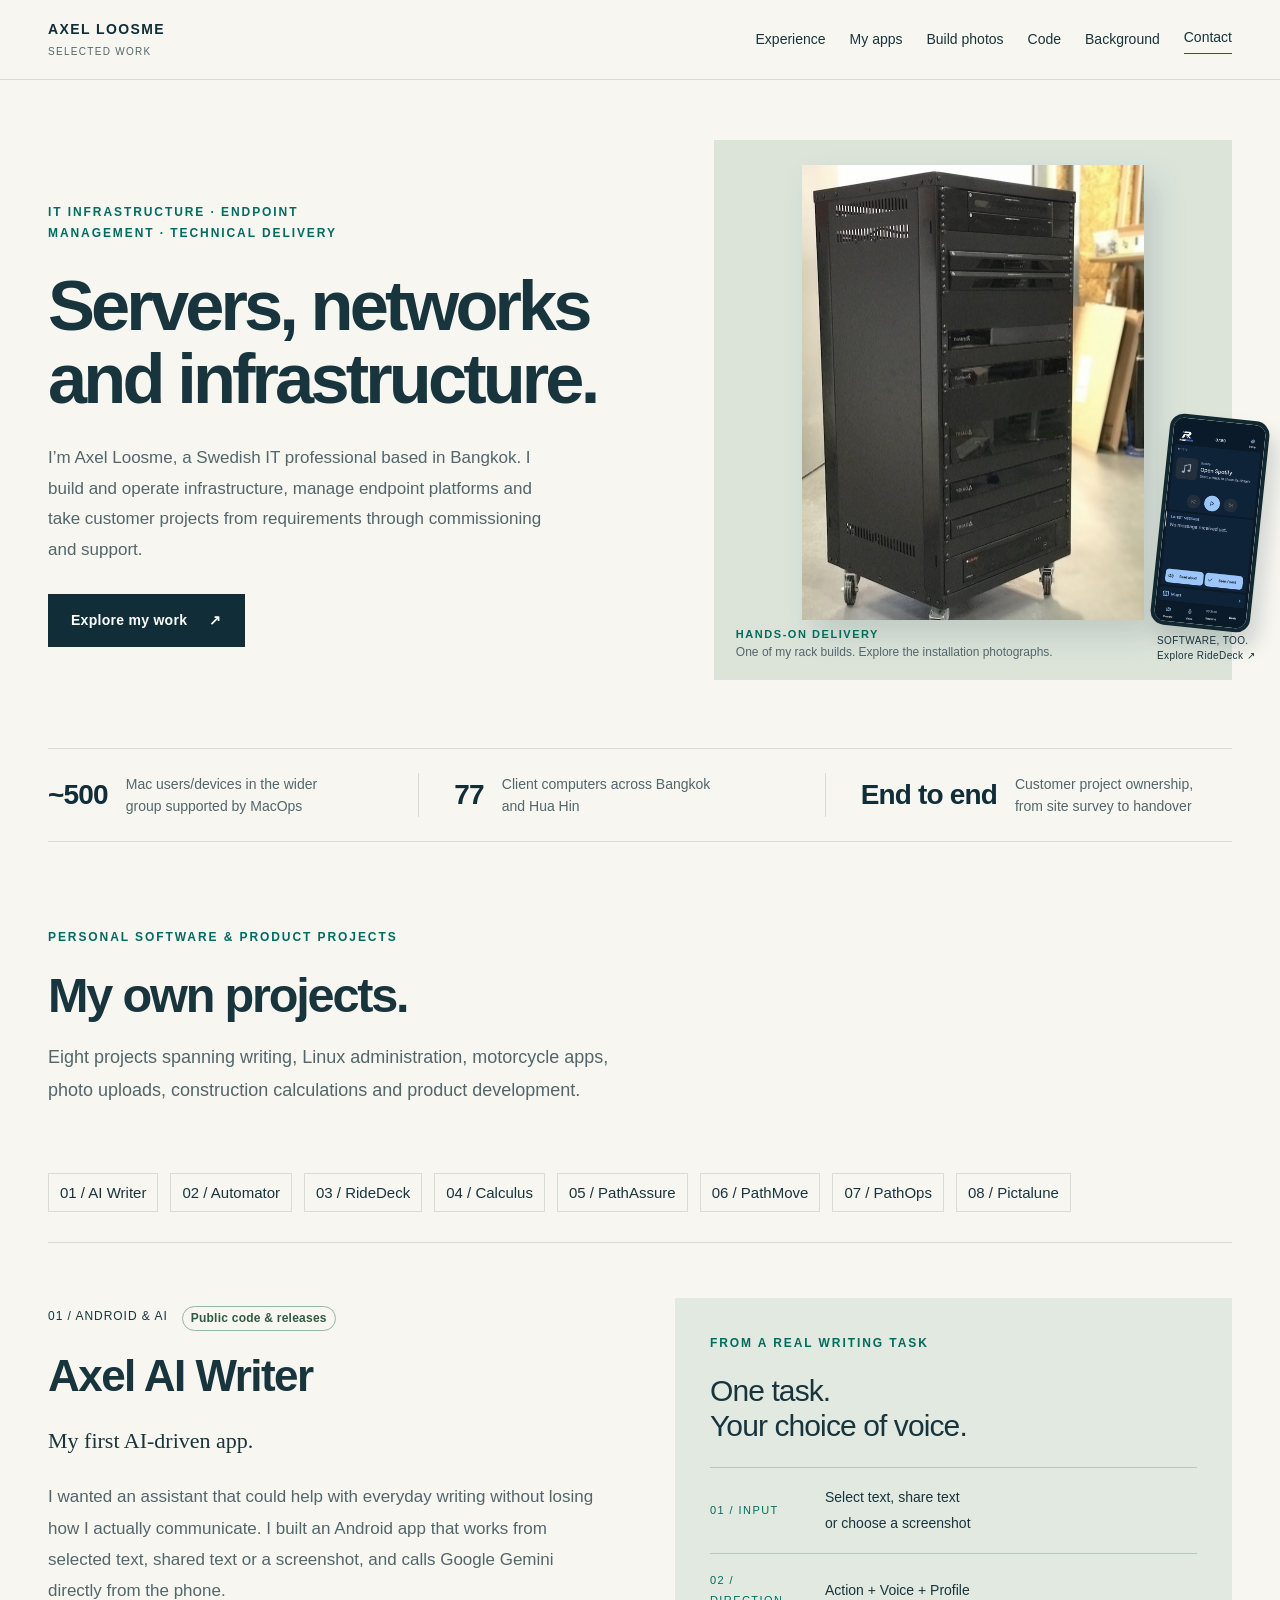
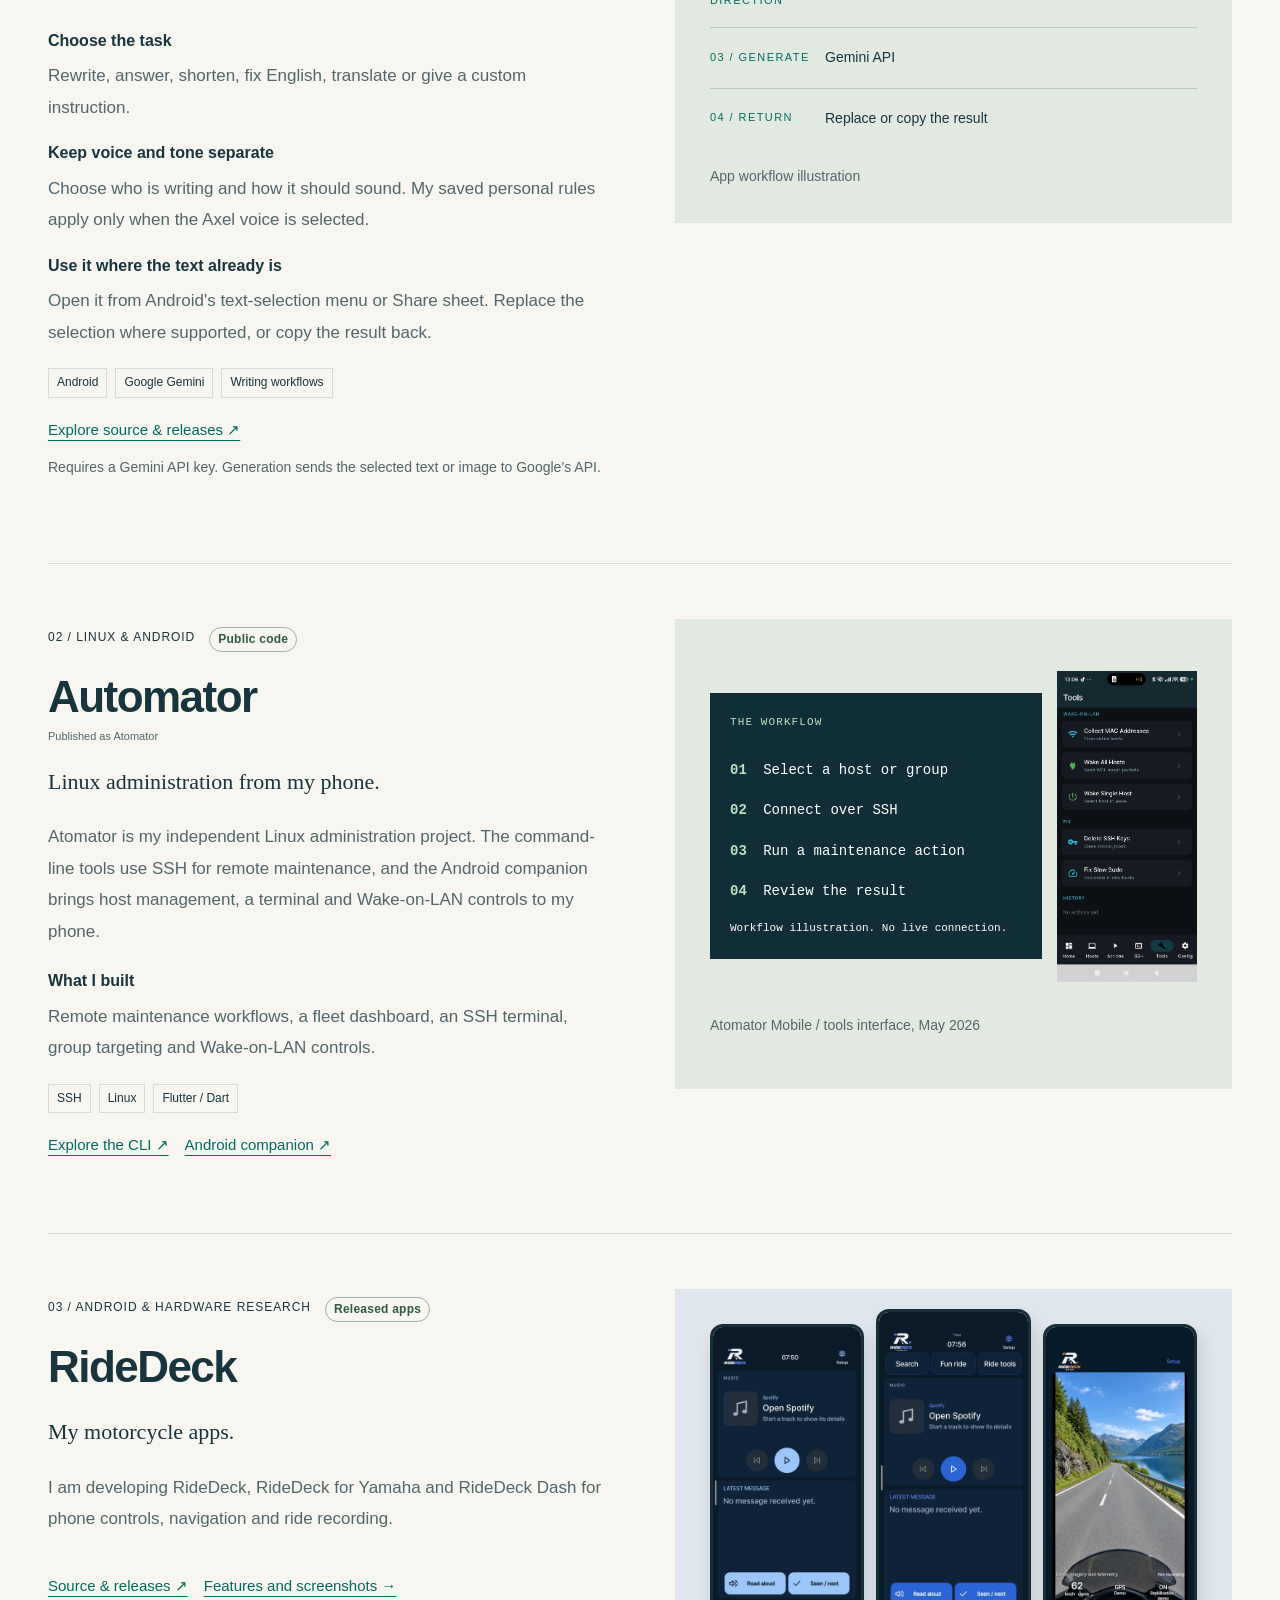
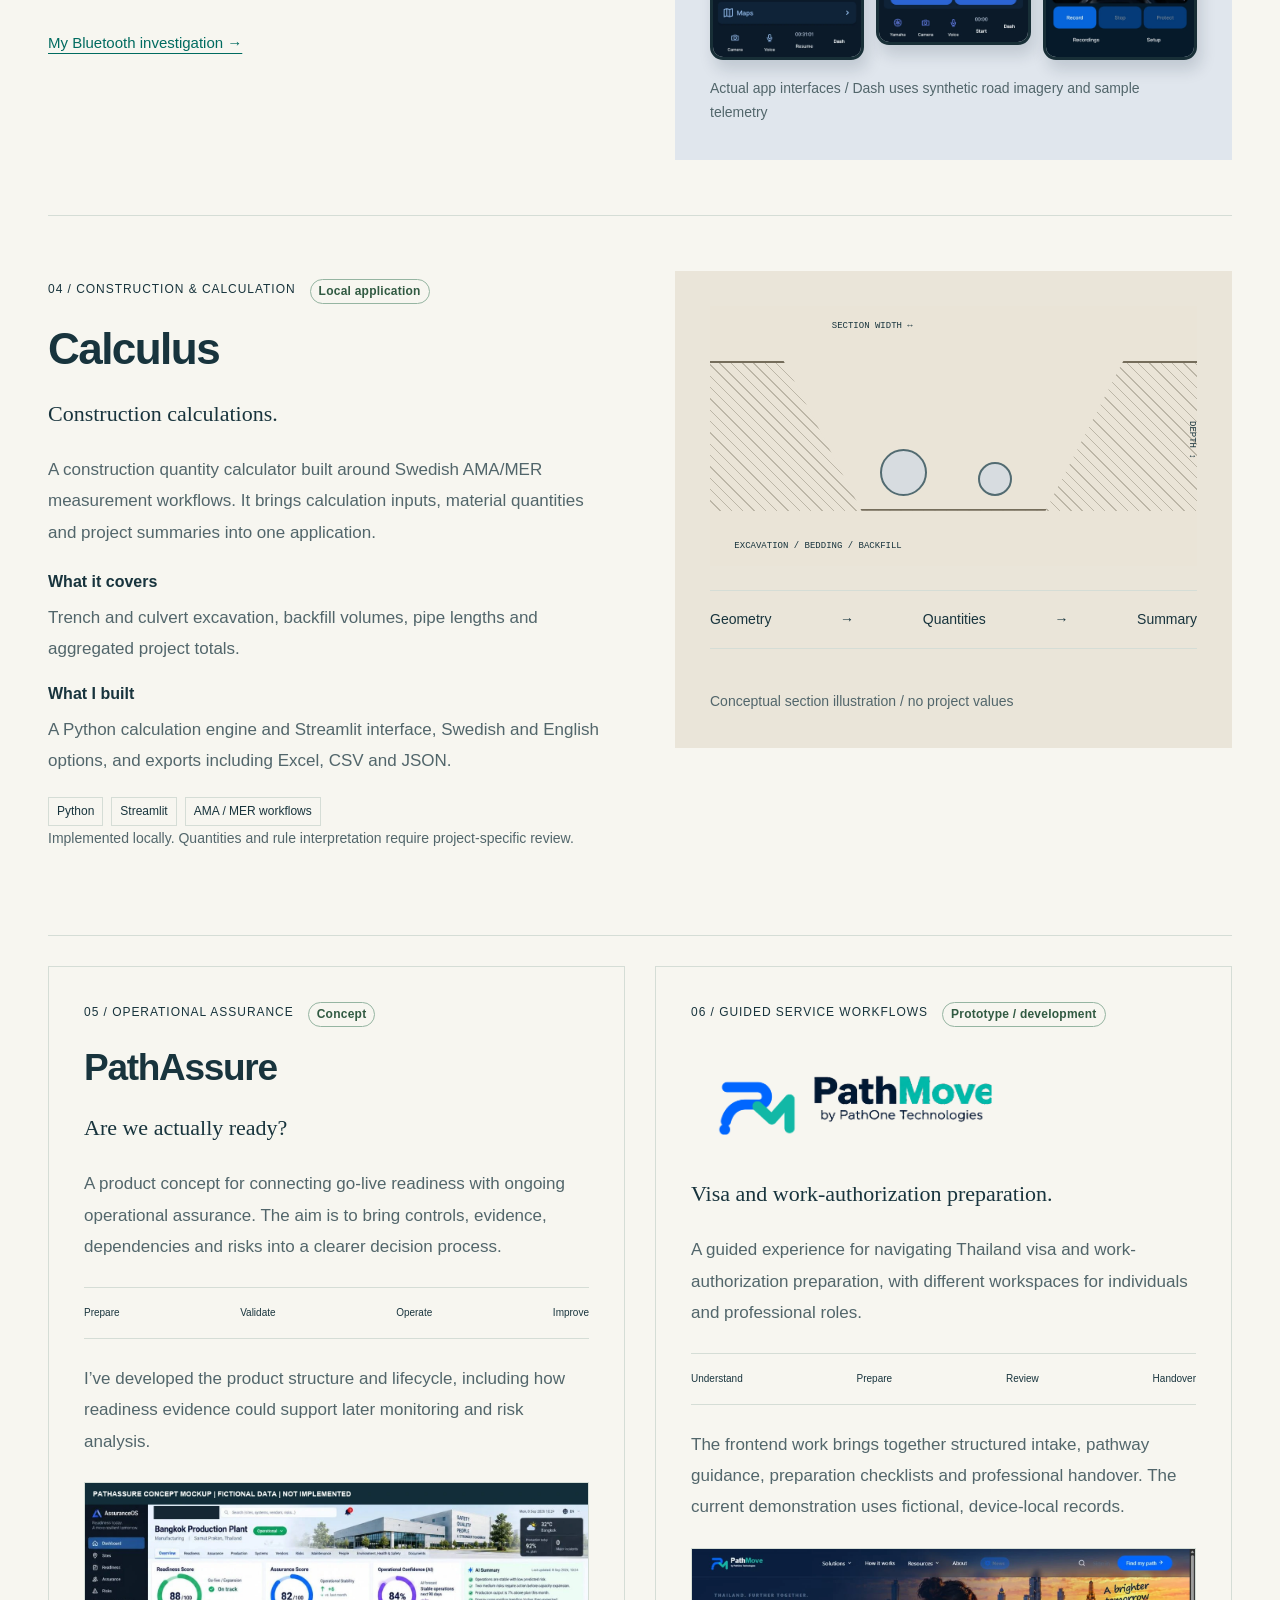
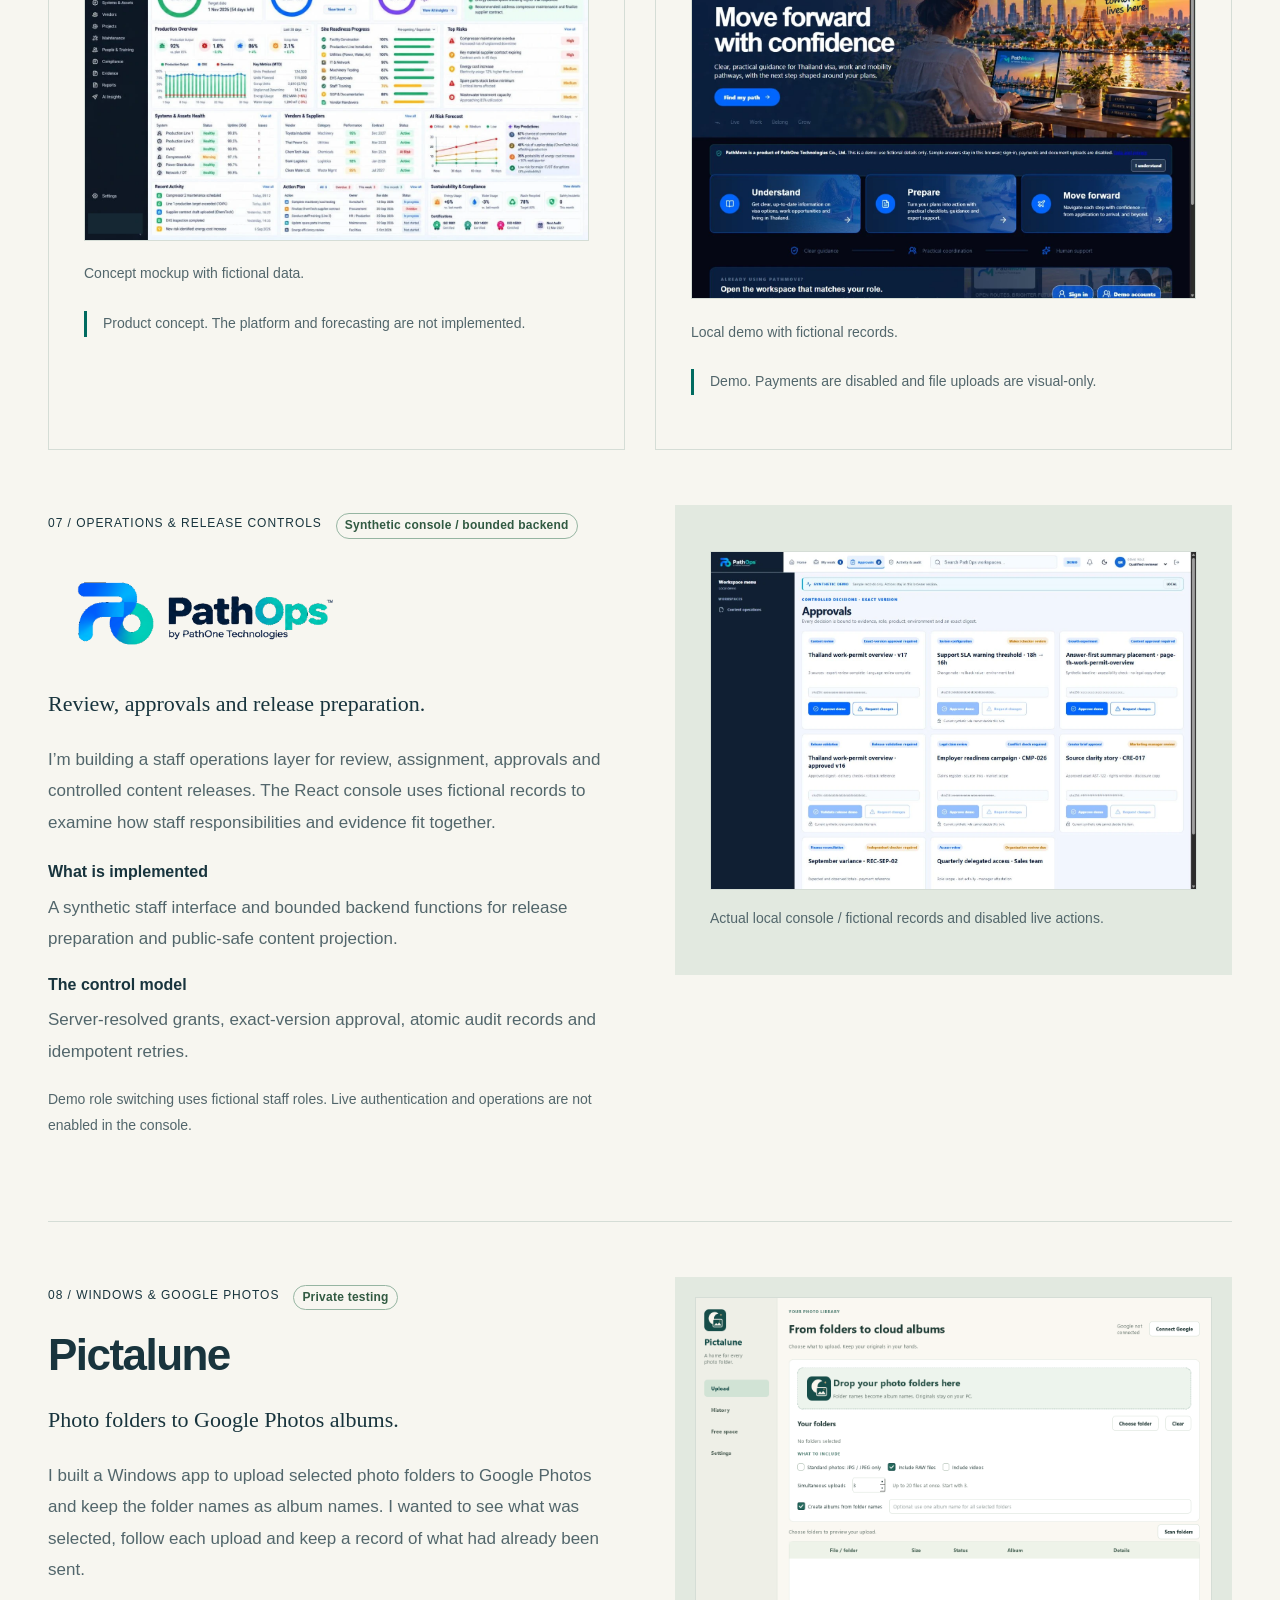
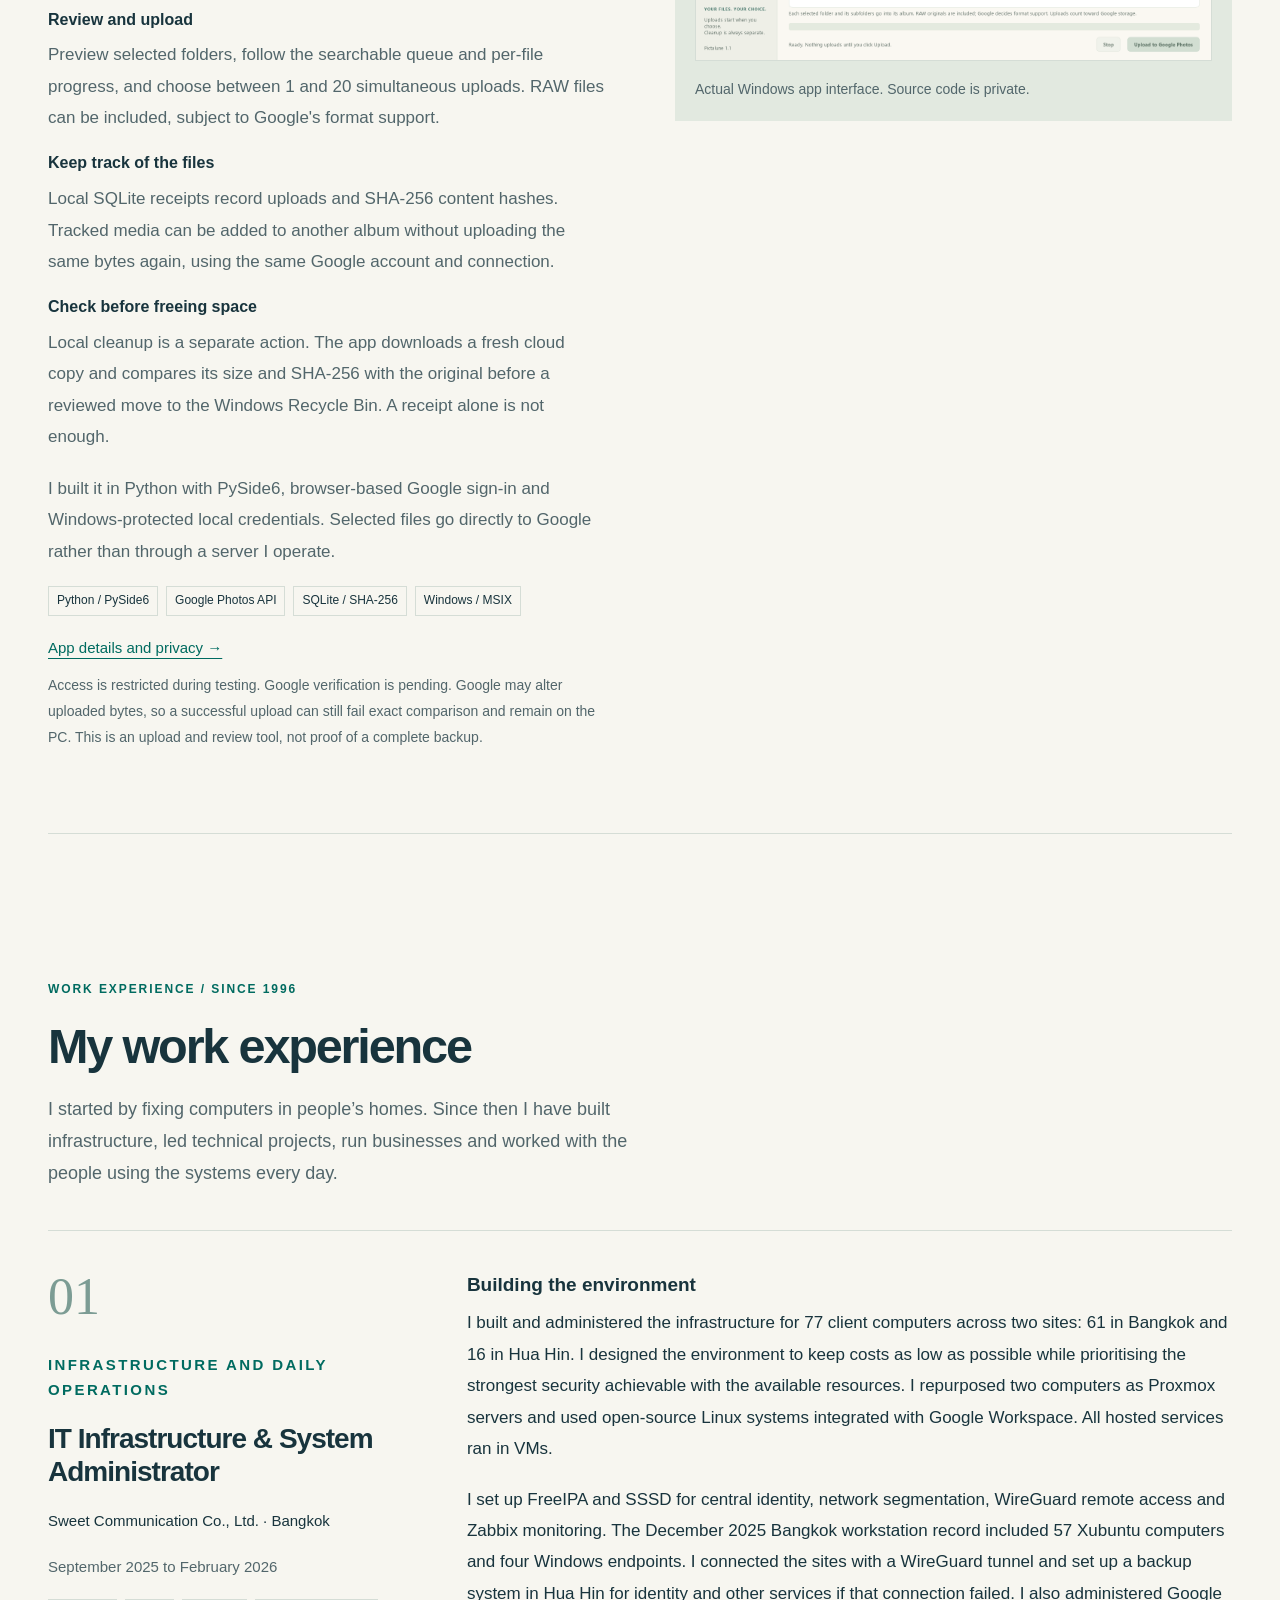
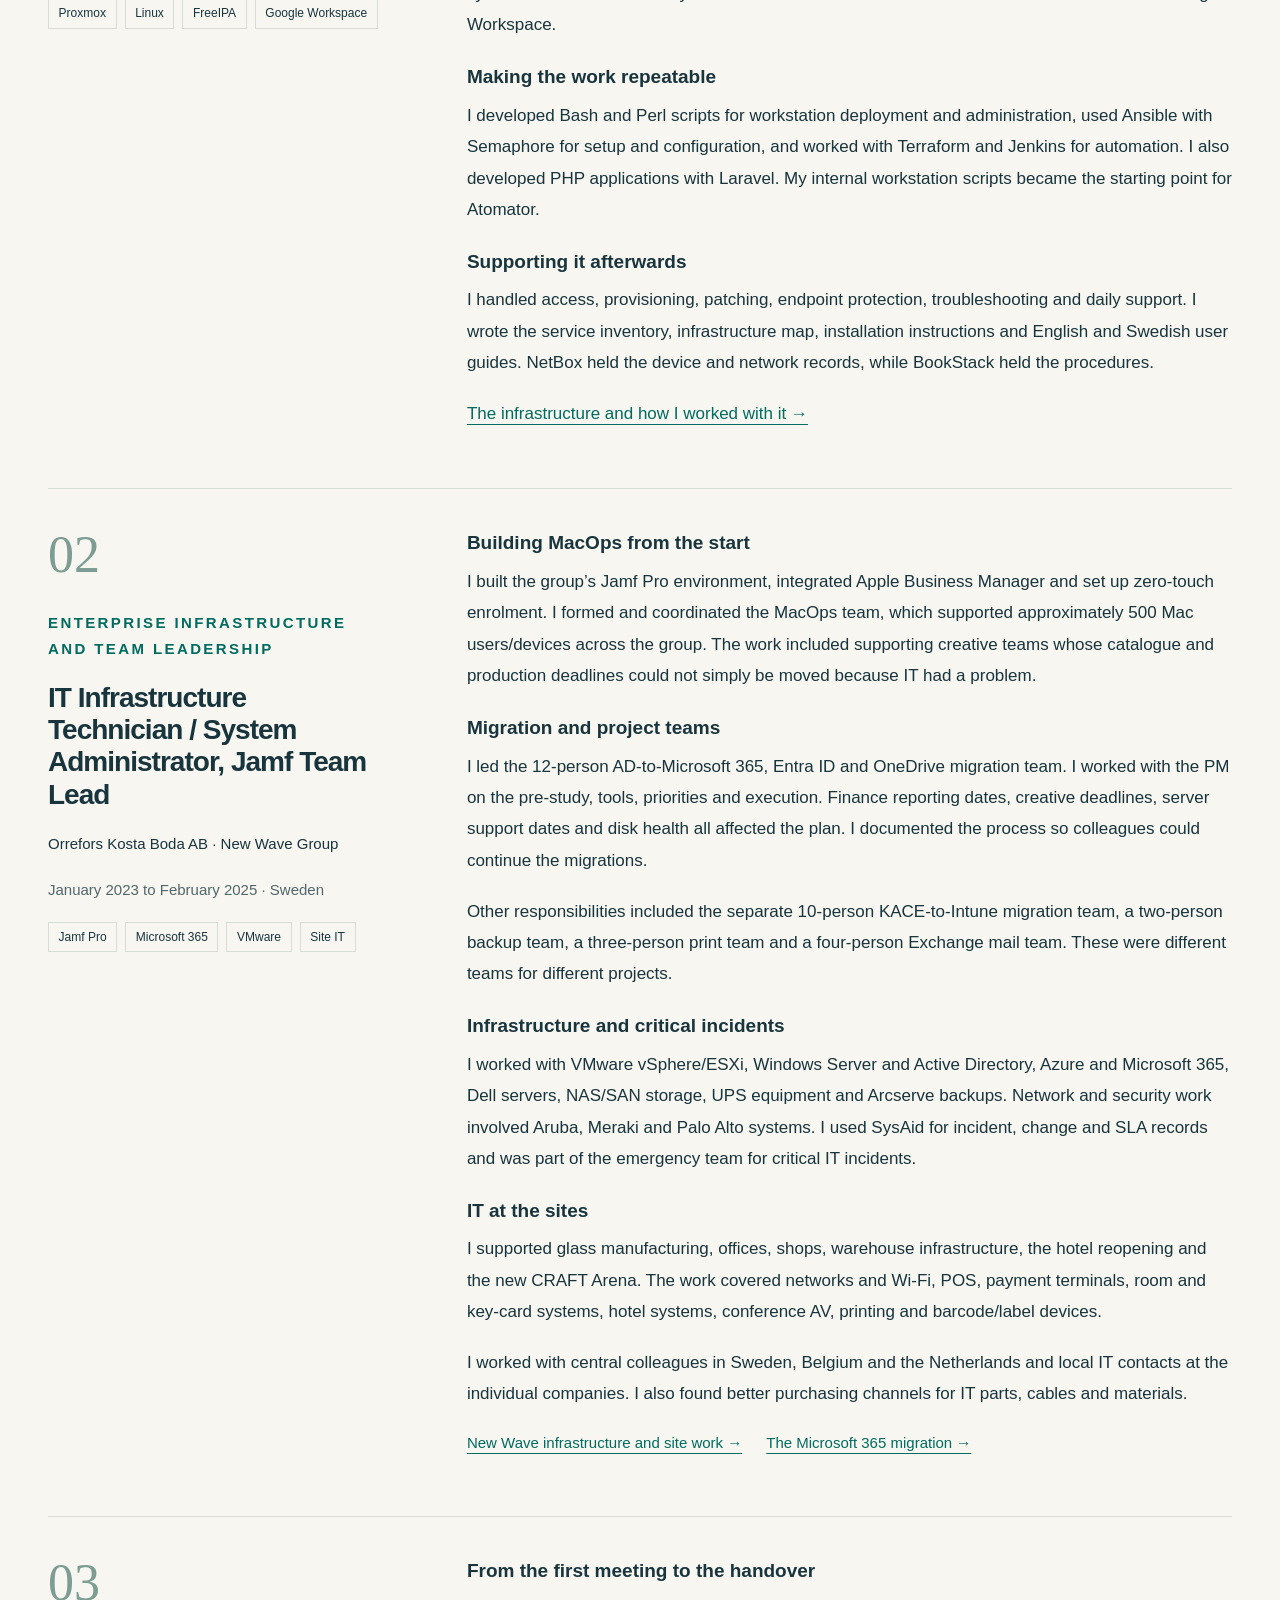
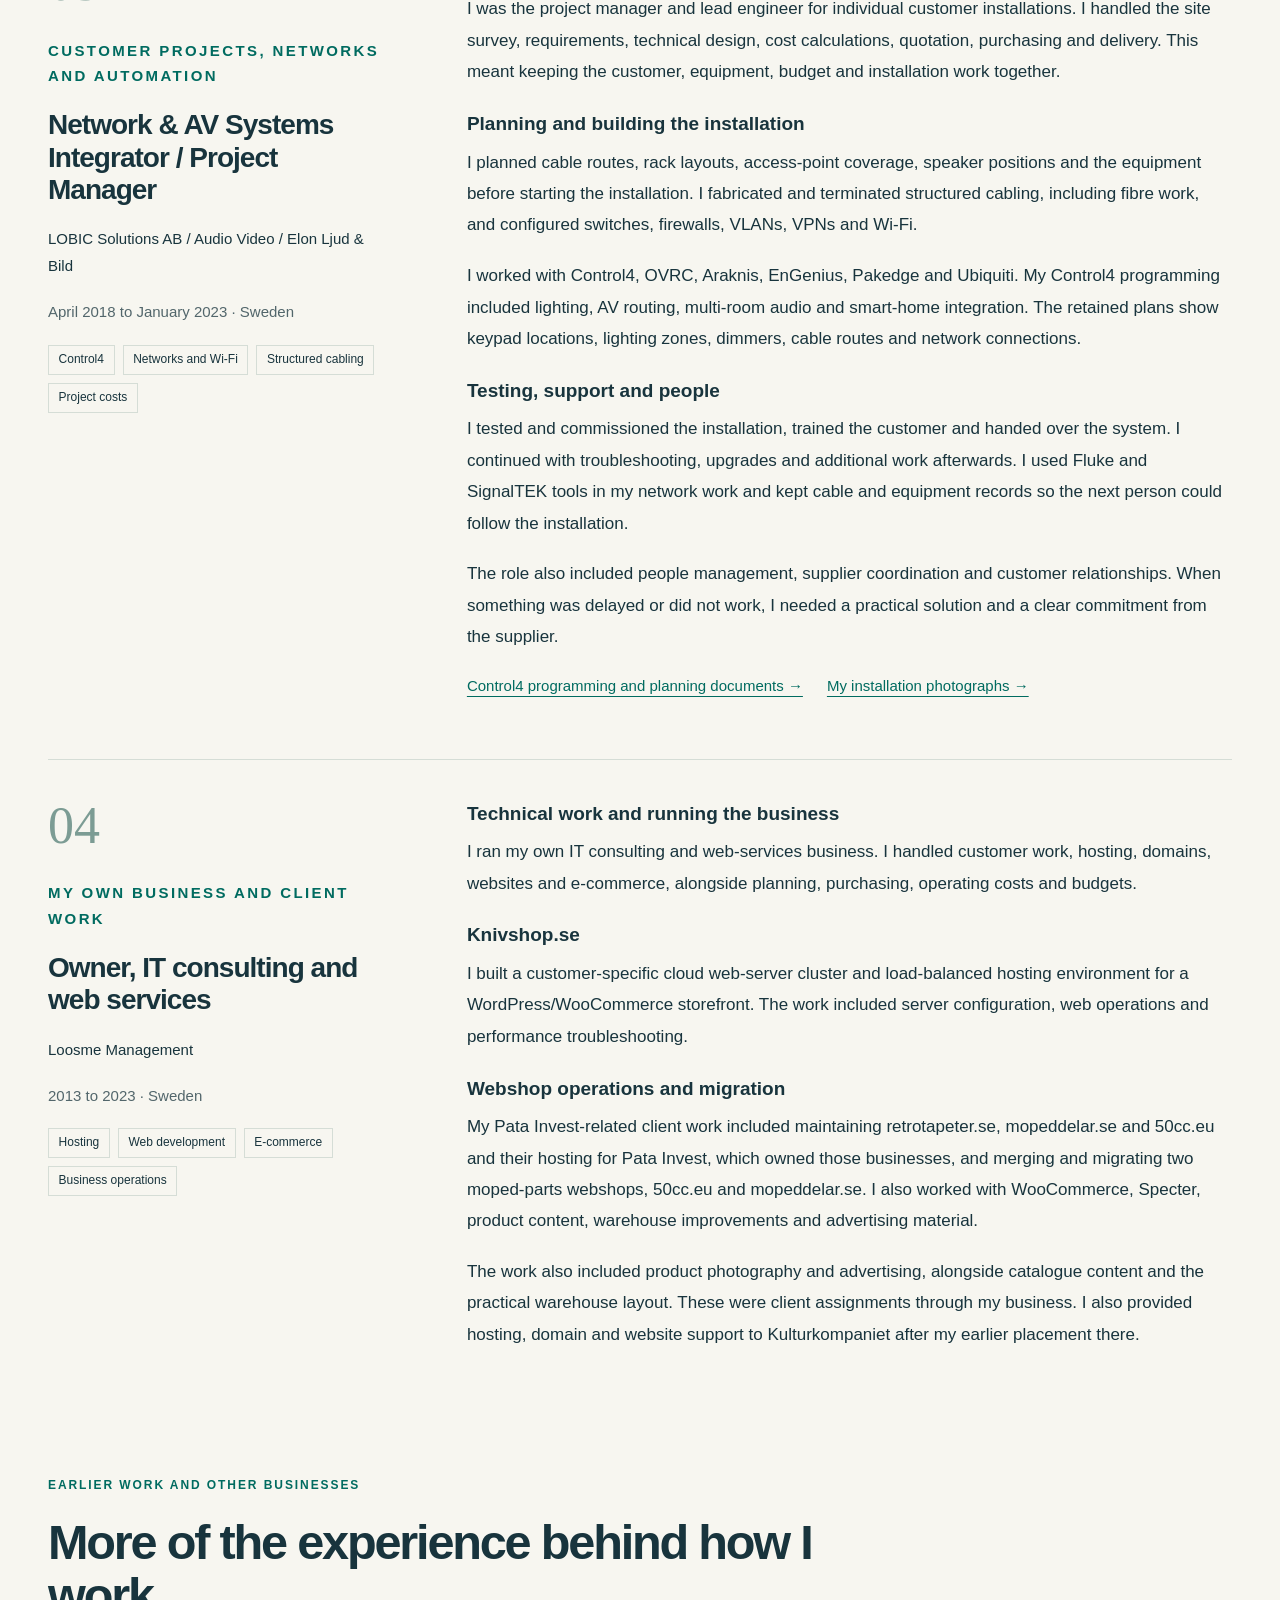
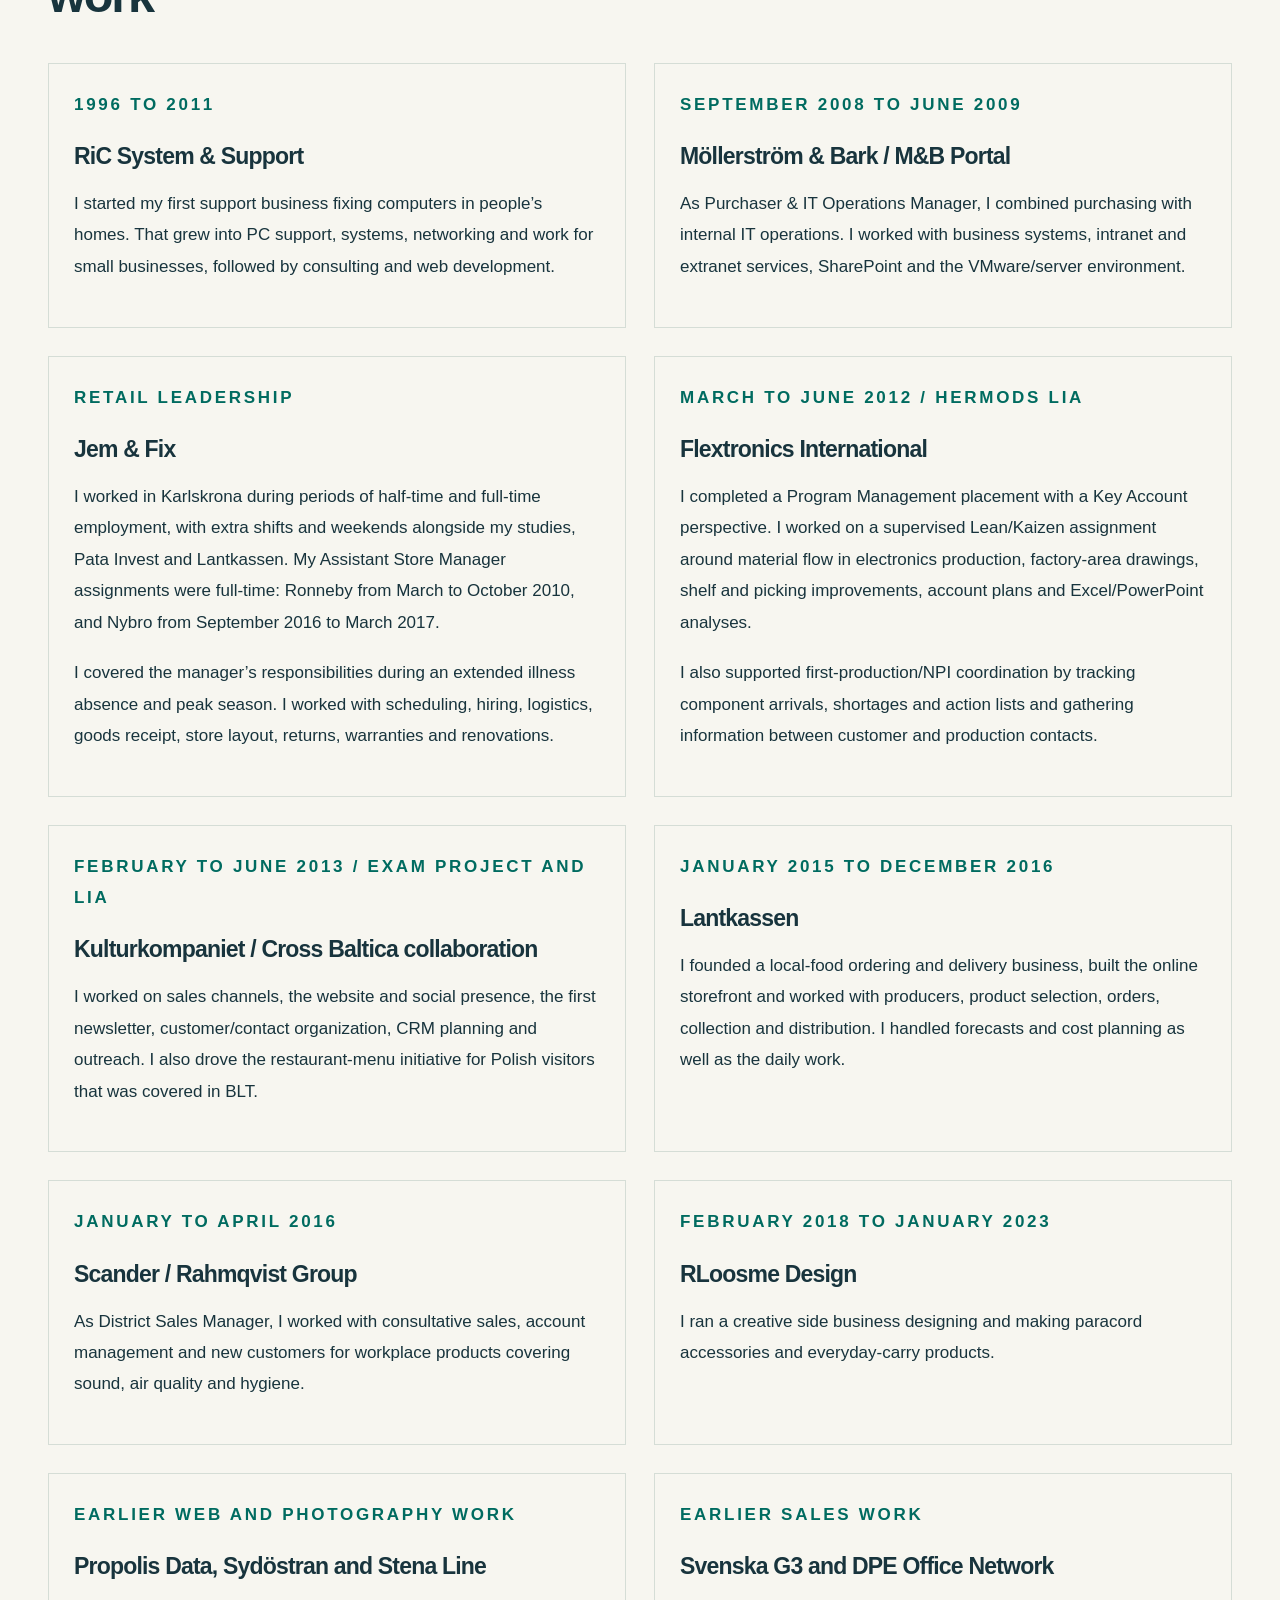
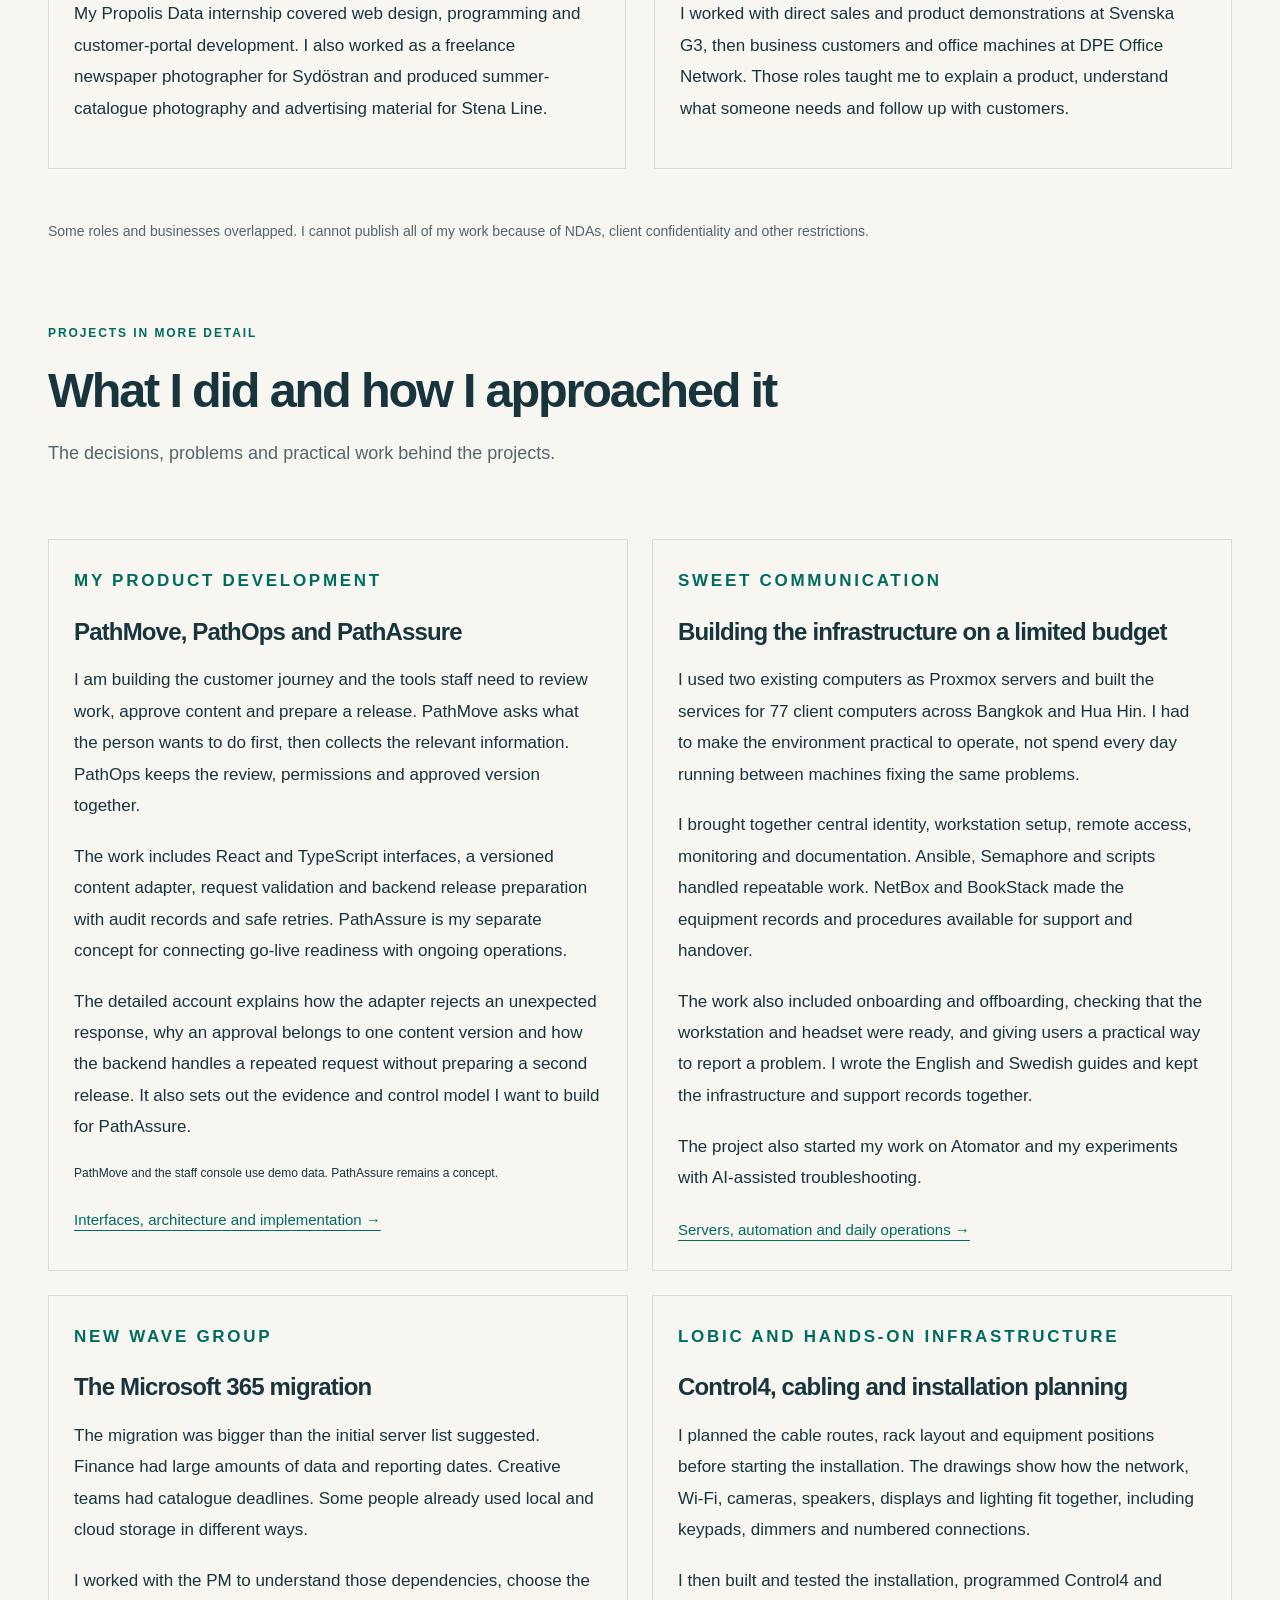
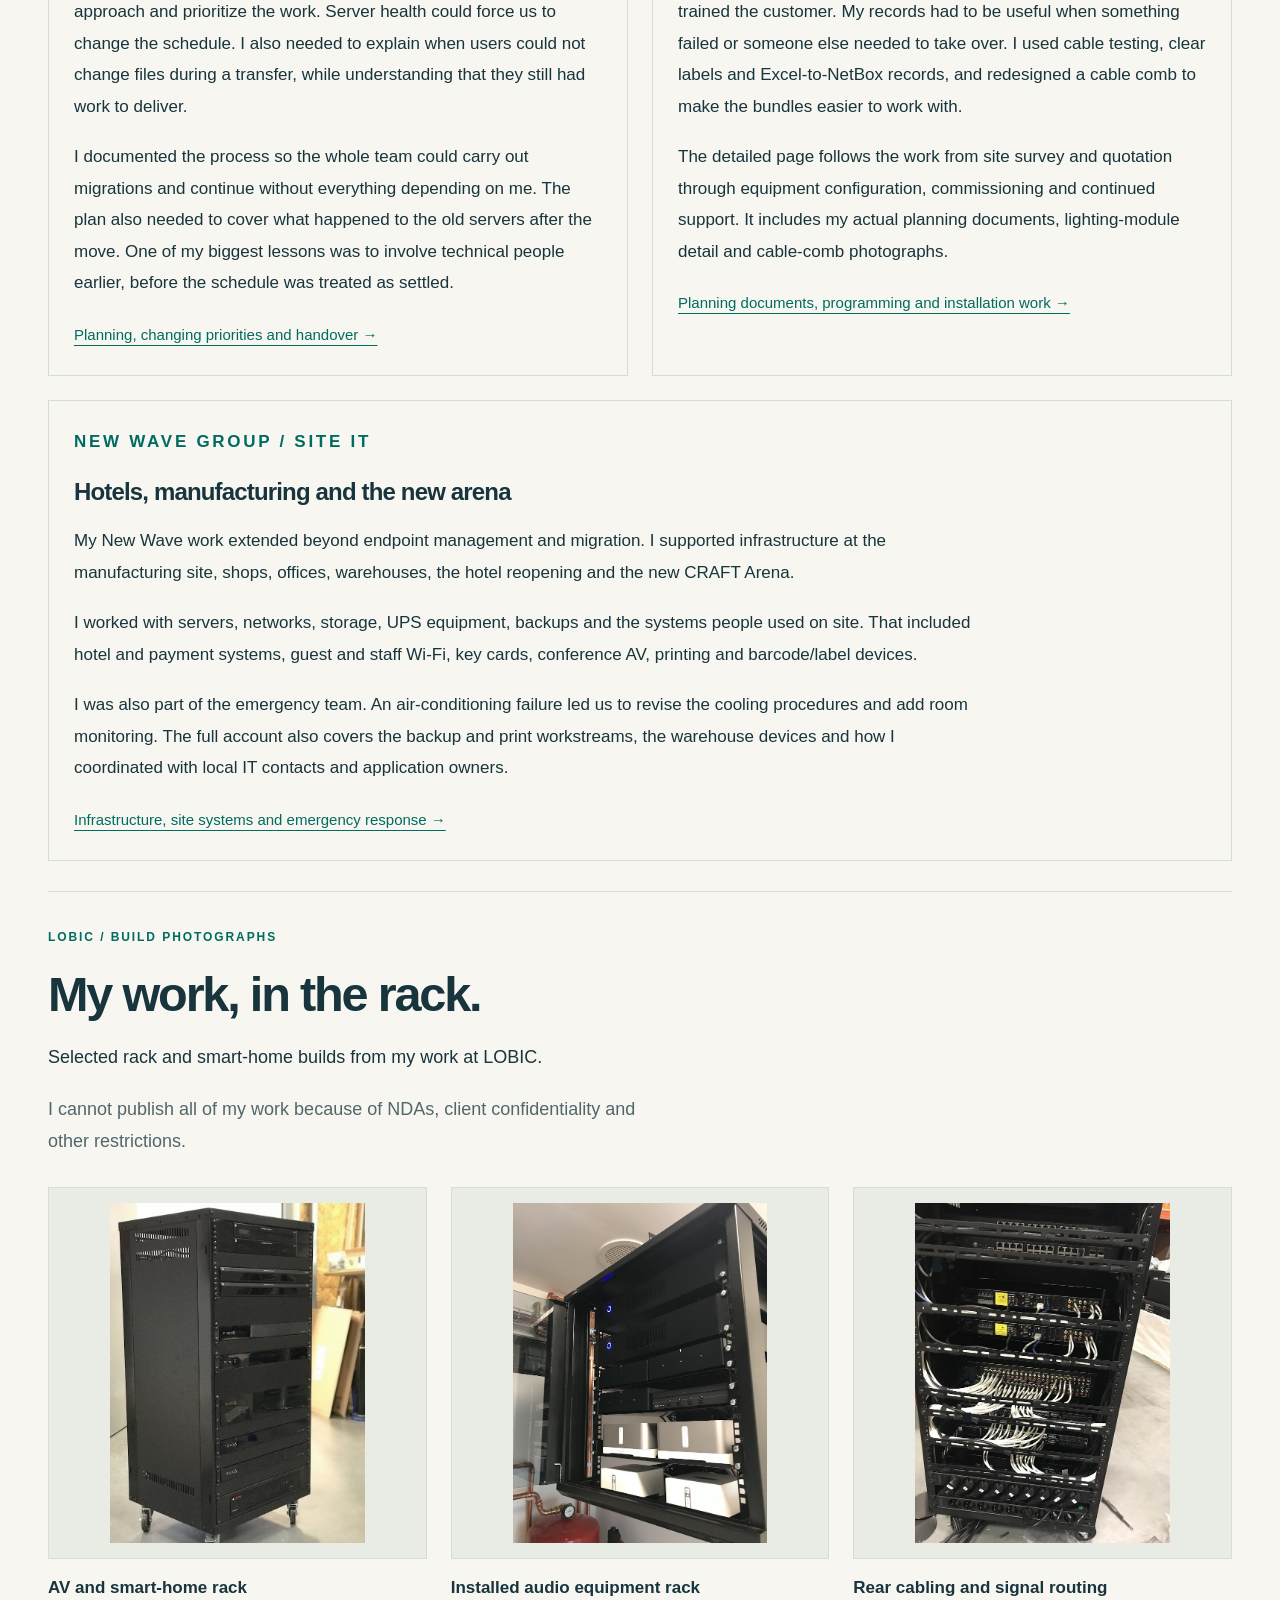
<file: index.html>
<!doctype html>
<html lang="en">
<head>
  <meta charset="utf-8">
  <meta name="viewport" content="width=device-width, initial-scale=1">
  <meta name="description" content="Axel Loosme: IT infrastructure, endpoint management and technical project delivery. Selected work, project stories and public code.">
  <title>Axel Loosme | Infrastructure &amp; Technical Delivery</title>
  <link rel="icon" type="image/svg+xml" href="data:image/svg+xml,%3Csvg xmlns='http://www.w3.org/2000/svg' viewBox='0 0 64 64'%3E%3Crect width='64' height='64' rx='12' fill='%230c2235'/%3E%3Cpath d='M14 46 29 17h7l14 29h-9l-3-7H25l-3 7zm14-14h7l-3-9z' fill='%235ce0ce'/%3E%3C/svg%3E">
  <link rel="stylesheet" href="styles.css">
  <link rel="stylesheet" href="redesign.css">
  <link rel="stylesheet" href="technical.css?v=20261030-readable">
</head>
<body>
<a class="skip" href="#main">Skip to content</a>
<header class="top"><a class="name" href="#">AXEL LOOSME<span>Selected work</span></a><nav aria-label="Main navigation"><a href="#work">Experience</a><a href="#personal-projects">My apps</a><a href="#gallery">Build photos</a><a href="#code">Code</a><a href="#background">Background</a><a href="#contact">Contact</a></nav></header>
<main id="main">
<section class="hero wrap"><div class="hero-layout"><div class="hero-copy">
  <p class="eyebrow">IT INFRASTRUCTURE · ENDPOINT MANAGEMENT · TECHNICAL DELIVERY</p>
  <h1>Servers, networks <br>and infrastructure.</h1>
  <div class="intro"><p>I’m Axel Loosme, a Swedish IT professional based in Bangkok. I build and operate infrastructure, manage endpoint platforms and take customer projects from requirements through commissioning and support.</p><a class="button" href="#work">Explore my work</a></div>
</div><figure class="hero-photograph"><a href="#gallery"><img src="assets/rack-build-02.jpg" width="684" height="911" alt="Front and side view of one of Axel's AV rack builds"></a><figcaption><span>HANDS-ON DELIVERY</span>One of my rack builds. Explore the installation photographs.</figcaption><a class="hero-app" href="#ridedeck-family"><img src="assets/ridedeck/standard-dark-portrait.webp" width="1220" height="2712" alt="RideDeck app interface"><span>SOFTWARE, TOO.<br>Explore RideDeck ↗</span></a></figure></div>
  <div class="scope"><div><strong>~500</strong><span>Mac users/devices in the wider group supported by MacOps</span></div><div><strong>77</strong><span>Client computers across Bangkok and Hua Hin</span></div><div><strong>End to end</strong><span>Customer project ownership, from site survey to handover</span></div></div>
</section>
<section id="personal-projects" class="personal-projects wrap" aria-labelledby="personal-projects-title"><div class="section-heading"><p class="eyebrow">PERSONAL SOFTWARE &amp; PRODUCT PROJECTS</p><h2 id="personal-projects-title">My own projects.</h2><p>Eight projects spanning writing, Linux administration, motorcycle apps, photo uploads, construction calculations and product development.</p></div><nav class="project-index" aria-label="Personal project index"><a href="#axel-ai-writer">01 / AI Writer</a><a href="#automator">02 / Automator</a><a href="#ridedeck-project">03 / RideDeck</a><a href="#calculus">04 / Calculus</a><a href="#pathassure">05 / PathAssure</a><a href="#pathmove">06 / PathMove</a><a href="#pathops">07 / PathOps</a><a href="#pictalune">08 / Pictalune</a></nav><article id="axel-ai-writer" class="project"><div class="project-copy"><div class="meta"><span>01 / ANDROID & AI</span><span class="status">Public code & releases</span></div><h3>Axel AI Writer</h3><p class="tagline">My first AI-driven app.</p><p>I wanted an assistant that could help with everyday writing without losing how I actually communicate. I built an Android app that works from selected text, shared text or a screenshot, and calls Google Gemini directly from the phone.</p><dl><dt>Choose the task</dt><dd>Rewrite, answer, shorten, fix English, translate or give a custom instruction.</dd><dt>Keep voice and tone separate</dt><dd>Choose who is writing and how it should sound. My saved personal rules apply only when the Axel voice is selected.</dd><dt>Use it where the text already is</dt><dd>Open it from Android's text-selection menu or Share sheet. Replace the selection where supported, or copy the result back.</dd></dl><div class="tags"><span>Android</span><span>Google Gemini</span><span>Writing workflows</span></div><a class="text-link" href="https://github.com/axelsarassamit/axel-ai-writer">Explore source & releases ↗</a><p class="small">Requires a Gemini API key. Generation sends the selected text or image to Google’s API.</p></div><figure class="visual ai-voice"><p class="eyebrow">FROM A REAL WRITING TASK</p><h4>One task.<br>Your choice of voice.</h4><div class="voice-steps"><div><span>01 / INPUT</span><strong>Select text, share text<br>or choose a screenshot</strong></div><div><span>02 / DIRECTION</span><strong>Action + Voice + Profile</strong></div><div><span>03 / GENERATE</span><strong>Gemini API</strong></div><div><span>04 / RETURN</span><strong>Replace or copy the result</strong></div></div><figcaption>App workflow illustration</figcaption></figure></article>
<article id="automator" class="project"><div class="project-copy"><div class="meta"><span>02 / LINUX & ANDROID</span><span class="status">Public code</span></div><h3>Automator<span class="subname">Published as Atomator</span></h3><p class="tagline">Linux administration from my phone.</p><p>Atomator is my independent Linux administration project. The command-line tools use SSH for remote maintenance, and the Android companion brings host management, a terminal and Wake-on-LAN controls to my phone.</p><dl><dt>What I built</dt><dd>Remote maintenance workflows, a fleet dashboard, an SSH terminal, group targeting and Wake-on-LAN controls.</dd></dl><div class="tags"><span>SSH</span><span>Linux</span><span>Flutter / Dart</span></div><a class="text-link" href="https://github.com/axelsarassamit/atomator">Explore the CLI ↗</a><a class="text-link" href="https://github.com/axelsarassamit/atomator-android-app">Android companion ↗</a></div><figure class="visual atomator"><div class="terminal" aria-label="Illustrative workflow"><div class="terminal-top"><i></i><i></i><i></i><span>THE WORKFLOW</span></div><p><b>01</b> Select a host or group</p><p><b>02</b> Connect over SSH</p><p><b>03</b> Run a maintenance action</p><p><b>04</b> Review the result</p><small>Workflow illustration. No live connection.</small></div><img src="assets/atomator-tools.jpg" alt="Actual Atomator Mobile tools screen" loading="lazy" width="385" height="855"><figcaption>Atomator Mobile / tools interface, May 2026</figcaption></figure></article>
<article id="ridedeck-project" class="project"><div class="project-copy"><div class="meta"><span>03 / ANDROID & HARDWARE RESEARCH</span><span class="status">Released apps</span></div><h3>RideDeck</h3><p class="tagline">My motorcycle apps.</p><p>I am developing RideDeck, RideDeck for Yamaha and RideDeck Dash for phone controls, navigation and ride recording.</p><a class="text-link" href="https://github.com/axelsarassamit/RideDeck">Source & releases ↗</a><a class="text-link" href="#ridedeck-family">Features and screenshots →</a><a class="text-link" href="#ridedeck-research">My Bluetooth investigation →</a></div><figure class="visual ride"><div class="screen-row"><img src="assets/ridedeck/standard-dark-portrait.webp" alt="RideDeck standard app" loading="lazy" width="720" height="1600"><img src="assets/ridedeck/yamaha-dark-portrait.webp" alt="RideDeck Yamaha app" loading="lazy" width="720" height="1600"><img src="assets/ridedeck/dash-dark-portrait.webp" alt="RideDeck Dash recording app" loading="lazy" width="720" height="1600"></div><figcaption>Actual app interfaces / Dash uses synthetic road imagery and sample telemetry</figcaption></figure></article>
<article id="calculus" class="project"><div class="project-copy"><div class="meta"><span>04 / CONSTRUCTION & CALCULATION</span><span class="status">Local application</span></div><h3>Calculus</h3><p class="tagline">Construction calculations.</p><p>A construction quantity calculator built around Swedish AMA/MER measurement workflows. It brings calculation inputs, material quantities and project summaries into one application.</p><dl><dt>What it covers</dt><dd>Trench and culvert excavation, backfill volumes, pipe lengths and aggregated project totals.</dd><dt>What I built</dt><dd>A Python calculation engine and Streamlit interface, Swedish and English options, and exports including Excel, CSV and JSON.</dd></dl><div class="tags"><span>Python</span><span>Streamlit</span><span>AMA / MER workflows</span></div><p class="small">Implemented locally. Quantities and rule interpretation require project-specific review.</p></div><figure class="visual calculus"><div class="drawing"><div class="ground"></div><div class="trench"></div><div class="pipe p1"></div><div class="pipe p2"></div><span class="dimension width">SECTION WIDTH ↔</span><span class="dimension depth">DEPTH ↕</span><span class="dimension bottom">EXCAVATION / BEDDING / BACKFILL</span></div><div class="calc-flow"><span>Geometry</span><b>→</b><span>Quantities</span><b>→</b><span>Summary</span></div><figcaption>Conceptual section illustration / no project values</figcaption></figure></article>
<article id="pathassure" class="concept"><div class="meta"><span>05 / OPERATIONAL ASSURANCE</span><span class="status concept-status">Concept</span></div><h3>PathAssure</h3><p class="tagline">Are we actually ready?</p><p>A product concept for connecting go-live readiness with ongoing operational assurance. The aim is to bring controls, evidence, dependencies and risks into a clearer decision process.</p><div class="lifecycle"><span>Prepare</span><span>Validate</span><span>Operate</span><span>Improve</span></div><p>I’ve developed the product structure and lifecycle, including how readiness evidence could support later monitoring and risk analysis.</p><figure class="product-proof"><img src="assets/engineering/pathassure-concept.webp" width="1280" height="908" loading="lazy" alt="PathAssure historical concept dashboard with fictional data and identifying fields masked"><figcaption>Concept mockup with fictional data.</figcaption></figure><p class="boundary">Product concept. The platform and forecasting are not implemented.</p></article>
<article id="pathmove" class="concept"><div class="meta"><span>06 / GUIDED SERVICE WORKFLOWS</span><span class="status concept-status">Prototype / development</span></div><h3 class="product-brand"><img class="official-product-logo" width="320" height="107" src="assets/brands/pathmove-official.png" alt="PathMove by PathOne Technologies"></h3><p class="tagline">Visa and work-authorization preparation.</p><p>A guided experience for navigating Thailand visa and work-authorization preparation, with different workspaces for individuals and professional roles.</p><div class="lifecycle"><span>Understand</span><span>Prepare</span><span>Review</span><span>Handover</span></div><p>The frontend work brings together structured intake, pathway guidance, preparation checklists and professional handover. The current demonstration uses fictional, device-local records.</p><figure class="product-proof"><img src="assets/engineering/pathmove-home.webp" width="1425" height="990" loading="lazy" alt="PathMove local demonstration homepage"><figcaption>Local demo with fictional records.</figcaption></figure><p class="boundary">Demo. Payments are disabled and file uploads are visual-only.</p></article><article id="pathops" class="project pathops-proof"><div class="project-copy"><div class="meta"><span>07 / OPERATIONS &amp; RELEASE CONTROLS</span><span class="status">Synthetic console / bounded backend</span></div><h3 class="product-brand"><img class="official-product-logo" width="320" height="110" src="assets/brands/pathops-official.png" alt="PathOps by PathOne Technologies"></h3><p class="tagline">Review, approvals and release preparation.</p><p>I’m building a staff operations layer for review, assignment, approvals and controlled content releases. The React console uses fictional records to examine how staff responsibilities and evidence fit together.</p><dl><dt>What is implemented</dt><dd>A synthetic staff interface and bounded backend functions for release preparation and public-safe content projection.</dd><dt>The control model</dt><dd>Server-resolved grants, exact-version approval, atomic audit records and idempotent retries.</dd></dl><p class="small">Demo role switching uses fictional staff roles. Live authentication and operations are not enabled in the console.</p></div><figure class="visual"><img src="assets/engineering/pathops-approvals.webp" width="1425" height="990" loading="lazy" alt="PathOps synthetic approval console"><figcaption>Actual local console / fictional records and disabled live actions.</figcaption></figure></article><article id="pictalune" class="project"><div class="project-copy"><div class="meta"><span>08 / WINDOWS &amp; GOOGLE PHOTOS</span><span class="status">Private testing</span></div><h3>Pictalune</h3><p class="tagline">Photo folders to Google Photos albums.</p><p>I built a Windows app to upload selected photo folders to Google Photos and keep the folder names as album names. I wanted to see what was selected, follow each upload and keep a record of what had already been sent.</p><dl><dt>Review and upload</dt><dd>Preview selected folders, follow the searchable queue and per-file progress, and choose between 1 and 20 simultaneous uploads. RAW files can be included, subject to Google's format support.</dd><dt>Keep track of the files</dt><dd>Local SQLite receipts record uploads and SHA-256 content hashes. Tracked media can be added to another album without uploading the same bytes again, using the same Google account and connection.</dd><dt>Check before freeing space</dt><dd>Local cleanup is a separate action. The app downloads a fresh cloud copy and compares its size and SHA-256 with the original before a reviewed move to the Windows Recycle Bin. A receipt alone is not enough.</dd></dl><p>I built it in Python with PySide6, browser-based Google sign-in and Windows-protected local credentials. Selected files go directly to Google rather than through a server I operate.</p><div class="tags"><span>Python / PySide6</span><span>Google Photos API</span><span>SQLite / SHA-256</span><span>Windows / MSIX</span></div><a class="text-link" href="pictalune/">App details and privacy →</a><p class="small">Access is restricted during testing. Google verification is pending. Google may alter uploaded bytes, so a successful upload can still fail exact comparison and remain on the PC. This is an upload and review tool, not proof of a complete backup.</p></div><figure class="visual pictalune-proof"><img src="pictalune/app.png" width="1366" height="960" loading="lazy" alt="Actual Pictalune Windows interface with folder selection and Upload, History, Free space and Settings navigation"><figcaption>Actual Windows app interface. Source code is private.</figcaption></figure></article></section>
<section id="work" class="work wrap">
<div class="section-heading"><p class="eyebrow">WORK EXPERIENCE / SINCE 1996</p><h2>My work experience</h2><p>I started by fixing computers in people’s homes. Since then I have built infrastructure, led technical projects, run businesses and worked with the people using the systems every day.</p></div>
<article class="case" id="sweet-experience"><div class="case-side"><span class="number">01</span><p class="eyebrow">INFRASTRUCTURE AND DAILY OPERATIONS</p><h3>IT Infrastructure &amp; System Administrator</h3><p>Sweet Communication Co., Ltd. · Bangkok</p><p class="date">September 2025 to February 2026</p><div class="tags"><span>Proxmox</span><span>Linux</span><span>FreeIPA</span><span>Google Workspace</span></div></div><div class="case-body"><h4>Building the environment</h4><p>I built and administered the infrastructure for 77 client computers across two sites: 61 in Bangkok and 16 in Hua Hin. I designed the environment to keep costs as low as possible while prioritising the strongest security achievable with the available resources. I repurposed two computers as Proxmox servers and used open-source Linux systems integrated with Google Workspace. All hosted services ran in VMs.</p><p>I set up FreeIPA and SSSD for central identity, network segmentation, WireGuard remote access and Zabbix monitoring. The December 2025 Bangkok workstation record included 57 Xubuntu computers and four Windows endpoints. I connected the sites with a WireGuard tunnel and set up a backup system in Hua Hin for identity and other services if that connection failed. I also administered Google Workspace.</p><h4>Making the work repeatable</h4><p>I developed Bash and Perl scripts for workstation deployment and administration, used Ansible with Semaphore for setup and configuration, and worked with Terraform and Jenkins for automation. I also developed PHP applications with Laravel. My internal workstation scripts became the starting point for Atomator.</p><h4>Supporting it afterwards</h4><p>I handled access, provisioning, patching, endpoint protection, troubleshooting and daily support. I wrote the service inventory, infrastructure map, installation instructions and English and Swedish user guides. NetBox held the device and network records, while BookStack held the procedures.</p><p><a class="text-link" href="sweet-infrastructure.html">The infrastructure and how I worked with it →</a></p></div></article>
<article class="case" id="new-wave-experience"><div class="case-side"><span class="number">02</span><p class="eyebrow">ENTERPRISE INFRASTRUCTURE AND TEAM LEADERSHIP</p><h3>IT Infrastructure Technician / System Administrator, Jamf Team Lead</h3><p>Orrefors Kosta Boda AB · New Wave Group</p><p class="date">January 2023 to February 2025 · Sweden</p><div class="tags"><span>Jamf Pro</span><span>Microsoft 365</span><span>VMware</span><span>Site IT</span></div></div><div class="case-body"><h4>Building MacOps from the start</h4><p>I built the group’s Jamf Pro environment, integrated Apple Business Manager and set up zero-touch enrolment. I formed and coordinated the MacOps team, which supported approximately 500 Mac users/devices across the group. The work included supporting creative teams whose catalogue and production deadlines could not simply be moved because IT had a problem.</p><h4>Migration and project teams</h4><p>I led the 12-person AD-to-Microsoft 365, Entra ID and OneDrive migration team. I worked with the PM on the pre-study, tools, priorities and execution. Finance reporting dates, creative deadlines, server support dates and disk health all affected the plan. I documented the process so colleagues could continue the migrations.</p><p>Other responsibilities included the separate 10-person KACE-to-Intune migration team, a two-person backup team, a three-person print team and a four-person Exchange mail team. These were different teams for different projects.</p><h4>Infrastructure and critical incidents</h4><p>I worked with VMware vSphere/ESXi, Windows Server and Active Directory, Azure and Microsoft 365, Dell servers, NAS/SAN storage, UPS equipment and Arcserve backups. Network and security work involved Aruba, Meraki and Palo Alto systems. I used SysAid for incident, change and SLA records and was part of the emergency team for critical IT incidents.</p><h4>IT at the sites</h4><p>I supported glass manufacturing, offices, shops, warehouse infrastructure, the hotel reopening and the new CRAFT Arena. The work covered networks and Wi-Fi, POS, payment terminals, room and key-card systems, hotel systems, conference AV, printing and barcode/label devices.</p><p>I worked with central colleagues in Sweden, Belgium and the Netherlands and local IT contacts at the individual companies. I also found better purchasing channels for IT parts, cables and materials.</p><p class="experience-links"><a class="text-link" href="new-wave-infrastructure.html">New Wave infrastructure and site work →</a><a class="text-link" href="microsoft365-migration.html">The Microsoft 365 migration →</a></p></div></article>
<article class="case" id="lobic-experience"><div class="case-side"><span class="number">03</span><p class="eyebrow">CUSTOMER PROJECTS, NETWORKS AND AUTOMATION</p><h3>Network &amp; AV Systems Integrator / Project Manager</h3><p>LOBIC Solutions AB / Audio Video / Elon Ljud &amp; Bild</p><p class="date">April 2018 to January 2023 · Sweden</p><div class="tags"><span>Control4</span><span>Networks and Wi-Fi</span><span>Structured cabling</span><span>Project costs</span></div></div><div class="case-body"><h4>From the first meeting to the handover</h4><p>I was the project manager and lead engineer for individual customer installations. I handled the site survey, requirements, technical design, cost calculations, quotation, purchasing and delivery. This meant keeping the customer, equipment, budget and installation work together.</p><h4>Planning and building the installation</h4><p>I planned cable routes, rack layouts, access-point coverage, speaker positions and the equipment before starting the installation. I fabricated and terminated structured cabling, including fibre work, and configured switches, firewalls, VLANs, VPNs and Wi-Fi.</p><p>I worked with Control4, OVRC, Araknis, EnGenius, Pakedge and Ubiquiti. My Control4 programming included lighting, AV routing, multi-room audio and smart-home integration. The retained plans show keypad locations, lighting zones, dimmers, cable routes and network connections.</p><h4>Testing, support and people</h4><p>I tested and commissioned the installation, trained the customer and handed over the system. I continued with troubleshooting, upgrades and additional work afterwards. I used Fluke and SignalTEK tools in my network work and kept cable and equipment records so the next person could follow the installation.</p><p>The role also included people management, supplier coordination and customer relationships. When something was delayed or did not work, I needed a practical solution and a clear commitment from the supplier.</p><p class="experience-links"><a class="text-link" href="physical-infrastructure.html#control4">Control4 programming and planning documents →</a><a class="text-link" href="#gallery">My installation photographs →</a></p></div></article>
<article class="case" id="loosme-experience"><div class="case-side"><span class="number">04</span><p class="eyebrow">MY OWN BUSINESS AND CLIENT WORK</p><h3>Owner, IT consulting and web services</h3><p>Loosme Management</p><p class="date">2013 to 2023 · Sweden</p><div class="tags"><span>Hosting</span><span>Web development</span><span>E-commerce</span><span>Business operations</span></div></div><div class="case-body"><h4>Technical work and running the business</h4><p>I ran my own IT consulting and web-services business. I handled customer work, hosting, domains, websites and e-commerce, alongside planning, purchasing, operating costs and budgets.</p><h4>Knivshop.se</h4><p>I built a customer-specific cloud web-server cluster and load-balanced hosting environment for a WordPress/WooCommerce storefront. The work included server configuration, web operations and performance troubleshooting.</p><h4>Webshop operations and migration</h4><p>My Pata Invest-related client work included maintaining retrotapeter.se, mopeddelar.se and 50cc.eu and their hosting for Pata Invest, which owned those businesses, and merging and migrating two moped-parts webshops, 50cc.eu and mopeddelar.se. I also worked with WooCommerce, Specter, product content, warehouse improvements and advertising material.</p><p>The work also included product photography and advertising, alongside catalogue content and the practical warehouse layout. These were client assignments through my business. I also provided hosting, domain and website support to Kulturkompaniet after my earlier placement there.</p></div></article>
<div class="section-heading earlier-heading"><p class="eyebrow">EARLIER WORK AND OTHER BUSINESSES</p><h2>More of the experience behind how I work</h2></div>
<div class="career-grid">
<article><p class="eyebrow">1996 TO 2011</p><h3>RiC System &amp; Support</h3><p>I started my first support business fixing computers in people’s homes. That grew into PC support, systems, networking and work for small businesses, followed by consulting and web development.</p></article>
<article><p class="eyebrow">SEPTEMBER 2008 TO JUNE 2009</p><h3>Möllerström &amp; Bark / M&amp;B Portal</h3><p>As Purchaser &amp; IT Operations Manager, I combined purchasing with internal IT operations. I worked with business systems, intranet and extranet services, SharePoint and the VMware/server environment.</p></article>
<article><p class="eyebrow">RETAIL LEADERSHIP</p><h3>Jem &amp; Fix</h3><p>I worked in Karlskrona during periods of half-time and full-time employment, with extra shifts and weekends alongside my studies, Pata Invest and Lantkassen. My Assistant Store Manager assignments were full-time: Ronneby from March to October 2010, and Nybro from September 2016 to March 2017.</p><p>I covered the manager’s responsibilities during an extended illness absence and peak season. I worked with scheduling, hiring, logistics, goods receipt, store layout, returns, warranties and renovations.</p></article>
<article><p class="eyebrow">MARCH TO JUNE 2012 / HERMODS LIA</p><h3>Flextronics International</h3><p>I completed a Program Management placement with a Key Account perspective. I worked on a supervised Lean/Kaizen assignment around material flow in electronics production, factory-area drawings, shelf and picking improvements, account plans and Excel/PowerPoint analyses.</p><p>I also supported first-production/NPI coordination by tracking component arrivals, shortages and action lists and gathering information between customer and production contacts.</p></article>
<article><p class="eyebrow">FEBRUARY TO JUNE 2013 / EXAM PROJECT AND LIA</p><h3>Kulturkompaniet / Cross Baltica collaboration</h3><p>I worked on sales channels, the website and social presence, the first newsletter, customer/contact organization, CRM planning and outreach. I also drove the restaurant-menu initiative for Polish visitors that was covered in BLT.</p></article>
<article><p class="eyebrow">JANUARY 2015 TO DECEMBER 2016</p><h3>Lantkassen</h3><p>I founded a local-food ordering and delivery business, built the online storefront and worked with producers, product selection, orders, collection and distribution. I handled forecasts and cost planning as well as the daily work.</p></article>
<article><p class="eyebrow">JANUARY TO APRIL 2016</p><h3>Scander / Rahmqvist Group</h3><p>As District Sales Manager, I worked with consultative sales, account management and new customers for workplace products covering sound, air quality and hygiene.</p></article>
<article><p class="eyebrow">FEBRUARY 2018 TO JANUARY 2023</p><h3>RLoosme Design</h3><p>I ran a creative side business designing and making paracord accessories and everyday-carry products.</p></article>
<article><p class="eyebrow">EARLIER WEB AND PHOTOGRAPHY WORK</p><h3>Propolis Data, Sydöstran and Stena Line</h3><p>My Propolis Data internship covered web design, programming and customer-portal development. I also worked as a freelance newspaper photographer for Sydöstran and produced summer-catalogue photography and advertising material for Stena Line.</p></article>
<article><p class="eyebrow">EARLIER SALES WORK</p><h3>Svenska G3 and DPE Office Network</h3><p>I worked with direct sales and product demonstrations at Svenska G3, then business customers and office machines at DPE Office Network. Those roles taught me to explain a product, understand what someone needs and follow up with customers.</p></article>
</div><p class="source-note">Some roles and businesses overlapped. I cannot publish all of my work because of NDAs, client confidentiality and other restrictions.</p></section>
<section id="technical-notes" class="wrap"><div class="section-heading"><p class="eyebrow">PROJECTS IN MORE DETAIL</p><h2>What I did and how I approached it</h2><p>The decisions, problems and practical work behind the projects.</p></div><div class="technical-links">
<article><p class="eyebrow">MY PRODUCT DEVELOPMENT</p><h3>PathMove, PathOps and PathAssure</h3><p>I am building the customer journey and the tools staff need to review work, approve content and prepare a release. PathMove asks what the person wants to do first, then collects the relevant information. PathOps keeps the review, permissions and approved version together.</p><p>The work includes React and TypeScript interfaces, a versioned content adapter, request validation and backend release preparation with audit records and safe retries. PathAssure is my separate concept for connecting go-live readiness with ongoing operations.</p><p>The detailed account explains how the adapter rejects an unexpected response, why an approval belongs to one content version and how the backend handles a repeated request without preparing a second release. It also sets out the evidence and control model I want to build for PathAssure.</p><p class="small">PathMove and the staff console use demo data. PathAssure remains a concept.</p><a class="text-link" href="product-engineering.html">Interfaces, architecture and implementation →</a></article>
<article><p class="eyebrow">SWEET COMMUNICATION</p><h3>Building the infrastructure on a limited budget</h3><p>I used two existing computers as Proxmox servers and built the services for 77 client computers across Bangkok and Hua Hin. I had to make the environment practical to operate, not spend every day running between machines fixing the same problems.</p><p>I brought together central identity, workstation setup, remote access, monitoring and documentation. Ansible, Semaphore and scripts handled repeatable work. NetBox and BookStack made the equipment records and procedures available for support and handover.</p><p>The work also included onboarding and offboarding, checking that the workstation and headset were ready, and giving users a practical way to report a problem. I wrote the English and Swedish guides and kept the infrastructure and support records together.</p><p>The project also started my work on Atomator and my experiments with AI-assisted troubleshooting.</p><a class="text-link" href="sweet-infrastructure.html">Servers, automation and daily operations →</a></article>
<article><p class="eyebrow">NEW WAVE GROUP</p><h3>The Microsoft 365 migration</h3><p>The migration was bigger than the initial server list suggested. Finance had large amounts of data and reporting dates. Creative teams had catalogue deadlines. Some people already used local and cloud storage in different ways.</p><p>I worked with the PM to understand those dependencies, choose the approach and prioritize the work. Server health could force us to change the schedule. I also needed to explain when users could not change files during a transfer, while understanding that they still had work to deliver.</p><p>I documented the process so the whole team could carry out migrations and continue without everything depending on me. The plan also needed to cover what happened to the old servers after the move. One of my biggest lessons was to involve technical people earlier, before the schedule was treated as settled.</p><a class="text-link" href="microsoft365-migration.html">Planning, changing priorities and handover →</a></article>
<article><p class="eyebrow">LOBIC AND HANDS-ON INFRASTRUCTURE</p><h3>Control4, cabling and installation planning</h3><p>I planned the cable routes, rack layout and equipment positions before starting the installation. The drawings show how the network, Wi-Fi, cameras, speakers, displays and lighting fit together, including keypads, dimmers and numbered connections.</p><p>I then built and tested the installation, programmed Control4 and trained the customer. My records had to be useful when something failed or someone else needed to take over. I used cable testing, clear labels and Excel-to-NetBox records, and redesigned a cable comb to make the bundles easier to work with.</p><p>The detailed page follows the work from site survey and quotation through equipment configuration, commissioning and continued support. It includes my actual planning documents, lighting-module detail and cable-comb photographs.</p><a class="text-link" href="physical-infrastructure.html">Planning documents, programming and installation work →</a></article>
<article><p class="eyebrow">NEW WAVE GROUP / SITE IT</p><h3>Hotels, manufacturing and the new arena</h3><p>My New Wave work extended beyond endpoint management and migration. I supported infrastructure at the manufacturing site, shops, offices, warehouses, the hotel reopening and the new CRAFT Arena.</p><p>I worked with servers, networks, storage, UPS equipment, backups and the systems people used on site. That included hotel and payment systems, guest and staff Wi-Fi, key cards, conference AV, printing and barcode/label devices.</p><p>I was also part of the emergency team. An air-conditioning failure led us to revise the cooling procedures and add room monitoring. The full account also covers the backup and print workstreams, the warehouse devices and how I coordinated with local IT contacts and application owners.</p><a class="text-link" href="new-wave-infrastructure.html">Infrastructure, site systems and emergency response →</a></article>
</div></section>
<section id="gallery" class="gallery wrap" aria-labelledby="gallery-title">
 <div class="section-heading"><p class="eyebrow">LOBIC / BUILD PHOTOGRAPHS</p><h2 id="gallery-title">My work, in the rack.</h2><p>Selected rack and smart-home builds from my work at LOBIC.</p><p class="caption">I cannot publish all of my work because of NDAs, client confidentiality and other restrictions.</p></div>
 <div class="photo-grid">
  <figure><a href="assets/lobic-av-rack.png" aria-label="Open full-size LOBIC AV rack photograph"><img src="assets/lobic-av-rack.png" width="683" height="911" loading="lazy" alt="Freestanding black AV rack built by Axel at LOBIC, with Control4 and Triad equipment"></a><figcaption><strong>AV and smart-home rack</strong><span>Rack-mounted Control4 and Triad equipment in one of my LOBIC builds.</span></figcaption></figure>
  <figure><a href="assets/lobic-audio-rack.png" aria-label="Open full-size LOBIC audio rack photograph"><img src="assets/lobic-audio-rack.png" width="683" height="911" loading="lazy" alt="Wall-mounted equipment rack built by Axel at LOBIC, with audio equipment and Sonos units"></a><figcaption><strong>Installed audio equipment rack</strong><span>Wall-mounted rack with audio equipment and Sonos units from another of my LOBIC builds.</span></figcaption></figure>

<figure><a href="assets/rack-build-01-masked.png"><img src="assets/rack-build-01-masked.png" loading="lazy" alt="Rear cabling and signal routing from Axel Loosme's rack work" width="684" height="911"></a><figcaption><strong>Rear cabling and signal routing</strong><span>AV connections, cable-management bars and power distribution during rack assembly.</span></figcaption></figure>
<figure><a href="assets/rack-build-02.jpg"><img src="assets/rack-build-02.jpg" loading="lazy" alt="Enclosed AV rack from Axel Loosme's rack work" width="684" height="911"></a><figcaption><strong>Enclosed AV rack</strong><span>Front and side view showing equipment arrangement in the rack.</span></figcaption></figure>
<figure><a href="assets/rack-build-03.jpg"><img src="assets/rack-build-03.jpg" loading="lazy" alt="Two racks during assembly from Axel Loosme's rack work" width="684" height="911"></a><figcaption><strong>Two racks during assembly</strong><span>Paired rack frames with installed AV components and room for the remaining build.</span></figcaption></figure>
<figure><a href="assets/rack-build-04.jpg"><img src="assets/rack-build-04.jpg" loading="lazy" alt="Control and audio components from Axel Loosme's rack work" width="684" height="911"></a><figcaption><strong>Control and audio components</strong><span>Front view during assembly, with control equipment and amplification installed.</span></figcaption></figure>
<figure><a href="assets/rack-build-05.jpg"><img src="assets/rack-build-05.jpg" loading="lazy" alt="Rack build in progress from Axel Loosme's rack work" width="661" height="911"></a><figcaption><strong>Rack build in progress</strong><span>An early assembly stage showing the frame, shelves and initial equipment placement.</span></figcaption></figure>
<figure><a href="assets/rack-build-06-masked.png"><img src="assets/rack-build-06-masked.png" loading="lazy" alt="Rear-panel connection detail from Axel Loosme's rack work" width="684" height="911"></a><figcaption><strong>Rear-panel connection detail</strong><span>Signal leads routed between AV components with horizontal cable support.</span></figcaption></figure>
</div>
</section>
<section id="installation-planning" class="gallery wrap" aria-labelledby="planning-title"><div class="section-heading"><p class="eyebrow">MY INSTALLATION PLANNING</p><h2 id="planning-title">I plan it on paper first.</h2><p>My planning prints with positions for access points, speakers, cameras, displays and connections.</p><a class="text-link" href="physical-infrastructure.html#control4">Control4 work and digital plans →</a></div><div class="photo-grid"><figure><a href="assets/installation-planning-detail.png"><img src="assets/installation-planning-detail.png" width="1209" height="1012" loading="lazy" alt="My annotated installation plan showing access point, speaker, camera and display positions"></a><figcaption><strong>Equipment positions and cable planning</strong><span>My notes and numbered connections on the floor plans.</span></figcaption></figure><figure><a href="assets/installation-planning-onsite.png"><img src="assets/installation-planning-onsite.png" width="759" height="1012" loading="lazy" alt="My printed installation plan being used on site"></a><figcaption><strong>The planning print on site</strong><span>The worksheet with my installation notes and equipment legend.</span></figcaption></figure></div></section>
<section id="cabling-gallery" class="gallery wrap" aria-labelledby="cabling-gallery-title"><div class="section-heading"><p class="eyebrow">NETWORK INSTALLATION / PHOTO DETAIL</p><h2 id="cabling-gallery-title">Inside the cabinet.</h2><p>More of my hands-on cabling and network work. </p></div><div class="photo-grid"><figure><a href="assets/network-patching-01-masked.png"><img src="assets/network-patching-01-masked.png" loading="lazy" alt="Network patching detail from Axel Loosme's installation work" width="1140" height="855"></a><figcaption><strong>Network patching detail</strong><span>Patch leads, fibre and switching in a network cabinet. </span></figcaption></figure>
<figure><a href="assets/cabling-cabinet-01-masked.png"><img src="assets/cabling-cabinet-01-masked.png" width="684" height="911" loading="lazy" alt="Residential communications cabinet"></a><figcaption><strong>Residential communications cabinet</strong><span>Cable routing and termination within a compact communications cabinet.</span></figcaption></figure>
<figure><a href="assets/av-cabling-detail-01-masked.png"><img src="assets/av-cabling-detail-01-masked.png" width="759" height="1012" loading="lazy" alt="AV rack: rear connection detail"></a><figcaption><strong>AV rack: rear connection detail</strong><span>Signal connections, bundled cable runs and horizontal cable support at the rear of an AV rack.</span></figcaption></figure>
<figure><a href="assets/cable-routing-construction-01-masked.png"><img src="assets/cable-routing-construction-01-masked.png" width="759" height="1012" loading="lazy" alt="Cable routing during construction"></a><figcaption><strong>My cable comb in use</strong><span>My cable comb in use while routing the cable bundle.</span></figcaption></figure>
<figure><a href="assets/cable-preparation-01-masked.png"><img src="assets/cable-preparation-01-masked.png" width="759" height="1012" loading="lazy" alt="Cable preparation and identification"></a><figcaption><strong>Cable preparation and identification</strong><span>Grouped and labelled cable lengths prepared during construction, before termination. Work in progress.</span></figcaption></figure>
<figure><a href="assets/network-rack-patching-02-masked.png"><img src="assets/network-rack-patching-02-masked.png" width="311" height="529" loading="lazy" alt="Network rack: patching and fibre"></a><figcaption><strong>Network rack: patching and fibre</strong><span>Patch panels, switches, copper cables and fibre in a network cabinet.</span></figcaption></figure><figure><a href="assets/cable-comb-closeup.png"><img src="assets/cable-comb-closeup.png" width="675" height="458" loading="lazy" alt="The cable comb I redesigned, with a black insert and white outer ring"></a><figcaption><strong>My cable comb</strong><span>I redesigned it and had a friend 3D-print it for me.</span></figcaption></figure></div><p class="caption">Identifying labels are masked in the public photographs.</p></section>

<section id="code" class="code"><div class="wrap"><div class="section-heading"><p class="eyebrow">PUBLIC CODE</p><h2>Source and releases</h2></div><div class="repo-grid"><article id="ridedeck"><h3>RideDeck</h3><a href="https://github.com/axelsarassamit/RideDeck/releases/latest">Latest Android release</a></article><article><h3>Atomator CLI</h3><a href="https://github.com/axelsarassamit/atomator">Source and documentation</a></article><article><h3>Atomator Mobile</h3><a href="https://github.com/axelsarassamit/atomator-android-app">Android source</a></article></div></div></section>
<section id="ridedeck-family" class="work wrap" aria-labelledby="ridedeck-family-title">
<div class="section-heading"><p class="eyebrow">RIDEDECK / PRODUCT DESIGN &amp; DELIVERY</p><h2 id="ridedeck-family-title">RideDeck, Yamaha and Dash.</h2><p>I develop and test all three apps on my phone. Each app has its own source, signed builds and update process.</p></div>
<div class="press-grid"><article><h3>RideDeck</h3><p>The phone companion opens external map apps and brings music controls, readable messages and ride controls into one interface. Read aloud and Seen / next actions keep message handling consistent.</p><a href="https://github.com/axelsarassamit/RideDeck">RideDeck source</a></article>
<article><h3>RideDeck for Yamaha</h3><p>The Yamaha edition adds its own navigation tools and a separate motorcycle map display. Yamaha controls are grouped together, Map + Panel settings use a flatter layout, and long turn instructions fit inside a fixed-size guidance panel.</p><a href="https://github.com/axelsarassamit/RideDeck-for-Yamaha">Yamaha edition source</a></article>
<article><h3>RideDeck Dash</h3><p>The recording companion brings a framed camera view, Record / Stop / Protect controls, saved clips and a video editor. Editing includes trimming, framing, audio and telemetry choices. Background recording requires an authenticated companion ride session and remains subject to power limits.</p><a href="https://github.com/axelsarassamit/RideDeck-Dash">Dash source</a></article>
<article><h3>A shared visual language</h3><p>I brought the three apps together with matching Roadline logos, Light, Dark and System modes, colour themes, common Setup categories and circular playback controls. Dash can follow the host app's appearance through authenticated synchronization or use its own override.</p><p>The screens adapt to portrait and landscape. Email remains read-only; call announcement support is implemented, with real-call audio testing still outstanding.</p></article></div>
<div class="result"><h3>From source to installed updates</h3><p>I maintain signed updates for each app, preserving the existing app data. My checks covered the layouts, Yamaha-to-Dash appearance sync, long turn instructions, sample call and email screens, and the video editor.</p><p>Motorcycle hardware, real-call audio, GPS accuracy and long or screen-off recording still need testing.</p></div>
<h3>Explore the finished interfaces</h3><p>Screenshots from my installed apps, October 2026. Calls, email, maps and road scenes use sample data.</p><p><a class="button" href="ridedeck-gallery.html">Open the full screenshot gallery</a></p>
<div class="ride-shots"><figure><a href="assets/ridedeck/standard-dark-portrait.webp"><img src="assets/ridedeck/standard-dark-portrait.webp" width="1220" height="2712" loading="lazy" alt="Standard main screen, Dark, portrait. Music controls and readable message box; no private messages displayed."></a><figcaption>Standard main screen, Dark, portrait. Music controls and readable message box; no private messages displayed.</figcaption></figure><figure><a href="assets/ridedeck/yamaha-light-portrait.webp"><img src="assets/ridedeck/yamaha-light-portrait.webp" width="1220" height="2712" loading="lazy" alt="Yamaha main screen, Light, portrait. Music controls and readable message box; no private messages displayed."></a><figcaption>Yamaha main screen, Light, portrait. Music controls and readable message box; no private messages displayed.</figcaption></figure><figure><a href="assets/ridedeck/dash-dark-portrait.webp"><img src="assets/ridedeck/dash-dark-portrait.webp" width="1220" height="2712" loading="lazy" alt="Dash Dark, portrait. Synthetic road image and sample telemetry; not recording."></a><figcaption>Dash Dark, portrait. Synthetic road image and sample telemetry; not recording.</figcaption></figure></div></section>
<section id="ridedeck-research" class="work wrap" aria-labelledby="ridedeck-research-title">
<div class="section-heading"><p class="eyebrow">RIDEDECK / BLUETOOTH INVESTIGATION</p><h2 id="ridedeck-research-title">Tracing how my motorcycle talks to my phone.</h2><p>Building RideDeck led me into investigating the communication between Yamaha Y-Connect and my XMAX 2024. I wanted to understand the data behind the app and what could be used in my own motorcycle companion.</p></div>
<article class="case"><div class="case-side"><p class="eyebrow">FROM OBSERVATION TO IMPLEMENTATION</p><h3>Following the evidence in the Bluetooth traffic</h3><div class="tags"><span>Android diagnostics</span><span>Bluetooth HCI / BLE</span><span>Python</span><span>Protocol analysis</span></div></div>
<div class="case-body"><h4>Capture what actually happens</h4><p>I recorded Android Bluetooth HCI traffic while the original Y-Connect app communicated with my bike, then used nRF Connect to inspect the Bluetooth services and characteristics. With the bike parked and the engine off, I tested the front and rear brakes, indicators and hazards individually, recording known on/off periods for comparison.</p><h4>Turn packets into something understandable</h4><p>The investigation included Python tools to validate capture records, reassemble fragmented messages and decode protocol envelopes and protobuf data. I compared the captures with stored app and SDK metadata to understand message structure, authentication and the distinction between the navigation and vehicle-data connections.</p><h4>Check the interpretation</h4><p>I compared candidate fields with readings in Y-Connect and checked whether changes followed the controlled tests. A changing byte is only a clue: it can represent a counter, timing information or another sensor. Decoder checks covered missing fragments, malformed lengths and traffic direction.</p><div class="result"><h4>What this established</h4><p>The work identified observed services, message structures, supported data identifiers and authentication exchanges from the original app. Further source and capture analysis traced model-specific parsing and fuel calculations. I checked candidate values against recorded engine activity and rejected interpretations that the evidence did not support. Reliable physical units, brake and indicator meanings, and fuel estimates still require validation.</p></div><p>This project brings together practical troubleshooting, software development and testing against real hardware. RideDeck is an independent project with no Yamaha affiliation. Raw captures and authentication details remain private.</p><a href="https://github.com/axelsarassamit/RideDeck-for-Yamaha">Explore RideDeck for Yamaha</a></div></article>
</section>
<section id="recommendations" class="recommendations wrap"><div class="section-heading"><p class="eyebrow">PROFESSIONAL RECOMMENDATIONS</p><h2>From people I’ve worked with.</h2><p>Selected excerpts from recommendations on my LinkedIn profile. Rikard is the name used in these recommendations.</p></div><div class="quote-grid"><figure><blockquote>“I highly recommend Rikard for your day-to-day IT support.”</blockquote><figcaption><strong>Thomas Nord</strong><span>Creative Director &amp; Head of Design, KANSO SPORTS</span><span>LinkedIn recommendation · 15 September 2026</span></figcaption></figure><figure><blockquote>“Rikard has a very high competence within the infrastructure area, can lead a team, has a positive attitude and willingness to learn.”</blockquote><figcaption><strong>Virpi Andersson</strong><span>IT Project Manager / Business Analyst</span><span>LinkedIn recommendation · 12 September 2026</span></figcaption></figure></div><a href="https://www.linkedin.com/in/rikardloosme/details/recommendations/">Read the full recommendations on LinkedIn</a></section>
<section id="background" class="background wrap"><div><p class="eyebrow">03 / BACKGROUND</p><h2>My background</h2><p>I have worked with IT since 1996, from fixing computers in people’s homes to enterprise infrastructure and customer installations. I have also run businesses and worked with planning, purchasing and sales.</p><p>I speak Swedish and English.</p></div><div class="qualifications"><h3>Selected education &amp; development</h3><ul><li><strong>Business Administration, Organisation &amp; Leadership</strong><span>Linnaeus University · 2015</span></li><li><strong>Key Account Manager / Qualified Sales Representative</strong><span>Hermods · Qualified Higher Vocational Exam · 2013</span></li><li><strong>Control4 Tech 1</strong><span>Certified 2019</span></li><li><strong>TryHackMe professional certifications</strong><span>SEC0 · SEC1 · SAL1 · SAL2</span></li></ul><h4>Hermods placement supervisor assessment</h4><p>During my workplace placement with Kulturkompaniet AB, my supervisor described me as highly engaged and self-directed. The written assessment highlighted my ability to prioritize important work and meet deadlines, take initiative during serious operational challenges, and identify where I could contribute independently. It also praised my interpersonal awareness and professional approach.</p><p class="caption">Translated and condensed from a handwritten Swedish Hermods LIA assessment. Original available on request.</p><a href="https://www.linkedin.com/in/rikardloosme/">View my LinkedIn profile and recommendations</a></div></section>
<section id="press" class="press wrap" aria-labelledby="press-title"><div class="section-heading"><p class="eyebrow">PRESS &amp; EARLIER PROJECTS</p><h2 id="press-title">My earlier projects.</h2><p>My earlier businesses and projects, covered in Swedish newspapers.</p></div><div class="press-grid"><article><p class="eyebrow">LOCAL-FOOD E-COMMERCE / 2015</p><h3>Lantkassen</h3><p>I founded a local-food ordering and delivery venture, connecting producers with households through an online service. My work combined e-commerce development, supplier coordination and customer-facing operations.</p><p class="press-source"><strong>Blekinge Posten · 19 February 2015</strong><span lang="sv">“Rickard levererar lantlig mat”</span></p><p class="press-source"><strong>Sydöstran · 3 March 2015, front-page teaser</strong><span lang="sv">“Han startar ‘gårdsbutik’ på nätet”</span></p></article><article><p class="eyebrow">TOURISM &amp; CUSTOMER COMMUNICATION / 2013</p><h3>Making restaurant menus accessible</h3><p>During my Kulturkompaniet project, in collaboration with Cross Baltica, I drove an initiative to help restaurants make their menus available in Polish for visiting tourists. It brought together customer outreach, communication and a practical local business need.</p><p class="press-source"><strong>BLT, Blekinge Läns Tidning · 28 May 2013</strong><span lang="sv">“Polska turister kan inte läsa svenska menyer”</span></p></article></div><p class="caption">The original clippings are below. The Sydöstran item is a front-page teaser.</p></section>
<section id="more-projects" class="press wrap" aria-labelledby="more-projects-title"><div class="section-heading"><p class="eyebrow">MORE TECHNICAL DELIVERY</p><h2 id="more-projects-title">E-commerce, hospitality and venue IT.</h2></div><div class="press-grid">
<article><p class="eyebrow">LOOSME MANAGEMENT / CLIENT PROJECT</p><h3>Knivshop.se</h3><p>I built a customer-specific cloud web-server cluster and load-balanced hosting environment for a WordPress/WooCommerce storefront, targeting stability and performance.</p></article>
<article><p class="eyebrow">NEW WAVE / KOSTA BODA</p><h3>Hotel reopening IT</h3><p>I supported IT for the reopening of Kosta Boda Art Hotel. My hospitality work covered hotel systems, POS, guest and staff networks, room connectivity and conference AV.</p></article>
<article><p class="eyebrow">NEW WAVE / KOSTA BODA</p><h3>CRAFT Arena: a new venue</h3><p>My work at the new CRAFT Arena included network and Wi-Fi infrastructure and arena POS for visitor-facing operations.</p><a class="text-link" href="new-wave-infrastructure.html">More about my New Wave infrastructure work →</a></article>
</div></section>
<section id="press-images" class="gallery wrap" aria-labelledby="press-images-title"><div class="section-heading"><p class="eyebrow">ORIGINAL PRESS CLIPPINGS</p><h2 id="press-images-title">Newspaper clippings</h2><p>Newspaper clippings from my business and community projects.</p></div><div class="photo-grid">
<figure><a href="assets/press-lantkassen-2015.png"><img src="assets/press-lantkassen-2015.png" loading="lazy" alt="Blekinge Posten clipping about Rickard Loosme's local-food delivery venture" width="683" height="911"></a><figcaption><strong>Lantkassen: local-food delivery</strong><span>Blekinge Posten, 19 February 2015, page 5. “Rickard levererar lantlig mat”. By Lars-Göran Ericsson.</span></figcaption></figure>
<figure><a href="assets/press-menus-2013.png"><img src="assets/press-menus-2013.png" loading="lazy" alt="BLT clipping about Rikard Loosme's Polish restaurant-menu initiative" width="683" height="911"></a><figcaption><strong>Making menus accessible to visitors</strong><span>BLT, 28 May 2013, page 7. “Polska turister kan inte läsa svenska menyer”. By Johanna Bladh; photograph by Max Lindqvist.</span></figcaption></figure>
<figure><a href="assets/press-community.png"><img src="assets/press-community.png" loading="lazy" alt="Historical clipping naming Rikard Loosme vice chairman of Nya Karlskrona" width="683" height="911"></a><figcaption><strong>From online discussion to a civic association</strong><span>“Framtidsforum på Facebook blir förening i verkligheten”. The article identifies me as vice chairman of Nya Karlskrona. By Lottie Håkansson; photograph by Ida Gustavsson. Publication date is not established from this clipping.</span></figcaption></figure>
</div><p class="caption">The clippings use my earlier name, Rikard or Rickard Loosme.</p></section>
<section id="contact" class="contact wrap"><p class="eyebrow">04 / CONTACT</p><h2>Contact me</h2><p>You can reach me on LinkedIn.</p><a class="button" href="https://www.linkedin.com/in/rikardloosme/">Contact Axel on LinkedIn</a></section>
</main>
<footer class="wrap"><span>Axel Loosme · Bangkok, Thailand</span><span>Selected career work · Updated October 2026</span><a href="https://github.com/axelsarassamit">GitHub profile</a></footer>
</body>
</html>
</file>
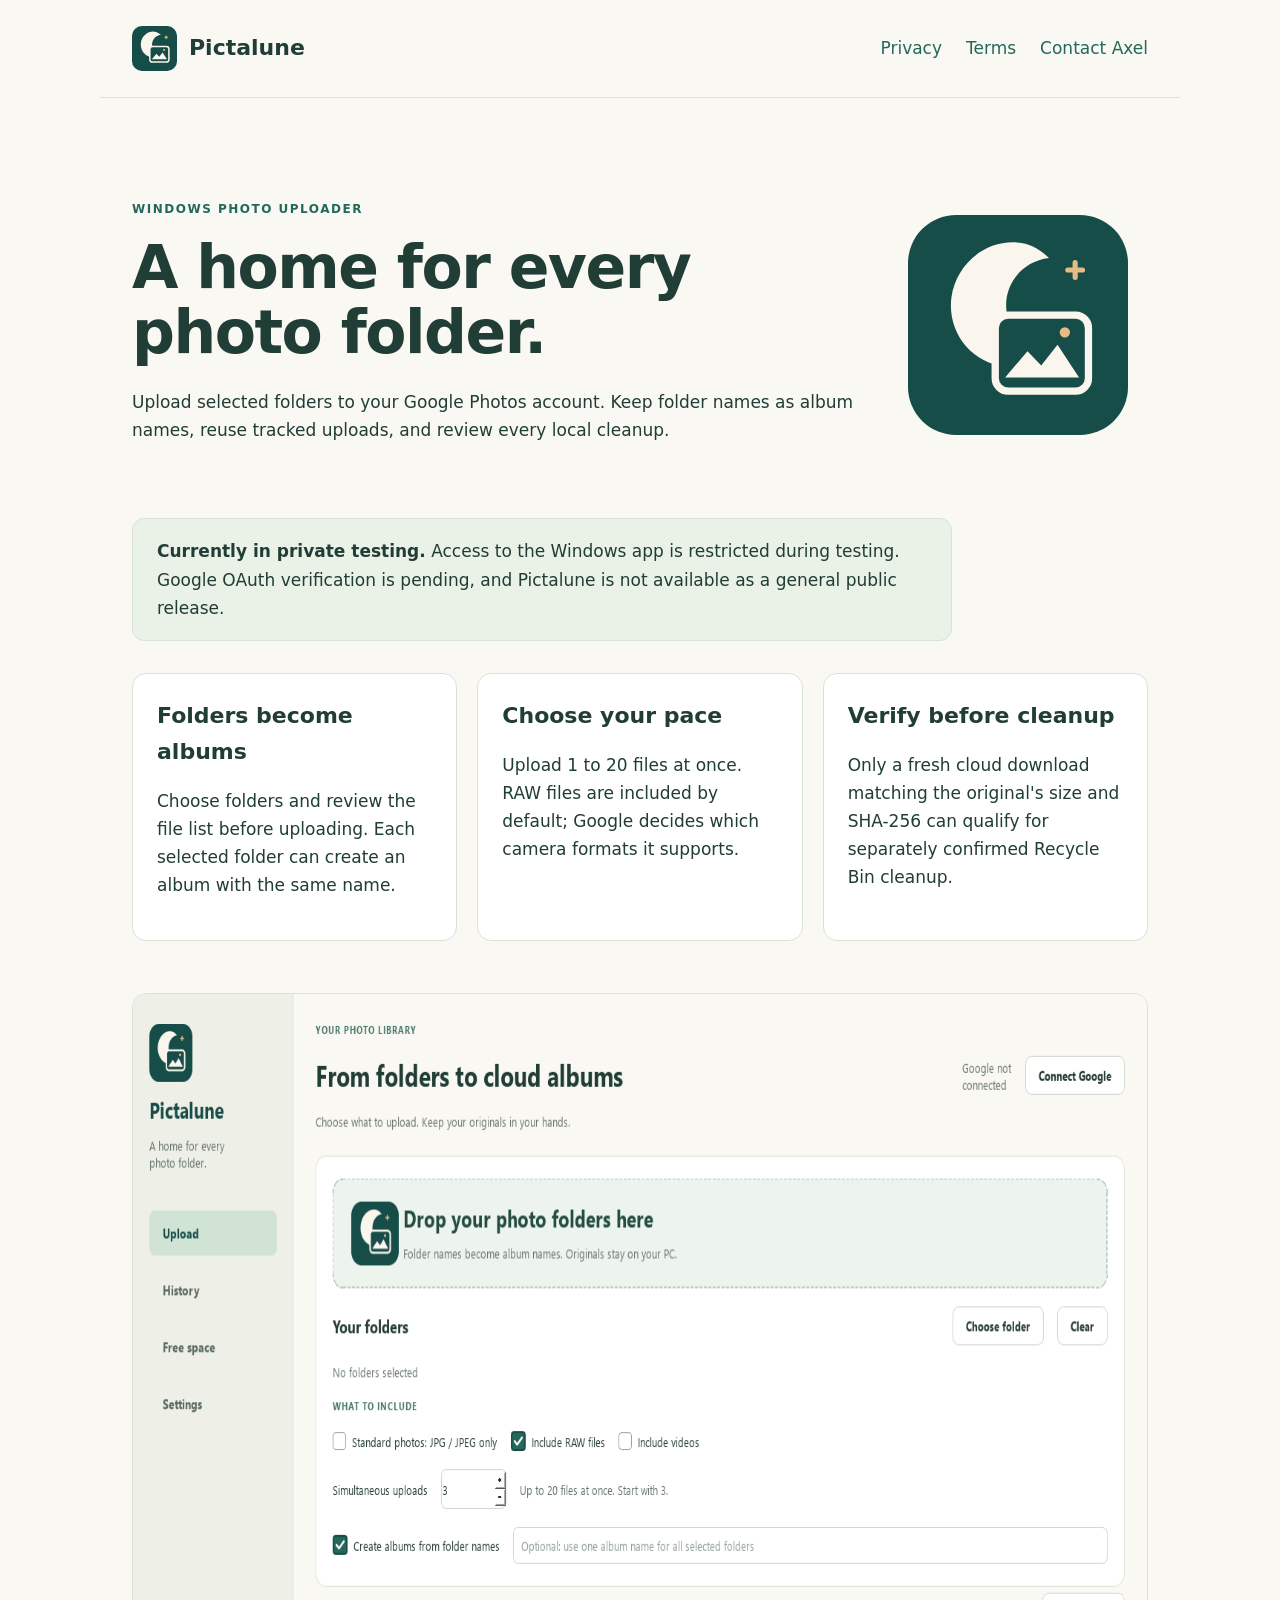
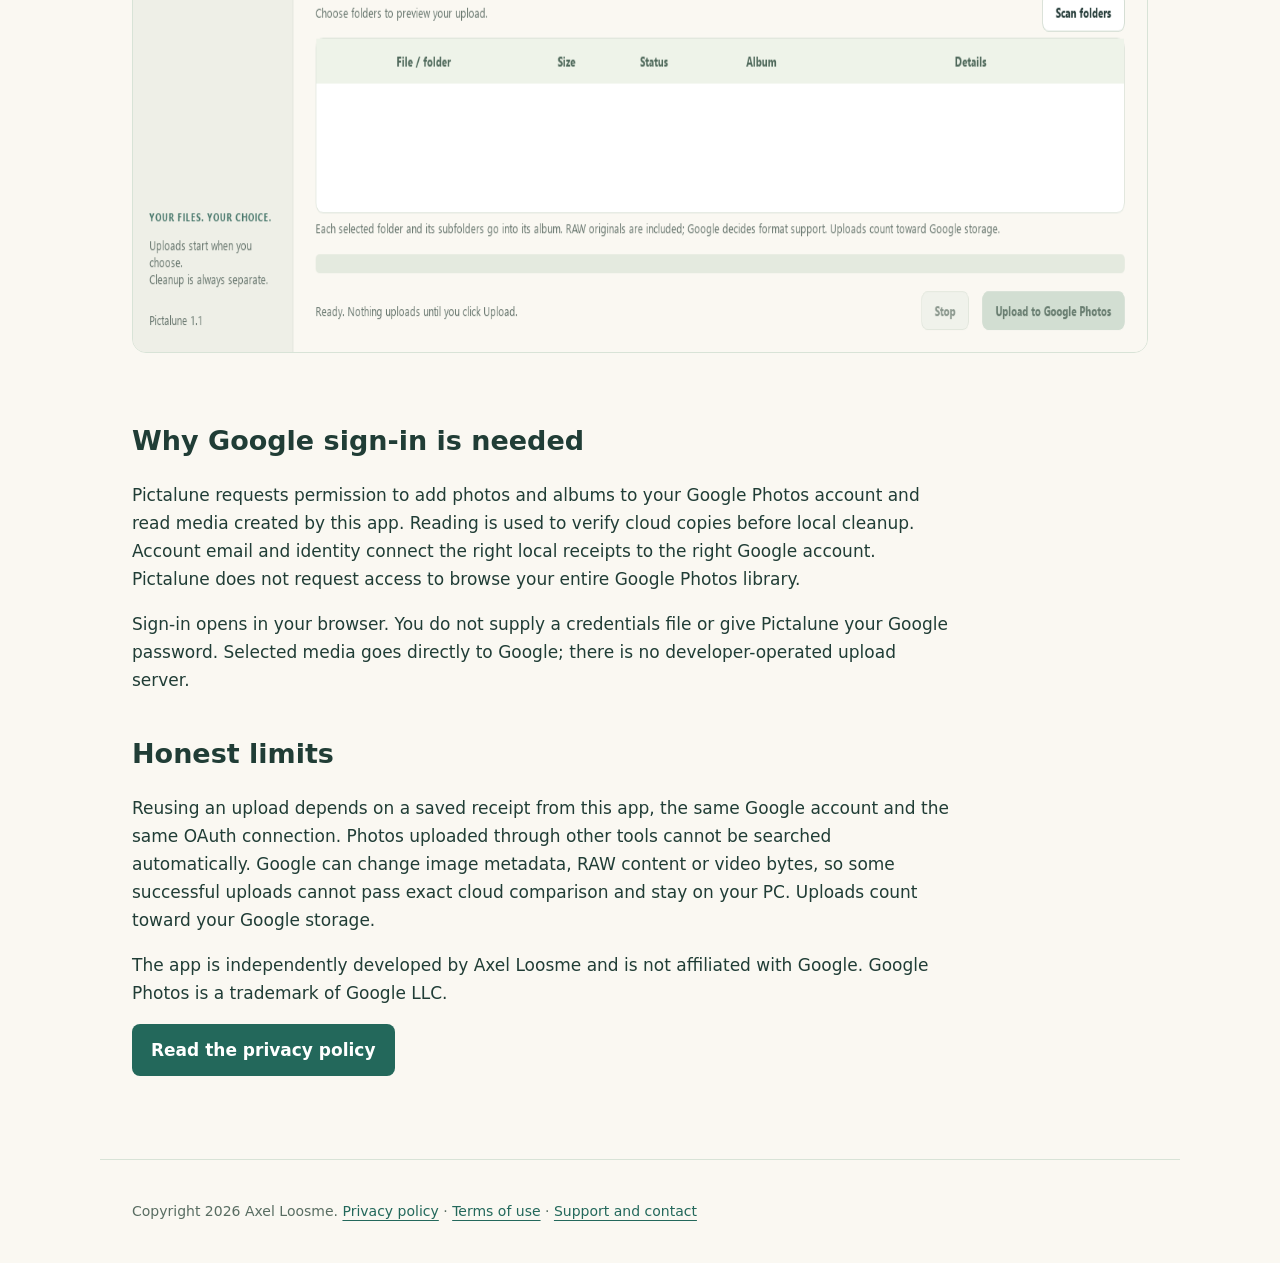
<file: pictalune/index.html>
<!doctype html><html lang="en"><head><meta charset="utf-8"><meta name="viewport" content="width=device-width,initial-scale=1"><title>Pictalune | Photo folders to Google Photos albums</title><meta name="description" content="Pictalune is a Windows app for uploading selected photo folders to matching Google Photos albums, with reviewed local cleanup."><link rel="icon" href="pictalune.svg" type="image/svg+xml"><link rel="stylesheet" href="style.css"></head><body>
<header><a class="brand" href="./"><img src="pictalune.svg" alt="">Pictalune</a><nav aria-label="Main navigation"><a href="privacy.html">Privacy</a><a href="terms.html">Terms</a><a href="../#contact">Contact Axel</a></nav></header>
<main><section class="hero"><div><p class="eyebrow">Windows photo uploader</p><h1>A home for every photo folder.</h1><p>Upload selected folders to your Google Photos account. Keep folder names as album names, reuse tracked uploads, and review every local cleanup.</p></div><img src="pictalune.svg" alt="Pictalune crescent moon and photo frame logo"></section>
<p class="notice"><strong>Currently in private testing.</strong> Access to the Windows app is restricted during testing. Google OAuth verification is pending, and Pictalune is not available as a general public release.</p>
<section class="grid" aria-label="App features"><article class="card"><h2>Folders become albums</h2><p>Choose folders and review the file list before uploading. Each selected folder can create an album with the same name.</p></article><article class="card"><h2>Choose your pace</h2><p>Upload 1 to 20 files at once. RAW files are included by default; Google decides which camera formats it supports.</p></article><article class="card"><h2>Verify before cleanup</h2><p>Only a fresh cloud download matching the original's size and SHA-256 can qualify for separately confirmed Recycle Bin cleanup.</p></article></section>
<img class="shot" src="app.png" alt="Actual Pictalune Windows interface showing Upload, History, Free space and Settings navigation, folder selection and upload options." width="1366" height="960">
<section><h2>Why Google sign-in is needed</h2><p>Pictalune requests permission to add photos and albums to your Google Photos account and read media created by this app. Reading is used to verify cloud copies before local cleanup. Account email and identity connect the right local receipts to the right Google account. Pictalune does not request access to browse your entire Google Photos library.</p><p>Sign-in opens in your browser. You do not supply a credentials file or give Pictalune your Google password. Selected media goes directly to Google; there is no developer-operated upload server.</p></section>
<section><h2>Honest limits</h2><p>Reusing an upload depends on a saved receipt from this app, the same Google account and the same OAuth connection. Photos uploaded through other tools cannot be searched automatically. Google can change image metadata, RAW content or video bytes, so some successful uploads cannot pass exact cloud comparison and stay on your PC. Uploads count toward your Google storage.</p><p>The app is independently developed by Axel Loosme and is not affiliated with Google. Google Photos is a trademark of Google LLC.</p><p><a class="button" href="privacy.html">Read the privacy policy</a></p></section></main>
<footer><p>Copyright 2026 Axel Loosme. <a href="privacy.html">Privacy policy</a> · <a href="terms.html">Terms of use</a> · <a href="../#contact">Support and contact</a></p></footer></body></html>
</file>
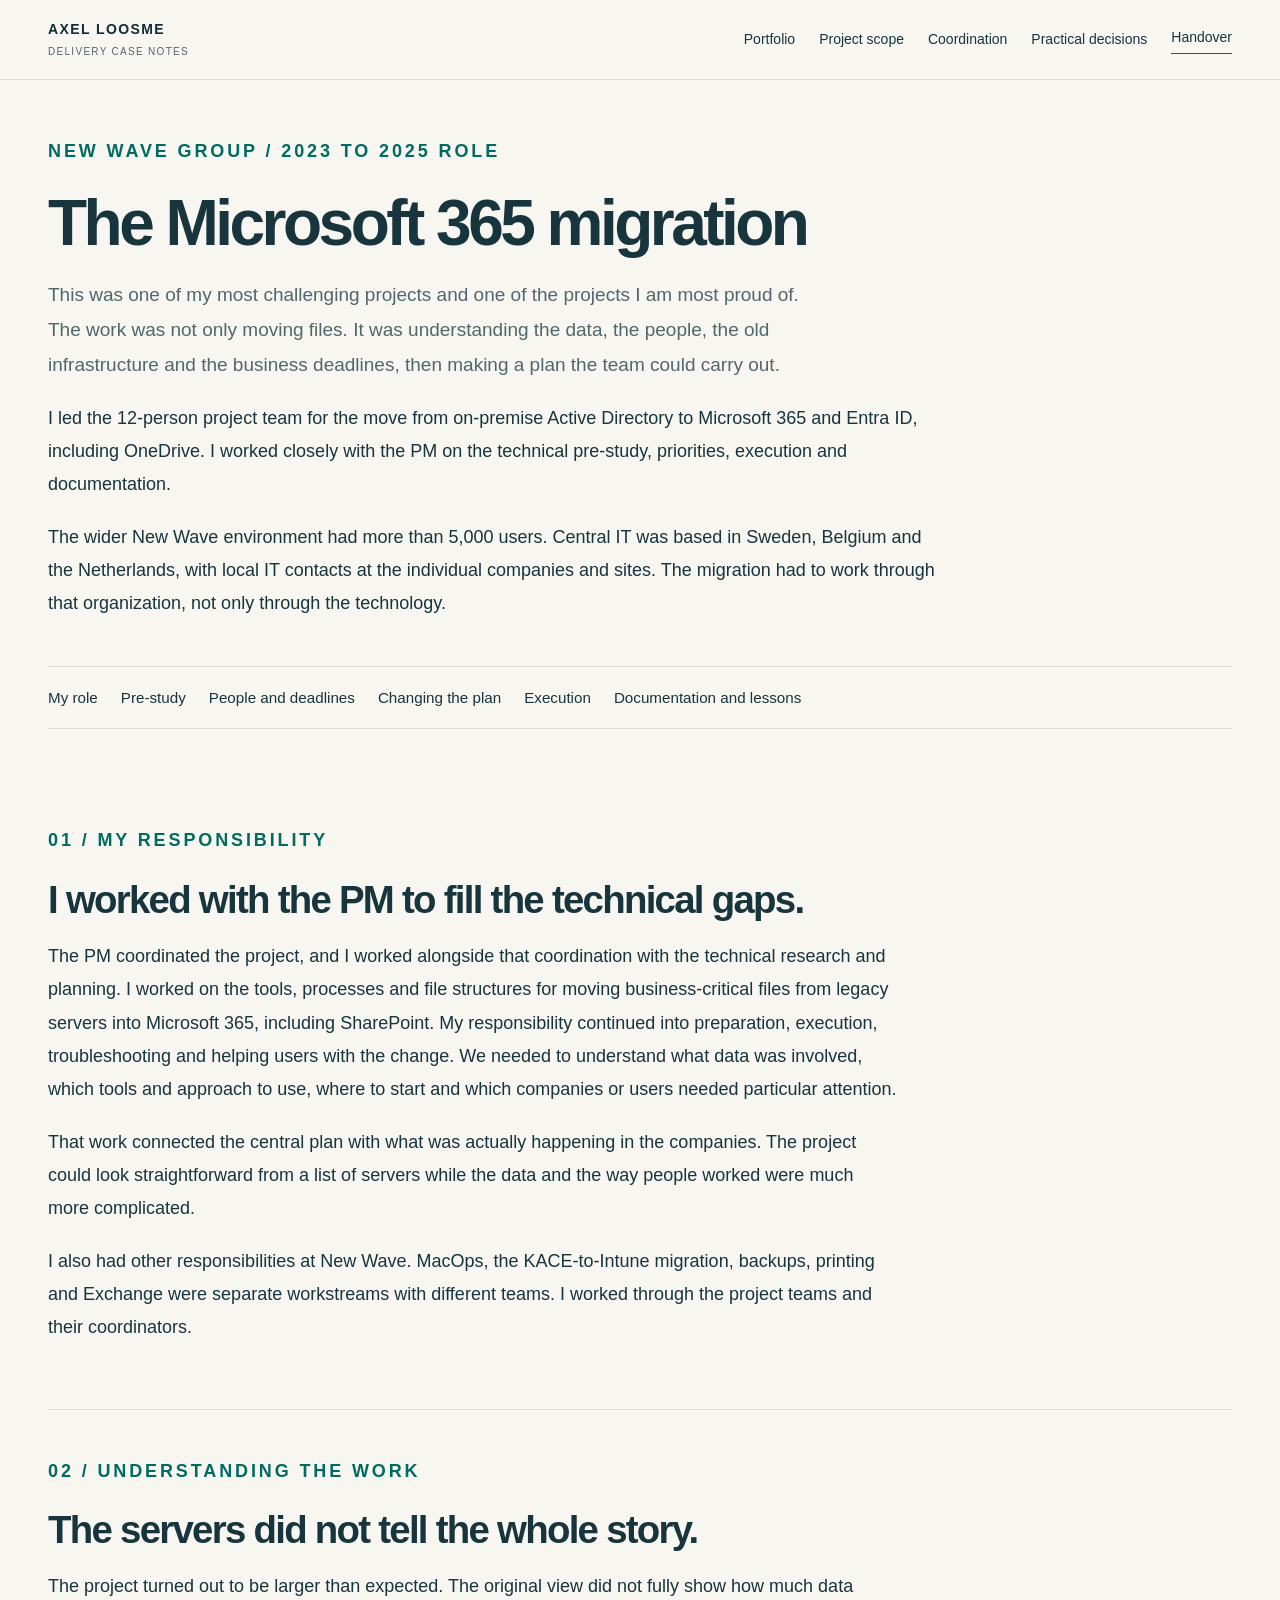
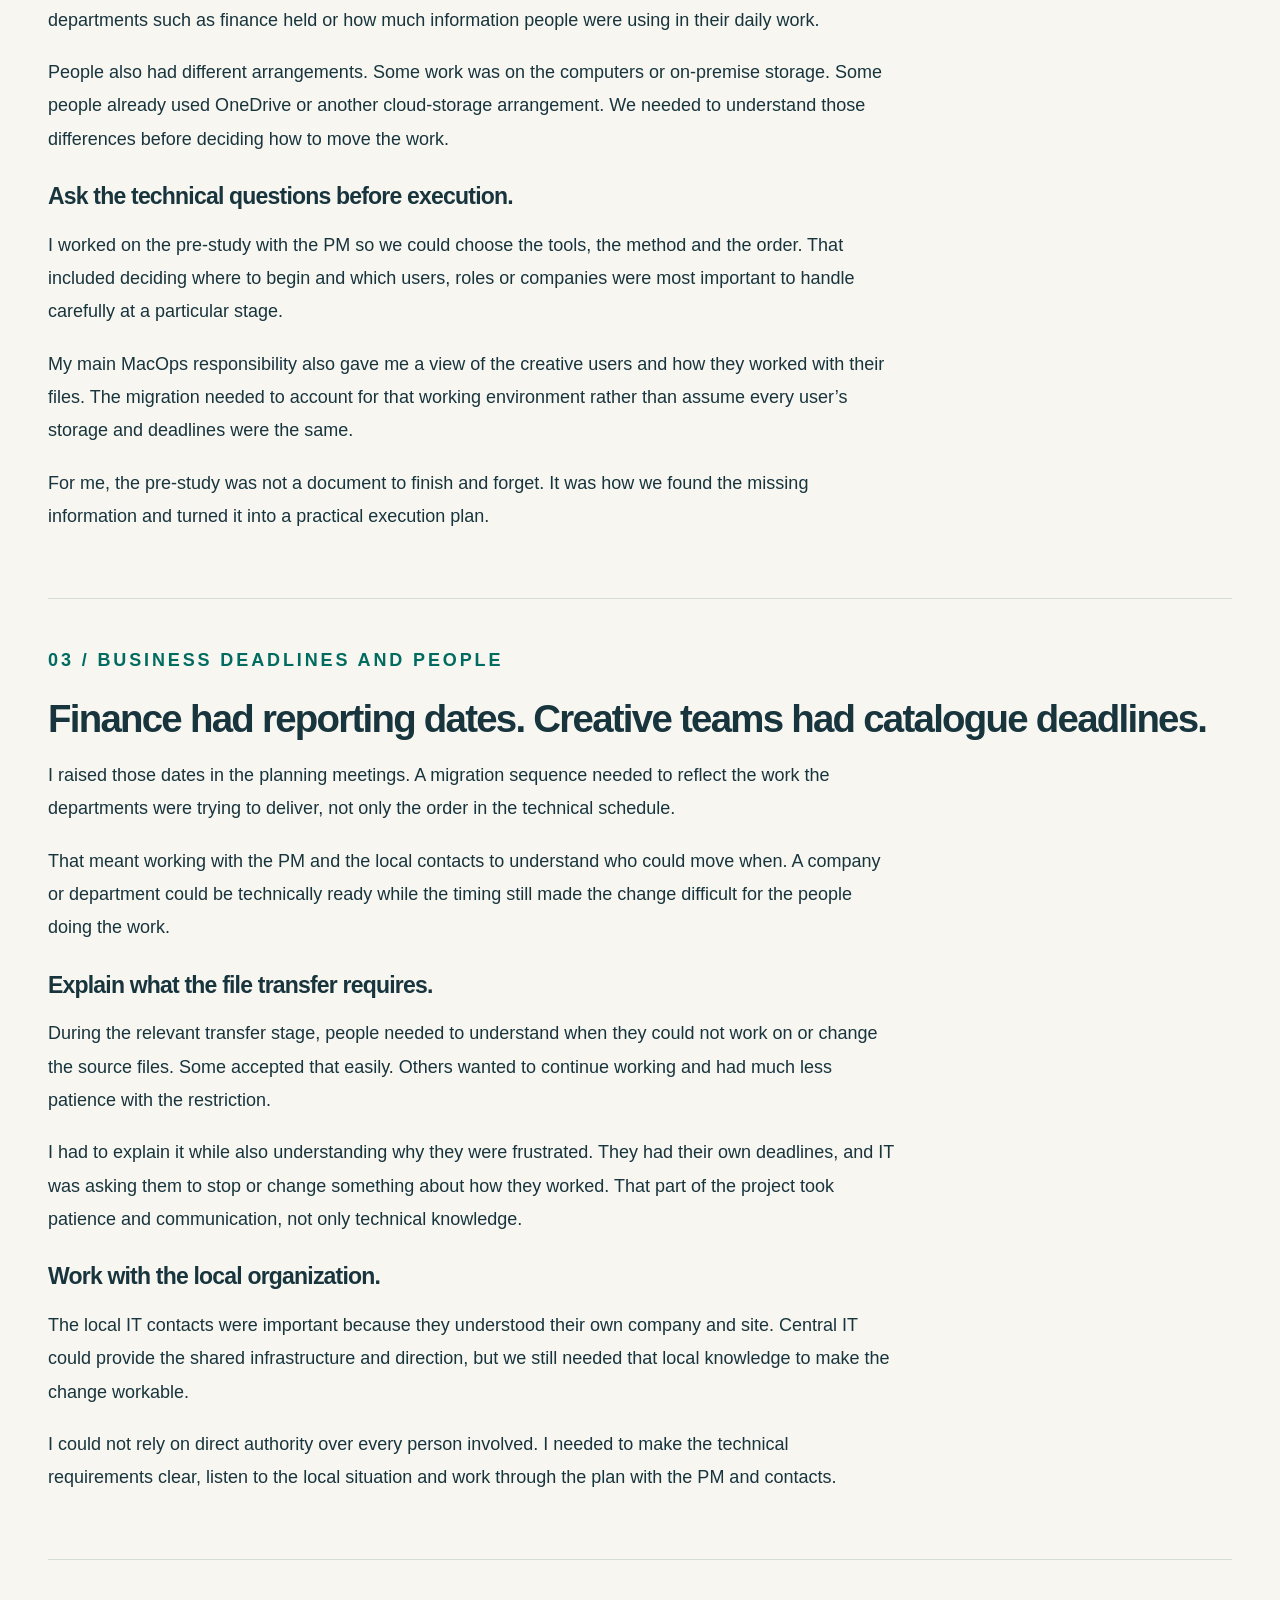
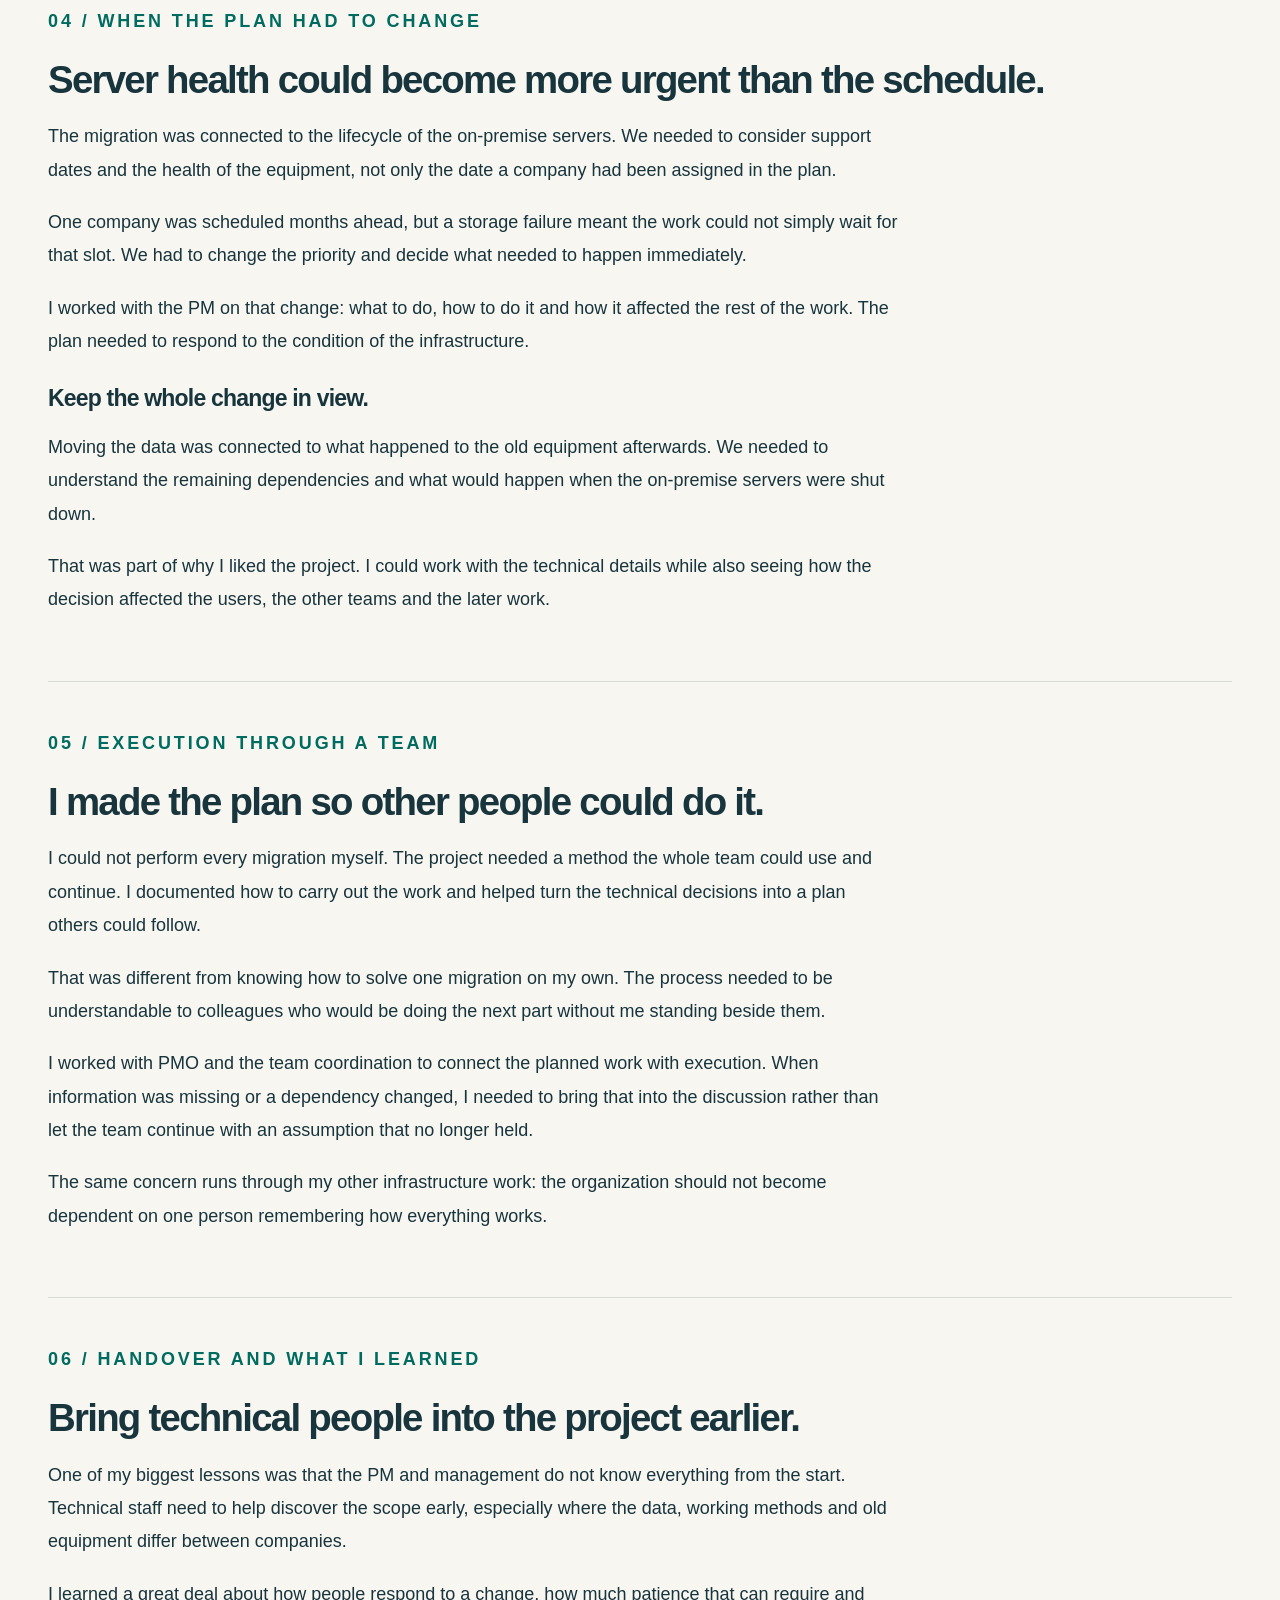
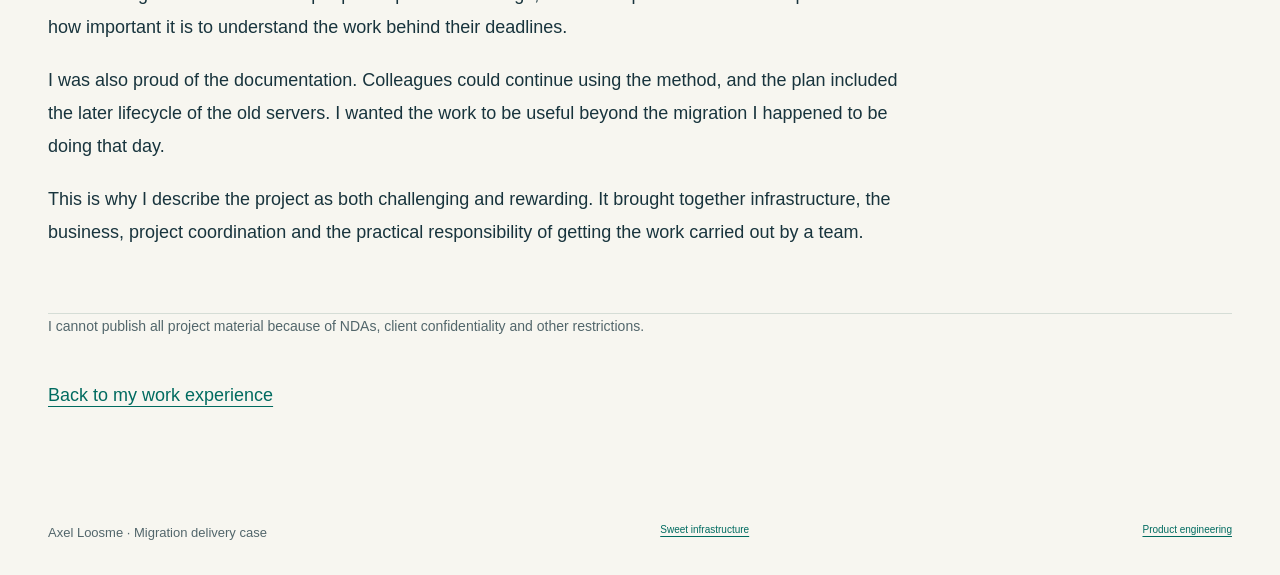
<file: microsoft365-migration.html>
<!doctype html><html lang="en"><head><meta charset="utf-8"><meta name="viewport" content="width=device-width,initial-scale=1"><title>Microsoft 365 migration | Axel Loosme</title><meta name="description" content="Axel Loosme's account of leading an AD, Microsoft 365, Entra ID and OneDrive migration project team at New Wave Group."><link rel="stylesheet" href="styles.css"><link rel="stylesheet" href="redesign.css"><link rel="stylesheet" href="technical.css?v=20261030-readable"></head><body><a class="skip" href="#main">Skip to content</a><header class="top"><a class="name" href="index.html">AXEL LOOSME<span>Delivery case notes</span></a><nav aria-label="Main navigation"><a href="index.html#work">Portfolio</a><a href="#scope">Project scope</a><a href="#coordination">Coordination</a><a href="#migration-decisions">Practical decisions</a><a href="#evidence">Handover</a></nav></header><main id="main" class="technical wrap"><div class="technical-header"><p class="eyebrow">NEW WAVE GROUP / 2023 TO 2025 ROLE</p><h1>The Microsoft 365 migration</h1><p class="lead">This was one of my most challenging projects and one of the projects I am most proud of. The work was not only moving files. It was understanding the data, the people, the old infrastructure and the business deadlines, then making a plan the team could carry out.</p><p>I led the 12-person project team for the move from on-premise Active Directory to Microsoft 365 and Entra ID, including OneDrive. I worked closely with the PM on the technical pre-study, priorities, execution and documentation.</p><p>The wider New Wave environment had more than 5,000 users. Central IT was based in Sweden, Belgium and the Netherlands, with local IT contacts at the individual companies and sites. The migration had to work through that organization, not only through the technology.</p></div>
<nav class="technical-nav" aria-label="Page sections"><a href="#scope">My role</a><a href="#discovery">Pre-study</a><a href="#coordination">People and deadlines</a><a href="#migration-decisions">Changing the plan</a><a href="#execution">Execution</a><a href="#evidence">Documentation and lessons</a></nav>
<section id="scope" class="technical-section"><p class="eyebrow">01 / MY RESPONSIBILITY</p><h2>I worked with the PM to fill the technical gaps.</h2><p>The PM coordinated the project, and I worked alongside that coordination with the technical research and planning. I worked on the tools, processes and file structures for moving business-critical files from legacy servers into Microsoft 365, including SharePoint. My responsibility continued into preparation, execution, troubleshooting and helping users with the change. We needed to understand what data was involved, which tools and approach to use, where to start and which companies or users needed particular attention.</p><p>That work connected the central plan with what was actually happening in the companies. The project could look straightforward from a list of servers while the data and the way people worked were much more complicated.</p><p>I also had other responsibilities at New Wave. MacOps, the KACE-to-Intune migration, backups, printing and Exchange were separate workstreams with different teams. I worked through the project teams and their coordinators.</p></section>
<section id="discovery" class="technical-section"><p class="eyebrow">02 / UNDERSTANDING THE WORK</p><h2>The servers did not tell the whole story.</h2><p>The project turned out to be larger than expected. The original view did not fully show how much data departments such as finance held or how much information people were using in their daily work.</p><p>People also had different arrangements. Some work was on the computers or on-premise storage. Some people already used OneDrive or another cloud-storage arrangement. We needed to understand those differences before deciding how to move the work.</p><h3>Ask the technical questions before execution.</h3><p>I worked on the pre-study with the PM so we could choose the tools, the method and the order. That included deciding where to begin and which users, roles or companies were most important to handle carefully at a particular stage.</p><p>My main MacOps responsibility also gave me a view of the creative users and how they worked with their files. The migration needed to account for that working environment rather than assume every user’s storage and deadlines were the same.</p><p>For me, the pre-study was not a document to finish and forget. It was how we found the missing information and turned it into a practical execution plan.</p></section>
<section id="coordination" class="technical-section"><p class="eyebrow">03 / BUSINESS DEADLINES AND PEOPLE</p><h2>Finance had reporting dates. Creative teams had catalogue deadlines.</h2><p>I raised those dates in the planning meetings. A migration sequence needed to reflect the work the departments were trying to deliver, not only the order in the technical schedule.</p><p>That meant working with the PM and the local contacts to understand who could move when. A company or department could be technically ready while the timing still made the change difficult for the people doing the work.</p><h3>Explain what the file transfer requires.</h3><p>During the relevant transfer stage, people needed to understand when they could not work on or change the source files. Some accepted that easily. Others wanted to continue working and had much less patience with the restriction.</p><p>I had to explain it while also understanding why they were frustrated. They had their own deadlines, and IT was asking them to stop or change something about how they worked. That part of the project took patience and communication, not only technical knowledge.</p><h3>Work with the local organization.</h3><p>The local IT contacts were important because they understood their own company and site. Central IT could provide the shared infrastructure and direction, but we still needed that local knowledge to make the change workable.</p><p>I could not rely on direct authority over every person involved. I needed to make the technical requirements clear, listen to the local situation and work through the plan with the PM and contacts.</p></section>
<section id="migration-decisions" class="technical-section"><p class="eyebrow">04 / WHEN THE PLAN HAD TO CHANGE</p><h2>Server health could become more urgent than the schedule.</h2><p>The migration was connected to the lifecycle of the on-premise servers. We needed to consider support dates and the health of the equipment, not only the date a company had been assigned in the plan.</p><p>One company was scheduled months ahead, but a storage failure meant the work could not simply wait for that slot. We had to change the priority and decide what needed to happen immediately.</p><p>I worked with the PM on that change: what to do, how to do it and how it affected the rest of the work. The plan needed to respond to the condition of the infrastructure.</p><h3>Keep the whole change in view.</h3><p>Moving the data was connected to what happened to the old equipment afterwards. We needed to understand the remaining dependencies and what would happen when the on-premise servers were shut down.</p><p>That was part of why I liked the project. I could work with the technical details while also seeing how the decision affected the users, the other teams and the later work.</p></section>
<section id="execution" class="technical-section"><p class="eyebrow">05 / EXECUTION THROUGH A TEAM</p><h2>I made the plan so other people could do it.</h2><p>I could not perform every migration myself. The project needed a method the whole team could use and continue. I documented how to carry out the work and helped turn the technical decisions into a plan others could follow.</p><p>That was different from knowing how to solve one migration on my own. The process needed to be understandable to colleagues who would be doing the next part without me standing beside them.</p><p>I worked with PMO and the team coordination to connect the planned work with execution. When information was missing or a dependency changed, I needed to bring that into the discussion rather than let the team continue with an assumption that no longer held.</p><p>The same concern runs through my other infrastructure work: the organization should not become dependent on one person remembering how everything works.</p></section>
<section id="evidence" class="technical-section"><p class="eyebrow">06 / HANDOVER AND WHAT I LEARNED</p><h2>Bring technical people into the project earlier.</h2><p>One of my biggest lessons was that the PM and management do not know everything from the start. Technical staff need to help discover the scope early, especially where the data, working methods and old equipment differ between companies.</p><p>I learned a great deal about how people respond to a change, how much patience that can require and how important it is to understand the work behind their deadlines.</p><p>I was also proud of the documentation. Colleagues could continue using the method, and the plan included the later lifecycle of the old servers. I wanted the work to be useful beyond the migration I happened to be doing that day.</p><p>This is why I describe the project as both challenging and rewarding. It brought together infrastructure, the business, project coordination and the practical responsibility of getting the work carried out by a team.</p></section><p class="source-note">I cannot publish all project material because of NDAs, client confidentiality and other restrictions.</p><p class="technical-return"><a href="index.html#new-wave-experience">Back to my work experience</a></p></main><footer class="wrap"><span>Axel Loosme · Migration delivery case</span><a href="sweet-infrastructure.html">Sweet infrastructure</a><a href="product-engineering.html">Product engineering</a></footer></body></html>
</file>
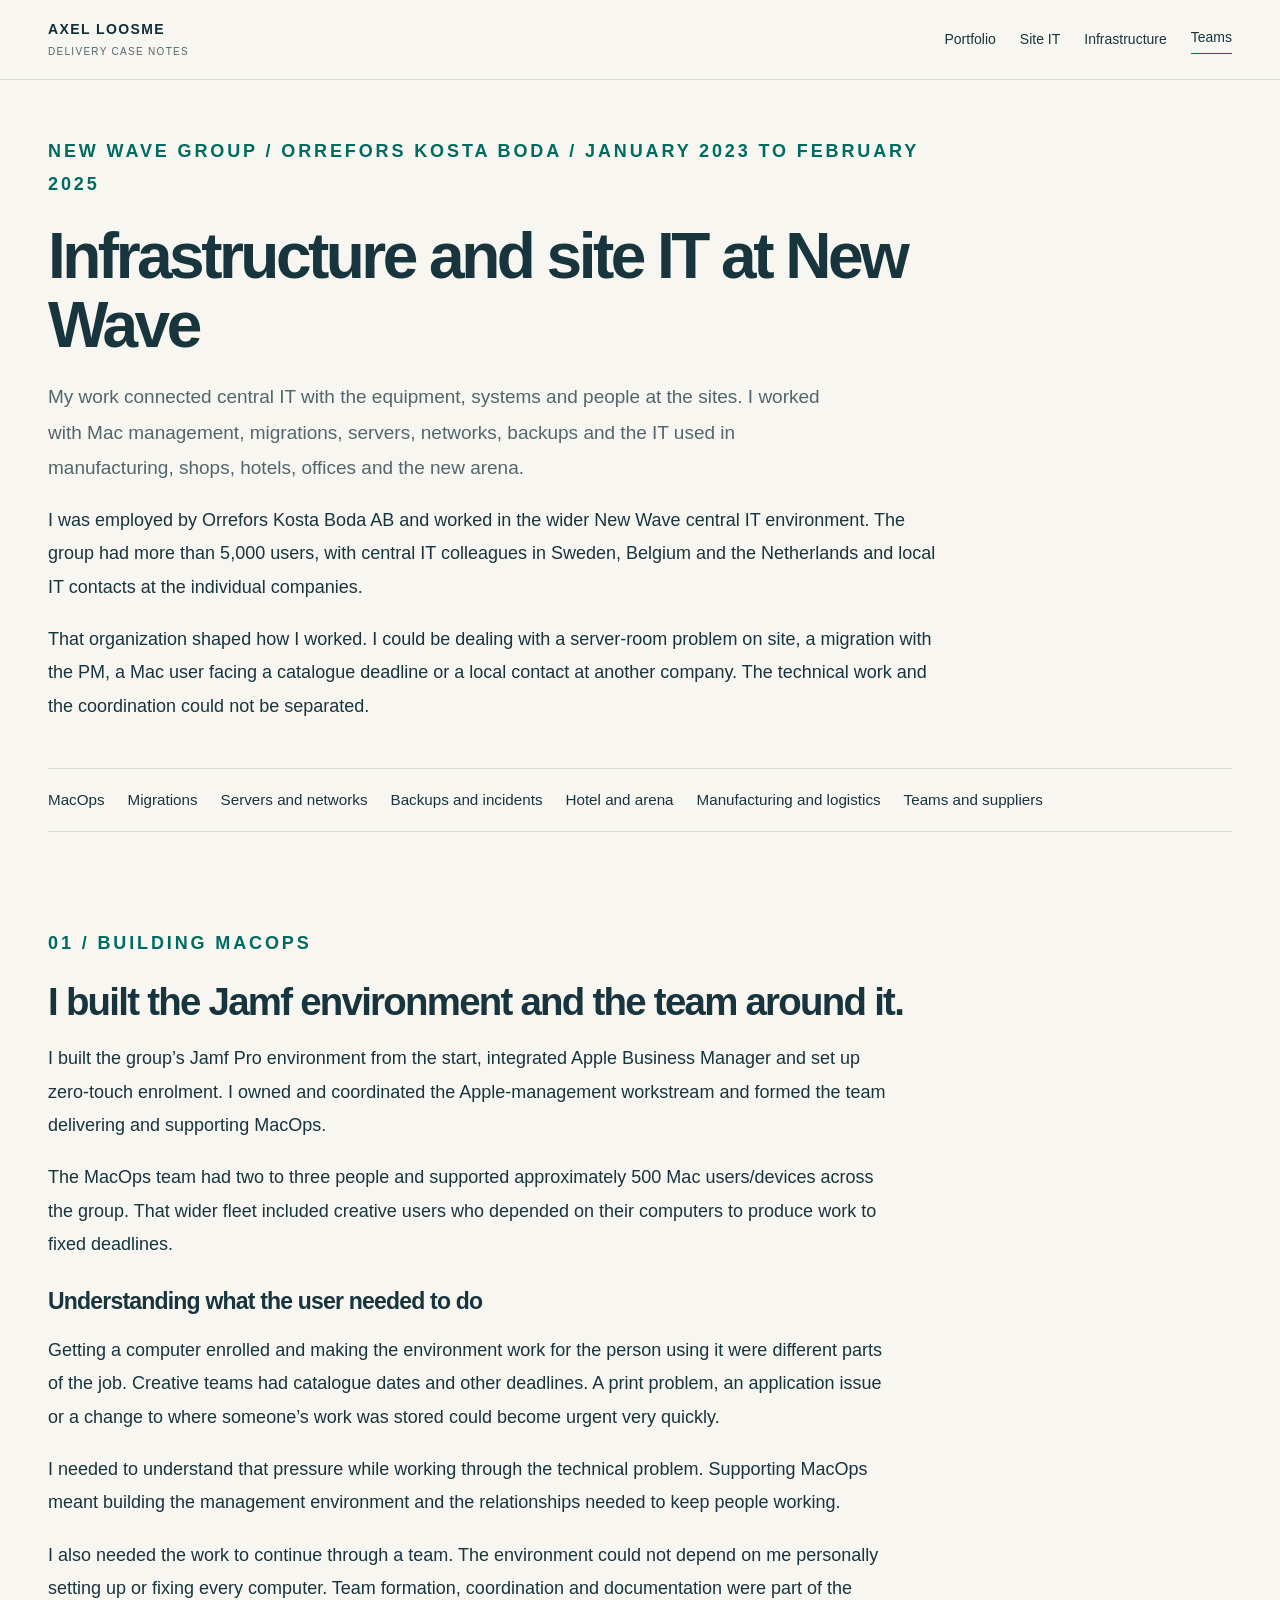
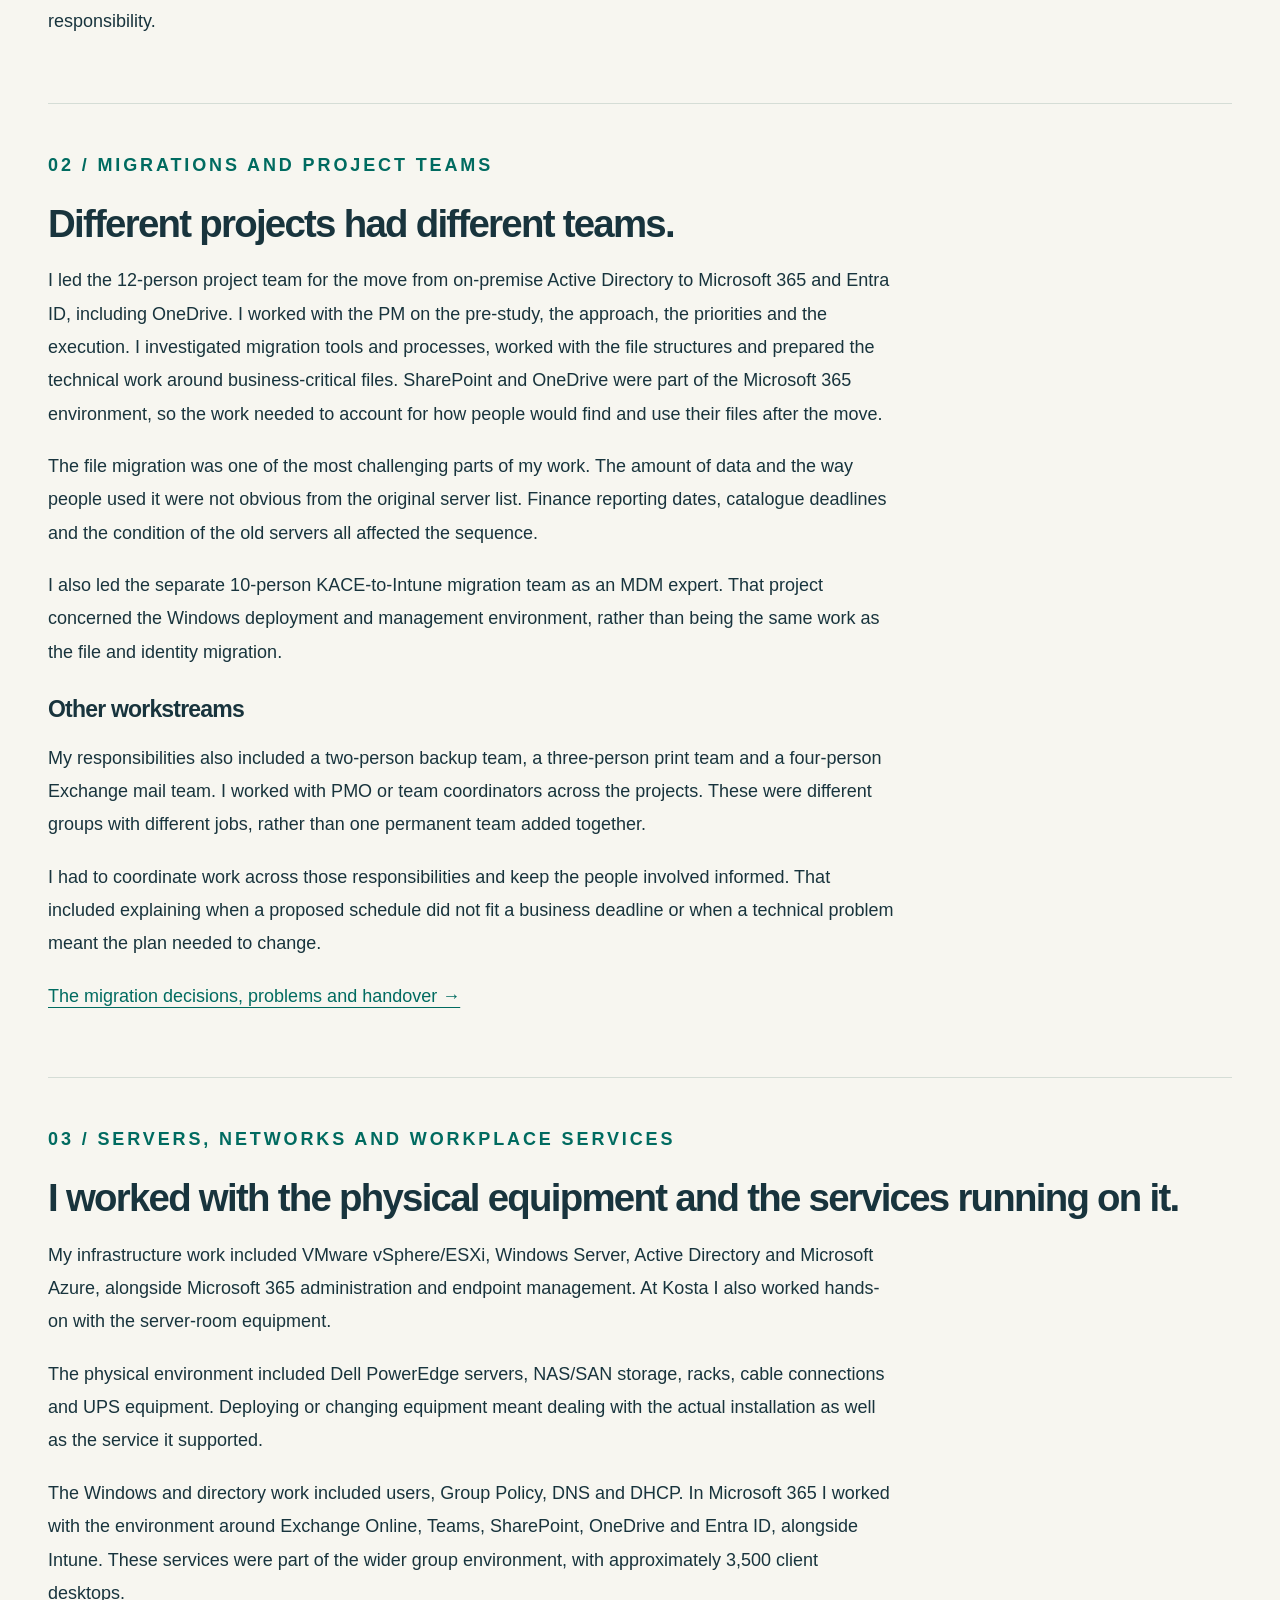
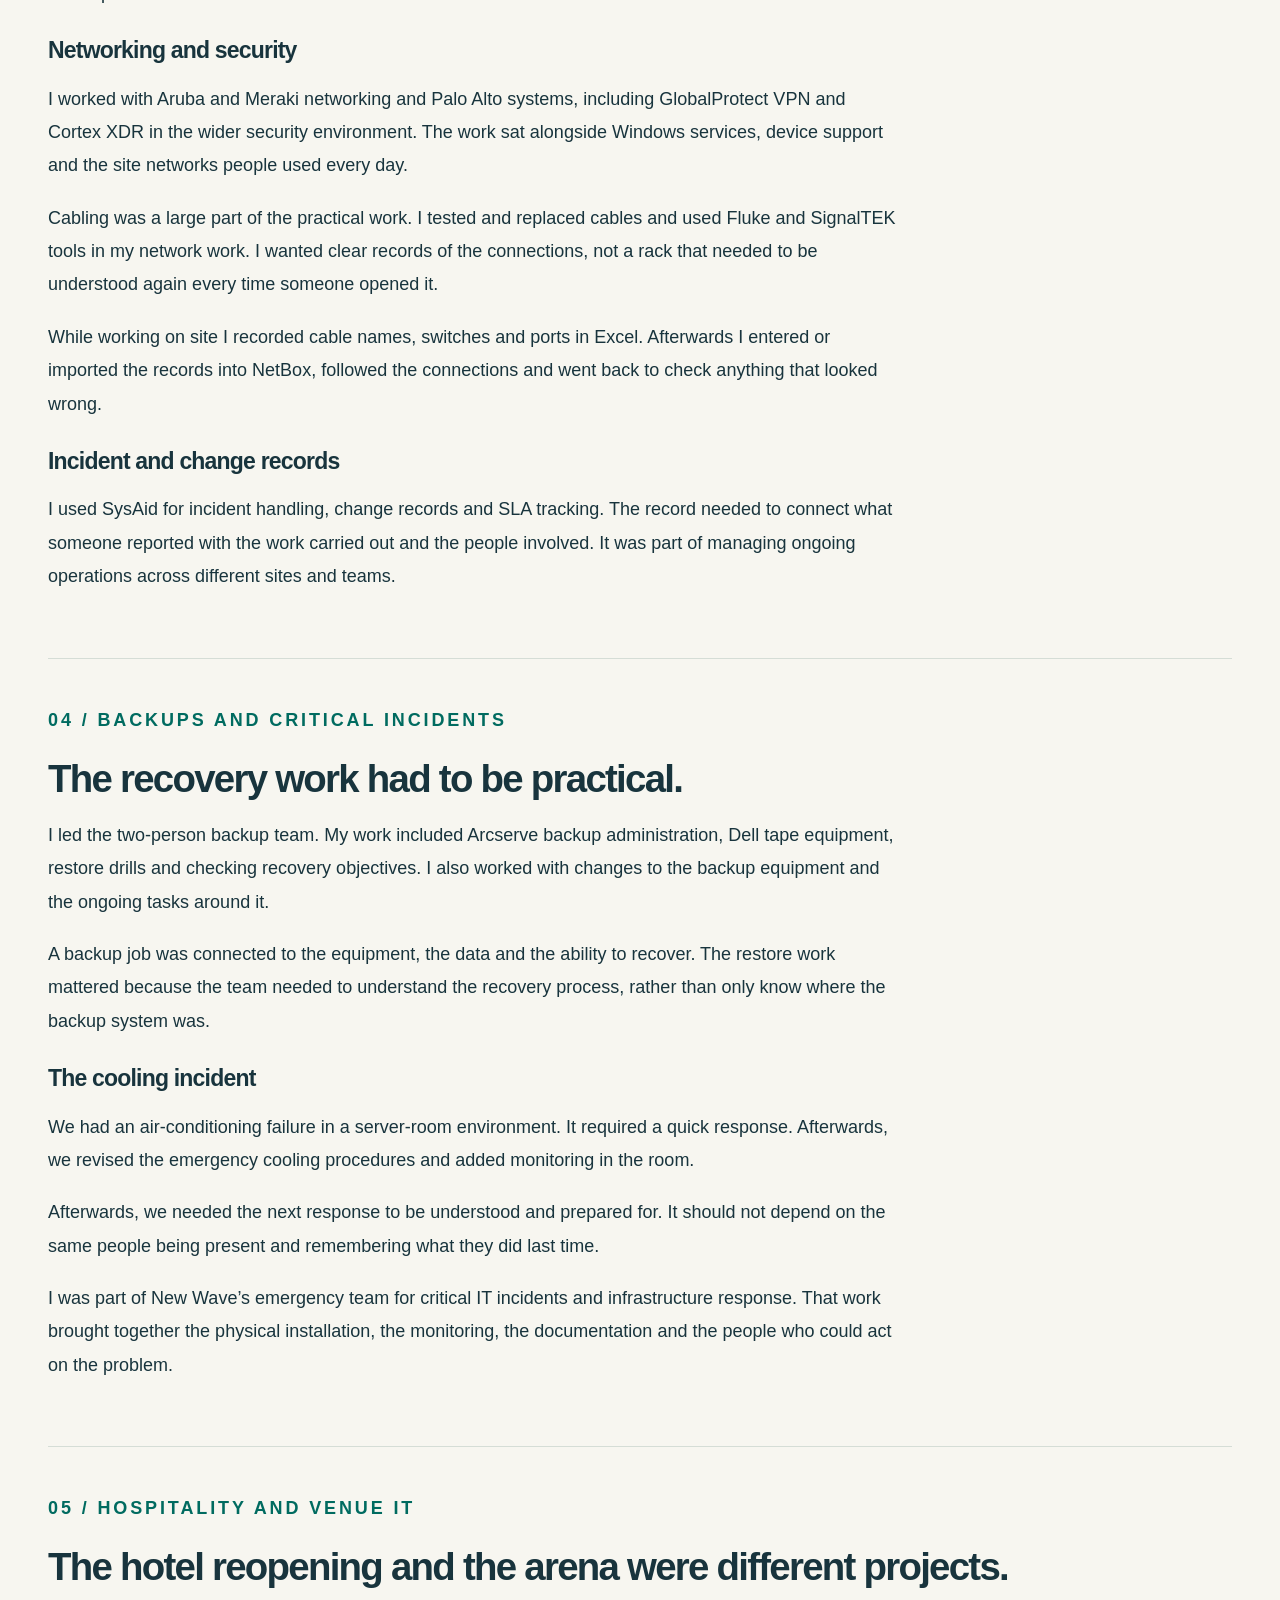
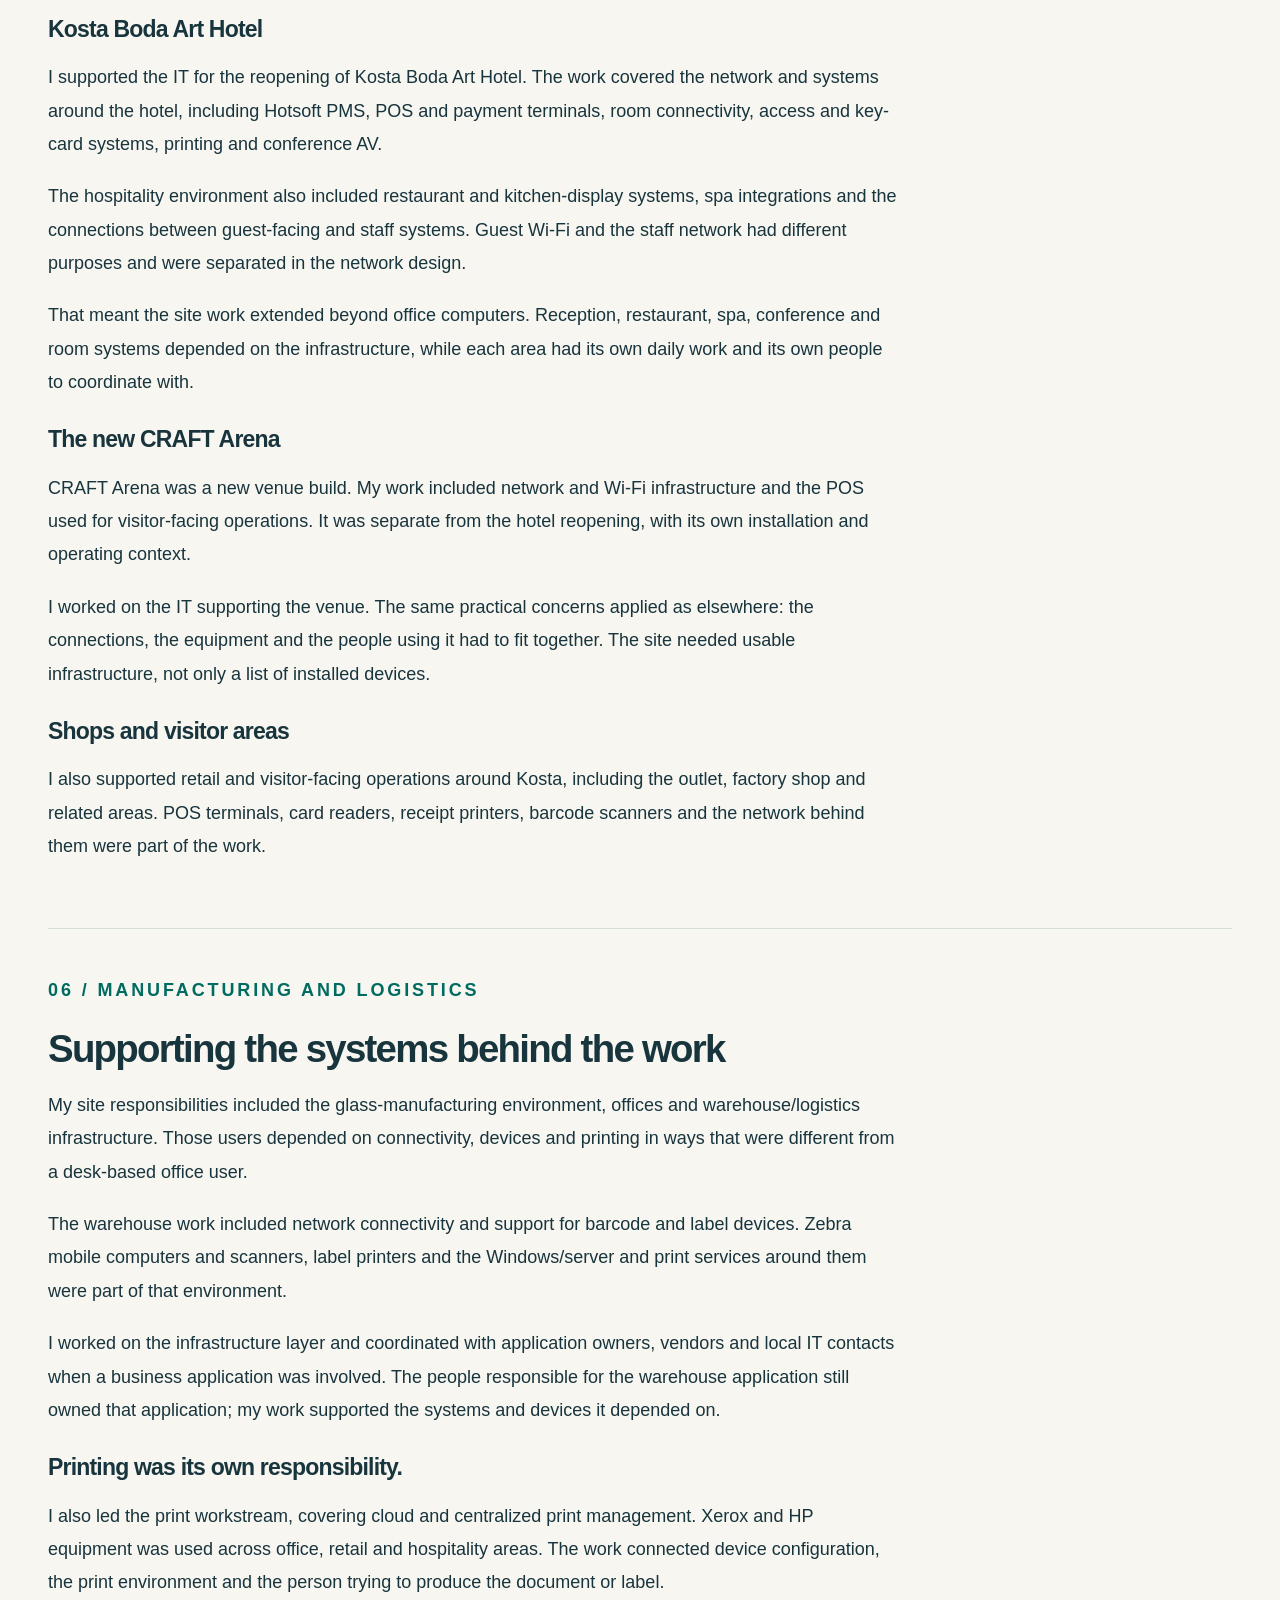
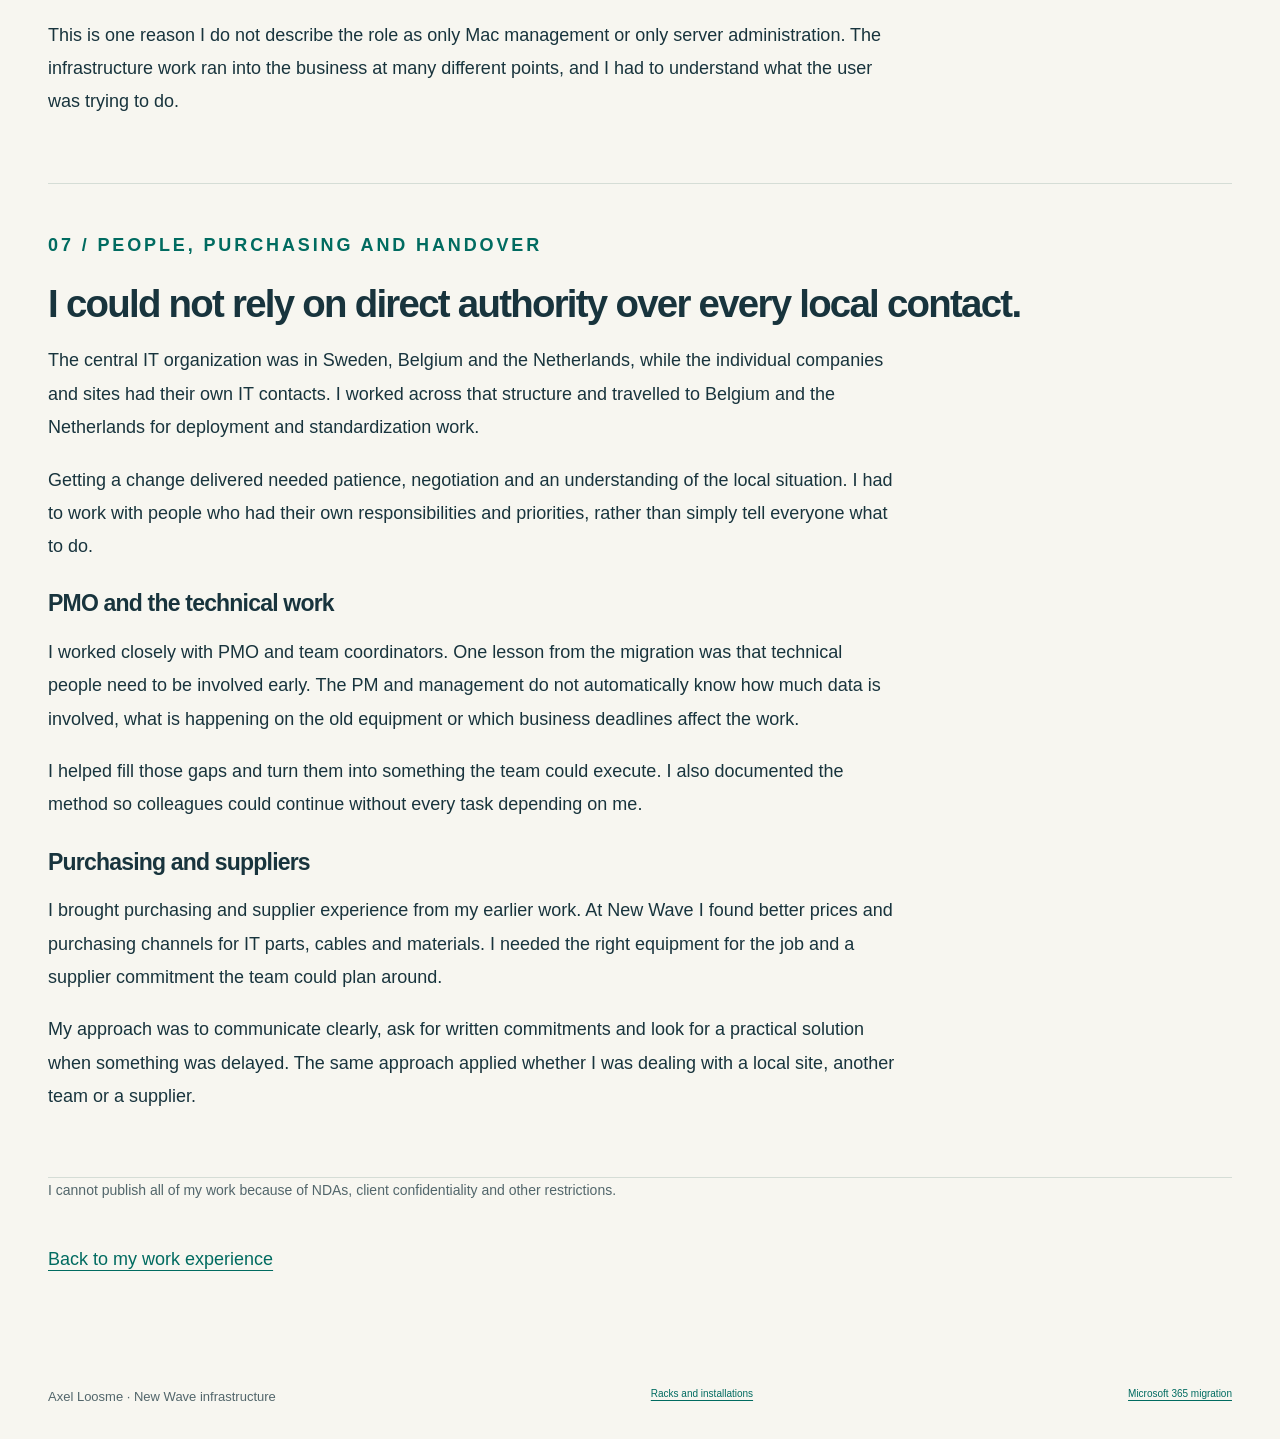
<file: new-wave-infrastructure.html>
<!doctype html><html lang="en"><head><meta charset="utf-8"><meta name="viewport" content="width=device-width,initial-scale=1"><title>New Wave infrastructure and site IT | Axel Loosme</title><meta name="description" content="My infrastructure, backup, hotel, arena and manufacturing-site IT work at New Wave Group and Orrefors Kosta Boda."><link rel="stylesheet" href="styles.css"><link rel="stylesheet" href="redesign.css"><link rel="stylesheet" href="technical.css?v=20261030-readable"></head><body><a class="skip" href="#main">Skip to content</a><header class="top"><a class="name" href="index.html">AXEL LOOSME<span>Delivery case notes</span></a><nav aria-label="Main navigation"><a href="index.html#work">Portfolio</a><a href="#sites">Site IT</a><a href="#infrastructure">Infrastructure</a><a href="#teams">Teams</a></nav></header><main id="main" class="technical wrap"><div class="technical-header"><p class="eyebrow">NEW WAVE GROUP / ORREFORS KOSTA BODA / JANUARY 2023 TO FEBRUARY 2025</p><h1>Infrastructure and site IT at New Wave</h1><p class="lead">My work connected central IT with the equipment, systems and people at the sites. I worked with Mac management, migrations, servers, networks, backups and the IT used in manufacturing, shops, hotels, offices and the new arena.</p><p>I was employed by Orrefors Kosta Boda AB and worked in the wider New Wave central IT environment. The group had more than 5,000 users, with central IT colleagues in Sweden, Belgium and the Netherlands and local IT contacts at the individual companies.</p><p>That organization shaped how I worked. I could be dealing with a server-room problem on site, a migration with the PM, a Mac user facing a catalogue deadline or a local contact at another company. The technical work and the coordination could not be separated.</p></div>
<nav class="technical-nav" aria-label="Page sections"><a href="#macops">MacOps</a><a href="#migrations">Migrations</a><a href="#infrastructure">Servers and networks</a><a href="#recovery">Backups and incidents</a><a href="#sites">Hotel and arena</a><a href="#manufacturing">Manufacturing and logistics</a><a href="#teams">Teams and suppliers</a></nav>
<section id="macops" class="technical-section"><p class="eyebrow">01 / BUILDING MACOPS</p><h2>I built the Jamf environment and the team around it.</h2><p>I built the group’s Jamf Pro environment from the start, integrated Apple Business Manager and set up zero-touch enrolment. I owned and coordinated the Apple-management workstream and formed the team delivering and supporting MacOps.</p><p>The MacOps team had two to three people and supported approximately 500 Mac users/devices across the group. That wider fleet included creative users who depended on their computers to produce work to fixed deadlines.</p><h3>Understanding what the user needed to do</h3><p>Getting a computer enrolled and making the environment work for the person using it were different parts of the job. Creative teams had catalogue dates and other deadlines. A print problem, an application issue or a change to where someone’s work was stored could become urgent very quickly.</p><p>I needed to understand that pressure while working through the technical problem. Supporting MacOps meant building the management environment and the relationships needed to keep people working.</p><p>I also needed the work to continue through a team. The environment could not depend on me personally setting up or fixing every computer. Team formation, coordination and documentation were part of the responsibility.</p></section>
<section id="migrations" class="technical-section"><p class="eyebrow">02 / MIGRATIONS AND PROJECT TEAMS</p><h2>Different projects had different teams.</h2><p>I led the 12-person project team for the move from on-premise Active Directory to Microsoft 365 and Entra ID, including OneDrive. I worked with the PM on the pre-study, the approach, the priorities and the execution. I investigated migration tools and processes, worked with the file structures and prepared the technical work around business-critical files. SharePoint and OneDrive were part of the Microsoft 365 environment, so the work needed to account for how people would find and use their files after the move.</p><p>The file migration was one of the most challenging parts of my work. The amount of data and the way people used it were not obvious from the original server list. Finance reporting dates, catalogue deadlines and the condition of the old servers all affected the sequence.</p><p>I also led the separate 10-person KACE-to-Intune migration team as an MDM expert. That project concerned the Windows deployment and management environment, rather than being the same work as the file and identity migration.</p><h3>Other workstreams</h3><p>My responsibilities also included a two-person backup team, a three-person print team and a four-person Exchange mail team. I worked with PMO or team coordinators across the projects. These were different groups with different jobs, rather than one permanent team added together.</p><p>I had to coordinate work across those responsibilities and keep the people involved informed. That included explaining when a proposed schedule did not fit a business deadline or when a technical problem meant the plan needed to change.</p><p><a class="text-link" href="microsoft365-migration.html">The migration decisions, problems and handover →</a></p></section>
<section id="infrastructure" class="technical-section"><p class="eyebrow">03 / SERVERS, NETWORKS AND WORKPLACE SERVICES</p><h2>I worked with the physical equipment and the services running on it.</h2><p>My infrastructure work included VMware vSphere/ESXi, Windows Server, Active Directory and Microsoft Azure, alongside Microsoft 365 administration and endpoint management. At Kosta I also worked hands-on with the server-room equipment.</p><p>The physical environment included Dell PowerEdge servers, NAS/SAN storage, racks, cable connections and UPS equipment. Deploying or changing equipment meant dealing with the actual installation as well as the service it supported.</p><p>The Windows and directory work included users, Group Policy, DNS and DHCP. In Microsoft 365 I worked with the environment around Exchange Online, Teams, SharePoint, OneDrive and Entra ID, alongside Intune. These services were part of the wider group environment, with approximately 3,500 client desktops.</p><h3>Networking and security</h3><p>I worked with Aruba and Meraki networking and Palo Alto systems, including GlobalProtect VPN and Cortex XDR in the wider security environment. The work sat alongside Windows services, device support and the site networks people used every day.</p><p>Cabling was a large part of the practical work. I tested and replaced cables and used Fluke and SignalTEK tools in my network work. I wanted clear records of the connections, not a rack that needed to be understood again every time someone opened it.</p><p>While working on site I recorded cable names, switches and ports in Excel. Afterwards I entered or imported the records into NetBox, followed the connections and went back to check anything that looked wrong.</p><h3>Incident and change records</h3><p>I used SysAid for incident handling, change records and SLA tracking. The record needed to connect what someone reported with the work carried out and the people involved. It was part of managing ongoing operations across different sites and teams.</p></section>
<section id="recovery" class="technical-section"><p class="eyebrow">04 / BACKUPS AND CRITICAL INCIDENTS</p><h2>The recovery work had to be practical.</h2><p>I led the two-person backup team. My work included Arcserve backup administration, Dell tape equipment, restore drills and checking recovery objectives. I also worked with changes to the backup equipment and the ongoing tasks around it.</p><p>A backup job was connected to the equipment, the data and the ability to recover. The restore work mattered because the team needed to understand the recovery process, rather than only know where the backup system was.</p><h3>The cooling incident</h3><p>We had an air-conditioning failure in a server-room environment. It required a quick response. Afterwards, we revised the emergency cooling procedures and added monitoring in the room.</p><p>Afterwards, we needed the next response to be understood and prepared for. It should not depend on the same people being present and remembering what they did last time.</p><p>I was part of New Wave’s emergency team for critical IT incidents and infrastructure response. That work brought together the physical installation, the monitoring, the documentation and the people who could act on the problem.</p></section>
<section id="sites" class="technical-section"><p class="eyebrow">05 / HOSPITALITY AND VENUE IT</p><h2>The hotel reopening and the arena were different projects.</h2><h3>Kosta Boda Art Hotel</h3><p>I supported the IT for the reopening of Kosta Boda Art Hotel. The work covered the network and systems around the hotel, including Hotsoft PMS, POS and payment terminals, room connectivity, access and key-card systems, printing and conference AV.</p><p>The hospitality environment also included restaurant and kitchen-display systems, spa integrations and the connections between guest-facing and staff systems. Guest Wi-Fi and the staff network had different purposes and were separated in the network design.</p><p>That meant the site work extended beyond office computers. Reception, restaurant, spa, conference and room systems depended on the infrastructure, while each area had its own daily work and its own people to coordinate with.</p><h3>The new CRAFT Arena</h3><p>CRAFT Arena was a new venue build. My work included network and Wi-Fi infrastructure and the POS used for visitor-facing operations. It was separate from the hotel reopening, with its own installation and operating context.</p><p>I worked on the IT supporting the venue. The same practical concerns applied as elsewhere: the connections, the equipment and the people using it had to fit together. The site needed usable infrastructure, not only a list of installed devices.</p><h3>Shops and visitor areas</h3><p>I also supported retail and visitor-facing operations around Kosta, including the outlet, factory shop and related areas. POS terminals, card readers, receipt printers, barcode scanners and the network behind them were part of the work.</p></section>
<section id="manufacturing" class="technical-section"><p class="eyebrow">06 / MANUFACTURING AND LOGISTICS</p><h2>Supporting the systems behind the work</h2><p>My site responsibilities included the glass-manufacturing environment, offices and warehouse/logistics infrastructure. Those users depended on connectivity, devices and printing in ways that were different from a desk-based office user.</p><p>The warehouse work included network connectivity and support for barcode and label devices. Zebra mobile computers and scanners, label printers and the Windows/server and print services around them were part of that environment.</p><p>I worked on the infrastructure layer and coordinated with application owners, vendors and local IT contacts when a business application was involved. The people responsible for the warehouse application still owned that application; my work supported the systems and devices it depended on.</p><h3>Printing was its own responsibility.</h3><p>I also led the print workstream, covering cloud and centralized print management. Xerox and HP equipment was used across office, retail and hospitality areas. The work connected device configuration, the print environment and the person trying to produce the document or label.</p><p>This is one reason I do not describe the role as only Mac management or only server administration. The infrastructure work ran into the business at many different points, and I had to understand what the user was trying to do.</p></section>
<section id="teams" class="technical-section"><p class="eyebrow">07 / PEOPLE, PURCHASING AND HANDOVER</p><h2>I could not rely on direct authority over every local contact.</h2><p>The central IT organization was in Sweden, Belgium and the Netherlands, while the individual companies and sites had their own IT contacts. I worked across that structure and travelled to Belgium and the Netherlands for deployment and standardization work.</p><p>Getting a change delivered needed patience, negotiation and an understanding of the local situation. I had to work with people who had their own responsibilities and priorities, rather than simply tell everyone what to do.</p><h3>PMO and the technical work</h3><p>I worked closely with PMO and team coordinators. One lesson from the migration was that technical people need to be involved early. The PM and management do not automatically know how much data is involved, what is happening on the old equipment or which business deadlines affect the work.</p><p>I helped fill those gaps and turn them into something the team could execute. I also documented the method so colleagues could continue without every task depending on me.</p><h3>Purchasing and suppliers</h3><p>I brought purchasing and supplier experience from my earlier work. At New Wave I found better prices and purchasing channels for IT parts, cables and materials. I needed the right equipment for the job and a supplier commitment the team could plan around.</p><p>My approach was to communicate clearly, ask for written commitments and look for a practical solution when something was delayed. The same approach applied whether I was dealing with a local site, another team or a supplier.</p></section><p class="source-note">I cannot publish all of my work because of NDAs, client confidentiality and other restrictions.</p><p class="technical-return"><a href="index.html#new-wave-experience">Back to my work experience</a></p></main><footer class="wrap"><span>Axel Loosme · New Wave infrastructure</span><a href="physical-infrastructure.html">Racks and installations</a><a href="microsoft365-migration.html">Microsoft 365 migration</a></footer></body></html>
</file>
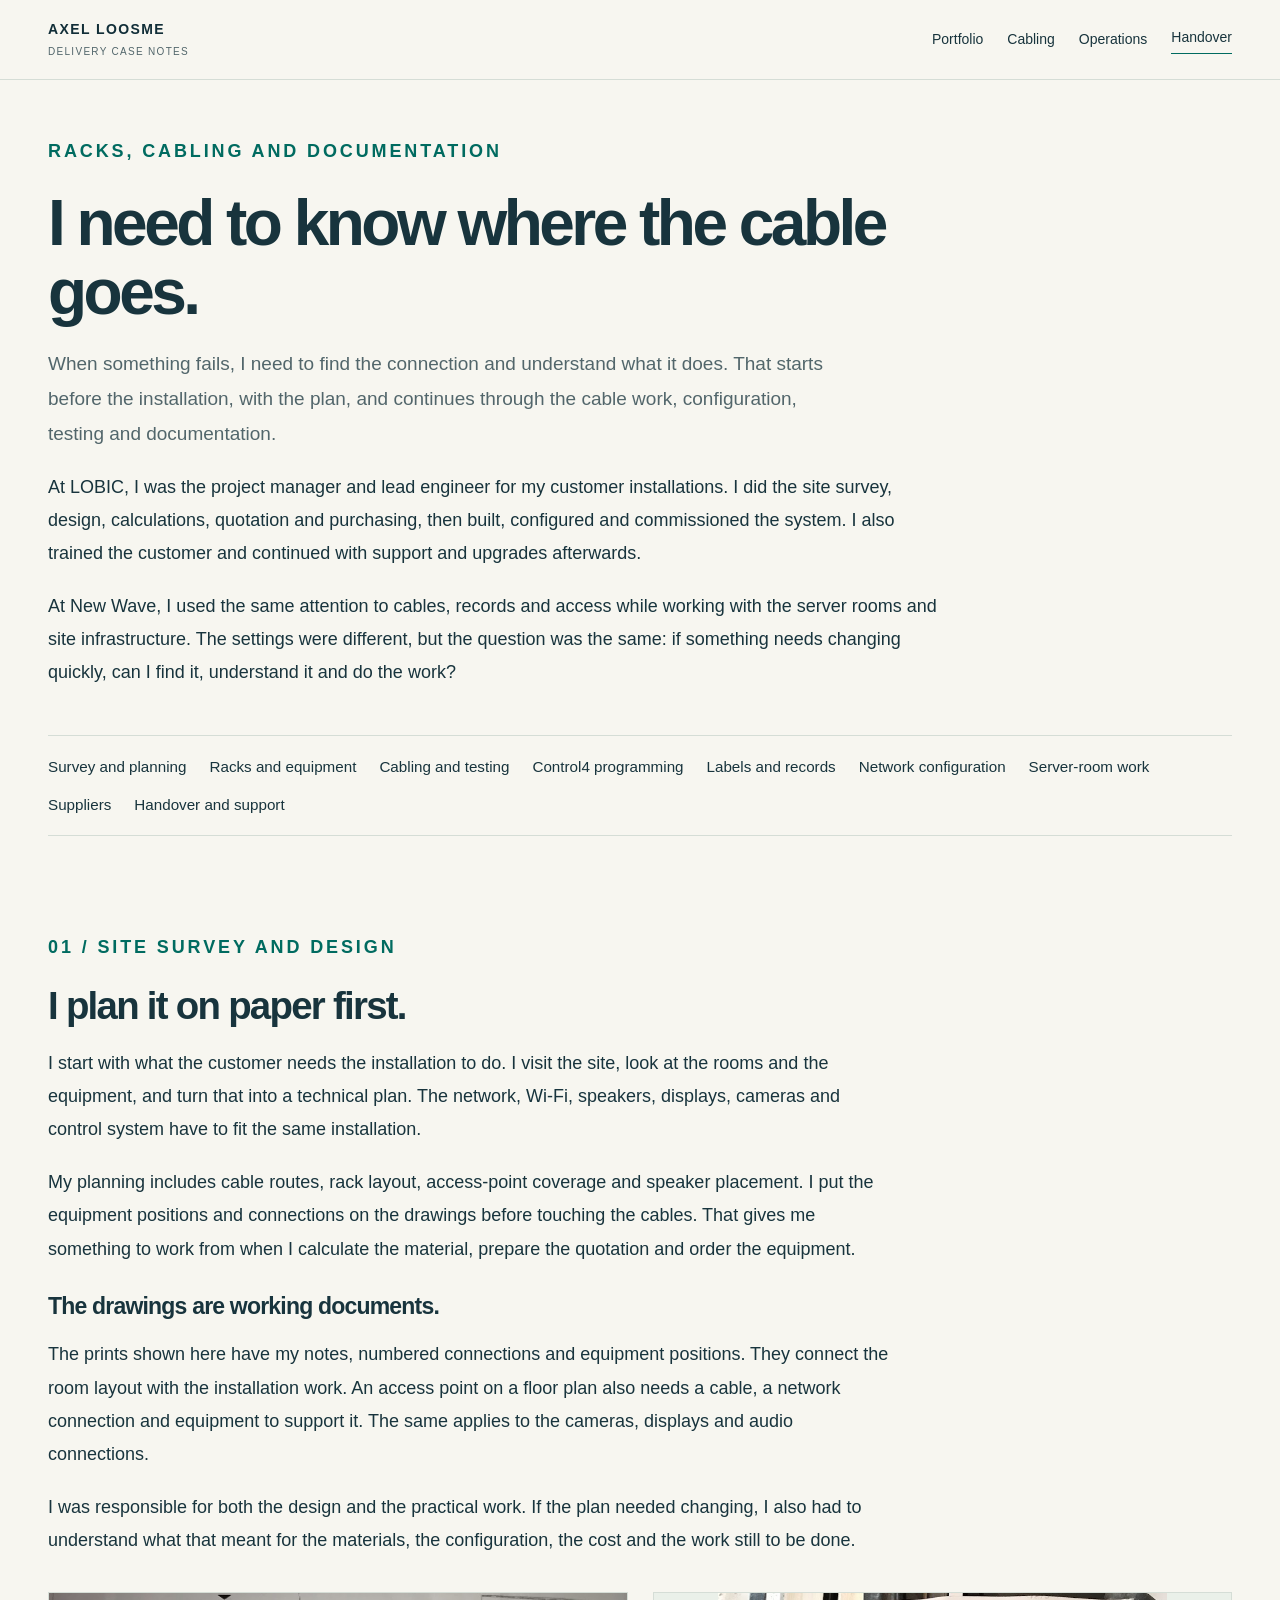
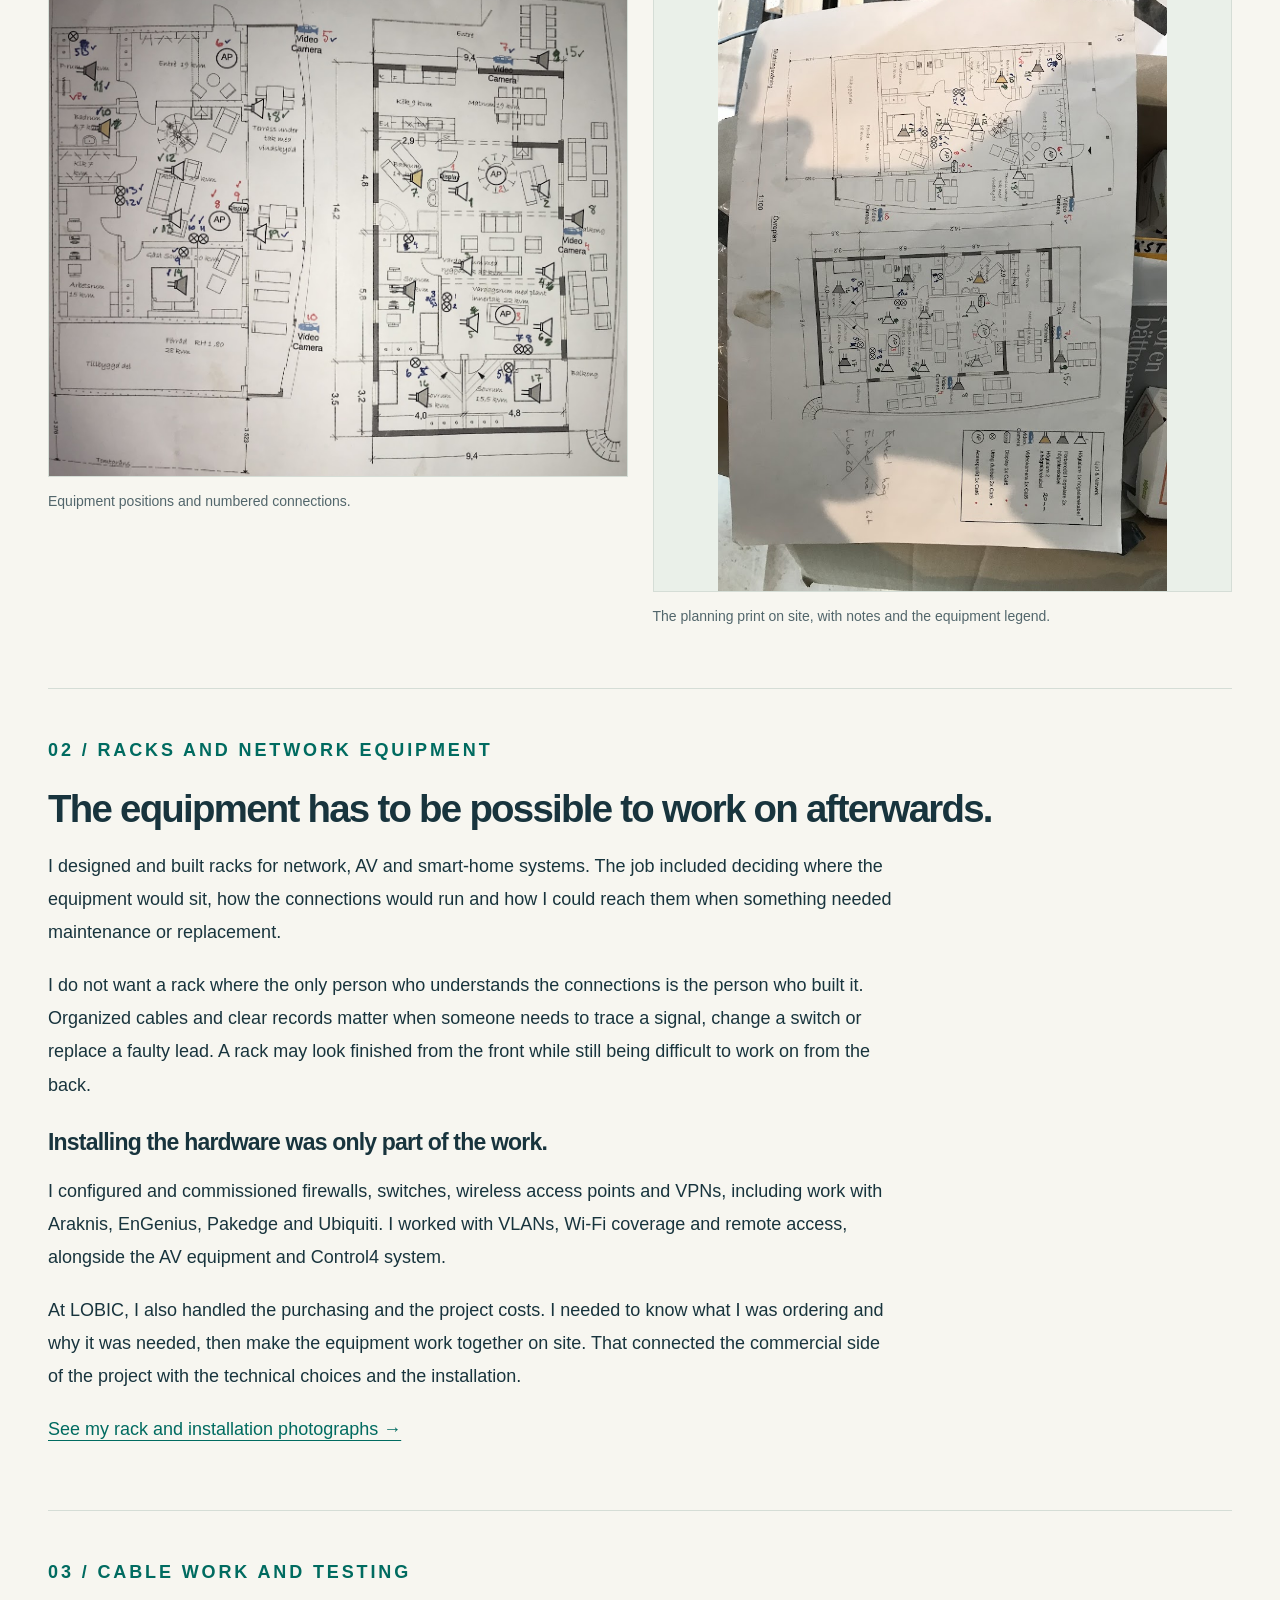
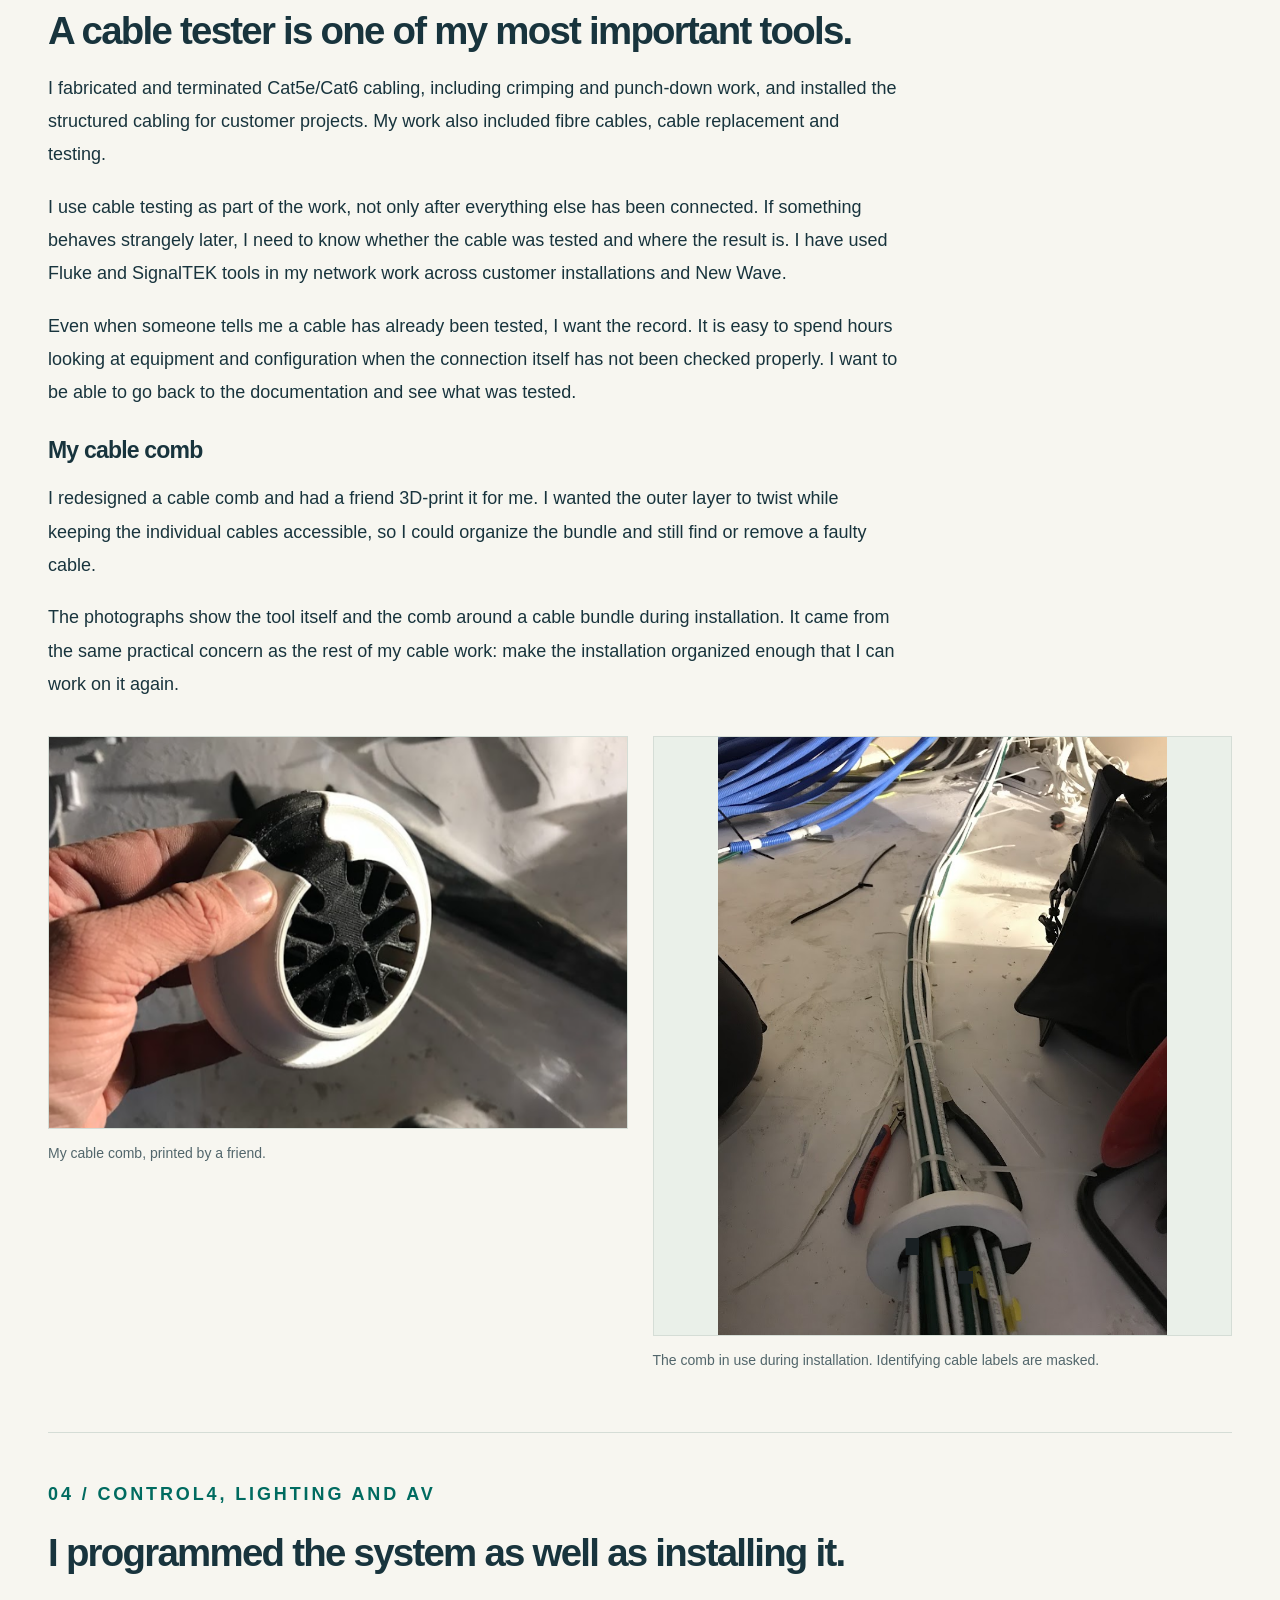
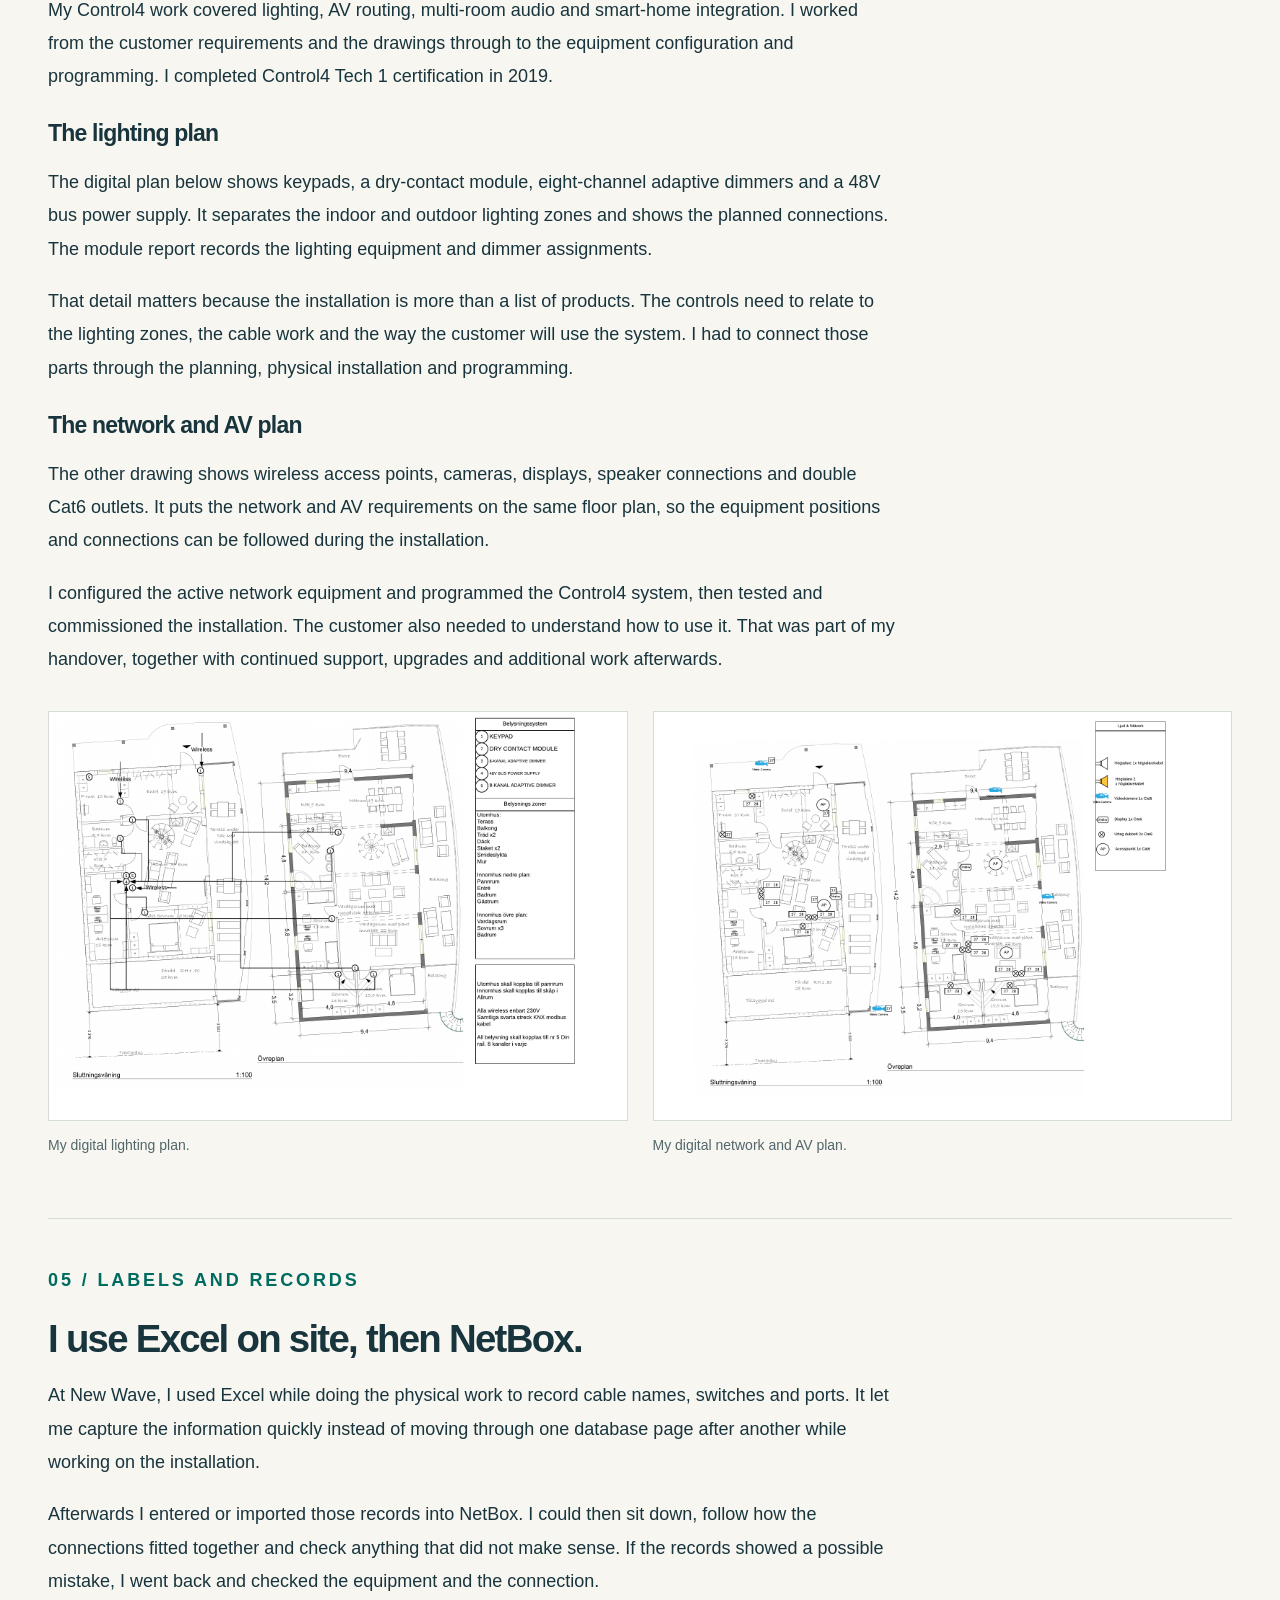
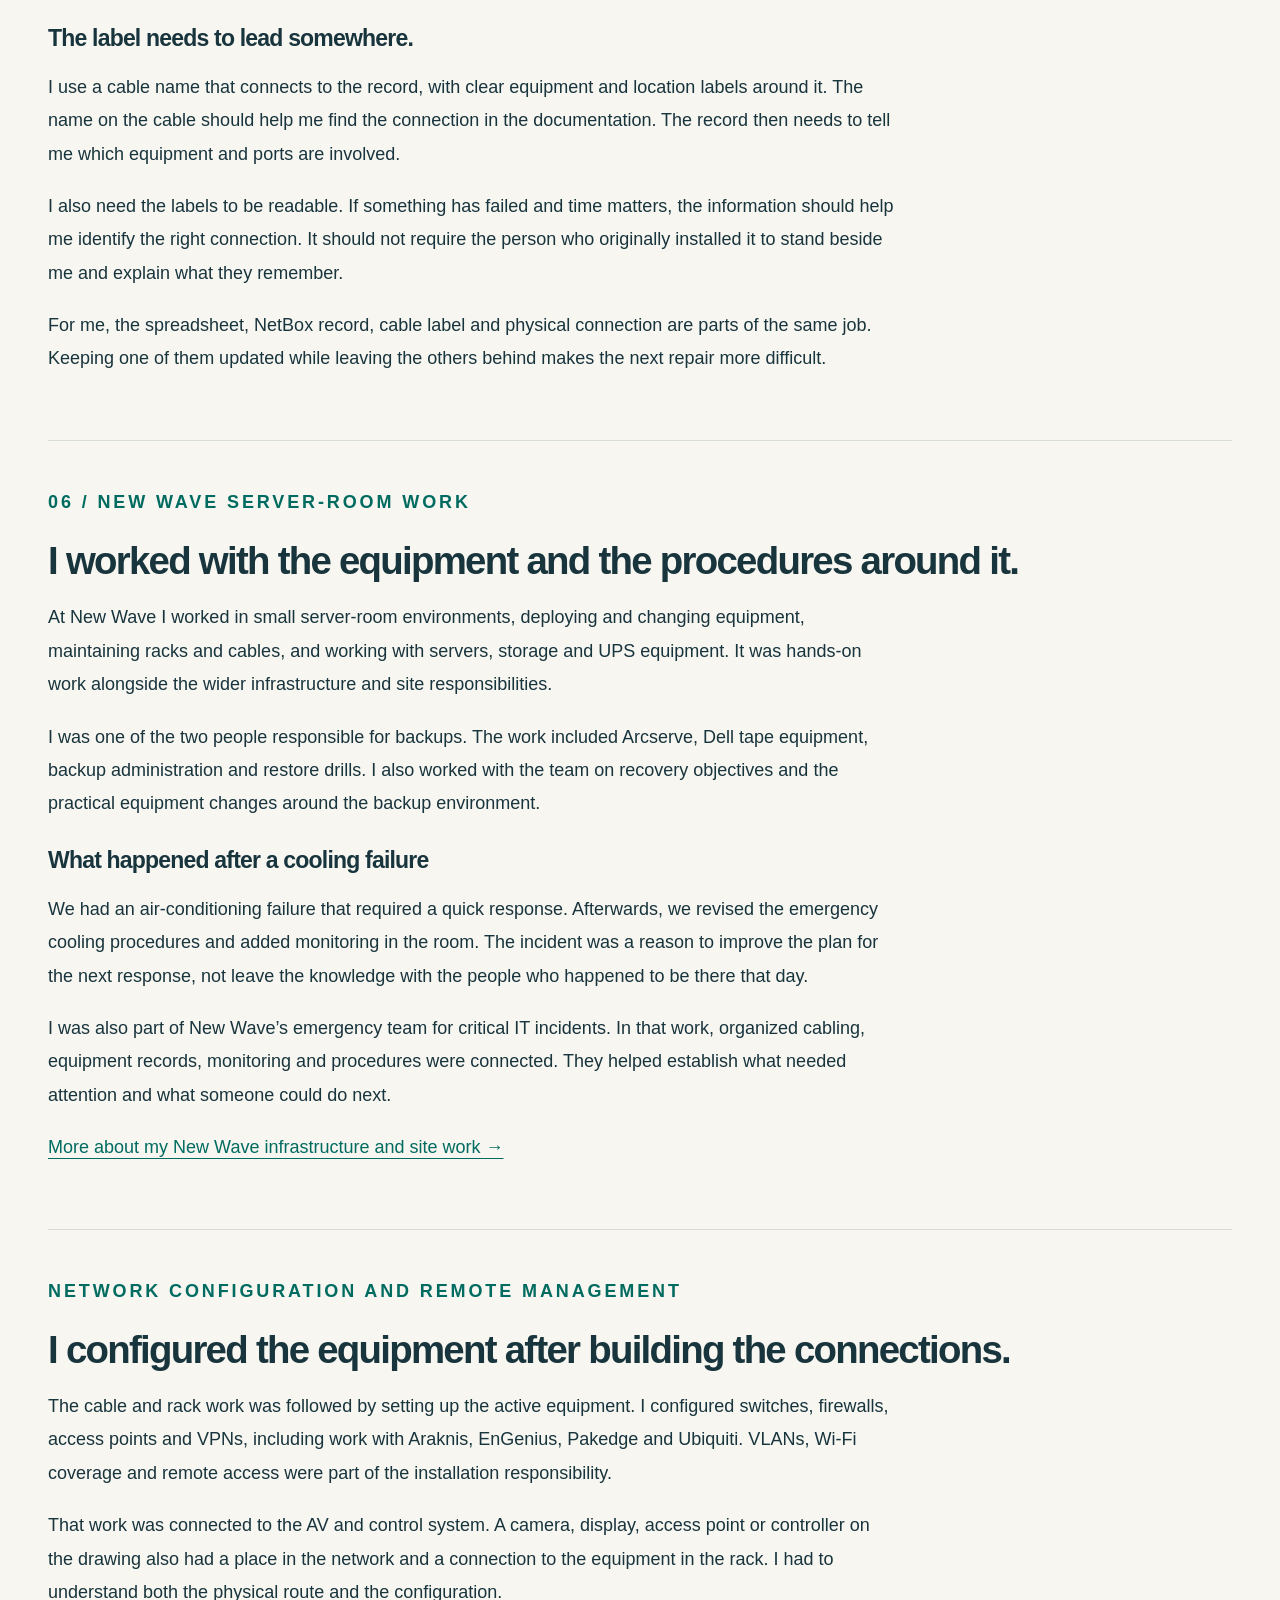
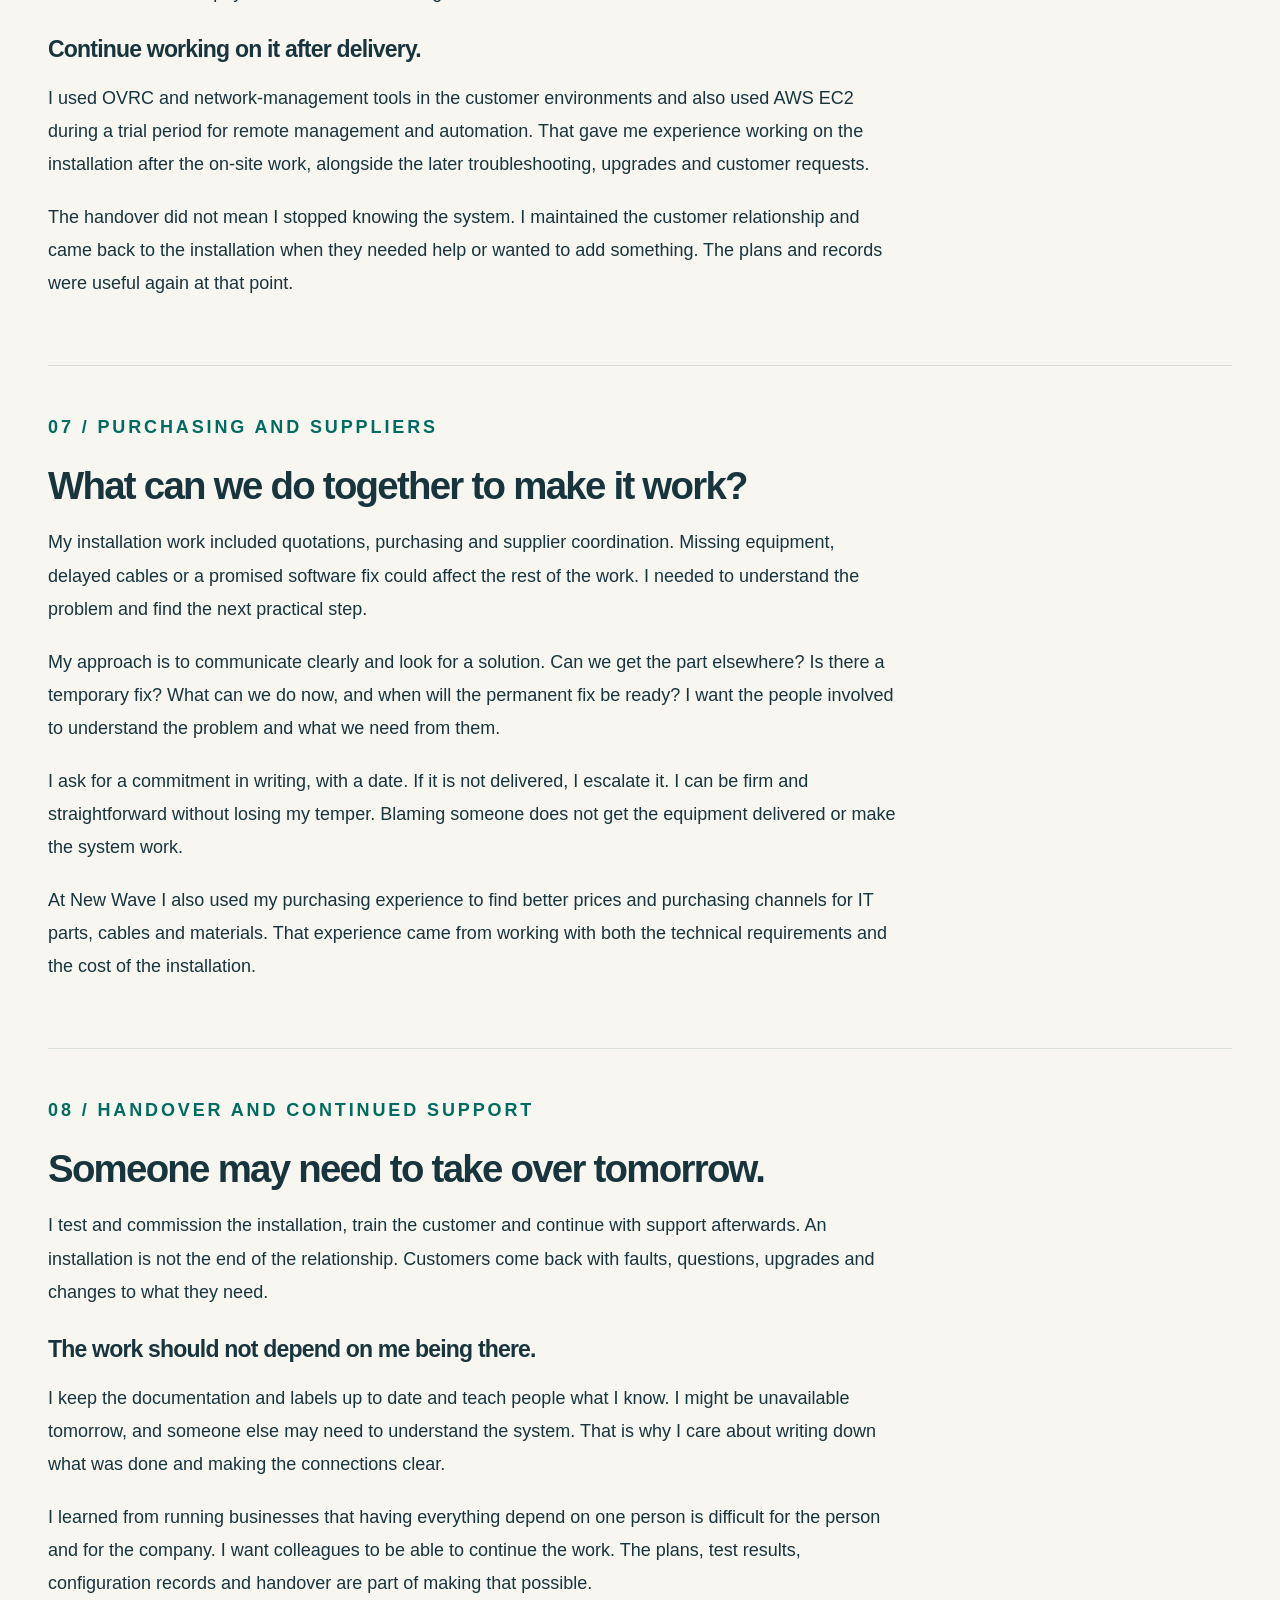
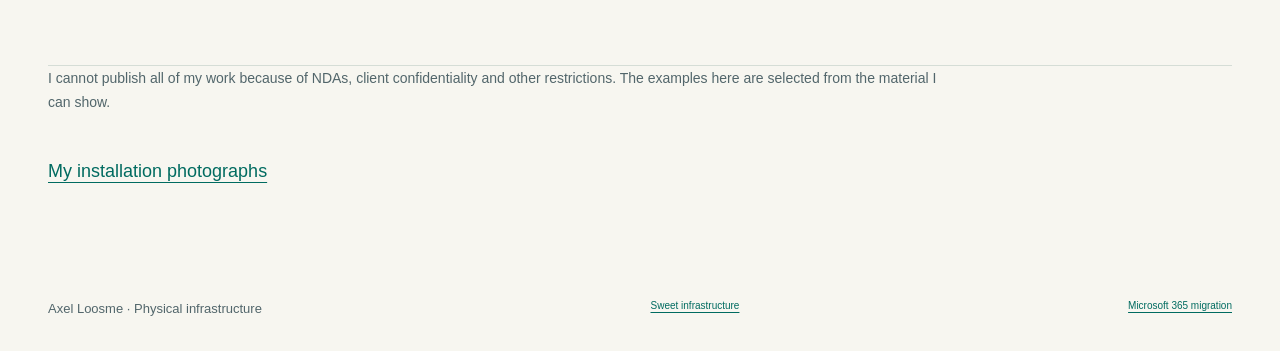
<file: physical-infrastructure.html>
<!doctype html><html lang="en"><head><meta charset="utf-8"><meta name="viewport" content="width=device-width,initial-scale=1"><title>Racks, cabling &amp; operational handover | Axel Loosme</title><meta name="description" content="Axel Loosme's practical approach to cable testing, Excel and NetBox records, server-room operations and technical handover."><link rel="stylesheet" href="styles.css"><link rel="stylesheet" href="redesign.css"><link rel="stylesheet" href="technical.css?v=20261030-readable"></head><body><a class="skip" href="#main">Skip to content</a><header class="top"><a class="name" href="index.html">AXEL LOOSME<span>Delivery case notes</span></a><nav aria-label="Main navigation"><a href="index.html#work">Portfolio</a><a href="#cabling">Cabling</a><a href="#operations">Operations</a><a href="#evidence">Handover</a></nav></header><main id="main" class="technical wrap"><div class="technical-header"><p class="eyebrow">RACKS, CABLING AND DOCUMENTATION</p><h1>I need to know where the cable goes.</h1><p class="lead">When something fails, I need to find the connection and understand what it does. That starts before the installation, with the plan, and continues through the cable work, configuration, testing and documentation.</p><p>At LOBIC, I was the project manager and lead engineer for my customer installations. I did the site survey, design, calculations, quotation and purchasing, then built, configured and commissioned the system. I also trained the customer and continued with support and upgrades afterwards.</p><p>At New Wave, I used the same attention to cables, records and access while working with the server rooms and site infrastructure. The settings were different, but the question was the same: if something needs changing quickly, can I find it, understand it and do the work?</p></div>
<nav class="technical-nav" aria-label="Page sections"><a href="#planning">Survey and planning</a><a href="#rack-build">Racks and equipment</a><a href="#cabling">Cabling and testing</a><a href="#control4">Control4 programming</a><a href="#records">Labels and records</a><a href="#network-configuration">Network configuration</a><a href="#operations">Server-room work</a><a href="#vendors">Suppliers</a><a href="#evidence">Handover and support</a></nav>
<section id="planning" class="technical-section"><p class="eyebrow">01 / SITE SURVEY AND DESIGN</p><h2>I plan it on paper first.</h2><p>I start with what the customer needs the installation to do. I visit the site, look at the rooms and the equipment, and turn that into a technical plan. The network, Wi-Fi, speakers, displays, cameras and control system have to fit the same installation.</p><p>My planning includes cable routes, rack layout, access-point coverage and speaker placement. I put the equipment positions and connections on the drawings before touching the cables. That gives me something to work from when I calculate the material, prepare the quotation and order the equipment.</p><h3>The drawings are working documents.</h3><p>The prints shown here have my notes, numbered connections and equipment positions. They connect the room layout with the installation work. An access point on a floor plan also needs a cable, a network connection and equipment to support it. The same applies to the cameras, displays and audio connections.</p><p>I was responsible for both the design and the practical work. If the plan needed changing, I also had to understand what that meant for the materials, the configuration, the cost and the work still to be done.</p><div class="image-pair"><figure><a href="assets/installation-planning-detail.png"><img src="assets/installation-planning-detail.png" width="1209" height="1012" loading="lazy" alt="My annotated installation floor plan"></a><figcaption>Equipment positions and numbered connections.</figcaption></figure><figure><a href="assets/installation-planning-onsite.png"><img src="assets/installation-planning-onsite.png" width="759" height="1012" loading="lazy" alt="My working copy of the installation plan on site"></a><figcaption>The planning print on site, with notes and the equipment legend.</figcaption></figure></div></section>
<section id="rack-build" class="technical-section"><p class="eyebrow">02 / RACKS AND NETWORK EQUIPMENT</p><h2>The equipment has to be possible to work on afterwards.</h2><p>I designed and built racks for network, AV and smart-home systems. The job included deciding where the equipment would sit, how the connections would run and how I could reach them when something needed maintenance or replacement.</p><p>I do not want a rack where the only person who understands the connections is the person who built it. Organized cables and clear records matter when someone needs to trace a signal, change a switch or replace a faulty lead. A rack may look finished from the front while still being difficult to work on from the back.</p><h3>Installing the hardware was only part of the work.</h3><p>I configured and commissioned firewalls, switches, wireless access points and VPNs, including work with Araknis, EnGenius, Pakedge and Ubiquiti. I worked with VLANs, Wi-Fi coverage and remote access, alongside the AV equipment and Control4 system.</p><p>At LOBIC, I also handled the purchasing and the project costs. I needed to know what I was ordering and why it was needed, then make the equipment work together on site. That connected the commercial side of the project with the technical choices and the installation.</p><p><a class="text-link" href="index.html#gallery">See my rack and installation photographs →</a></p></section>
<section id="cabling" class="technical-section"><p class="eyebrow">03 / CABLE WORK AND TESTING</p><h2>A cable tester is one of my most important tools.</h2><p>I fabricated and terminated Cat5e/Cat6 cabling, including crimping and punch-down work, and installed the structured cabling for customer projects. My work also included fibre cables, cable replacement and testing.</p><p>I use cable testing as part of the work, not only after everything else has been connected. If something behaves strangely later, I need to know whether the cable was tested and where the result is. I have used Fluke and SignalTEK tools in my network work across customer installations and New Wave.</p><p>Even when someone tells me a cable has already been tested, I want the record. It is easy to spend hours looking at equipment and configuration when the connection itself has not been checked properly. I want to be able to go back to the documentation and see what was tested.</p><h3>My cable comb</h3><p>I redesigned a cable comb and had a friend 3D-print it for me. I wanted the outer layer to twist while keeping the individual cables accessible, so I could organize the bundle and still find or remove a faulty cable.</p><p>The photographs show the tool itself and the comb around a cable bundle during installation. It came from the same practical concern as the rest of my cable work: make the installation organized enough that I can work on it again.</p><div class="image-pair"><figure><img src="assets/cable-comb-closeup.png" width="675" height="458" loading="lazy" alt="Close-up of the cable comb I redesigned"><figcaption>My cable comb, printed by a friend.</figcaption></figure><figure><img src="assets/cable-routing-construction-01-masked.png" loading="lazy" alt="My cable comb in use around a bundle of cables"><figcaption>The comb in use during installation. Identifying cable labels are masked.</figcaption></figure></div></section>
<section id="control4" class="technical-section"><p class="eyebrow">04 / CONTROL4, LIGHTING AND AV</p><h2>I programmed the system as well as installing it.</h2><p>My Control4 work covered lighting, AV routing, multi-room audio and smart-home integration. I worked from the customer requirements and the drawings through to the equipment configuration and programming. I completed Control4 Tech 1 certification in 2019.</p><h3>The lighting plan</h3><p>The digital plan below shows keypads, a dry-contact module, eight-channel adaptive dimmers and a 48V bus power supply. It separates the indoor and outdoor lighting zones and shows the planned connections. The module report records the lighting equipment and dimmer assignments.</p><p>That detail matters because the installation is more than a list of products. The controls need to relate to the lighting zones, the cable work and the way the customer will use the system. I had to connect those parts through the planning, physical installation and programming.</p><h3>The network and AV plan</h3><p>The other drawing shows wireless access points, cameras, displays, speaker connections and double Cat6 outlets. It puts the network and AV requirements on the same floor plan, so the equipment positions and connections can be followed during the installation.</p><p>I configured the active network equipment and programmed the Control4 system, then tested and commissioned the installation. The customer also needed to understand how to use it. That was part of my handover, together with continued support, upgrades and additional work afterwards.</p><div class="image-pair"><figure><a href="assets/control4-lighting-plan.png"><img src="assets/control4-lighting-plan.png" width="1497" height="1058" loading="lazy" alt="My lighting plan showing keypads, dimmers, lighting zones and cable routes"></a><figcaption>My digital lighting plan.</figcaption></figure><figure><a href="assets/control4-network-plan.png"><img src="assets/control4-network-plan.png" width="1600" height="1132" loading="lazy" alt="My network and AV plan showing access points, cameras, displays and cabling"></a><figcaption>My digital network and AV plan.</figcaption></figure></div></section>
<section id="records" class="technical-section"><p class="eyebrow">05 / LABELS AND RECORDS</p><h2>I use Excel on site, then NetBox.</h2><p>At New Wave, I used Excel while doing the physical work to record cable names, switches and ports. It let me capture the information quickly instead of moving through one database page after another while working on the installation.</p><p>Afterwards I entered or imported those records into NetBox. I could then sit down, follow how the connections fitted together and check anything that did not make sense. If the records showed a possible mistake, I went back and checked the equipment and the connection.</p><h3>The label needs to lead somewhere.</h3><p>I use a cable name that connects to the record, with clear equipment and location labels around it. The name on the cable should help me find the connection in the documentation. The record then needs to tell me which equipment and ports are involved.</p><p>I also need the labels to be readable. If something has failed and time matters, the information should help me identify the right connection. It should not require the person who originally installed it to stand beside me and explain what they remember.</p><p>For me, the spreadsheet, NetBox record, cable label and physical connection are parts of the same job. Keeping one of them updated while leaving the others behind makes the next repair more difficult.</p></section>
<section id="operations" class="technical-section"><p class="eyebrow">06 / NEW WAVE SERVER-ROOM WORK</p><h2>I worked with the equipment and the procedures around it.</h2><p>At New Wave I worked in small server-room environments, deploying and changing equipment, maintaining racks and cables, and working with servers, storage and UPS equipment. It was hands-on work alongside the wider infrastructure and site responsibilities.</p><p>I was one of the two people responsible for backups. The work included Arcserve, Dell tape equipment, backup administration and restore drills. I also worked with the team on recovery objectives and the practical equipment changes around the backup environment.</p><h3>What happened after a cooling failure</h3><p>We had an air-conditioning failure that required a quick response. Afterwards, we revised the emergency cooling procedures and added monitoring in the room. The incident was a reason to improve the plan for the next response, not leave the knowledge with the people who happened to be there that day.</p><p>I was also part of New Wave’s emergency team for critical IT incidents. In that work, organized cabling, equipment records, monitoring and procedures were connected. They helped establish what needed attention and what someone could do next.</p><p><a class="text-link" href="new-wave-infrastructure.html">More about my New Wave infrastructure and site work →</a></p></section>
<section id="network-configuration" class="technical-section"><p class="eyebrow">NETWORK CONFIGURATION AND REMOTE MANAGEMENT</p><h2>I configured the equipment after building the connections.</h2><p>The cable and rack work was followed by setting up the active equipment. I configured switches, firewalls, access points and VPNs, including work with Araknis, EnGenius, Pakedge and Ubiquiti. VLANs, Wi-Fi coverage and remote access were part of the installation responsibility.</p><p>That work was connected to the AV and control system. A camera, display, access point or controller on the drawing also had a place in the network and a connection to the equipment in the rack. I had to understand both the physical route and the configuration.</p><h3>Continue working on it after delivery.</h3><p>I used OVRC and network-management tools in the customer environments and also used AWS EC2 during a trial period for remote management and automation. That gave me experience working on the installation after the on-site work, alongside the later troubleshooting, upgrades and customer requests.</p><p>The handover did not mean I stopped knowing the system. I maintained the customer relationship and came back to the installation when they needed help or wanted to add something. The plans and records were useful again at that point.</p></section><section id="vendors" class="technical-section"><p class="eyebrow">07 / PURCHASING AND SUPPLIERS</p><h2>What can we do together to make it work?</h2><p>My installation work included quotations, purchasing and supplier coordination. Missing equipment, delayed cables or a promised software fix could affect the rest of the work. I needed to understand the problem and find the next practical step.</p><p>My approach is to communicate clearly and look for a solution. Can we get the part elsewhere? Is there a temporary fix? What can we do now, and when will the permanent fix be ready? I want the people involved to understand the problem and what we need from them.</p><p>I ask for a commitment in writing, with a date. If it is not delivered, I escalate it. I can be firm and straightforward without losing my temper. Blaming someone does not get the equipment delivered or make the system work.</p><p>At New Wave I also used my purchasing experience to find better prices and purchasing channels for IT parts, cables and materials. That experience came from working with both the technical requirements and the cost of the installation.</p></section>
<section id="evidence" class="technical-section"><p class="eyebrow">08 / HANDOVER AND CONTINUED SUPPORT</p><h2>Someone may need to take over tomorrow.</h2><p>I test and commission the installation, train the customer and continue with support afterwards. An installation is not the end of the relationship. Customers come back with faults, questions, upgrades and changes to what they need.</p><h3>The work should not depend on me being there.</h3><p>I keep the documentation and labels up to date and teach people what I know. I might be unavailable tomorrow, and someone else may need to understand the system. That is why I care about writing down what was done and making the connections clear.</p><p>I learned from running businesses that having everything depend on one person is difficult for the person and for the company. I want colleagues to be able to continue the work. The plans, test results, configuration records and handover are part of making that possible.</p></section><p class="source-note">I cannot publish all of my work because of NDAs, client confidentiality and other restrictions. The examples here are selected from the material I can show.</p><p class="technical-return"><a href="index.html#gallery">My installation photographs</a></p></main><footer class="wrap"><span>Axel Loosme · Physical infrastructure</span><a href="sweet-infrastructure.html">Sweet infrastructure</a><a href="microsoft365-migration.html">Microsoft 365 migration</a></footer></body></html>
</file>
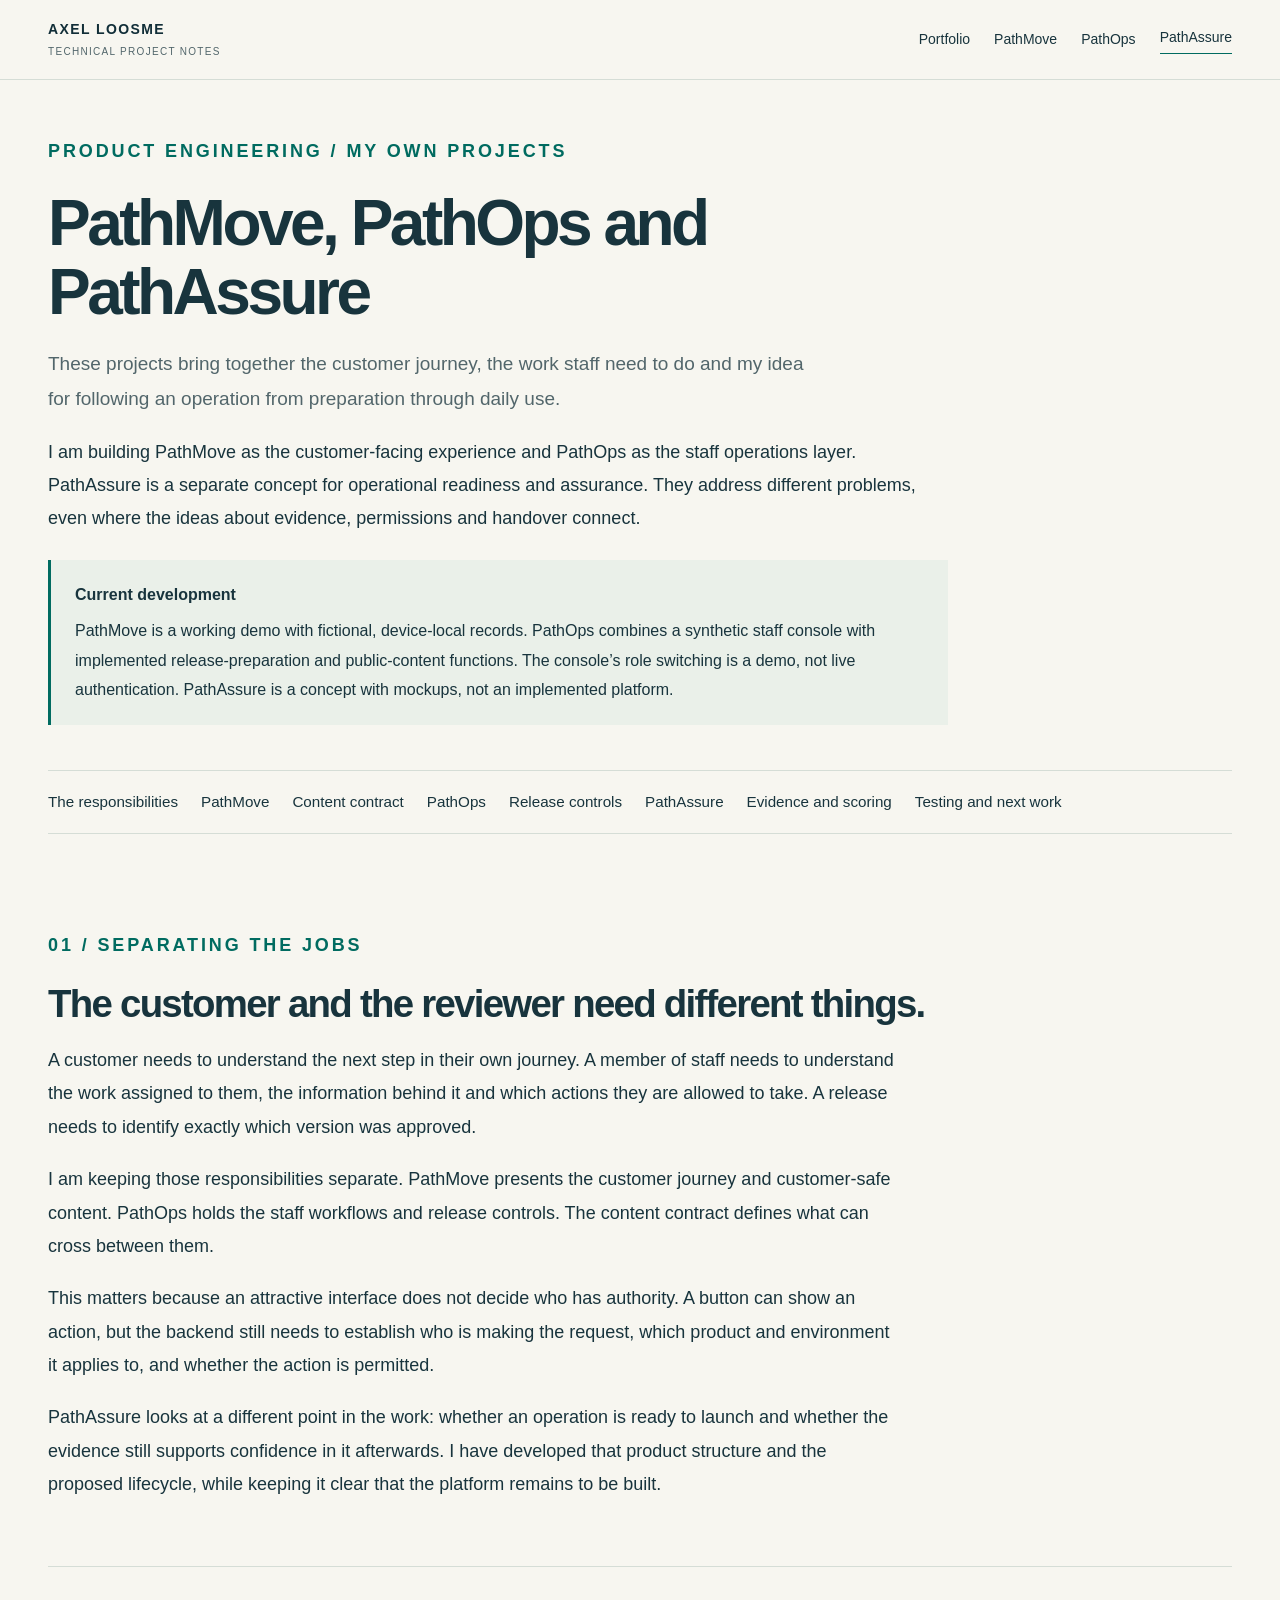
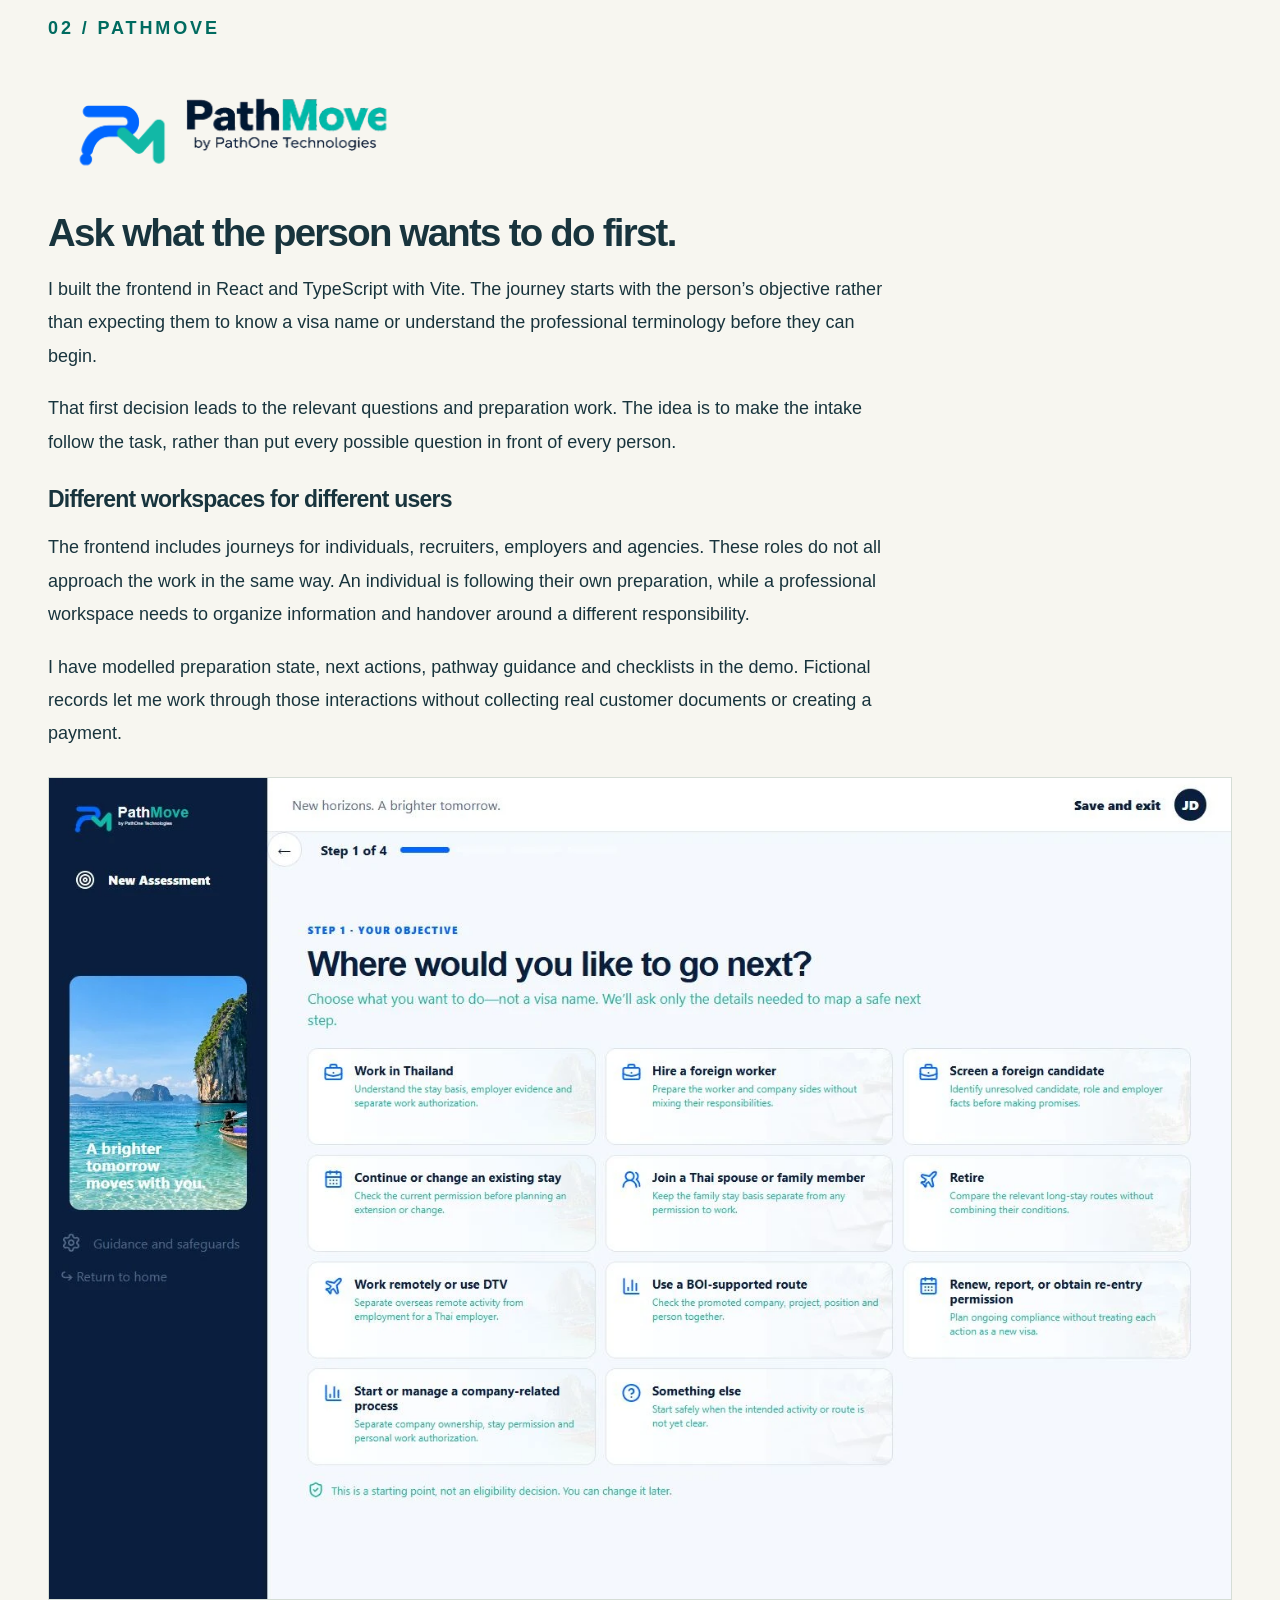
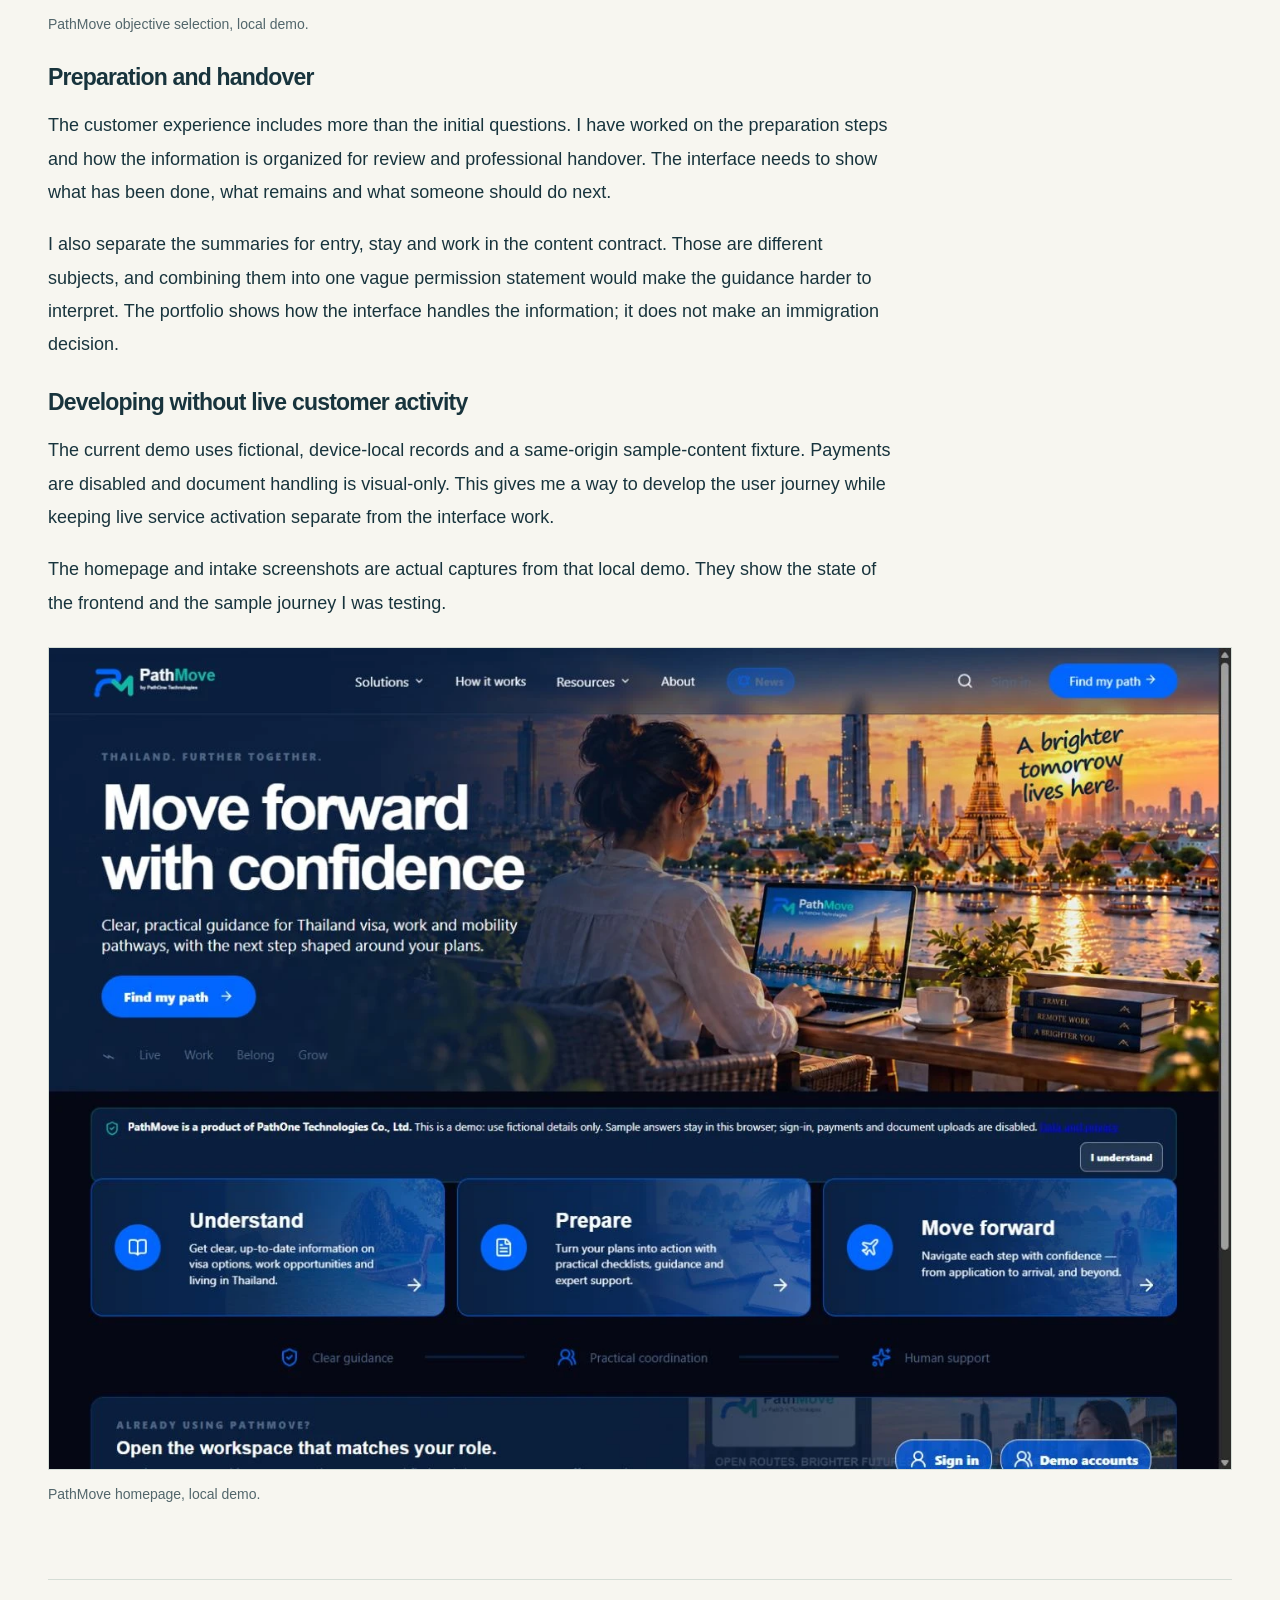
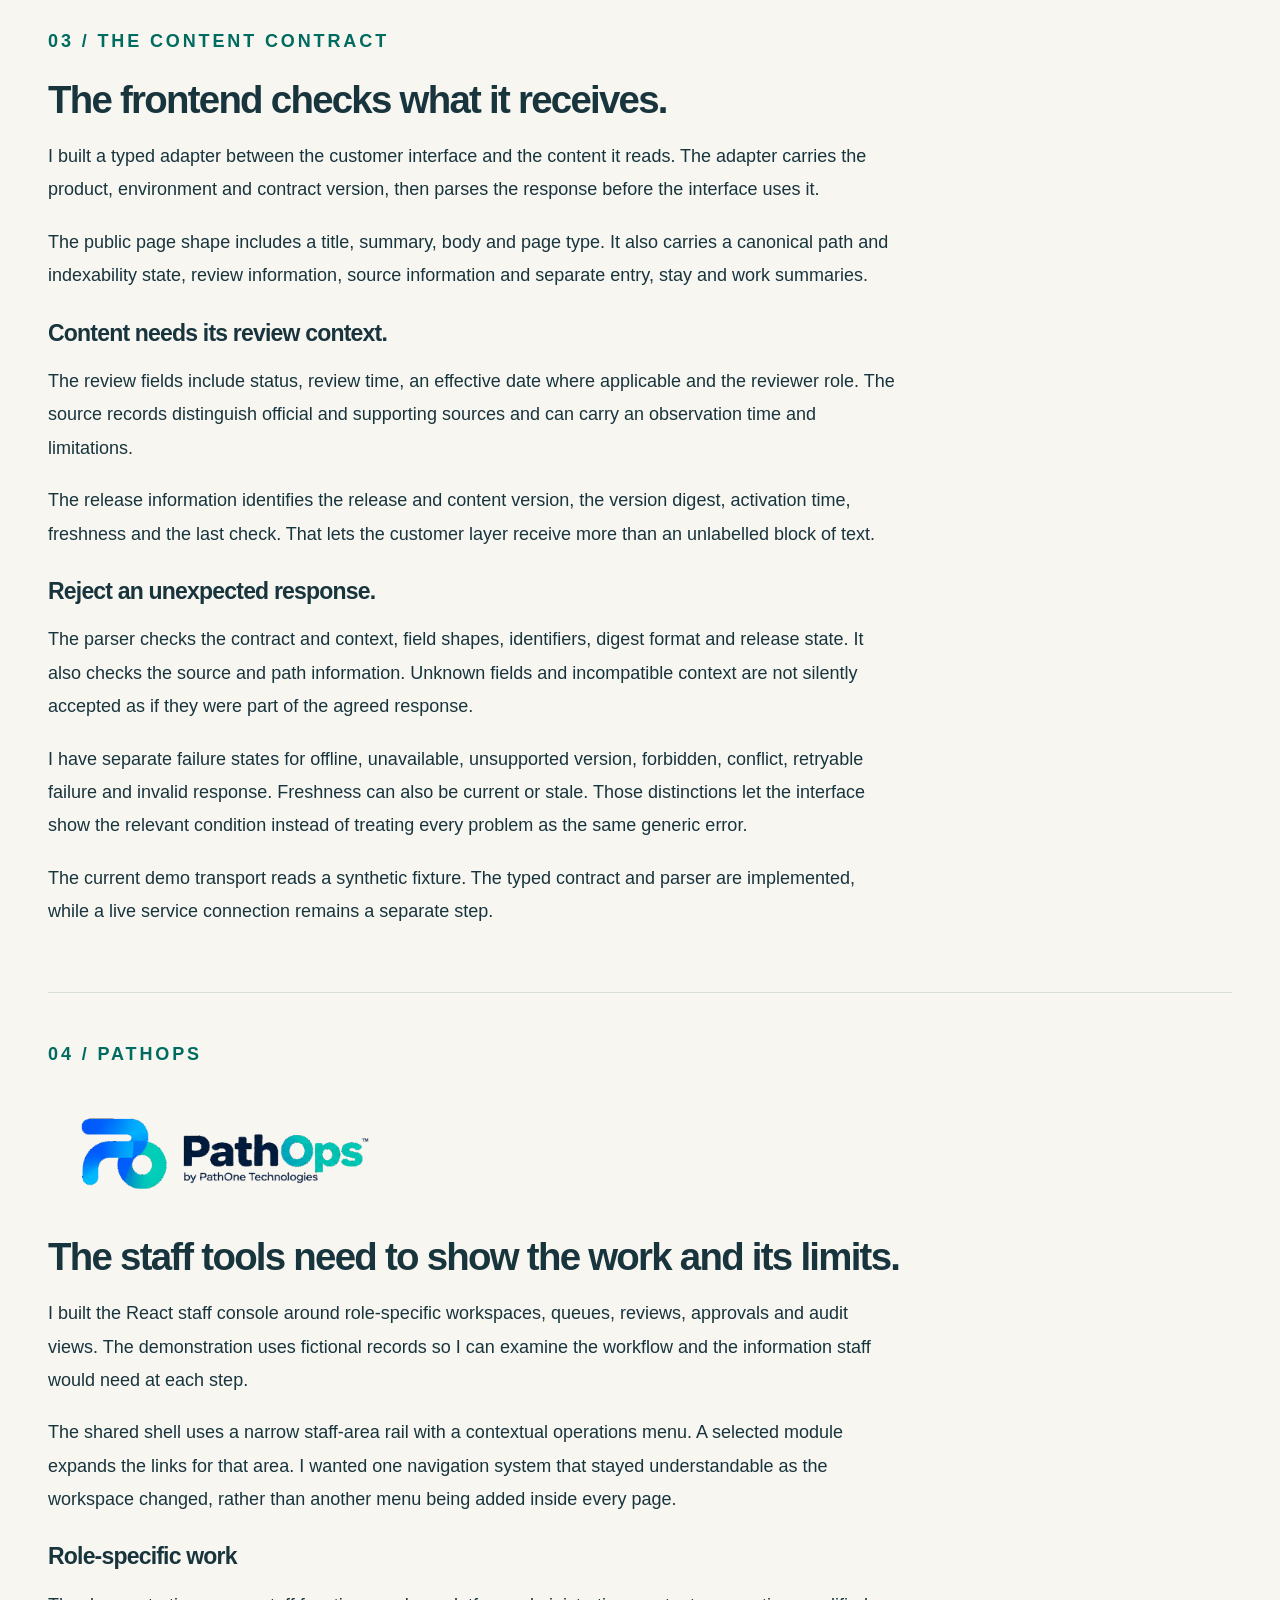
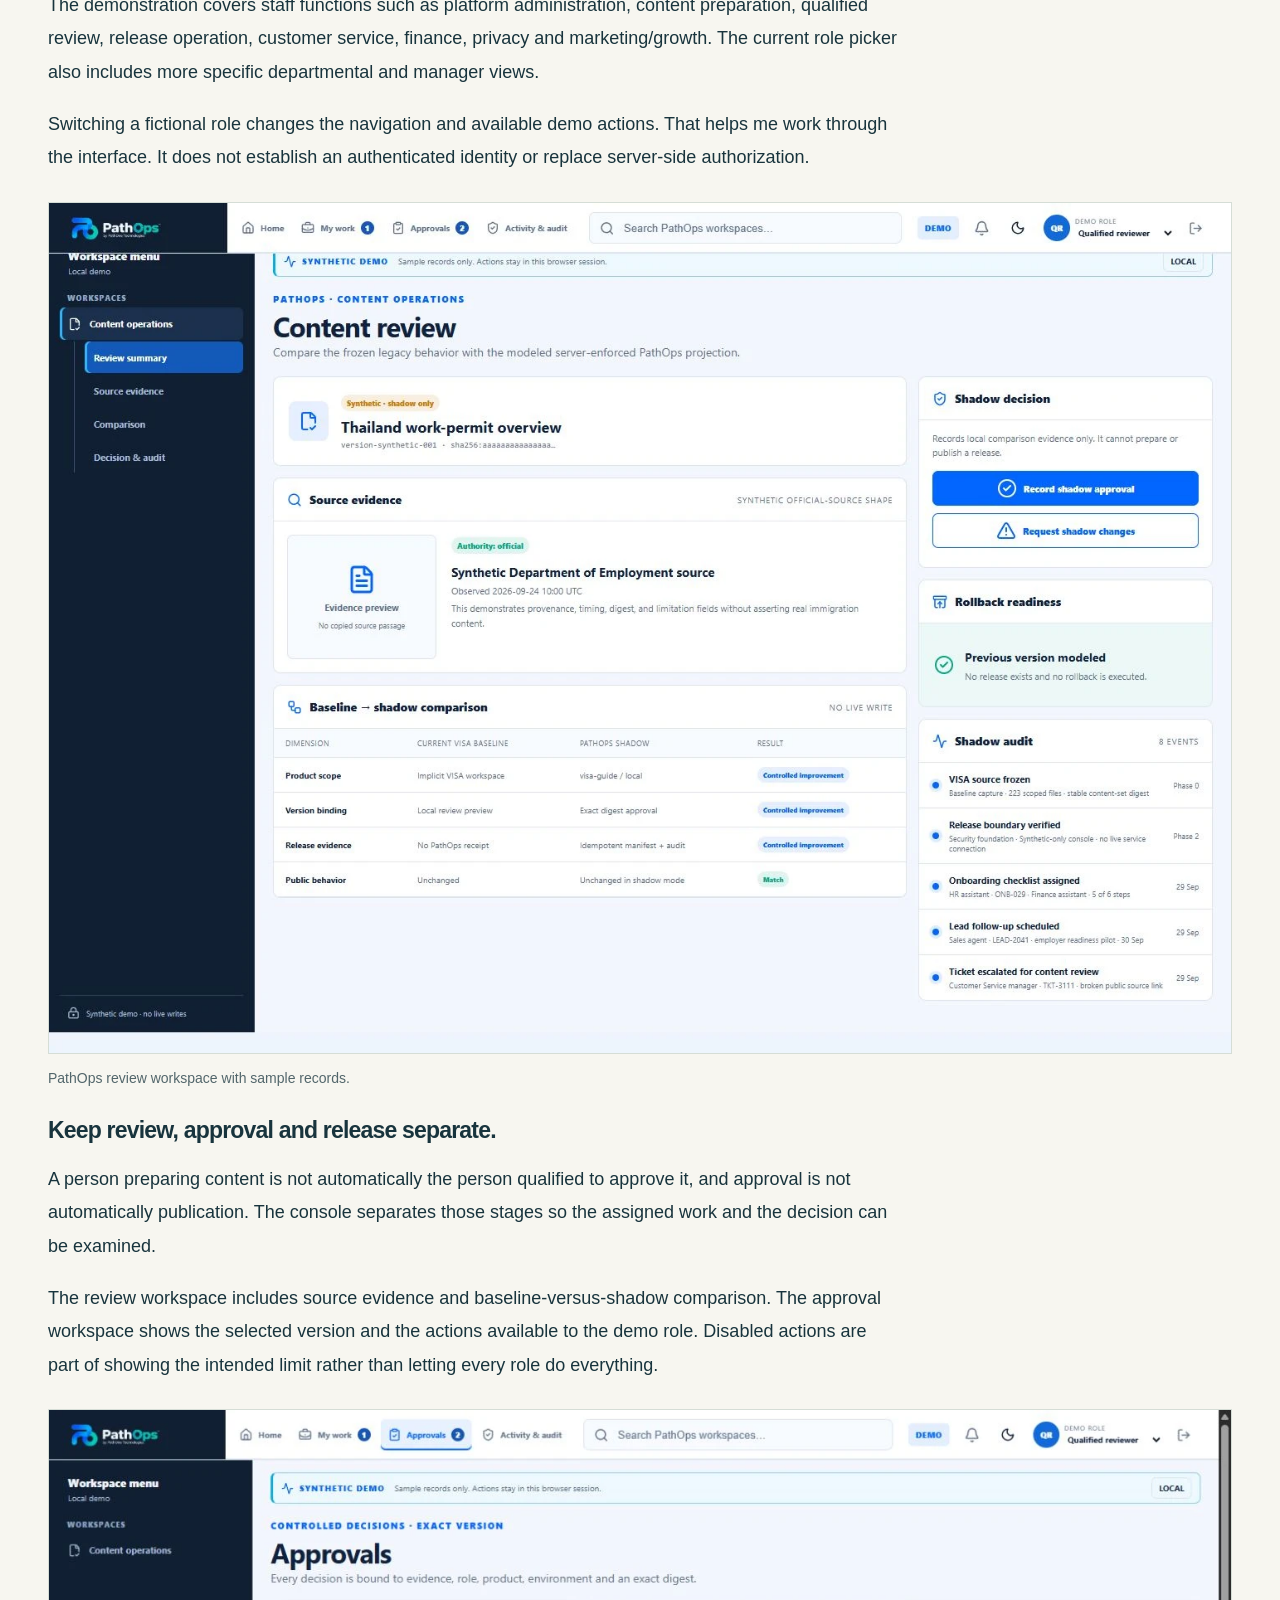
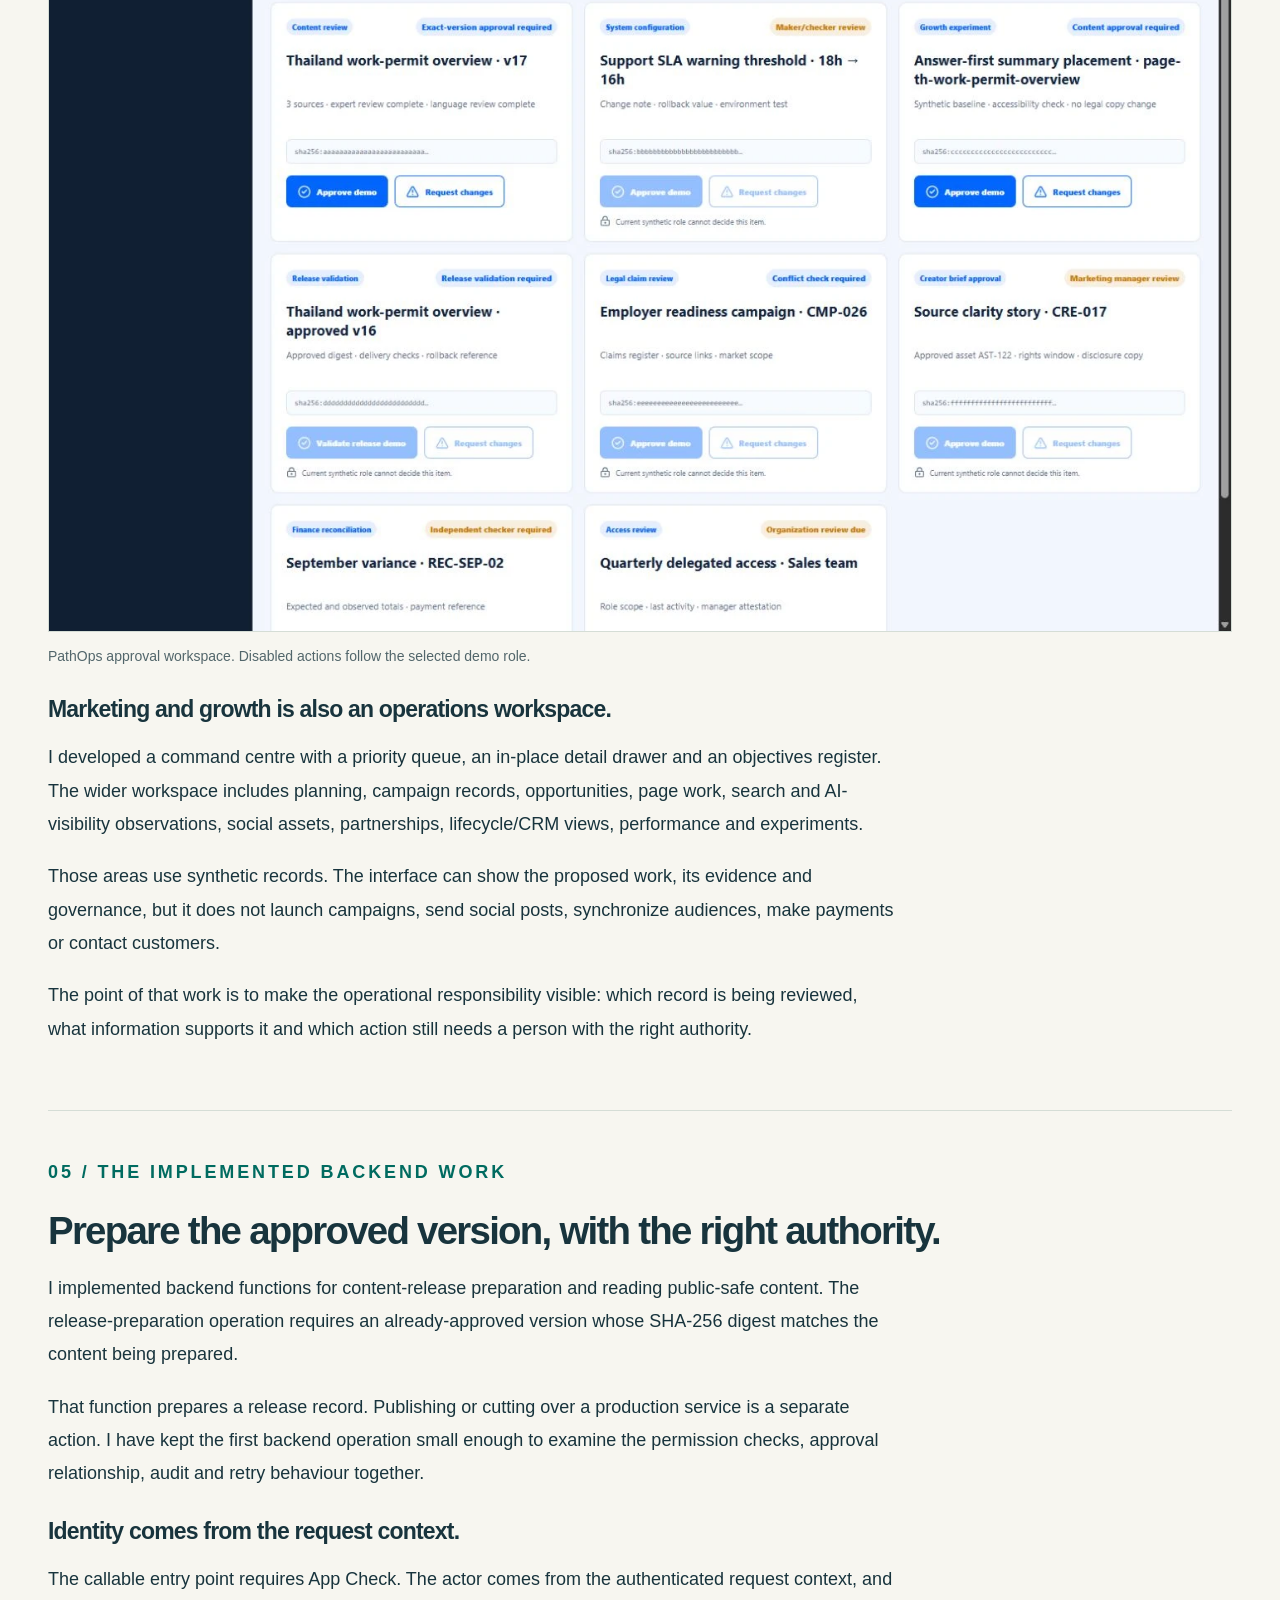
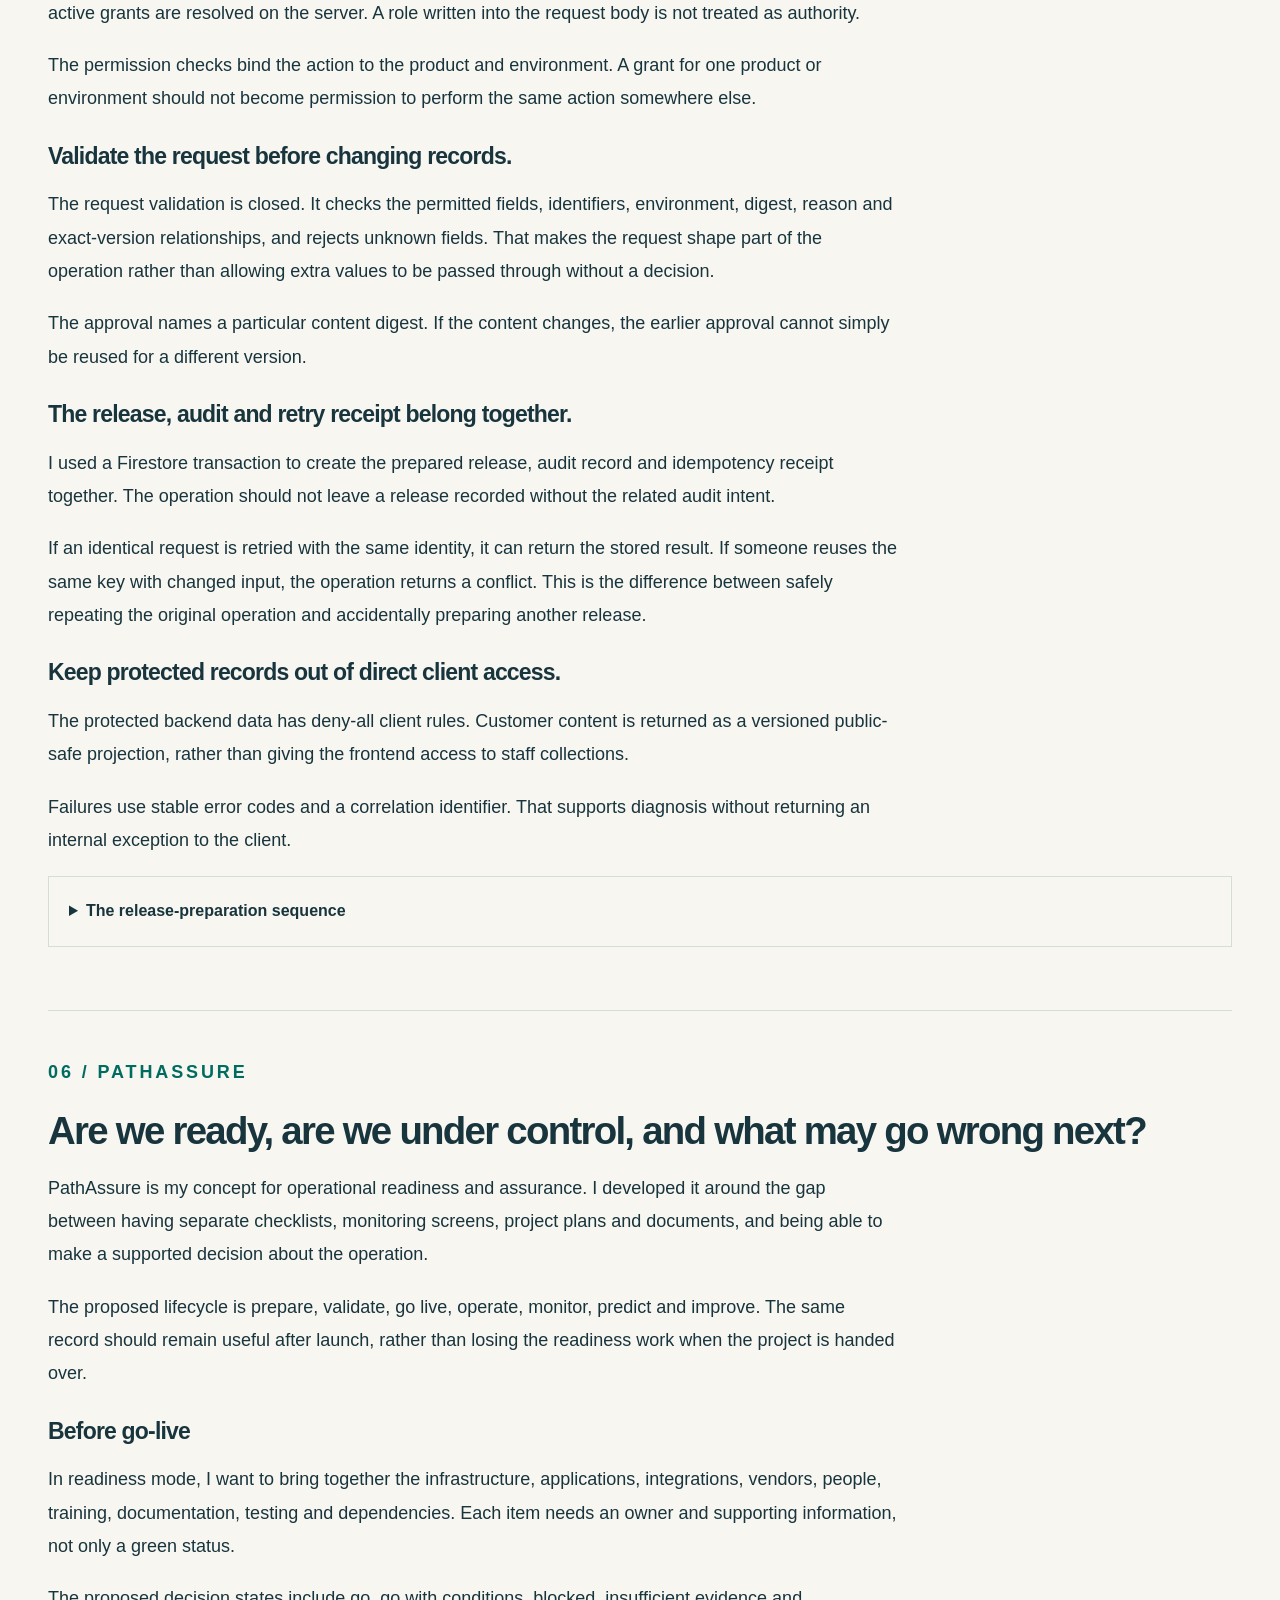
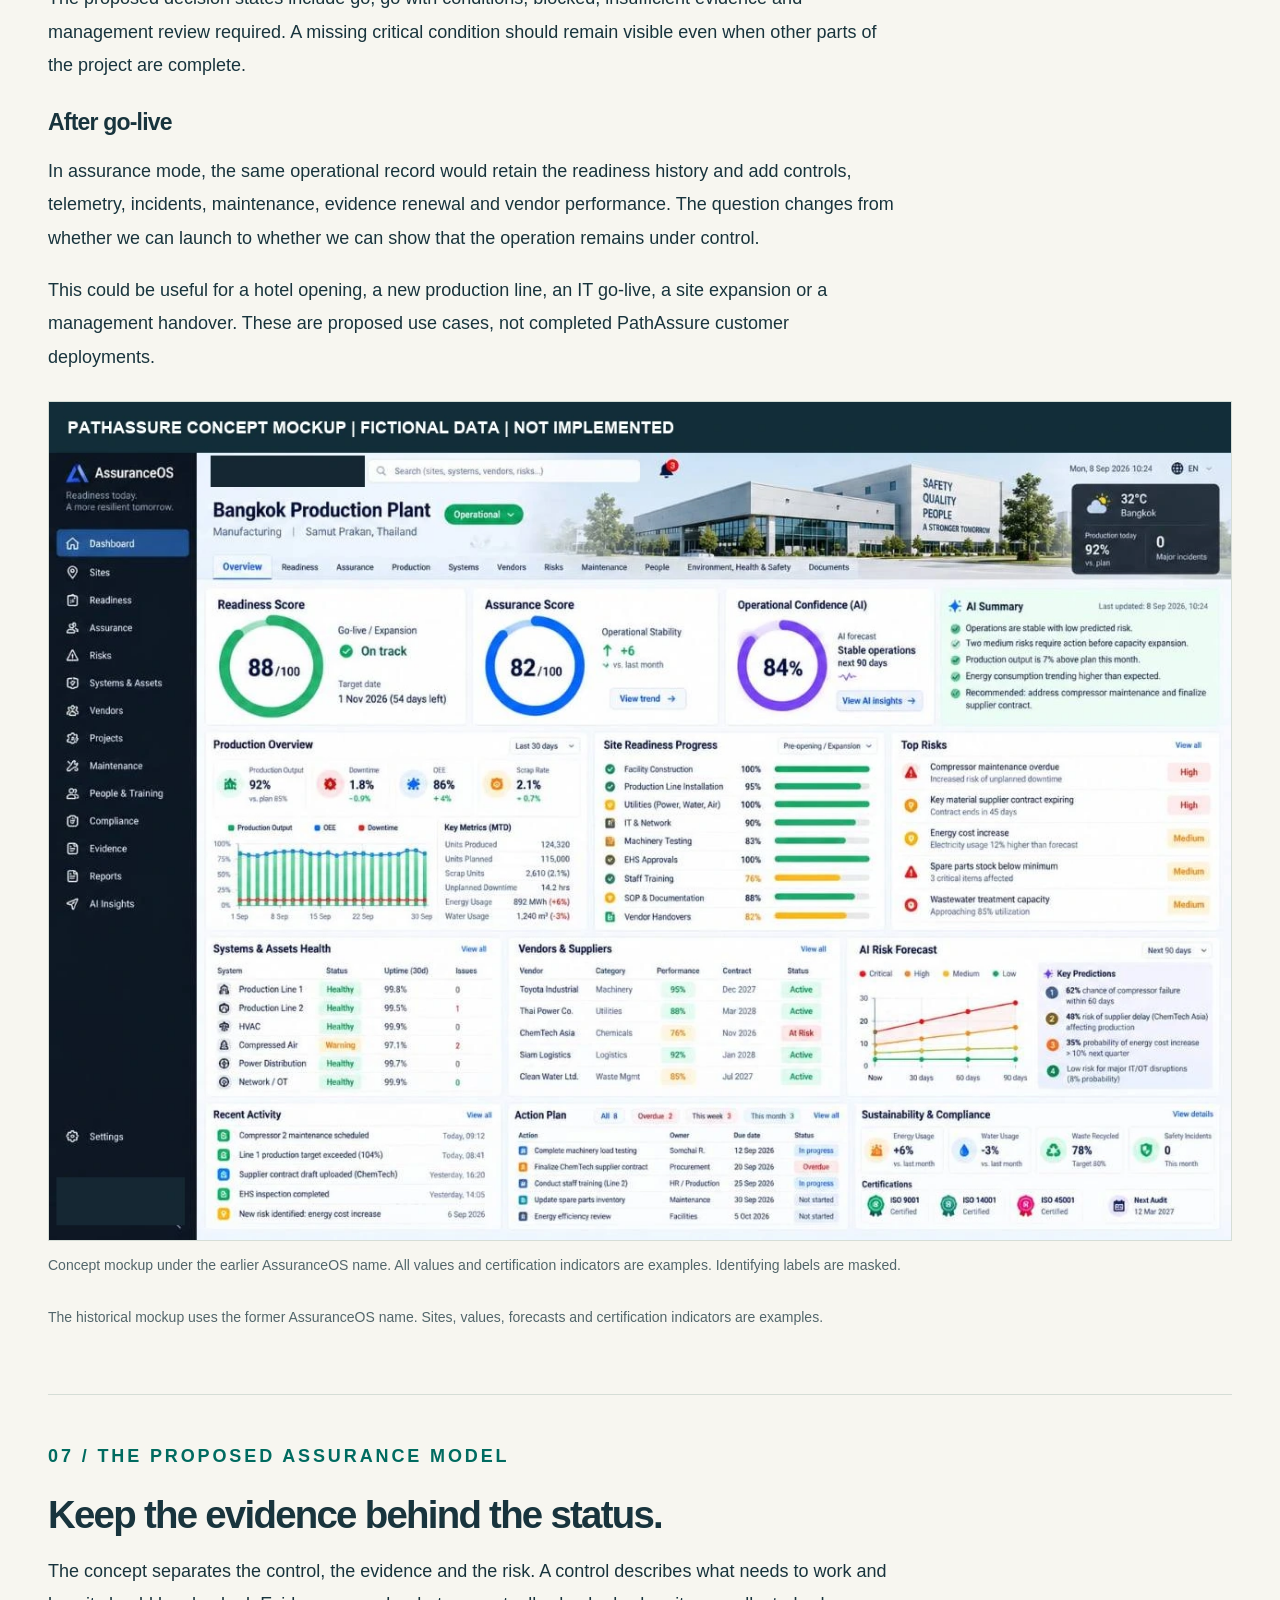
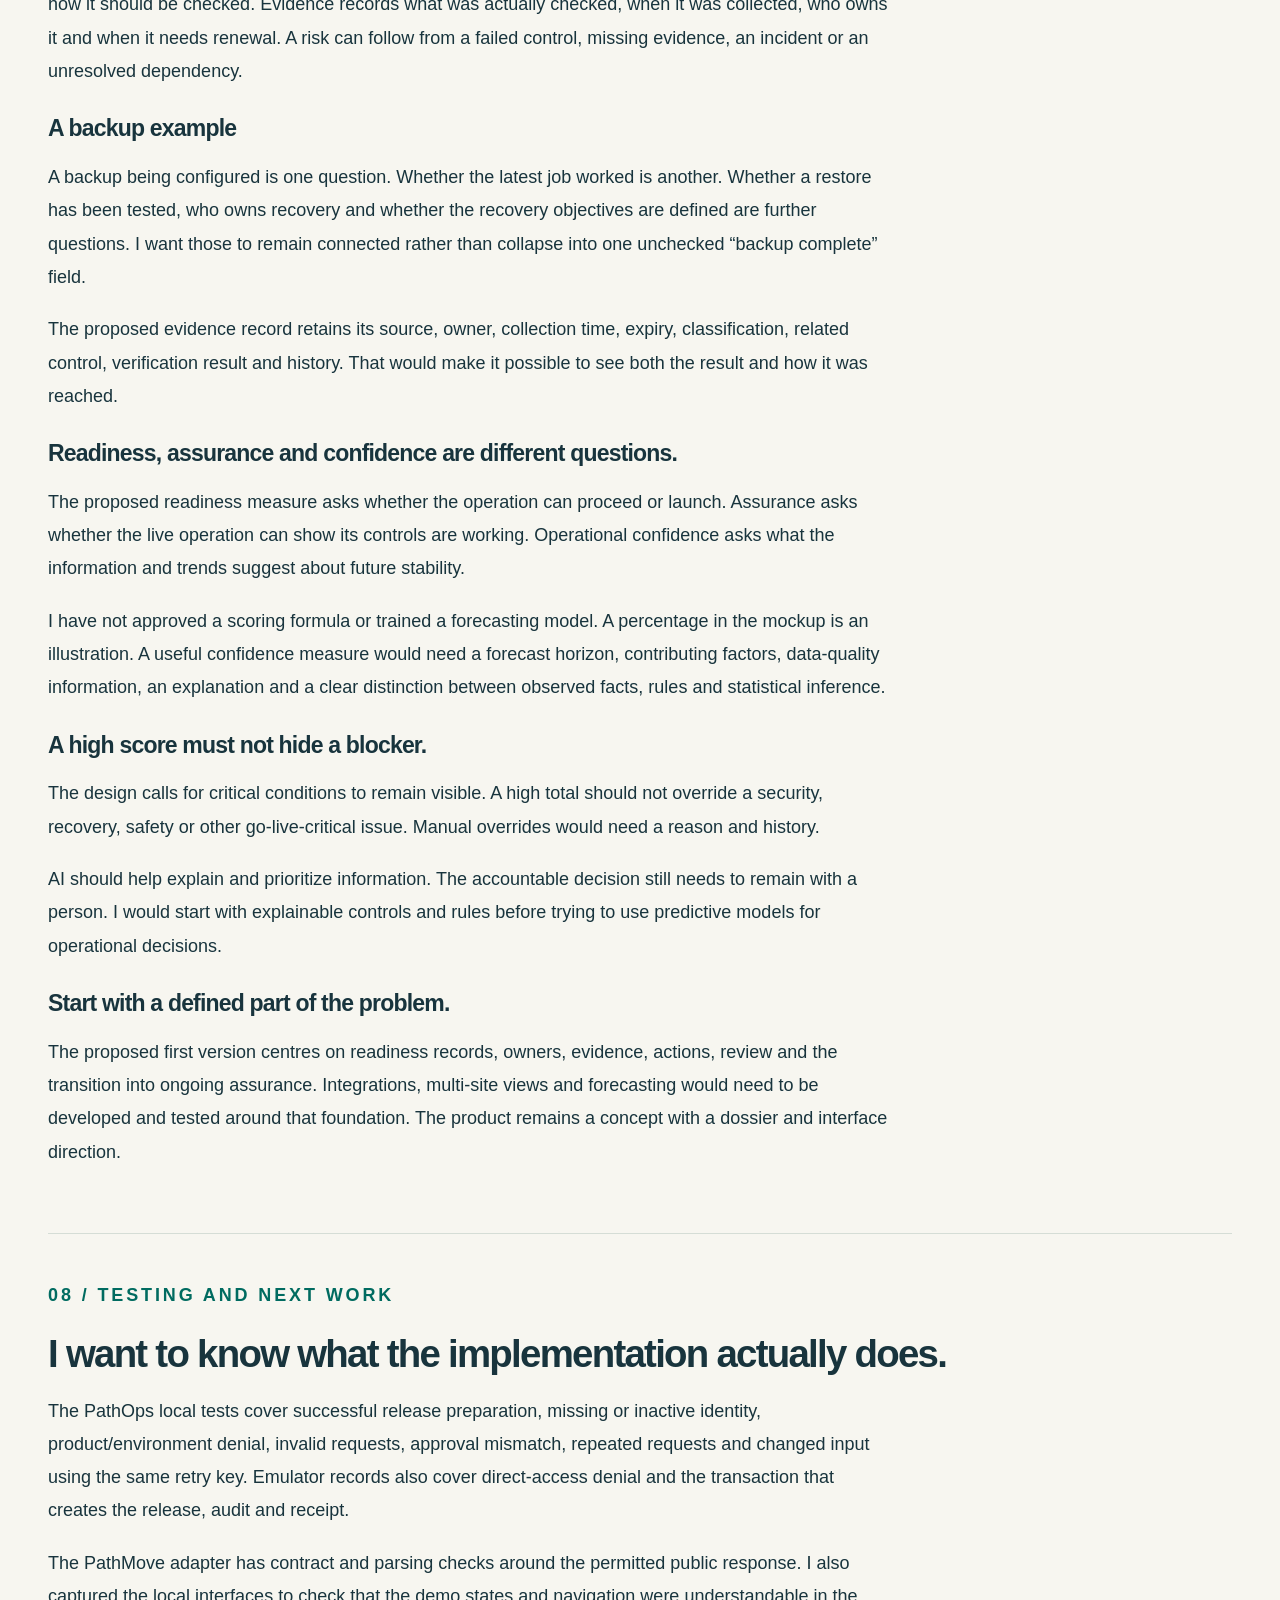
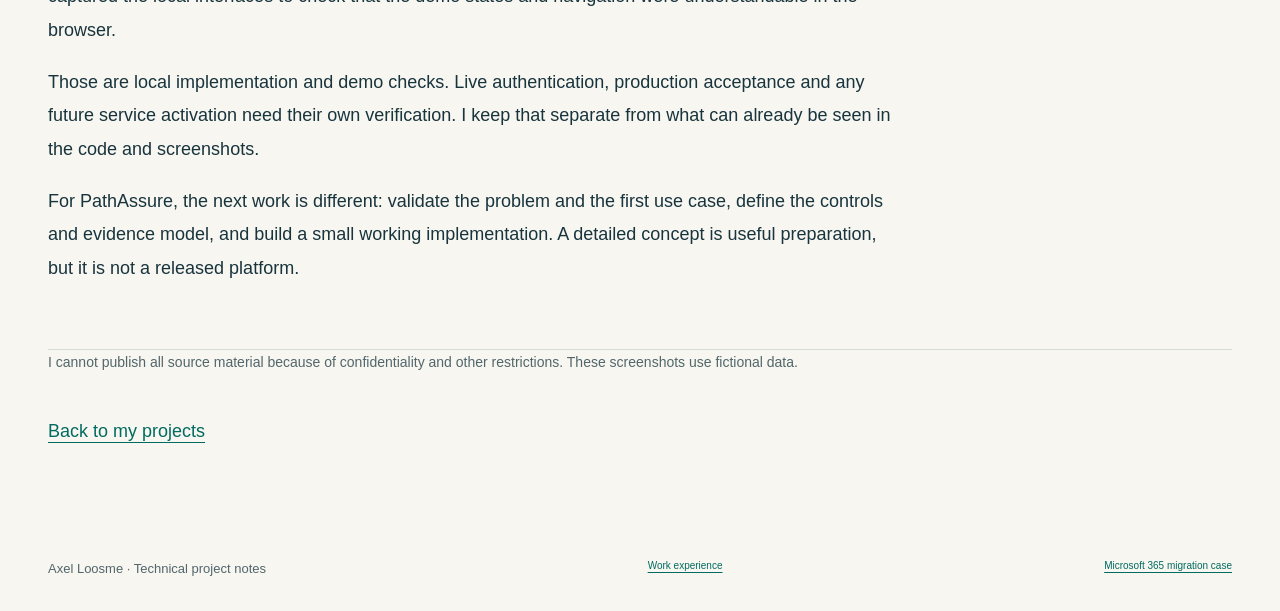
<file: product-engineering.html>
<!doctype html><html lang="en"><head><meta charset="utf-8"><meta name="viewport" content="width=device-width,initial-scale=1"><title>PathMove, PathOps &amp; PathAssure | Axel Loosme</title><meta name="description" content="Technical notes on Axel Loosme's PathMove prototype, PathOps operations console and PathAssure concept, with clearly labelled screenshots and implementation boundaries."><link rel="stylesheet" href="styles.css"><link rel="stylesheet" href="redesign.css"><link rel="stylesheet" href="technical.css?v=20261030-readable"></head><body><a class="skip" href="#main">Skip to content</a><header class="top"><a class="name" href="index.html">AXEL LOOSME<span>Technical project notes</span></a><nav aria-label="Main navigation"><a href="index.html#personal-projects">Portfolio</a><a href="#pathmove-engineering">PathMove</a><a href="#pathops-engineering">PathOps</a><a href="#pathassure-engineering">PathAssure</a></nav></header><main id="main" class="technical wrap"><div class="technical-header"><p class="eyebrow">PRODUCT ENGINEERING / MY OWN PROJECTS</p><h1>PathMove, PathOps and PathAssure</h1><p class="lead">These projects bring together the customer journey, the work staff need to do and my idea for following an operation from preparation through daily use.</p><p>I am building PathMove as the customer-facing experience and PathOps as the staff operations layer. PathAssure is a separate concept for operational readiness and assurance. They address different problems, even where the ideas about evidence, permissions and handover connect.</p><p class="status-note"><strong>Current development</strong>PathMove is a working demo with fictional, device-local records. PathOps combines a synthetic staff console with implemented release-preparation and public-content functions. The console’s role switching is a demo, not live authentication. PathAssure is a concept with mockups, not an implemented platform.</p></div>
<nav class="technical-nav" aria-label="Page sections"><a href="#separation">The responsibilities</a><a href="#pathmove-engineering">PathMove</a><a href="#content-contract">Content contract</a><a href="#pathops-engineering">PathOps</a><a href="#release-controls">Release controls</a><a href="#pathassure-engineering">PathAssure</a><a href="#assurance-model">Evidence and scoring</a><a href="#verification">Testing and next work</a></nav>
<section id="separation" class="technical-section"><p class="eyebrow">01 / SEPARATING THE JOBS</p><h2>The customer and the reviewer need different things.</h2><p>A customer needs to understand the next step in their own journey. A member of staff needs to understand the work assigned to them, the information behind it and which actions they are allowed to take. A release needs to identify exactly which version was approved.</p><p>I am keeping those responsibilities separate. PathMove presents the customer journey and customer-safe content. PathOps holds the staff workflows and release controls. The content contract defines what can cross between them.</p><p>This matters because an attractive interface does not decide who has authority. A button can show an action, but the backend still needs to establish who is making the request, which product and environment it applies to, and whether the action is permitted.</p><p>PathAssure looks at a different point in the work: whether an operation is ready to launch and whether the evidence still supports confidence in it afterwards. I have developed that product structure and the proposed lifecycle, while keeping it clear that the platform remains to be built.</p></section>
<section id="pathmove-engineering" class="technical-section"><p class="eyebrow">02 / PATHMOVE</p><img class="official-product-logo" width="320" height="107" src="assets/brands/pathmove-official.png" alt="PathMove by PathOne Technologies"><h2>Ask what the person wants to do first.</h2><p>I built the frontend in React and TypeScript with Vite. The journey starts with the person’s objective rather than expecting them to know a visa name or understand the professional terminology before they can begin.</p><p>That first decision leads to the relevant questions and preparation work. The idea is to make the intake follow the task, rather than put every possible question in front of every person.</p><h3>Different workspaces for different users</h3><p>The frontend includes journeys for individuals, recruiters, employers and agencies. These roles do not all approach the work in the same way. An individual is following their own preparation, while a professional workspace needs to organize information and handover around a different responsibility.</p><p>I have modelled preparation state, next actions, pathway guidance and checklists in the demo. Fictional records let me work through those interactions without collecting real customer documents or creating a payment.</p><figure><img src="assets/engineering/pathmove-intake.webp" width="1440" height="1000" loading="lazy" alt="Local PathMove objective-selection screen"><figcaption>PathMove objective selection, local demo.</figcaption></figure><h3>Preparation and handover</h3><p>The customer experience includes more than the initial questions. I have worked on the preparation steps and how the information is organized for review and professional handover. The interface needs to show what has been done, what remains and what someone should do next.</p><p>I also separate the summaries for entry, stay and work in the content contract. Those are different subjects, and combining them into one vague permission statement would make the guidance harder to interpret. The portfolio shows how the interface handles the information; it does not make an immigration decision.</p><h3>Developing without live customer activity</h3><p>The current demo uses fictional, device-local records and a same-origin sample-content fixture. Payments are disabled and document handling is visual-only. This gives me a way to develop the user journey while keeping live service activation separate from the interface work.</p><p>The homepage and intake screenshots are actual captures from that local demo. They show the state of the frontend and the sample journey I was testing.</p><figure><img src="assets/engineering/pathmove-home.webp" width="1425" height="990" loading="lazy" alt="Local PathMove homepage with demonstration notice"><figcaption>PathMove homepage, local demo.</figcaption></figure></section>
<section id="content-contract" class="technical-section"><p class="eyebrow">03 / THE CONTENT CONTRACT</p><h2>The frontend checks what it receives.</h2><p>I built a typed adapter between the customer interface and the content it reads. The adapter carries the product, environment and contract version, then parses the response before the interface uses it.</p><p>The public page shape includes a title, summary, body and page type. It also carries a canonical path and indexability state, review information, source information and separate entry, stay and work summaries.</p><h3>Content needs its review context.</h3><p>The review fields include status, review time, an effective date where applicable and the reviewer role. The source records distinguish official and supporting sources and can carry an observation time and limitations.</p><p>The release information identifies the release and content version, the version digest, activation time, freshness and the last check. That lets the customer layer receive more than an unlabelled block of text.</p><h3>Reject an unexpected response.</h3><p>The parser checks the contract and context, field shapes, identifiers, digest format and release state. It also checks the source and path information. Unknown fields and incompatible context are not silently accepted as if they were part of the agreed response.</p><p>I have separate failure states for offline, unavailable, unsupported version, forbidden, conflict, retryable failure and invalid response. Freshness can also be current or stale. Those distinctions let the interface show the relevant condition instead of treating every problem as the same generic error.</p><p>The current demo transport reads a synthetic fixture. The typed contract and parser are implemented, while a live service connection remains a separate step.</p></section>
<section id="pathops-engineering" class="technical-section"><p class="eyebrow">04 / PATHOPS</p><img class="official-product-logo" width="320" height="110" src="assets/brands/pathops-official.png" alt="PathOps by PathOne Technologies"><h2>The staff tools need to show the work and its limits.</h2><p>I built the React staff console around role-specific workspaces, queues, reviews, approvals and audit views. The demonstration uses fictional records so I can examine the workflow and the information staff would need at each step.</p><p>The shared shell uses a narrow staff-area rail with a contextual operations menu. A selected module expands the links for that area. I wanted one navigation system that stayed understandable as the workspace changed, rather than another menu being added inside every page.</p><h3>Role-specific work</h3><p>The demonstration covers staff functions such as platform administration, content preparation, qualified review, release operation, customer service, finance, privacy and marketing/growth. The current role picker also includes more specific departmental and manager views.</p><p>Switching a fictional role changes the navigation and available demo actions. That helps me work through the interface. It does not establish an authenticated identity or replace server-side authorization.</p><figure><img src="assets/engineering/pathops-review.webp" width="1425" height="1025" loading="lazy" alt="Synthetic PathOps content review showing source evidence and shadow comparison"><figcaption>PathOps review workspace with sample records.</figcaption></figure><h3>Keep review, approval and release separate.</h3><p>A person preparing content is not automatically the person qualified to approve it, and approval is not automatically publication. The console separates those stages so the assigned work and the decision can be examined.</p><p>The review workspace includes source evidence and baseline-versus-shadow comparison. The approval workspace shows the selected version and the actions available to the demo role. Disabled actions are part of showing the intended limit rather than letting every role do everything.</p><figure><img src="assets/engineering/pathops-approvals.webp" width="1425" height="990" loading="lazy" alt="Synthetic PathOps approvals page with some actions disabled for the selected role"><figcaption>PathOps approval workspace. Disabled actions follow the selected demo role.</figcaption></figure><h3>Marketing and growth is also an operations workspace.</h3><p>I developed a command centre with a priority queue, an in-place detail drawer and an objectives register. The wider workspace includes planning, campaign records, opportunities, page work, search and AI-visibility observations, social assets, partnerships, lifecycle/CRM views, performance and experiments.</p><p>Those areas use synthetic records. The interface can show the proposed work, its evidence and governance, but it does not launch campaigns, send social posts, synchronize audiences, make payments or contact customers.</p><p>The point of that work is to make the operational responsibility visible: which record is being reviewed, what information supports it and which action still needs a person with the right authority.</p></section>
<section id="release-controls" class="technical-section"><p class="eyebrow">05 / THE IMPLEMENTED BACKEND WORK</p><h2>Prepare the approved version, with the right authority.</h2><p>I implemented backend functions for content-release preparation and reading public-safe content. The release-preparation operation requires an already-approved version whose SHA-256 digest matches the content being prepared.</p><p>That function prepares a release record. Publishing or cutting over a production service is a separate action. I have kept the first backend operation small enough to examine the permission checks, approval relationship, audit and retry behaviour together.</p><h3>Identity comes from the request context.</h3><p>The callable entry point requires App Check. The actor comes from the authenticated request context, and active grants are resolved on the server. A role written into the request body is not treated as authority.</p><p>The permission checks bind the action to the product and environment. A grant for one product or environment should not become permission to perform the same action somewhere else.</p><h3>Validate the request before changing records.</h3><p>The request validation is closed. It checks the permitted fields, identifiers, environment, digest, reason and exact-version relationships, and rejects unknown fields. That makes the request shape part of the operation rather than allowing extra values to be passed through without a decision.</p><p>The approval names a particular content digest. If the content changes, the earlier approval cannot simply be reused for a different version.</p><h3>The release, audit and retry receipt belong together.</h3><p>I used a Firestore transaction to create the prepared release, audit record and idempotency receipt together. The operation should not leave a release recorded without the related audit intent.</p><p>If an identical request is retried with the same identity, it can return the stored result. If someone reuses the same key with changed input, the operation returns a conflict. This is the difference between safely repeating the original operation and accidentally preparing another release.</p><h3>Keep protected records out of direct client access.</h3><p>The protected backend data has deny-all client rules. Customer content is returned as a versioned public-safe projection, rather than giving the frontend access to staff collections.</p><p>Failures use stable error codes and a correlation identifier. That supports diagnosis without returning an internal exception to the client.</p><details><summary>The release-preparation sequence</summary><pre class="code-shape">Authenticated request and App Check
Check product, environment, action and exact version
Resolve active grants on the server
Check the approval and content digest
Transaction: prepared release, audit record and retry receipt
Return the prepared result or a stable error</pre></details></section>
<section id="pathassure-engineering" class="technical-section"><p class="eyebrow">06 / PATHASSURE</p><h2>Are we ready, are we under control, and what may go wrong next?</h2><p>PathAssure is my concept for operational readiness and assurance. I developed it around the gap between having separate checklists, monitoring screens, project plans and documents, and being able to make a supported decision about the operation.</p><p>The proposed lifecycle is prepare, validate, go live, operate, monitor, predict and improve. The same record should remain useful after launch, rather than losing the readiness work when the project is handed over.</p><h3>Before go-live</h3><p>In readiness mode, I want to bring together the infrastructure, applications, integrations, vendors, people, training, documentation, testing and dependencies. Each item needs an owner and supporting information, not only a green status.</p><p>The proposed decision states include go, go with conditions, blocked, insufficient evidence and management review required. A missing critical condition should remain visible even when other parts of the project are complete.</p><h3>After go-live</h3><p>In assurance mode, the same operational record would retain the readiness history and add controls, telemetry, incidents, maintenance, evidence renewal and vendor performance. The question changes from whether we can launch to whether we can show that the operation remains under control.</p><p>This could be useful for a hotel opening, a new production line, an IT go-live, a site expansion or a management handover. These are proposed use cases, not completed PathAssure customer deployments.</p><figure><img src="assets/engineering/pathassure-concept.webp" width="1280" height="908" loading="lazy" alt="PathAssure concept dashboard, labelled fictional and not implemented"><figcaption>Concept mockup under the earlier AssuranceOS name. All values and certification indicators are examples. Identifying labels are masked.</figcaption></figure><p class="caption">The historical mockup uses the former AssuranceOS name. Sites, values, forecasts and certification indicators are examples.</p></section>
<section id="assurance-model" class="technical-section"><p class="eyebrow">07 / THE PROPOSED ASSURANCE MODEL</p><h2>Keep the evidence behind the status.</h2><p>The concept separates the control, the evidence and the risk. A control describes what needs to work and how it should be checked. Evidence records what was actually checked, when it was collected, who owns it and when it needs renewal. A risk can follow from a failed control, missing evidence, an incident or an unresolved dependency.</p><h3>A backup example</h3><p>A backup being configured is one question. Whether the latest job worked is another. Whether a restore has been tested, who owns recovery and whether the recovery objectives are defined are further questions. I want those to remain connected rather than collapse into one unchecked “backup complete” field.</p><p>The proposed evidence record retains its source, owner, collection time, expiry, classification, related control, verification result and history. That would make it possible to see both the result and how it was reached.</p><h3>Readiness, assurance and confidence are different questions.</h3><p>The proposed readiness measure asks whether the operation can proceed or launch. Assurance asks whether the live operation can show its controls are working. Operational confidence asks what the information and trends suggest about future stability.</p><p>I have not approved a scoring formula or trained a forecasting model. A percentage in the mockup is an illustration. A useful confidence measure would need a forecast horizon, contributing factors, data-quality information, an explanation and a clear distinction between observed facts, rules and statistical inference.</p><h3>A high score must not hide a blocker.</h3><p>The design calls for critical conditions to remain visible. A high total should not override a security, recovery, safety or other go-live-critical issue. Manual overrides would need a reason and history.</p><p>AI should help explain and prioritize information. The accountable decision still needs to remain with a person. I would start with explainable controls and rules before trying to use predictive models for operational decisions.</p><h3>Start with a defined part of the problem.</h3><p>The proposed first version centres on readiness records, owners, evidence, actions, review and the transition into ongoing assurance. Integrations, multi-site views and forecasting would need to be developed and tested around that foundation. The product remains a concept with a dossier and interface direction.</p></section>
<section id="verification" class="technical-section"><p class="eyebrow">08 / TESTING AND NEXT WORK</p><h2>I want to know what the implementation actually does.</h2><p>The PathOps local tests cover successful release preparation, missing or inactive identity, product/environment denial, invalid requests, approval mismatch, repeated requests and changed input using the same retry key. Emulator records also cover direct-access denial and the transaction that creates the release, audit and receipt.</p><p>The PathMove adapter has contract and parsing checks around the permitted public response. I also captured the local interfaces to check that the demo states and navigation were understandable in the browser.</p><p>Those are local implementation and demo checks. Live authentication, production acceptance and any future service activation need their own verification. I keep that separate from what can already be seen in the code and screenshots.</p><p>For PathAssure, the next work is different: validate the problem and the first use case, define the controls and evidence model, and build a small working implementation. A detailed concept is useful preparation, but it is not a released platform.</p></section><p class="source-note">I cannot publish all source material because of confidentiality and other restrictions. These screenshots use fictional data.</p><p class="technical-return"><a href="index.html#personal-projects">Back to my projects</a></p></main><footer class="wrap"><span>Axel Loosme · Technical project notes</span><a href="index.html#work">Work experience</a><a href="microsoft365-migration.html">Microsoft 365 migration case</a></footer></body></html>
</file>
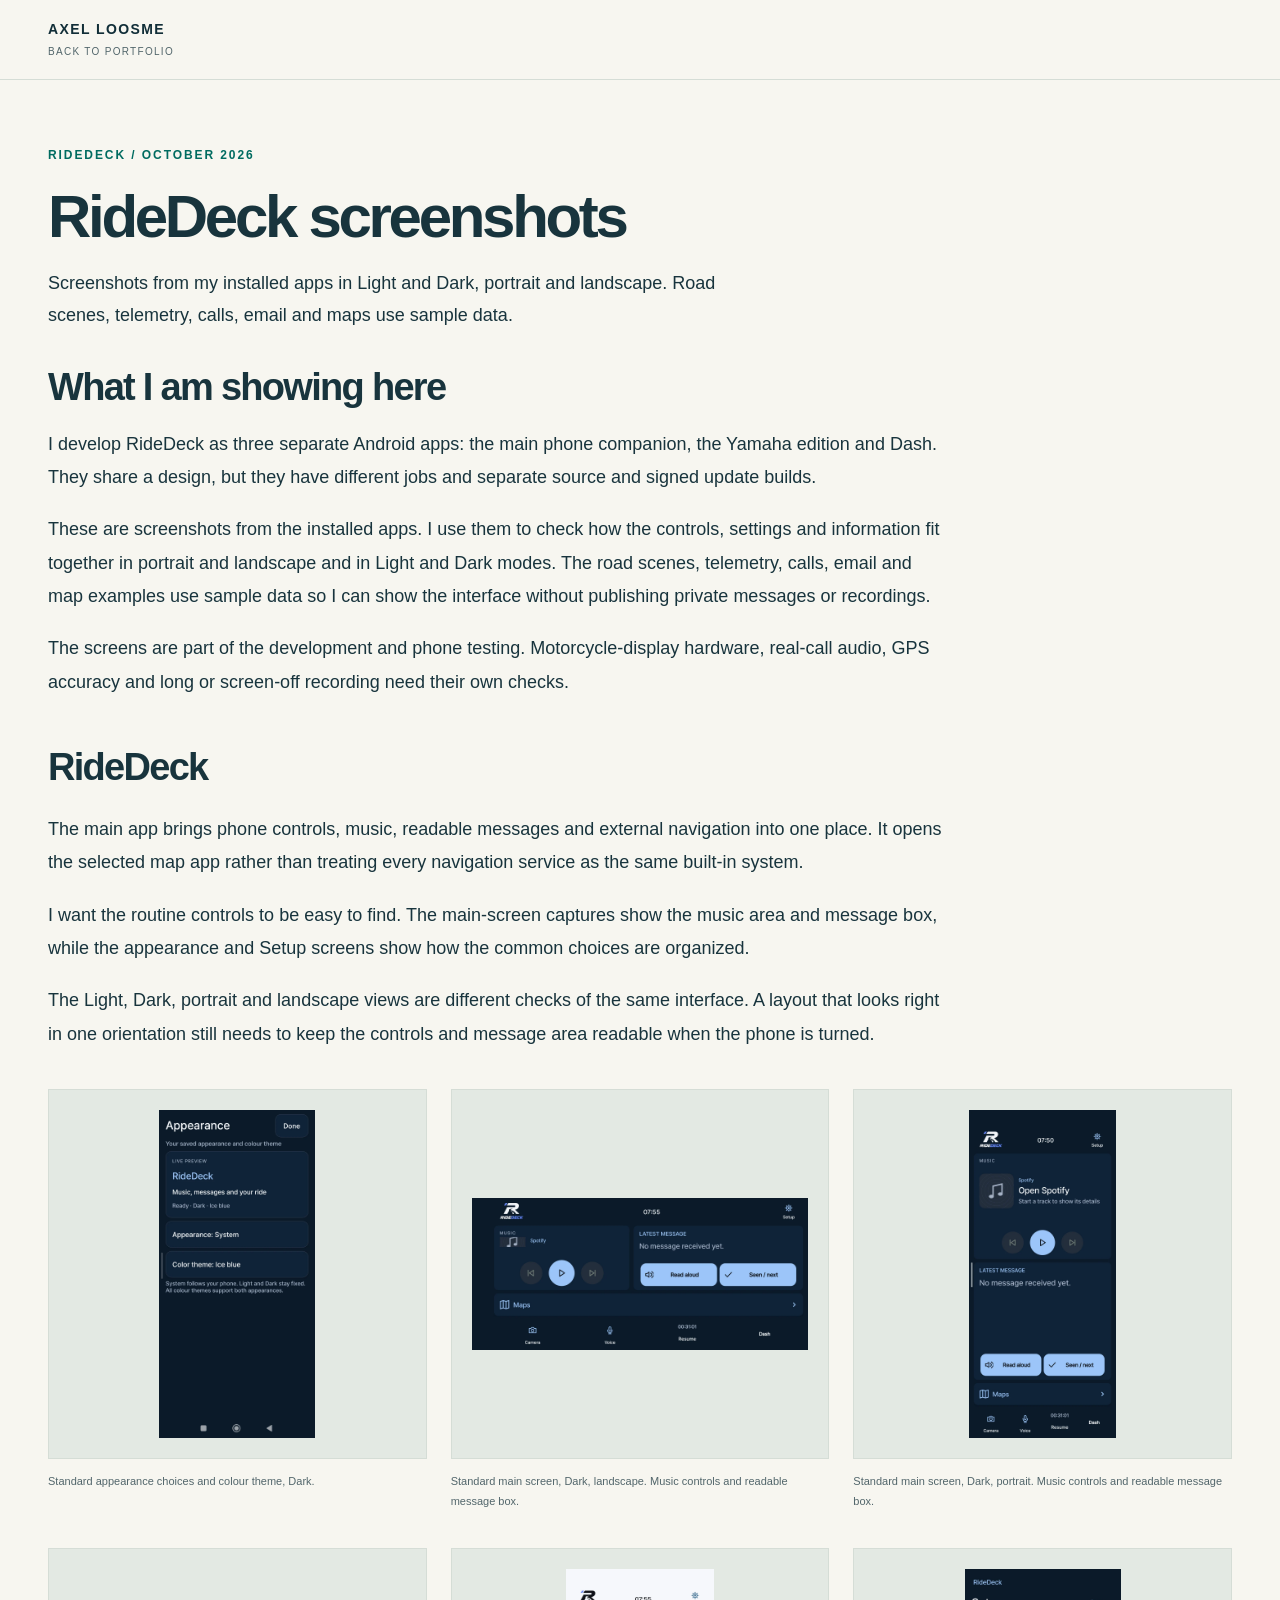
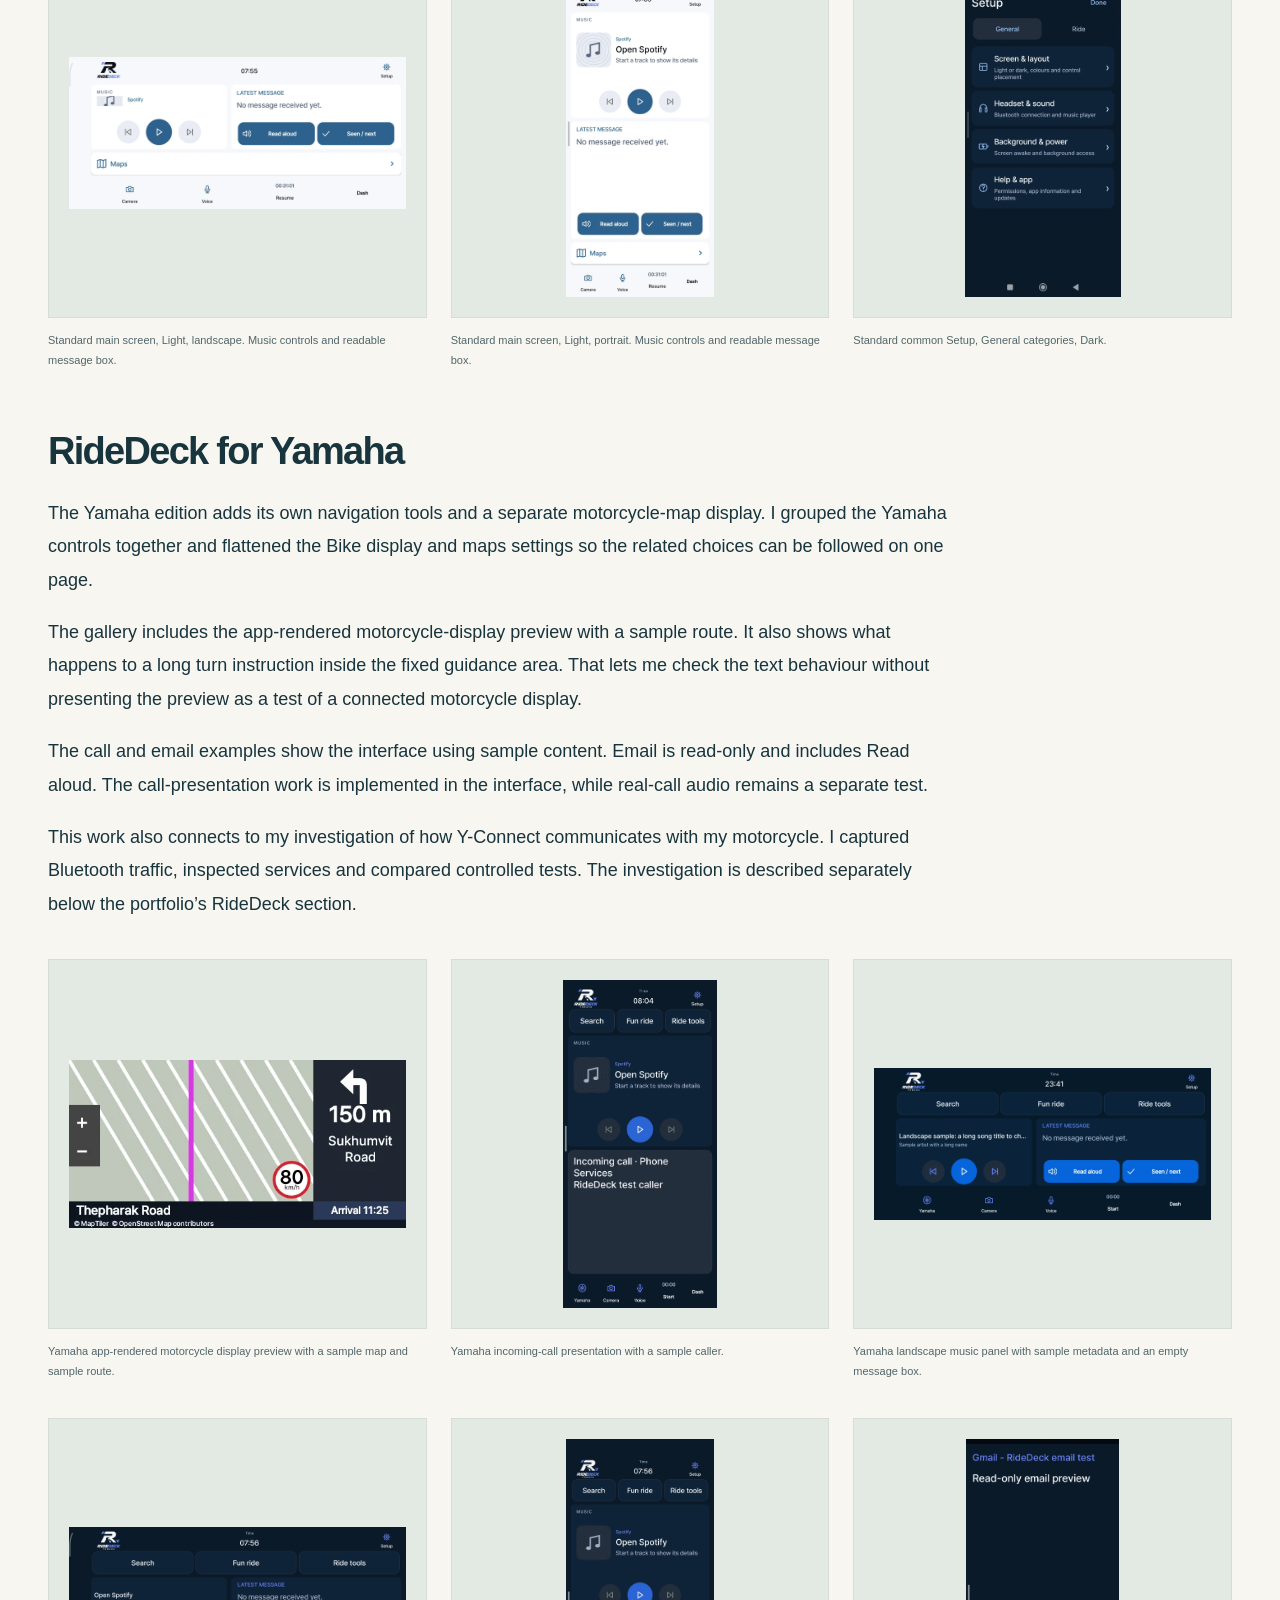
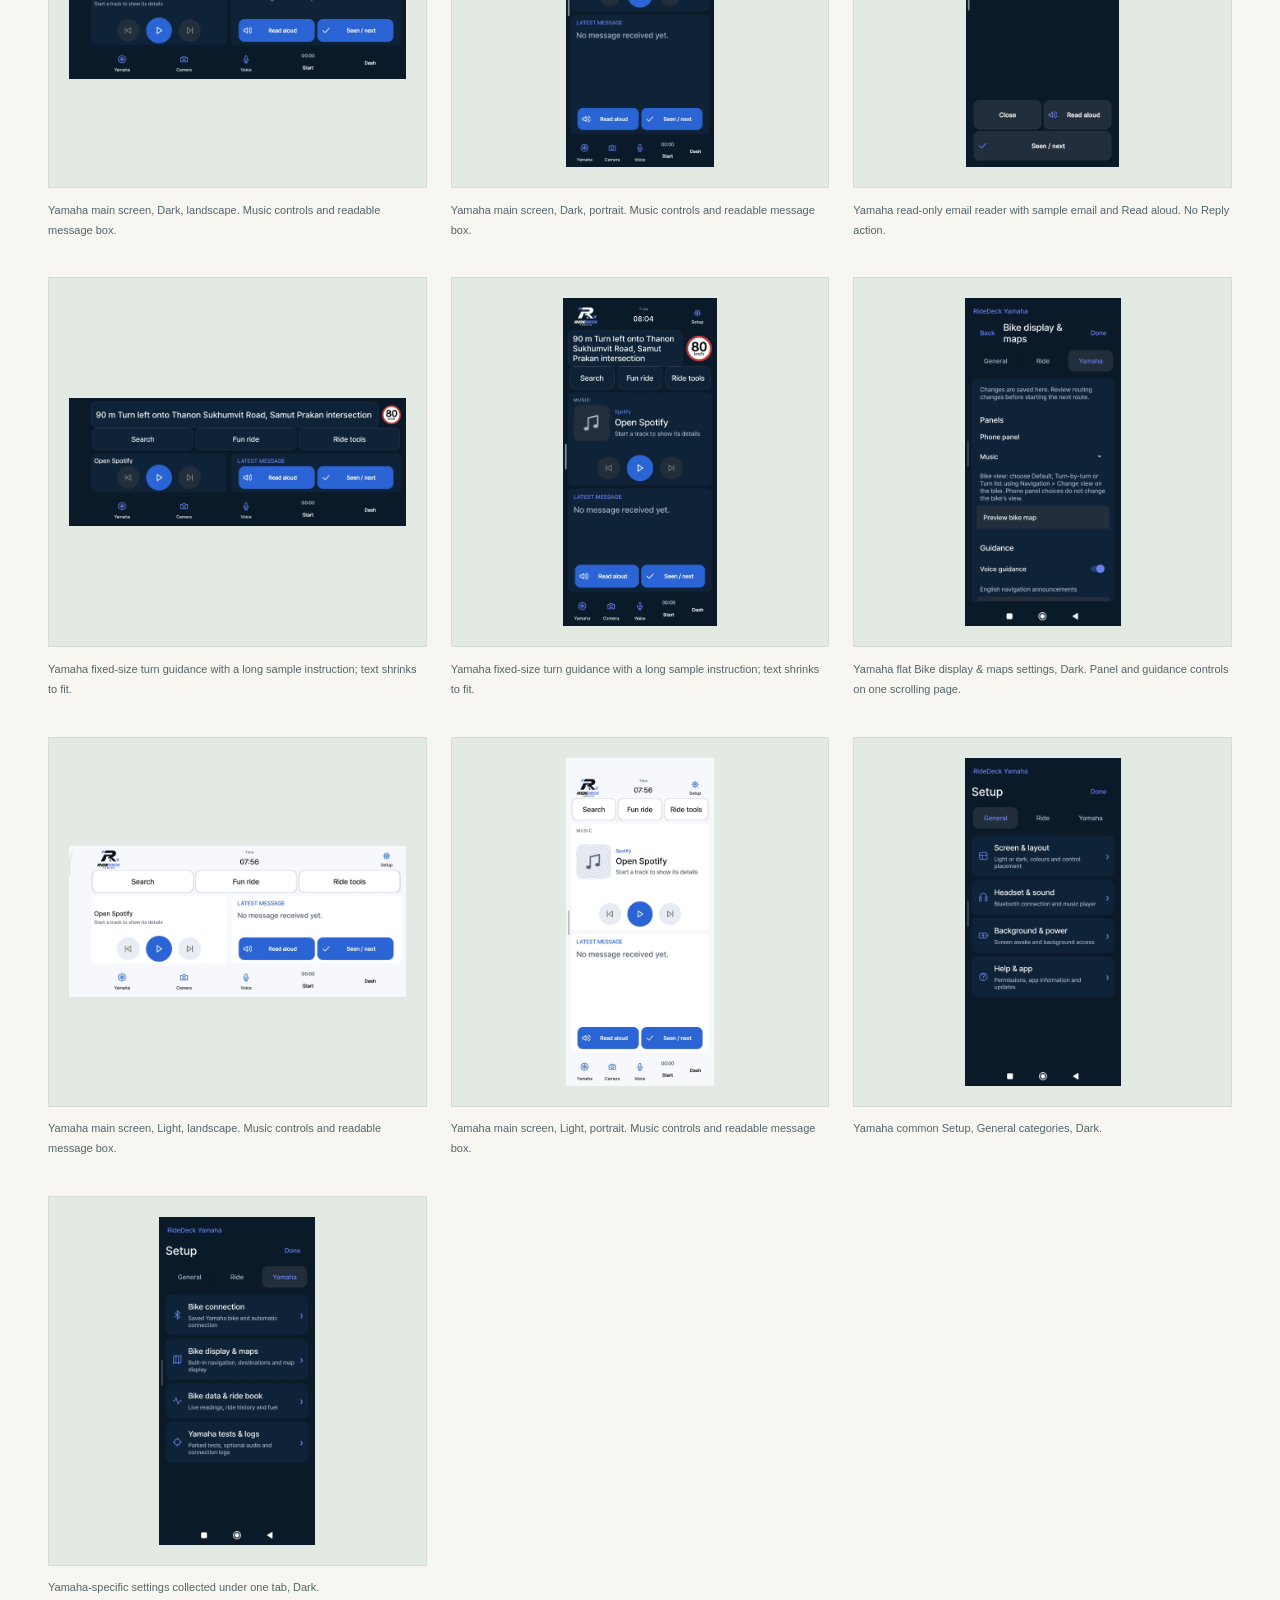
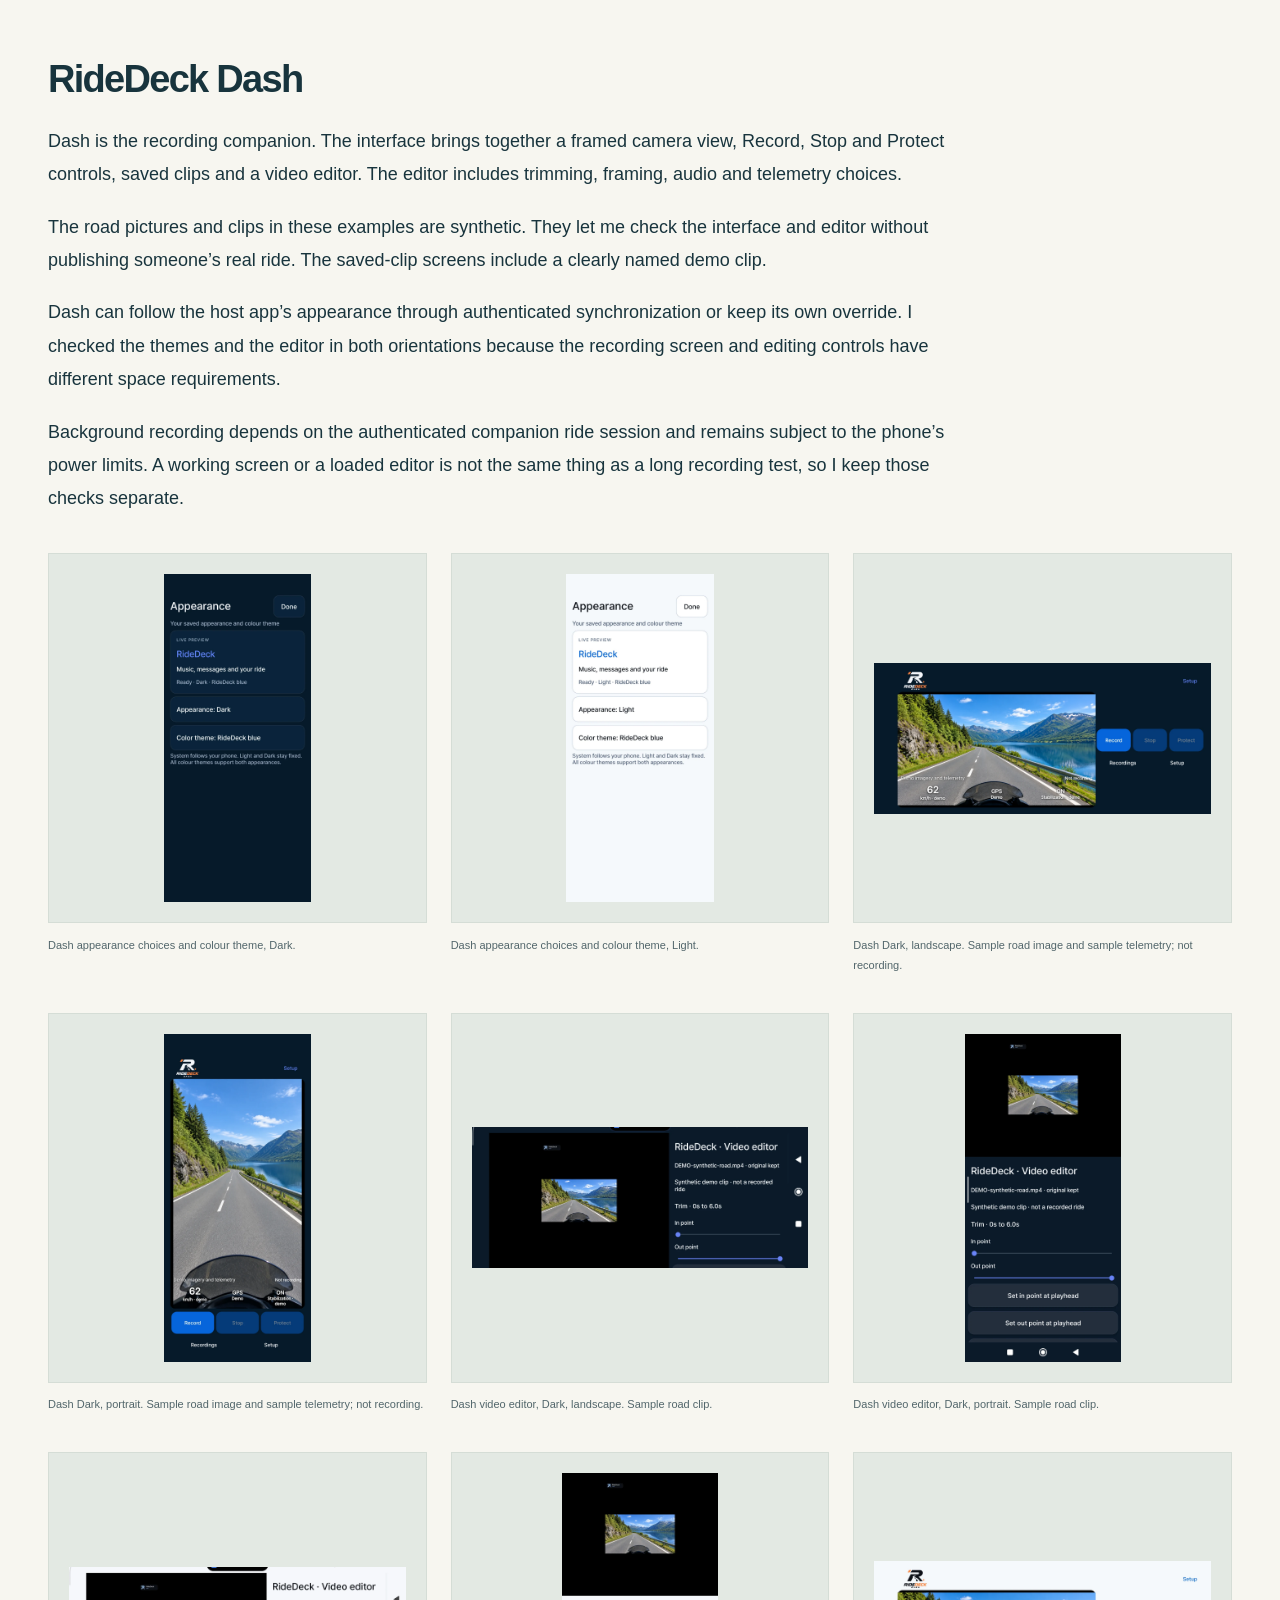
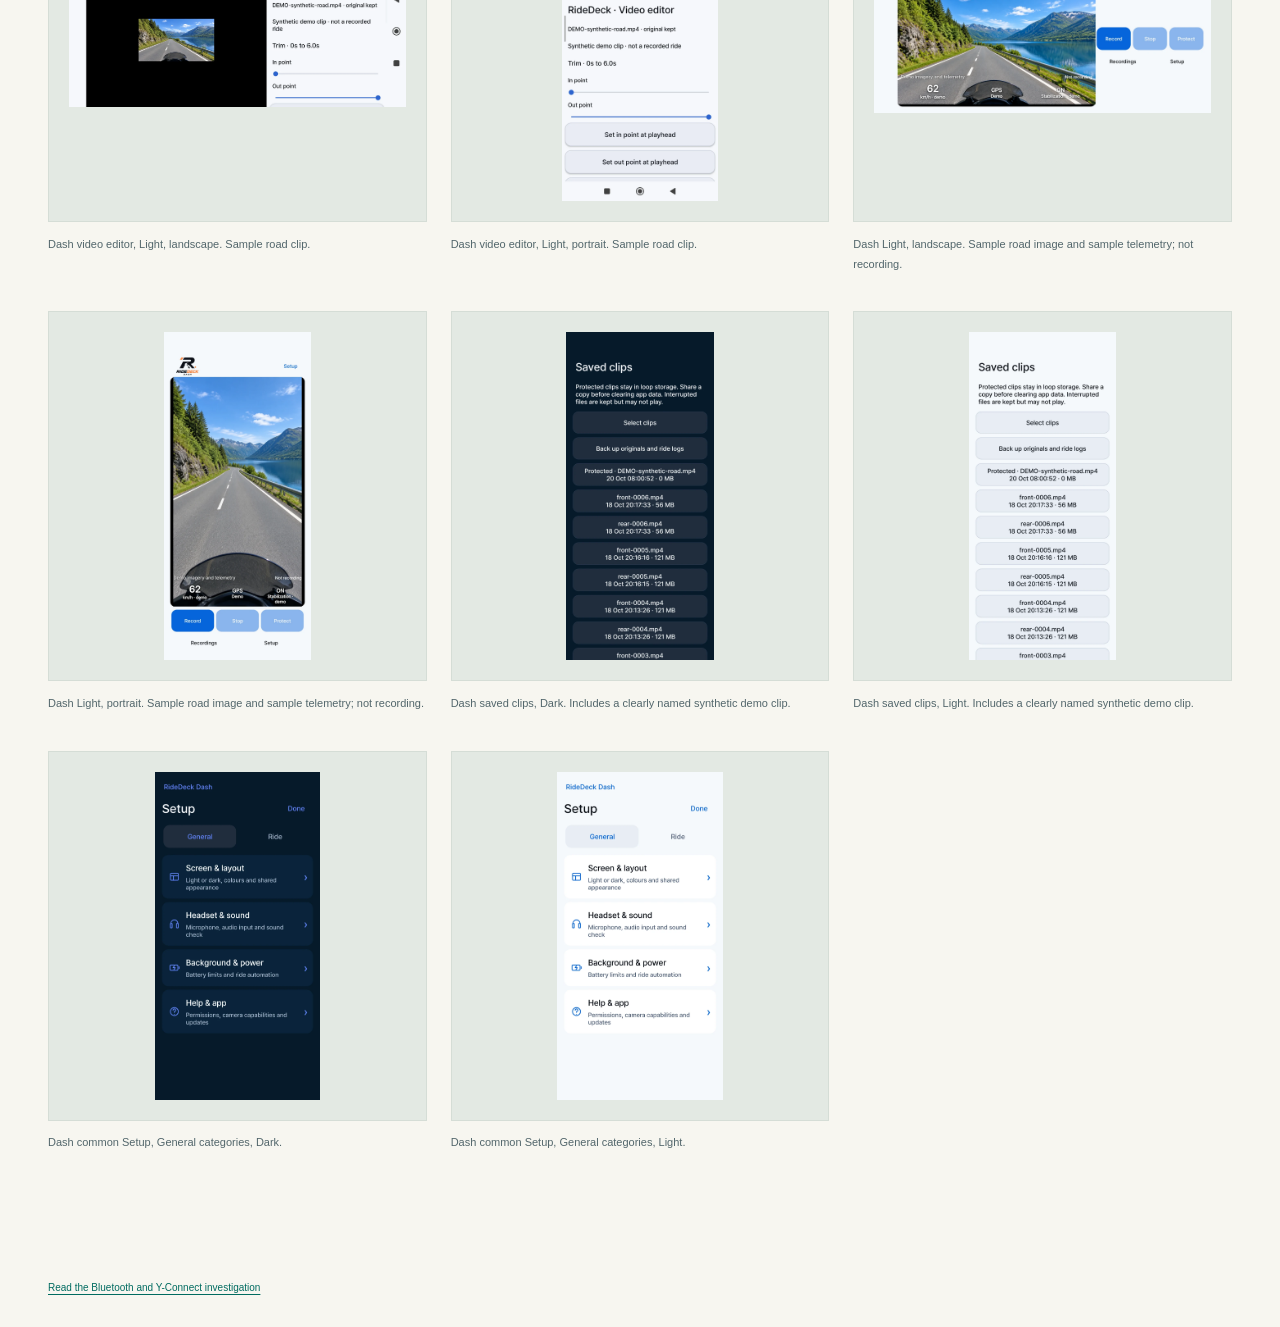
<file: ridedeck-gallery.html>
<!doctype html><html lang="en"><head><meta charset="utf-8"><meta name="viewport" content="width=device-width, initial-scale=1"><title>RideDeck screenshot gallery | Axel Loosme</title><link rel="stylesheet" href="styles.css"><link rel="stylesheet" href="redesign.css"><link rel="stylesheet" href="technical.css?v=20261030-readable"></head><body><header class="top"><a class="name" href="index.html#ridedeck-family">AXEL LOOSME<span>Back to portfolio</span></a></header><main class="wrap ride-gallery"><p class="eyebrow">RIDEDECK / OCTOBER 2026</p><h1>RideDeck screenshots</h1><p>Screenshots from my installed apps in Light and Dark, portrait and landscape. Road scenes, telemetry, calls, email and maps use sample data.</p><div class="gallery-account"><h2>What I am showing here</h2><p>I develop RideDeck as three separate Android apps: the main phone companion, the Yamaha edition and Dash. They share a design, but they have different jobs and separate source and signed update builds.</p><p>These are screenshots from the installed apps. I use them to check how the controls, settings and information fit together in portrait and landscape and in Light and Dark modes. The road scenes, telemetry, calls, email and map examples use sample data so I can show the interface without publishing private messages or recordings.</p><p>The screens are part of the development and phone testing. Motorcycle-display hardware, real-call audio, GPS accuracy and long or screen-off recording need their own checks.</p></div><section id="standard"><h2>RideDeck</h2><div class="gallery-account"><p>The main app brings phone controls, music, readable messages and external navigation into one place. It opens the selected map app rather than treating every navigation service as the same built-in system.</p><p>I want the routine controls to be easy to find. The main-screen captures show the music area and message box, while the appearance and Setup screens show how the common choices are organized.</p><p>The Light, Dark, portrait and landscape views are different checks of the same interface. A layout that looks right in one orientation still needs to keep the controls and message area readable when the phone is turned.</p></div><div class="ride-shots"><figure><a href="assets/ridedeck/standard-appearance-dark-portrait.webp"><img src="assets/ridedeck/standard-appearance-dark-portrait.webp" width="1220" height="2567" loading="lazy" alt="Standard appearance choices and colour theme, Dark."></a><figcaption>Standard appearance choices and colour theme, Dark.</figcaption></figure><figure><a href="assets/ridedeck/standard-dark-landscape.webp"><img src="assets/ridedeck/standard-dark-landscape.webp" width="2712" height="1220" loading="lazy" alt="Standard main screen, Dark, landscape. Music controls and readable message box."></a><figcaption>Standard main screen, Dark, landscape. Music controls and readable message box.</figcaption></figure><figure><a href="assets/ridedeck/standard-dark-portrait.webp"><img src="assets/ridedeck/standard-dark-portrait.webp" width="1220" height="2712" loading="lazy" alt="Standard main screen, Dark, portrait. Music controls and readable message box."></a><figcaption>Standard main screen, Dark, portrait. Music controls and readable message box.</figcaption></figure><figure><a href="assets/ridedeck/standard-light-landscape.webp"><img src="assets/ridedeck/standard-light-landscape.webp" width="2712" height="1220" loading="lazy" alt="Standard main screen, Light, landscape. Music controls and readable message box."></a><figcaption>Standard main screen, Light, landscape. Music controls and readable message box.</figcaption></figure><figure><a href="assets/ridedeck/standard-light-portrait.webp"><img src="assets/ridedeck/standard-light-portrait.webp" width="1220" height="2712" loading="lazy" alt="Standard main screen, Light, portrait. Music controls and readable message box."></a><figcaption>Standard main screen, Light, portrait. Music controls and readable message box.</figcaption></figure><figure><a href="assets/ridedeck/standard-setup-dark-portrait.webp"><img src="assets/ridedeck/standard-setup-dark-portrait.webp" width="1220" height="2567" loading="lazy" alt="Standard common Setup, General categories, Dark."></a><figcaption>Standard common Setup, General categories, Dark.</figcaption></figure></div></section><section id="yamaha"><h2>RideDeck for Yamaha</h2><div class="gallery-account"><p>The Yamaha edition adds its own navigation tools and a separate motorcycle-map display. I grouped the Yamaha controls together and flattened the Bike display and maps settings so the related choices can be followed on one page.</p><p>The gallery includes the app-rendered motorcycle-display preview with a sample route. It also shows what happens to a long turn instruction inside the fixed guidance area. That lets me check the text behaviour without presenting the preview as a test of a connected motorcycle display.</p><p>The call and email examples show the interface using sample content. Email is read-only and includes Read aloud. The call-presentation work is implemented in the interface, while real-call audio remains a separate test.</p><p>This work also connects to my investigation of how Y-Connect communicates with my motorcycle. I captured Bluetooth traffic, inspected services and compared controlled tests. The investigation is described separately below the portfolio’s RideDeck section.</p></div><div class="ride-shots"><figure><a href="assets/ridedeck/yamaha-bike-preview-demo.webp"><img src="assets/ridedeck/yamaha-bike-preview-demo.webp" width="480" height="240" loading="lazy" alt="Yamaha app-rendered motorcycle display preview with a sample map and sample route."></a><figcaption>Yamaha app-rendered motorcycle display preview with a sample map and sample route.</figcaption></figure><figure><a href="assets/ridedeck/yamaha-call-demo-dark-portrait.webp"><img src="assets/ridedeck/yamaha-call-demo-dark-portrait.webp" width="1220" height="2612" loading="lazy" alt="Yamaha incoming-call presentation with a sample caller."></a><figcaption>Yamaha incoming-call presentation with a sample caller.</figcaption></figure><figure><a href="assets/ridedeck/yamaha-dark-landscape-music-demo.webp"><img src="assets/ridedeck/yamaha-dark-landscape-music-demo.webp" width="2712" height="1220" loading="lazy" alt="Yamaha landscape music panel with sample metadata and an empty message box."></a><figcaption>Yamaha landscape music panel with sample metadata and an empty message box.</figcaption></figure><figure><a href="assets/ridedeck/yamaha-dark-landscape.webp"><img src="assets/ridedeck/yamaha-dark-landscape.webp" width="2712" height="1220" loading="lazy" alt="Yamaha main screen, Dark, landscape. Music controls and readable message box."></a><figcaption>Yamaha main screen, Dark, landscape. Music controls and readable message box.</figcaption></figure><figure><a href="assets/ridedeck/yamaha-dark-portrait.webp"><img src="assets/ridedeck/yamaha-dark-portrait.webp" width="1220" height="2712" loading="lazy" alt="Yamaha main screen, Dark, portrait. Music controls and readable message box."></a><figcaption>Yamaha main screen, Dark, portrait. Music controls and readable message box.</figcaption></figure><figure><a href="assets/ridedeck/yamaha-email-demo-dark-portrait.webp"><img src="assets/ridedeck/yamaha-email-demo-dark-portrait.webp" width="1220" height="2612" loading="lazy" alt="Yamaha read-only email reader with sample email and Read aloud. No Reply action."></a><figcaption>Yamaha read-only email reader with sample email and Read aloud. No Reply action.</figcaption></figure><figure><a href="assets/ridedeck/yamaha-fixed-guidance-dark-landscape-detail.webp"><img src="assets/ridedeck/yamaha-fixed-guidance-dark-landscape-detail.webp" width="2712" height="1030" loading="lazy" alt="Yamaha fixed-size turn guidance with a long sample instruction; text shrinks to fit."></a><figcaption>Yamaha fixed-size turn guidance with a long sample instruction; text shrinks to fit.</figcaption></figure><figure><a href="assets/ridedeck/yamaha-fixed-guidance-dark-portrait.webp"><img src="assets/ridedeck/yamaha-fixed-guidance-dark-portrait.webp" width="1220" height="2612" loading="lazy" alt="Yamaha fixed-size turn guidance with a long sample instruction; text shrinks to fit."></a><figcaption>Yamaha fixed-size turn guidance with a long sample instruction; text shrinks to fit.</figcaption></figure><figure><a href="assets/ridedeck/yamaha-flat-map-settings-dark-portrait.webp"><img src="assets/ridedeck/yamaha-flat-map-settings-dark-portrait.webp" width="1220" height="2567" loading="lazy" alt="Yamaha flat Bike display &amp; maps settings, Dark. Panel and guidance controls on one scrolling page."></a><figcaption>Yamaha flat Bike display &amp; maps settings, Dark. Panel and guidance controls on one scrolling page.</figcaption></figure><figure><a href="assets/ridedeck/yamaha-light-landscape.webp"><img src="assets/ridedeck/yamaha-light-landscape.webp" width="2712" height="1220" loading="lazy" alt="Yamaha main screen, Light, landscape. Music controls and readable message box."></a><figcaption>Yamaha main screen, Light, landscape. Music controls and readable message box.</figcaption></figure><figure><a href="assets/ridedeck/yamaha-light-portrait.webp"><img src="assets/ridedeck/yamaha-light-portrait.webp" width="1220" height="2712" loading="lazy" alt="Yamaha main screen, Light, portrait. Music controls and readable message box."></a><figcaption>Yamaha main screen, Light, portrait. Music controls and readable message box.</figcaption></figure><figure><a href="assets/ridedeck/yamaha-setup-dark-portrait.webp"><img src="assets/ridedeck/yamaha-setup-dark-portrait.webp" width="1220" height="2567" loading="lazy" alt="Yamaha common Setup, General categories, Dark."></a><figcaption>Yamaha common Setup, General categories, Dark.</figcaption></figure><figure><a href="assets/ridedeck/yamaha-specific-settings-dark-portrait.webp"><img src="assets/ridedeck/yamaha-specific-settings-dark-portrait.webp" width="1220" height="2567" loading="lazy" alt="Yamaha-specific settings collected under one tab, Dark."></a><figcaption>Yamaha-specific settings collected under one tab, Dark.</figcaption></figure></div></section><section id="dash"><h2>RideDeck Dash</h2><div class="gallery-account"><p>Dash is the recording companion. The interface brings together a framed camera view, Record, Stop and Protect controls, saved clips and a video editor. The editor includes trimming, framing, audio and telemetry choices.</p><p>The road pictures and clips in these examples are synthetic. They let me check the interface and editor without publishing someone’s real ride. The saved-clip screens include a clearly named demo clip.</p><p>Dash can follow the host app’s appearance through authenticated synchronization or keep its own override. I checked the themes and the editor in both orientations because the recording screen and editing controls have different space requirements.</p><p>Background recording depends on the authenticated companion ride session and remains subject to the phone’s power limits. A working screen or a loaded editor is not the same thing as a long recording test, so I keep those checks separate.</p></div><div class="ride-shots"><figure><a href="assets/ridedeck/dash-appearance-dark-portrait.webp"><img src="assets/ridedeck/dash-appearance-dark-portrait.webp" width="1220" height="2712" loading="lazy" alt="Dash appearance choices and colour theme, Dark."></a><figcaption>Dash appearance choices and colour theme, Dark.</figcaption></figure><figure><a href="assets/ridedeck/dash-appearance-light-portrait.webp"><img src="assets/ridedeck/dash-appearance-light-portrait.webp" width="1220" height="2712" loading="lazy" alt="Dash appearance choices and colour theme, Light."></a><figcaption>Dash appearance choices and colour theme, Light.</figcaption></figure><figure><a href="assets/ridedeck/dash-dark-landscape.webp"><img src="assets/ridedeck/dash-dark-landscape.webp" width="2712" height="1220" loading="lazy" alt="Dash Dark, landscape. Sample road image and sample telemetry; not recording."></a><figcaption>Dash Dark, landscape. Sample road image and sample telemetry; not recording.</figcaption></figure><figure><a href="assets/ridedeck/dash-dark-portrait.webp"><img src="assets/ridedeck/dash-dark-portrait.webp" width="1220" height="2712" loading="lazy" alt="Dash Dark, portrait. Sample road image and sample telemetry; not recording."></a><figcaption>Dash Dark, portrait. Sample road image and sample telemetry; not recording.</figcaption></figure><figure><a href="assets/ridedeck/dash-editor-dark-landscape.webp"><img src="assets/ridedeck/dash-editor-dark-landscape.webp" width="2712" height="1130" loading="lazy" alt="Dash video editor, Dark, landscape. Sample road clip."></a><figcaption>Dash video editor, Dark, landscape. Sample road clip.</figcaption></figure><figure><a href="assets/ridedeck/dash-editor-dark-portrait.webp"><img src="assets/ridedeck/dash-editor-dark-portrait.webp" width="1220" height="2567" loading="lazy" alt="Dash video editor, Dark, portrait. Sample road clip."></a><figcaption>Dash video editor, Dark, portrait. Sample road clip.</figcaption></figure><figure><a href="assets/ridedeck/dash-editor-light-landscape.webp"><img src="assets/ridedeck/dash-editor-light-landscape.webp" width="2712" height="1130" loading="lazy" alt="Dash video editor, Light, landscape. Sample road clip."></a><figcaption>Dash video editor, Light, landscape. Sample road clip.</figcaption></figure><figure><a href="assets/ridedeck/dash-editor-light-portrait.webp"><img src="assets/ridedeck/dash-editor-light-portrait.webp" width="1220" height="2567" loading="lazy" alt="Dash video editor, Light, portrait. Sample road clip."></a><figcaption>Dash video editor, Light, portrait. Sample road clip.</figcaption></figure><figure><a href="assets/ridedeck/dash-light-landscape.webp"><img src="assets/ridedeck/dash-light-landscape.webp" width="2712" height="1220" loading="lazy" alt="Dash Light, landscape. Sample road image and sample telemetry; not recording."></a><figcaption>Dash Light, landscape. Sample road image and sample telemetry; not recording.</figcaption></figure><figure><a href="assets/ridedeck/dash-light-portrait.webp"><img src="assets/ridedeck/dash-light-portrait.webp" width="1220" height="2712" loading="lazy" alt="Dash Light, portrait. Sample road image and sample telemetry; not recording."></a><figcaption>Dash Light, portrait. Sample road image and sample telemetry; not recording.</figcaption></figure><figure><a href="assets/ridedeck/dash-recordings-dark-portrait.webp"><img src="assets/ridedeck/dash-recordings-dark-portrait.webp" width="1220" height="2712" loading="lazy" alt="Dash saved clips, Dark. Includes a clearly named synthetic demo clip."></a><figcaption>Dash saved clips, Dark. Includes a clearly named synthetic demo clip.</figcaption></figure><figure><a href="assets/ridedeck/dash-recordings-light-portrait.webp"><img src="assets/ridedeck/dash-recordings-light-portrait.webp" width="1220" height="2712" loading="lazy" alt="Dash saved clips, Light. Includes a clearly named synthetic demo clip."></a><figcaption>Dash saved clips, Light. Includes a clearly named synthetic demo clip.</figcaption></figure><figure><a href="assets/ridedeck/dash-setup-dark-portrait.webp"><img src="assets/ridedeck/dash-setup-dark-portrait.webp" width="1220" height="2421" loading="lazy" alt="Dash common Setup, General categories, Dark."></a><figcaption>Dash common Setup, General categories, Dark.</figcaption></figure><figure><a href="assets/ridedeck/dash-setup-light-portrait.webp"><img src="assets/ridedeck/dash-setup-light-portrait.webp" width="1220" height="2421" loading="lazy" alt="Dash common Setup, General categories, Light."></a><figcaption>Dash common Setup, General categories, Light.</figcaption></figure></div></section></main><footer class="wrap"><a href="index.html#ridedeck-research">Read the Bluetooth and Y-Connect investigation</a></footer></body></html>
</file>
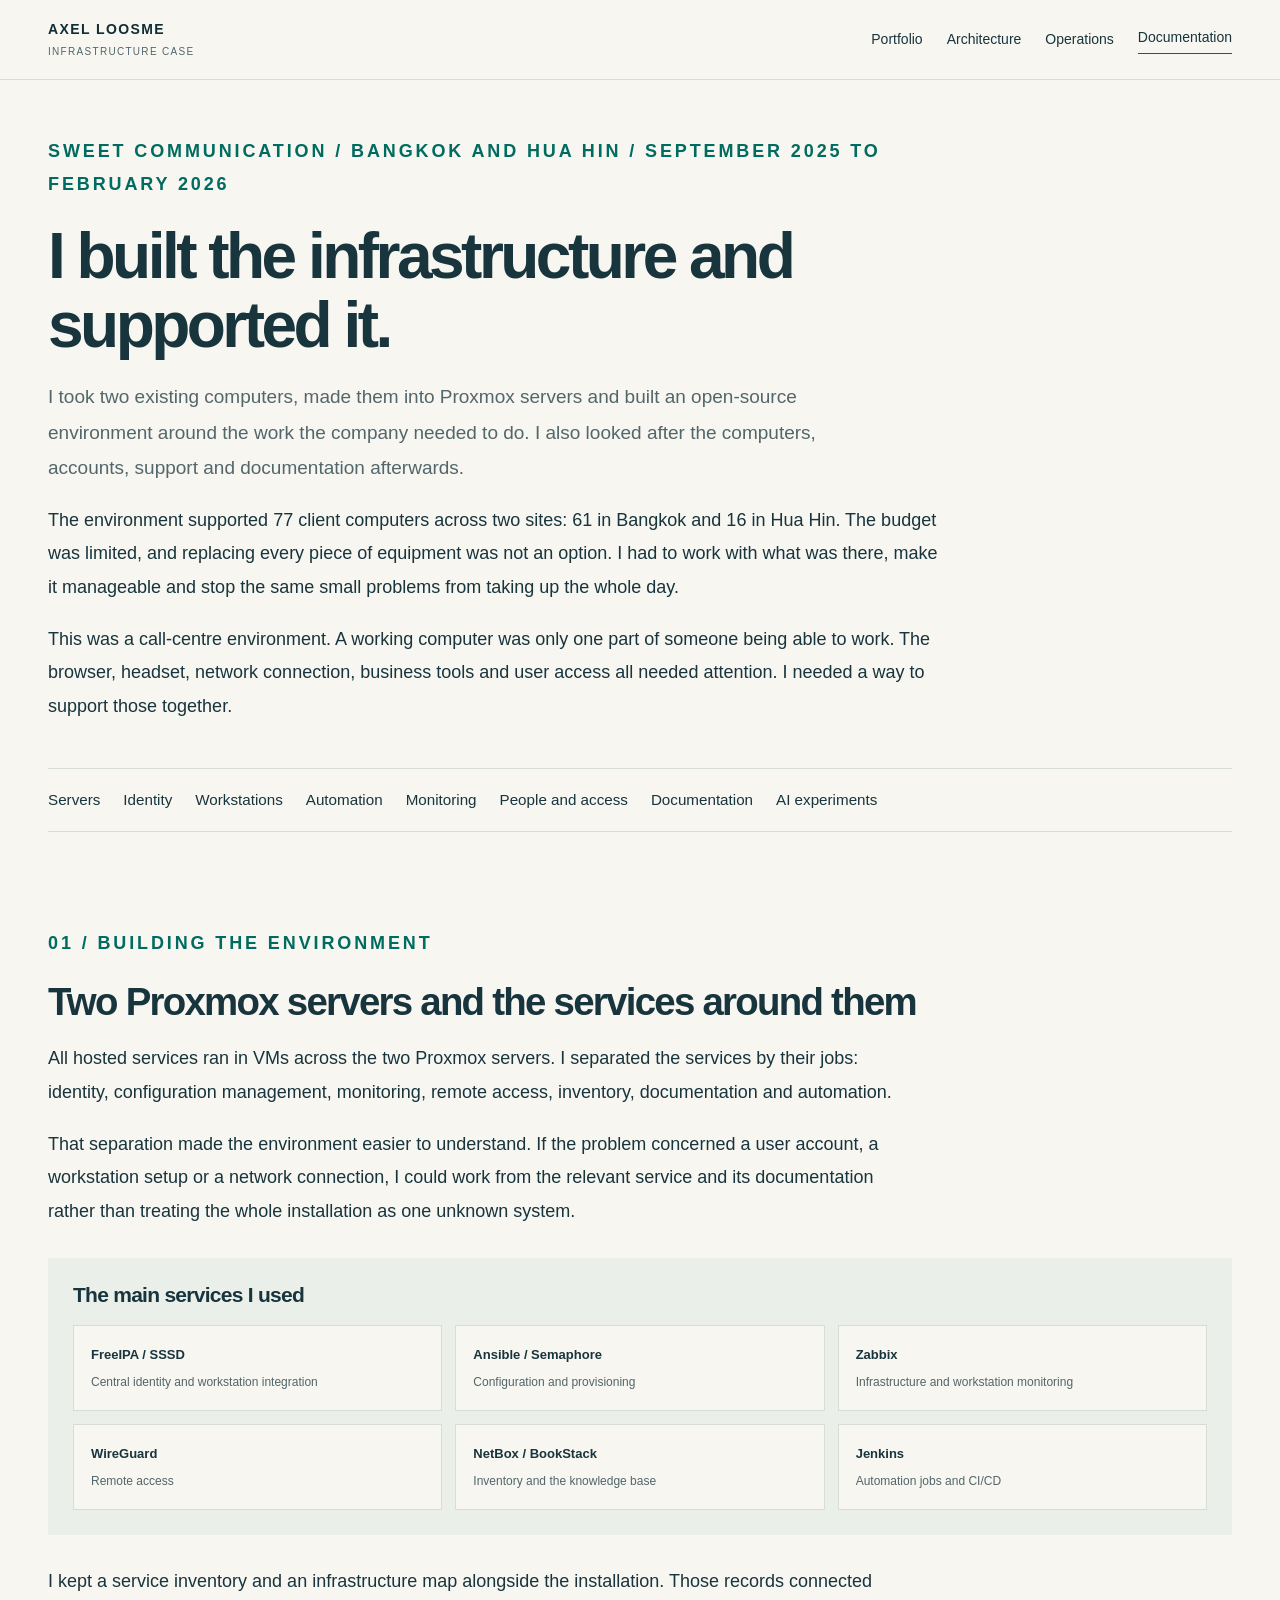
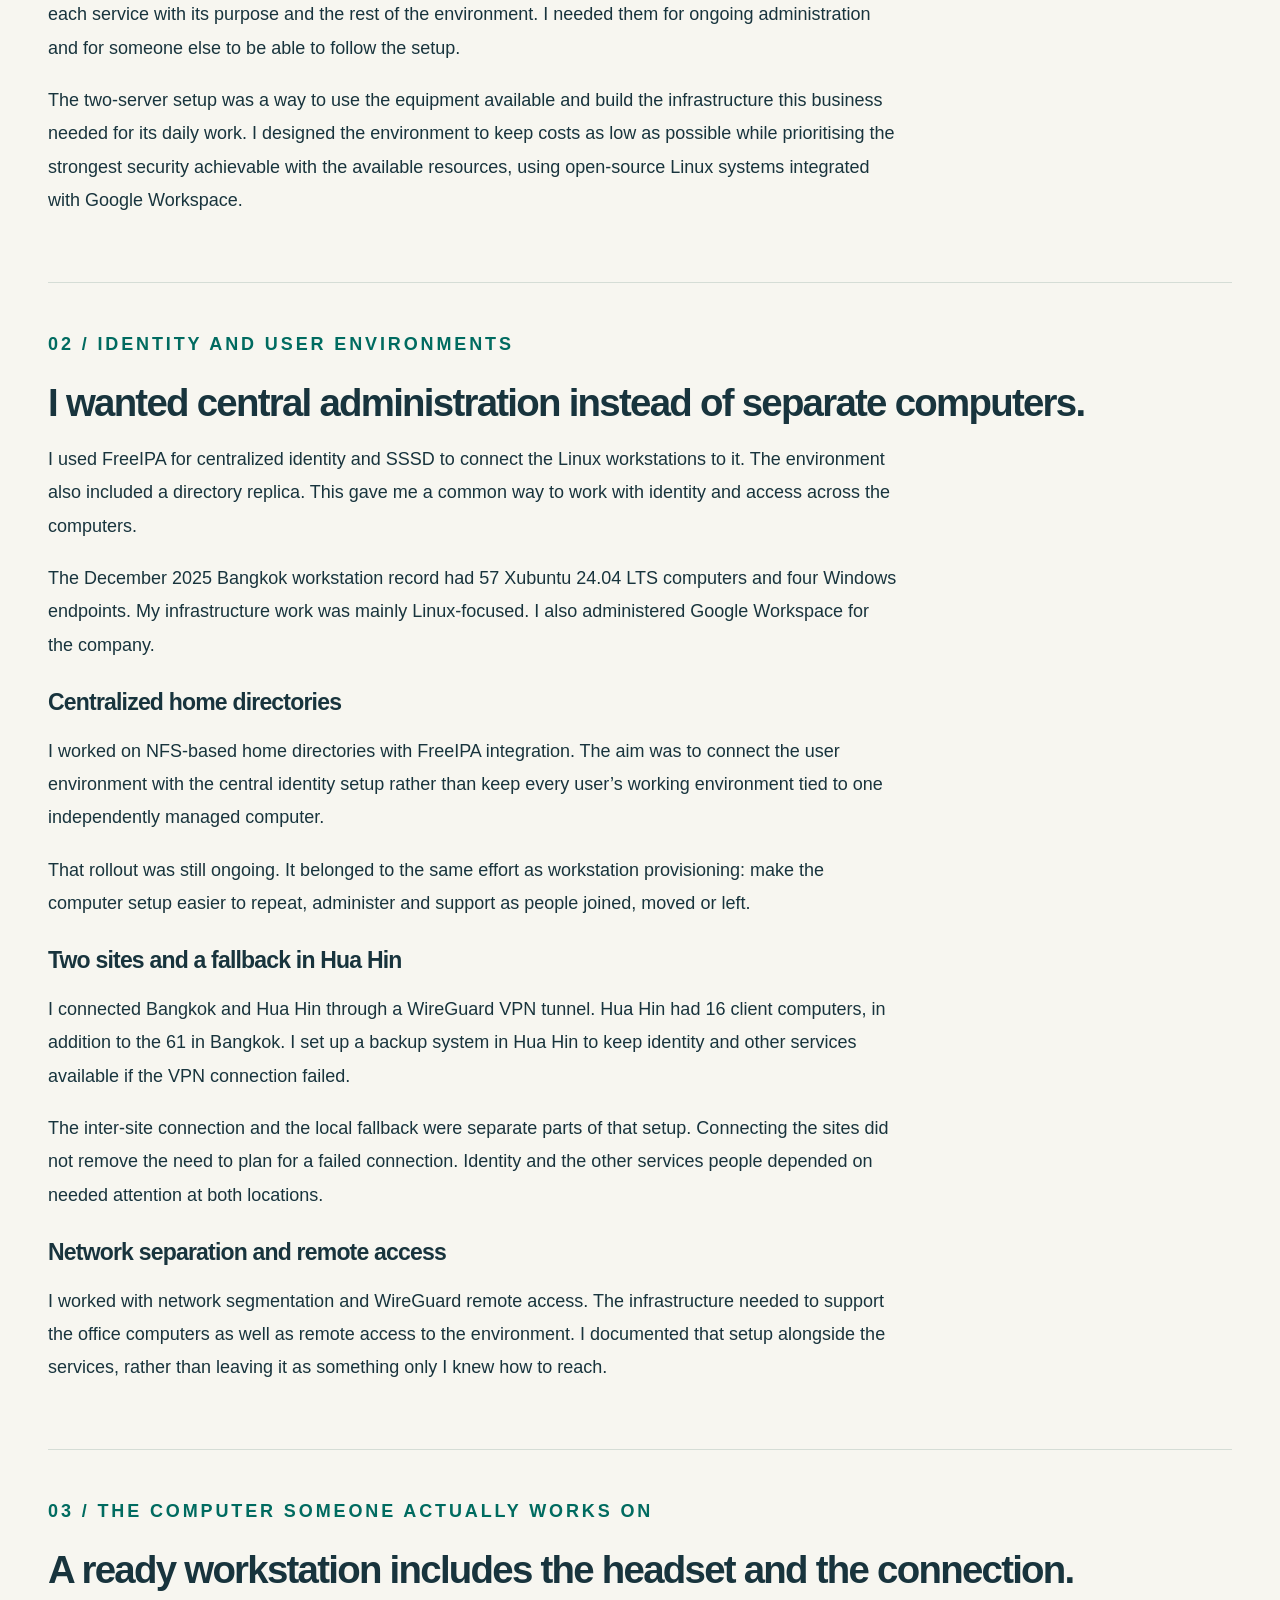
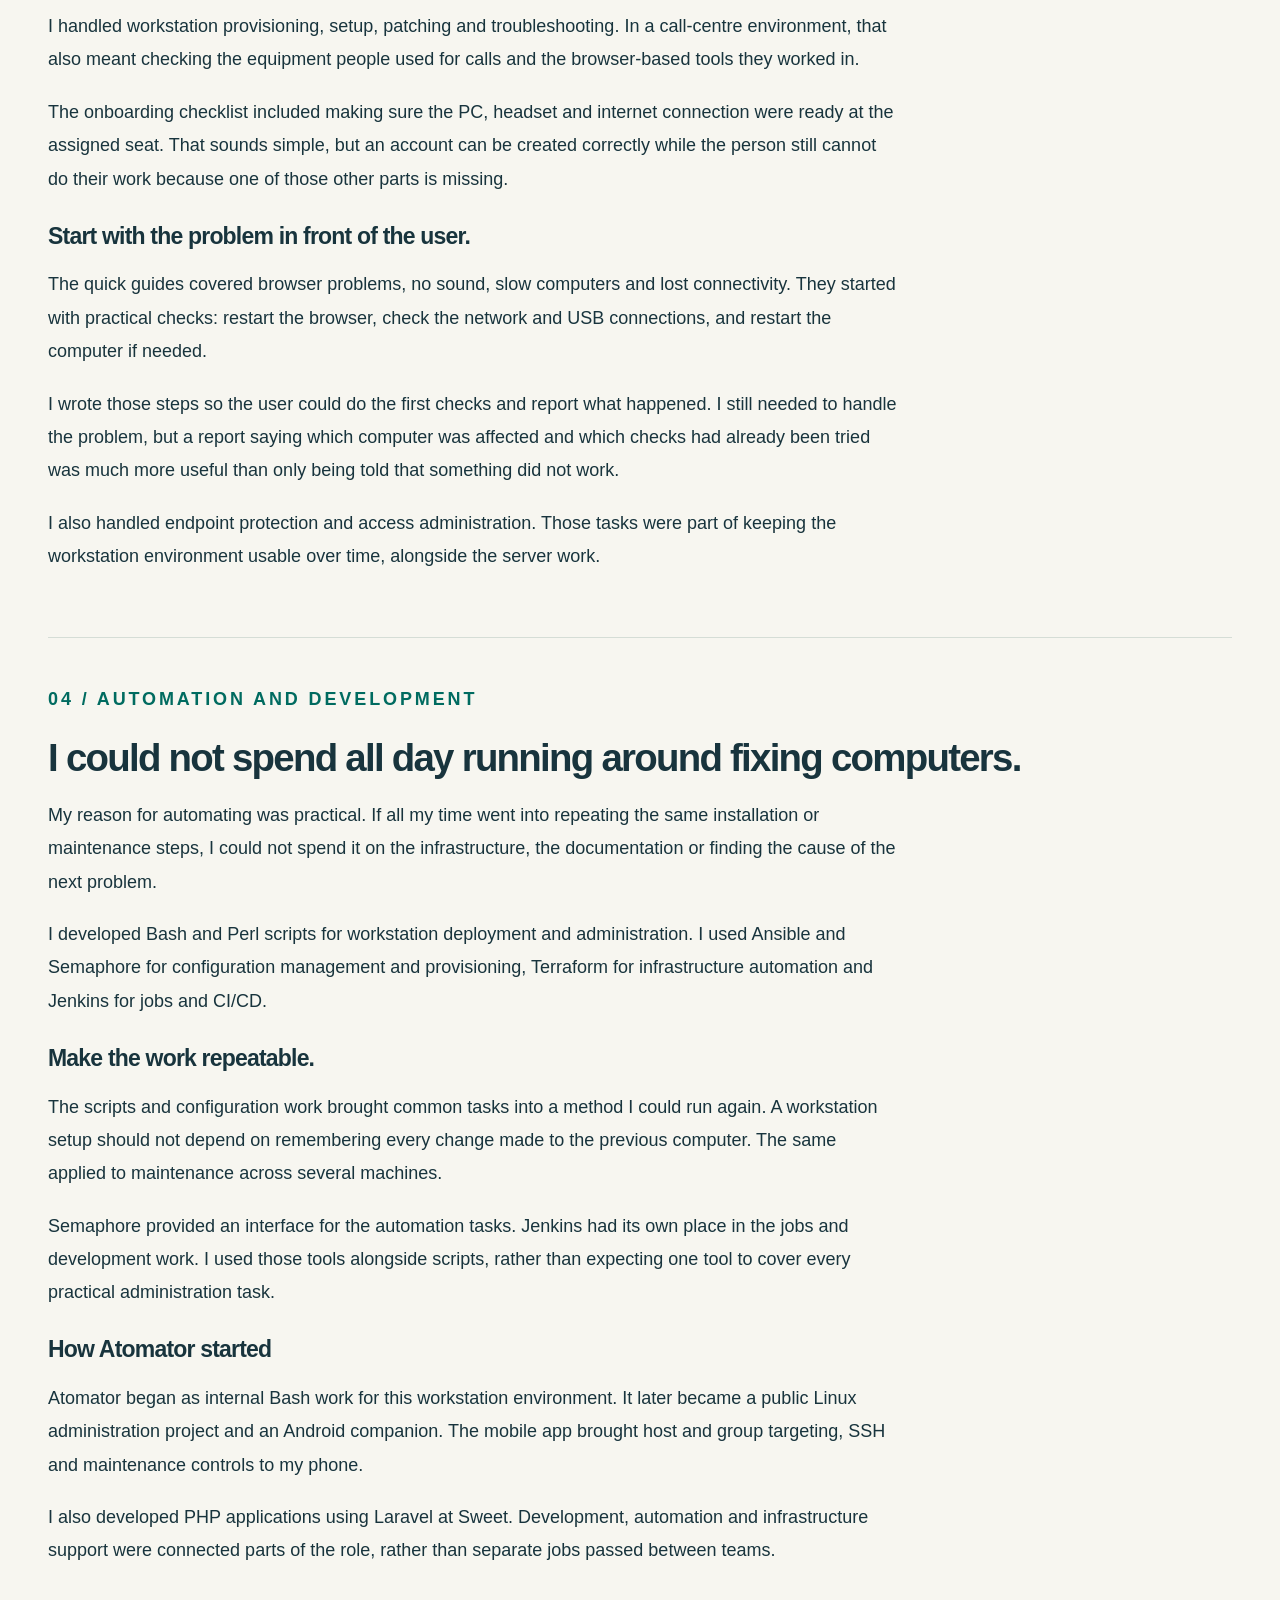
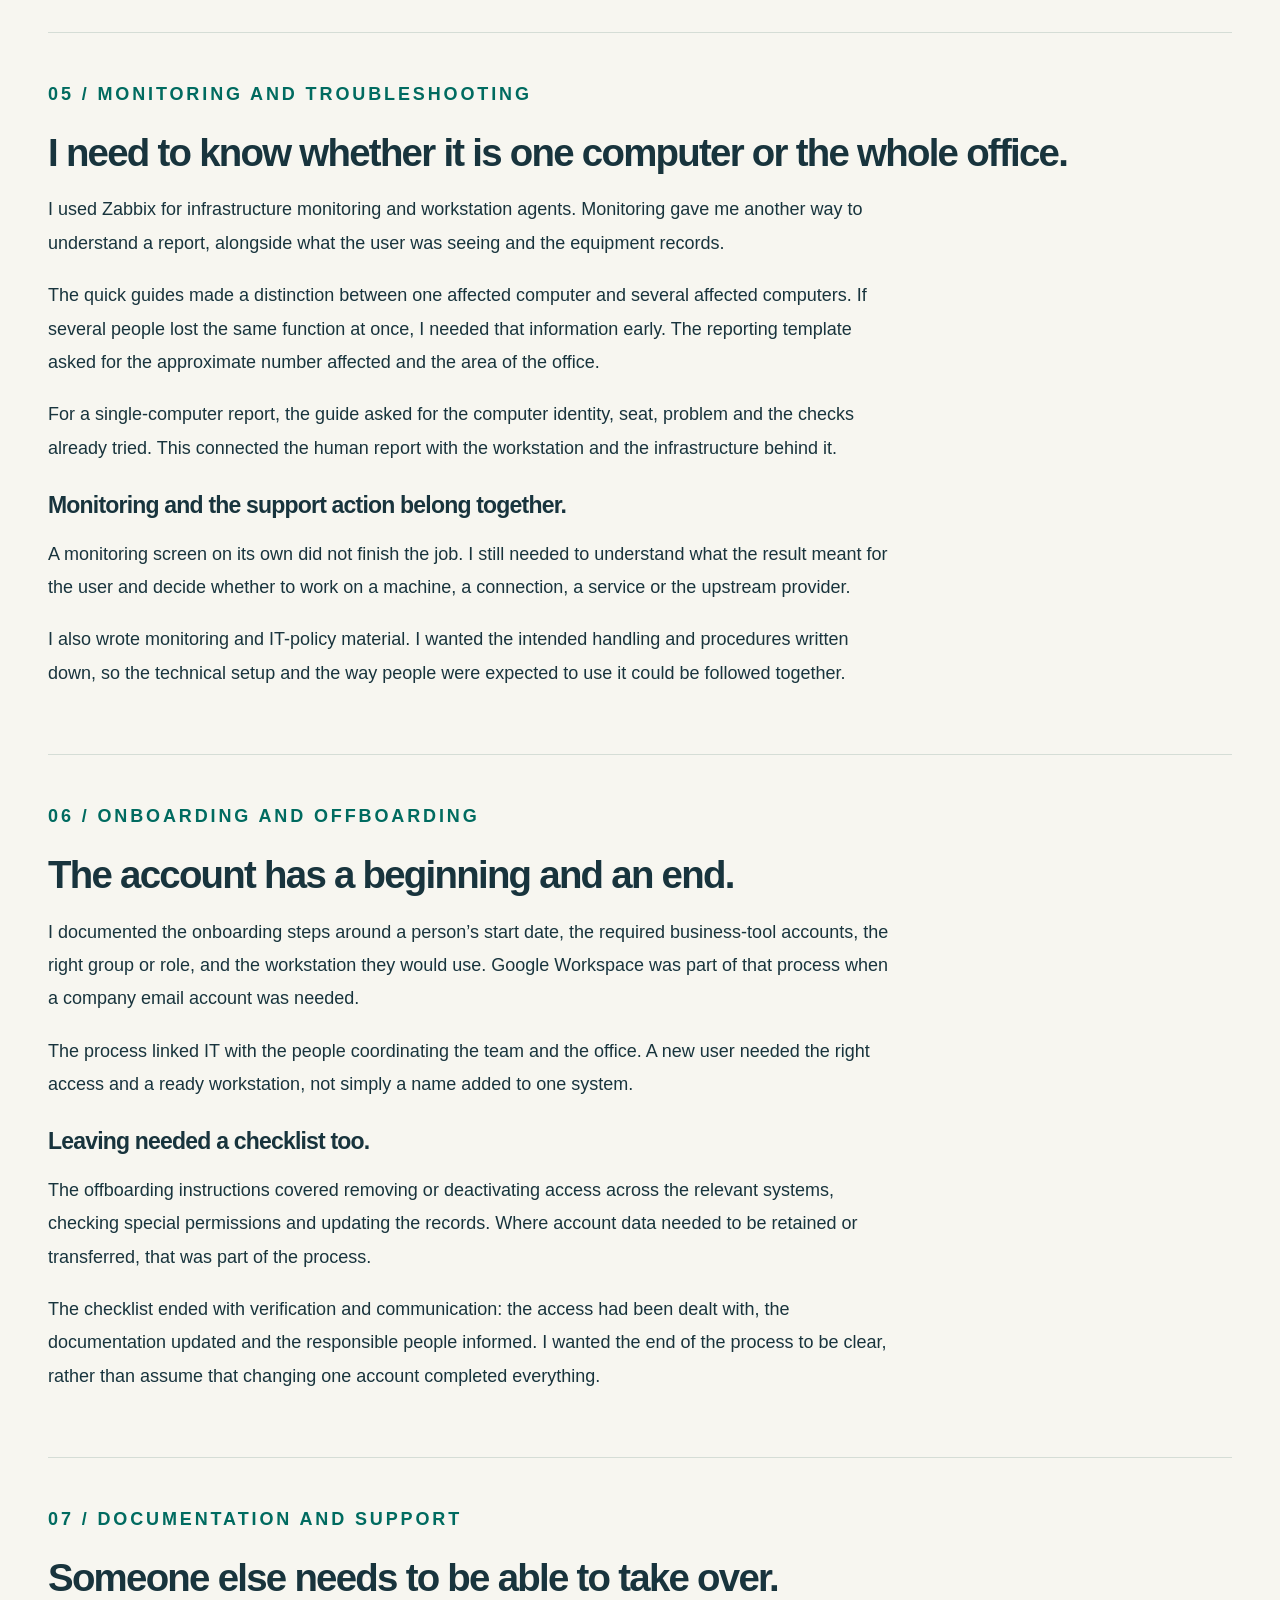
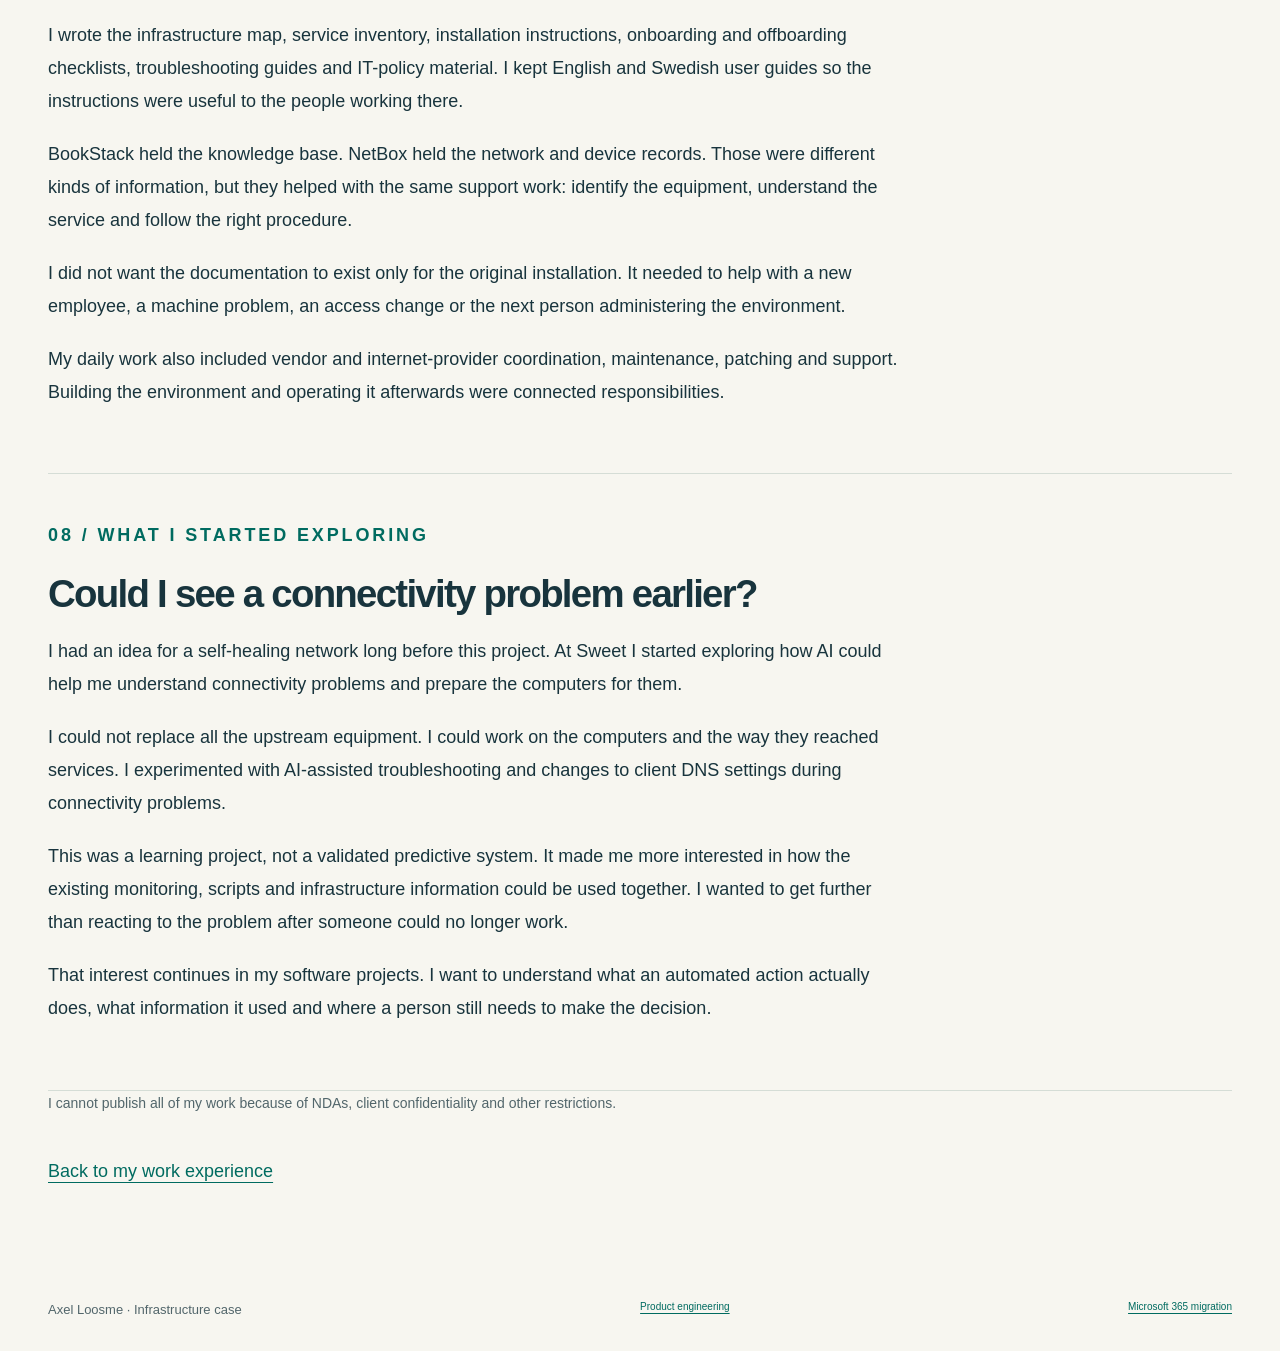
<file: sweet-infrastructure.html>
<!doctype html><html lang="en"><head><meta charset="utf-8"><meta name="viewport" content="width=device-width,initial-scale=1"><title>Sweet Communication infrastructure | Axel Loosme</title><meta name="description" content="A sanitized technical account of Axel Loosme's Sweet Communication infrastructure work: Proxmox, FreeIPA, Ansible, Zabbix, WireGuard and operational documentation."><link rel="stylesheet" href="styles.css"><link rel="stylesheet" href="redesign.css"><link rel="stylesheet" href="technical.css?v=20261030-readable"></head><body><a class="skip" href="#main">Skip to content</a><header class="top"><a class="name" href="index.html">AXEL LOOSME<span>Infrastructure case</span></a><nav aria-label="Main navigation"><a href="index.html#work">Portfolio</a><a href="#architecture">Architecture</a><a href="#operations">Operations</a><a href="#documentation">Documentation</a></nav></header><main id="main" class="technical wrap"><div class="technical-header"><p class="eyebrow">SWEET COMMUNICATION / BANGKOK AND HUA HIN / SEPTEMBER 2025 TO FEBRUARY 2026</p><h1>I built the infrastructure and supported it.</h1><p class="lead">I took two existing computers, made them into Proxmox servers and built an open-source environment around the work the company needed to do. I also looked after the computers, accounts, support and documentation afterwards.</p><p>The environment supported 77 client computers across two sites: 61 in Bangkok and 16 in Hua Hin. The budget was limited, and replacing every piece of equipment was not an option. I had to work with what was there, make it manageable and stop the same small problems from taking up the whole day.</p><p>This was a call-centre environment. A working computer was only one part of someone being able to work. The browser, headset, network connection, business tools and user access all needed attention. I needed a way to support those together.</p></div>
<nav class="technical-nav" aria-label="Page sections"><a href="#architecture">Servers</a><a href="#identity">Identity</a><a href="#workstations">Workstations</a><a href="#operations">Automation</a><a href="#monitoring">Monitoring</a><a href="#access">People and access</a><a href="#documentation">Documentation</a><a href="#experiments">AI experiments</a></nav>
<section id="architecture" class="technical-section"><p class="eyebrow">01 / BUILDING THE ENVIRONMENT</p><h2>Two Proxmox servers and the services around them</h2><p>All hosted services ran in VMs across the two Proxmox servers. I separated the services by their jobs: identity, configuration management, monitoring, remote access, inventory, documentation and automation.</p><p>That separation made the environment easier to understand. If the problem concerned a user account, a workstation setup or a network connection, I could work from the relevant service and its documentation rather than treating the whole installation as one unknown system.</p><div class="architecture-stack"><h3>The main services I used</h3><div class="service-grid"><div><strong>FreeIPA / SSSD</strong><span>Central identity and workstation integration</span></div><div><strong>Ansible / Semaphore</strong><span>Configuration and provisioning</span></div><div><strong>Zabbix</strong><span>Infrastructure and workstation monitoring</span></div><div><strong>WireGuard</strong><span>Remote access</span></div><div><strong>NetBox / BookStack</strong><span>Inventory and the knowledge base</span></div><div><strong>Jenkins</strong><span>Automation jobs and CI/CD</span></div></div></div><p>I kept a service inventory and an infrastructure map alongside the installation. Those records connected each service with its purpose and the rest of the environment. I needed them for ongoing administration and for someone else to be able to follow the setup.</p><p>The two-server setup was a way to use the equipment available and build the infrastructure this business needed for its daily work. I designed the environment to keep costs as low as possible while prioritising the strongest security achievable with the available resources, using open-source Linux systems integrated with Google Workspace.</p></section>
<section id="identity" class="technical-section"><p class="eyebrow">02 / IDENTITY AND USER ENVIRONMENTS</p><h2>I wanted central administration instead of separate computers.</h2><p>I used FreeIPA for centralized identity and SSSD to connect the Linux workstations to it. The environment also included a directory replica. This gave me a common way to work with identity and access across the computers.</p><p>The December 2025 Bangkok workstation record had 57 Xubuntu 24.04 LTS computers and four Windows endpoints. My infrastructure work was mainly Linux-focused. I also administered Google Workspace for the company.</p><h3>Centralized home directories</h3><p>I worked on NFS-based home directories with FreeIPA integration. The aim was to connect the user environment with the central identity setup rather than keep every user’s working environment tied to one independently managed computer.</p><p>That rollout was still ongoing. It belonged to the same effort as workstation provisioning: make the computer setup easier to repeat, administer and support as people joined, moved or left.</p><h3>Two sites and a fallback in Hua Hin</h3><p>I connected Bangkok and Hua Hin through a WireGuard VPN tunnel. Hua Hin had 16 client computers, in addition to the 61 in Bangkok. I set up a backup system in Hua Hin to keep identity and other services available if the VPN connection failed.</p><p>The inter-site connection and the local fallback were separate parts of that setup. Connecting the sites did not remove the need to plan for a failed connection. Identity and the other services people depended on needed attention at both locations.</p><h3>Network separation and remote access</h3><p>I worked with network segmentation and WireGuard remote access. The infrastructure needed to support the office computers as well as remote access to the environment. I documented that setup alongside the services, rather than leaving it as something only I knew how to reach.</p></section>
<section id="workstations" class="technical-section"><p class="eyebrow">03 / THE COMPUTER SOMEONE ACTUALLY WORKS ON</p><h2>A ready workstation includes the headset and the connection.</h2><p>I handled workstation provisioning, setup, patching and troubleshooting. In a call-centre environment, that also meant checking the equipment people used for calls and the browser-based tools they worked in.</p><p>The onboarding checklist included making sure the PC, headset and internet connection were ready at the assigned seat. That sounds simple, but an account can be created correctly while the person still cannot do their work because one of those other parts is missing.</p><h3>Start with the problem in front of the user.</h3><p>The quick guides covered browser problems, no sound, slow computers and lost connectivity. They started with practical checks: restart the browser, check the network and USB connections, and restart the computer if needed.</p><p>I wrote those steps so the user could do the first checks and report what happened. I still needed to handle the problem, but a report saying which computer was affected and which checks had already been tried was much more useful than only being told that something did not work.</p><p>I also handled endpoint protection and access administration. Those tasks were part of keeping the workstation environment usable over time, alongside the server work.</p></section>
<section id="operations" class="technical-section"><p class="eyebrow">04 / AUTOMATION AND DEVELOPMENT</p><h2>I could not spend all day running around fixing computers.</h2><p>My reason for automating was practical. If all my time went into repeating the same installation or maintenance steps, I could not spend it on the infrastructure, the documentation or finding the cause of the next problem.</p><p>I developed Bash and Perl scripts for workstation deployment and administration. I used Ansible and Semaphore for configuration management and provisioning, Terraform for infrastructure automation and Jenkins for jobs and CI/CD.</p><h3>Make the work repeatable.</h3><p>The scripts and configuration work brought common tasks into a method I could run again. A workstation setup should not depend on remembering every change made to the previous computer. The same applied to maintenance across several machines.</p><p>Semaphore provided an interface for the automation tasks. Jenkins had its own place in the jobs and development work. I used those tools alongside scripts, rather than expecting one tool to cover every practical administration task.</p><h3>How Atomator started</h3><p>Atomator began as internal Bash work for this workstation environment. It later became a public Linux administration project and an Android companion. The mobile app brought host and group targeting, SSH and maintenance controls to my phone.</p><p>I also developed PHP applications using Laravel at Sweet. Development, automation and infrastructure support were connected parts of the role, rather than separate jobs passed between teams.</p></section>
<section id="monitoring" class="technical-section"><p class="eyebrow">05 / MONITORING AND TROUBLESHOOTING</p><h2>I need to know whether it is one computer or the whole office.</h2><p>I used Zabbix for infrastructure monitoring and workstation agents. Monitoring gave me another way to understand a report, alongside what the user was seeing and the equipment records.</p><p>The quick guides made a distinction between one affected computer and several affected computers. If several people lost the same function at once, I needed that information early. The reporting template asked for the approximate number affected and the area of the office.</p><p>For a single-computer report, the guide asked for the computer identity, seat, problem and the checks already tried. This connected the human report with the workstation and the infrastructure behind it.</p><h3>Monitoring and the support action belong together.</h3><p>A monitoring screen on its own did not finish the job. I still needed to understand what the result meant for the user and decide whether to work on a machine, a connection, a service or the upstream provider.</p><p>I also wrote monitoring and IT-policy material. I wanted the intended handling and procedures written down, so the technical setup and the way people were expected to use it could be followed together.</p></section>
<section id="access" class="technical-section"><p class="eyebrow">06 / ONBOARDING AND OFFBOARDING</p><h2>The account has a beginning and an end.</h2><p>I documented the onboarding steps around a person’s start date, the required business-tool accounts, the right group or role, and the workstation they would use. Google Workspace was part of that process when a company email account was needed.</p><p>The process linked IT with the people coordinating the team and the office. A new user needed the right access and a ready workstation, not simply a name added to one system.</p><h3>Leaving needed a checklist too.</h3><p>The offboarding instructions covered removing or deactivating access across the relevant systems, checking special permissions and updating the records. Where account data needed to be retained or transferred, that was part of the process.</p><p>The checklist ended with verification and communication: the access had been dealt with, the documentation updated and the responsible people informed. I wanted the end of the process to be clear, rather than assume that changing one account completed everything.</p></section>
<section id="documentation" class="technical-section"><p class="eyebrow">07 / DOCUMENTATION AND SUPPORT</p><h2>Someone else needs to be able to take over.</h2><p>I wrote the infrastructure map, service inventory, installation instructions, onboarding and offboarding checklists, troubleshooting guides and IT-policy material. I kept English and Swedish user guides so the instructions were useful to the people working there.</p><p>BookStack held the knowledge base. NetBox held the network and device records. Those were different kinds of information, but they helped with the same support work: identify the equipment, understand the service and follow the right procedure.</p><p>I did not want the documentation to exist only for the original installation. It needed to help with a new employee, a machine problem, an access change or the next person administering the environment.</p><p>My daily work also included vendor and internet-provider coordination, maintenance, patching and support. Building the environment and operating it afterwards were connected responsibilities.</p></section>
<section id="experiments" class="technical-section"><p class="eyebrow">08 / WHAT I STARTED EXPLORING</p><h2>Could I see a connectivity problem earlier?</h2><p>I had an idea for a self-healing network long before this project. At Sweet I started exploring how AI could help me understand connectivity problems and prepare the computers for them.</p><p>I could not replace all the upstream equipment. I could work on the computers and the way they reached services. I experimented with AI-assisted troubleshooting and changes to client DNS settings during connectivity problems.</p><p>This was a learning project, not a validated predictive system. It made me more interested in how the existing monitoring, scripts and infrastructure information could be used together. I wanted to get further than reacting to the problem after someone could no longer work.</p><p>That interest continues in my software projects. I want to understand what an automated action actually does, what information it used and where a person still needs to make the decision.</p><span id="evidence"></span></section><p class="source-note">I cannot publish all of my work because of NDAs, client confidentiality and other restrictions.</p><p class="technical-return"><a href="index.html#sweet-experience">Back to my work experience</a></p></main><footer class="wrap"><span>Axel Loosme · Infrastructure case</span><a href="product-engineering.html">Product engineering</a><a href="microsoft365-migration.html">Microsoft 365 migration</a></footer></body></html>
</file>
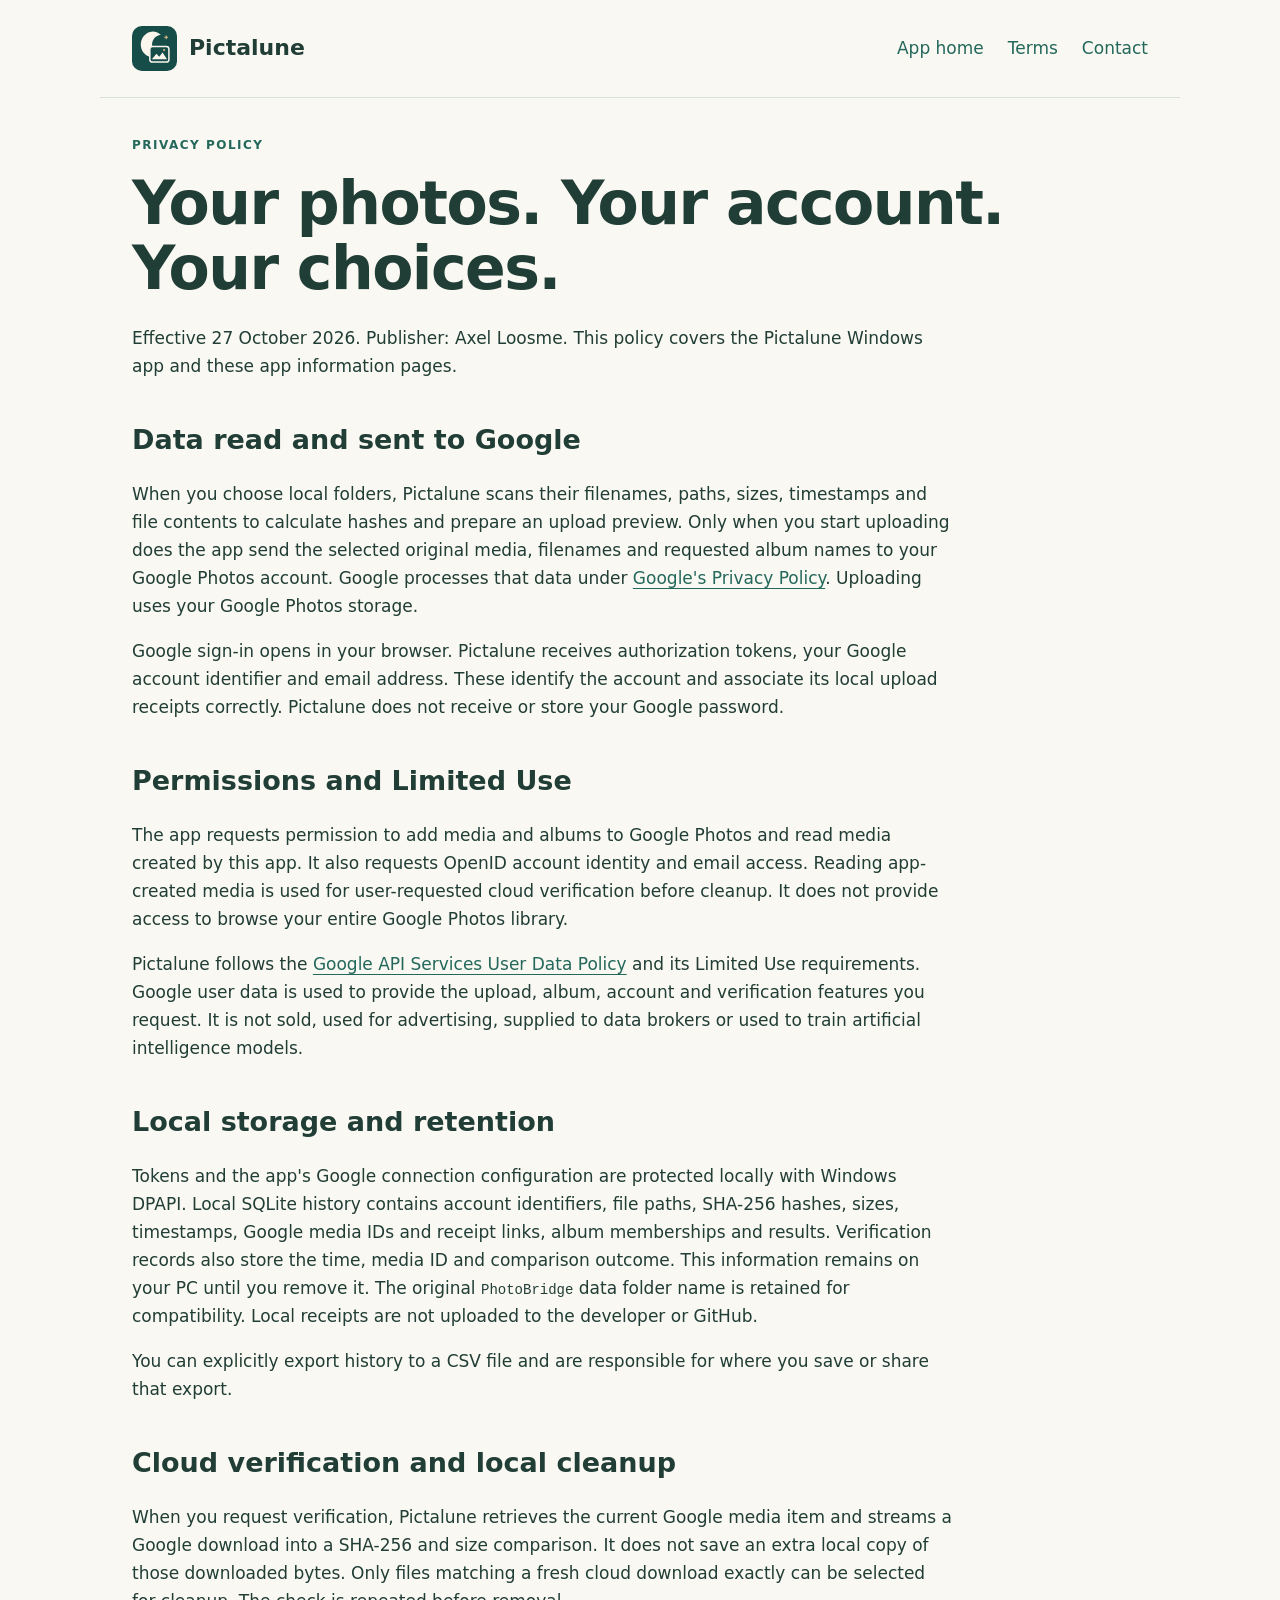
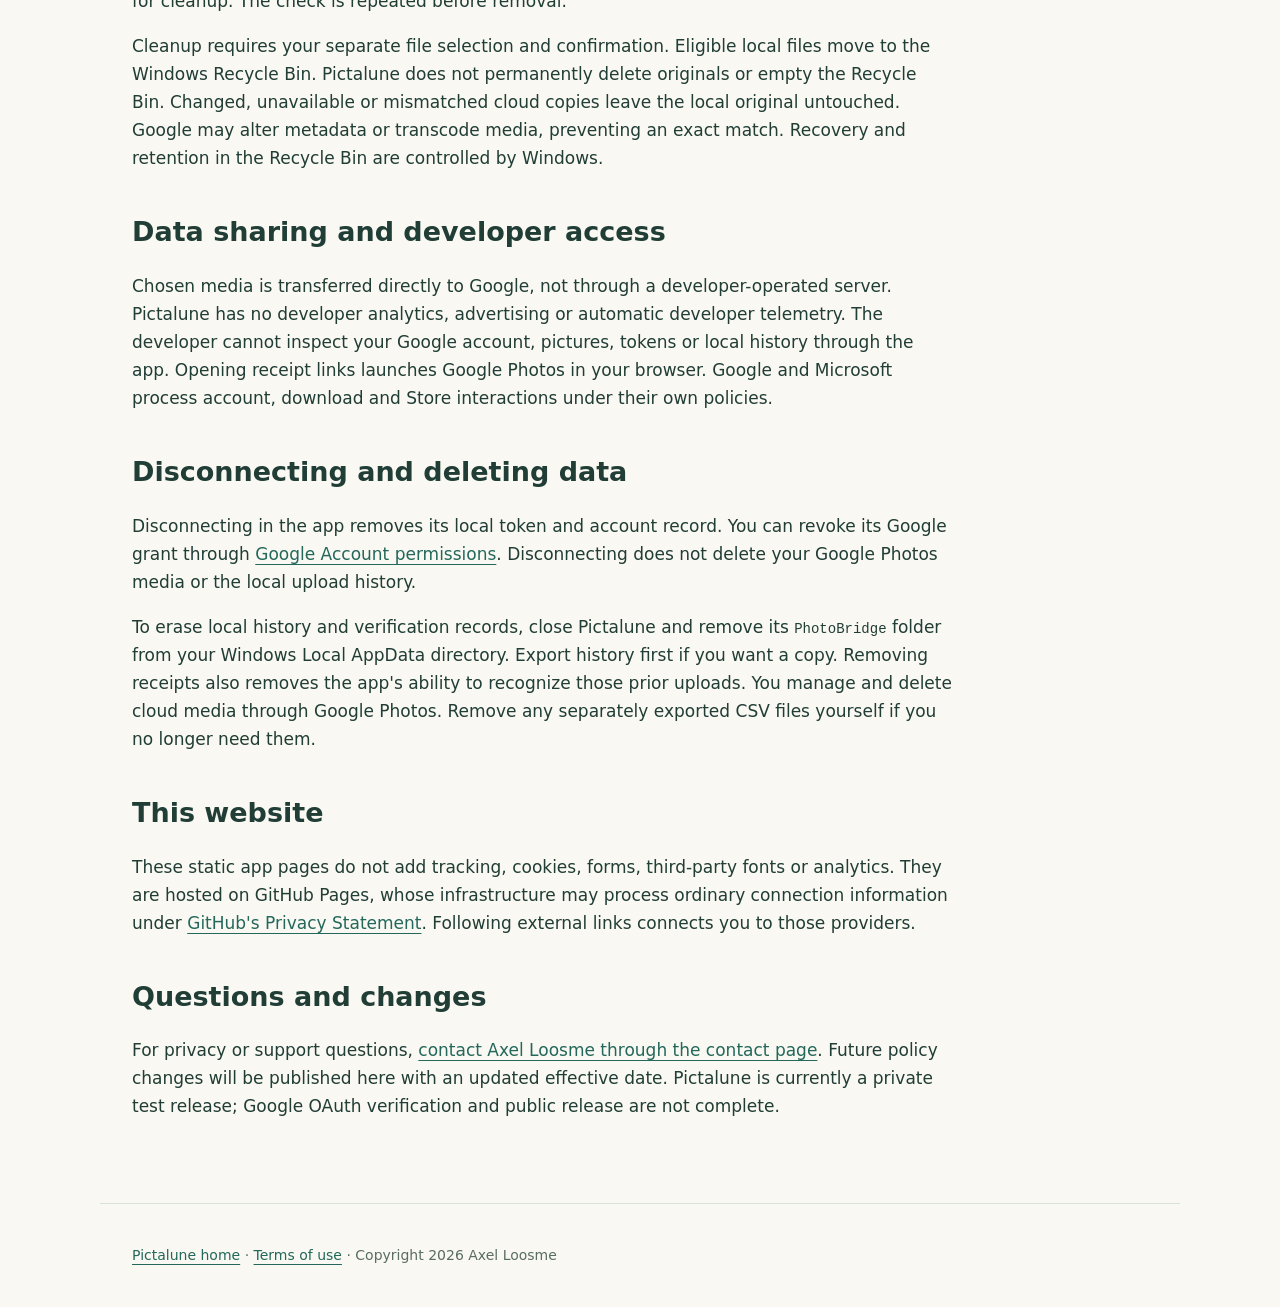
<file: pictalune/privacy.html>
<!doctype html><html lang="en"><head><meta charset="utf-8"><meta name="viewport" content="width=device-width,initial-scale=1"><title>Pictalune Privacy Policy</title><link rel="icon" href="pictalune.svg" type="image/svg+xml"><link rel="stylesheet" href="style.css"></head><body>
<header><a class="brand" href="./"><img src="pictalune.svg" alt="">Pictalune</a><nav aria-label="Main navigation"><a href="./">App home</a><a href="terms.html">Terms</a><a href="../#contact">Contact</a></nav></header>
<main><p class="eyebrow">Privacy policy</p><h1>Your photos. Your account. Your choices.</h1><p>Effective 27 October 2026. Publisher: Axel Loosme. This policy covers the Pictalune Windows app and these app information pages.</p>
<h2>Data read and sent to Google</h2><p>When you choose local folders, Pictalune scans their filenames, paths, sizes, timestamps and file contents to calculate hashes and prepare an upload preview. Only when you start uploading does the app send the selected original media, filenames and requested album names to your Google Photos account. Google processes that data under <a href="https://policies.google.com/privacy">Google's Privacy Policy</a>. Uploading uses your Google Photos storage.</p>
<p>Google sign-in opens in your browser. Pictalune receives authorization tokens, your Google account identifier and email address. These identify the account and associate its local upload receipts correctly. Pictalune does not receive or store your Google password.</p>
<h2>Permissions and Limited Use</h2><p>The app requests permission to add media and albums to Google Photos and read media created by this app. It also requests OpenID account identity and email access. Reading app-created media is used for user-requested cloud verification before cleanup. It does not provide access to browse your entire Google Photos library.</p><p>Pictalune follows the <a href="https://developers.google.com/terms/api-services-user-data-policy">Google API Services User Data Policy</a> and its Limited Use requirements. Google user data is used to provide the upload, album, account and verification features you request. It is not sold, used for advertising, supplied to data brokers or used to train artificial intelligence models.</p>
<h2>Local storage and retention</h2><p>Tokens and the app's Google connection configuration are protected locally with Windows DPAPI. Local SQLite history contains account identifiers, file paths, SHA-256 hashes, sizes, timestamps, Google media IDs and receipt links, album memberships and results. Verification records also store the time, media ID and comparison outcome. This information remains on your PC until you remove it. The original <code>PhotoBridge</code> data folder name is retained for compatibility. Local receipts are not uploaded to the developer or GitHub.</p><p>You can explicitly export history to a CSV file and are responsible for where you save or share that export.</p>
<h2>Cloud verification and local cleanup</h2><p>When you request verification, Pictalune retrieves the current Google media item and streams a Google download into a SHA-256 and size comparison. It does not save an extra local copy of those downloaded bytes. Only files matching a fresh cloud download exactly can be selected for cleanup. The check is repeated before removal.</p><p>Cleanup requires your separate file selection and confirmation. Eligible local files move to the Windows Recycle Bin. Pictalune does not permanently delete originals or empty the Recycle Bin. Changed, unavailable or mismatched cloud copies leave the local original untouched. Google may alter metadata or transcode media, preventing an exact match. Recovery and retention in the Recycle Bin are controlled by Windows.</p>
<h2>Data sharing and developer access</h2><p>Chosen media is transferred directly to Google, not through a developer-operated server. Pictalune has no developer analytics, advertising or automatic developer telemetry. The developer cannot inspect your Google account, pictures, tokens or local history through the app. Opening receipt links launches Google Photos in your browser. Google and Microsoft process account, download and Store interactions under their own policies.</p>
<h2>Disconnecting and deleting data</h2><p>Disconnecting in the app removes its local token and account record. You can revoke its Google grant through <a href="https://myaccount.google.com/permissions">Google Account permissions</a>. Disconnecting does not delete your Google Photos media or the local upload history.</p><p>To erase local history and verification records, close Pictalune and remove its <code>PhotoBridge</code> folder from your Windows Local AppData directory. Export history first if you want a copy. Removing receipts also removes the app's ability to recognize those prior uploads. You manage and delete cloud media through Google Photos. Remove any separately exported CSV files yourself if you no longer need them.</p>
<h2>This website</h2><p>These static app pages do not add tracking, cookies, forms, third-party fonts or analytics. They are hosted on GitHub Pages, whose infrastructure may process ordinary connection information under <a href="https://docs.github.com/en/site-policy/privacy-policies/github-general-privacy-statement">GitHub's Privacy Statement</a>. Following external links connects you to those providers.</p>
<h2>Questions and changes</h2><p>For privacy or support questions, <a href="../#contact">contact Axel Loosme through the contact page</a>. Future policy changes will be published here with an updated effective date. Pictalune is currently a private test release; Google OAuth verification and public release are not complete.</p></main>
<footer><p><a href="./">Pictalune home</a> · <a href="terms.html">Terms of use</a> · Copyright 2026 Axel Loosme</p></footer></body></html>
</file>
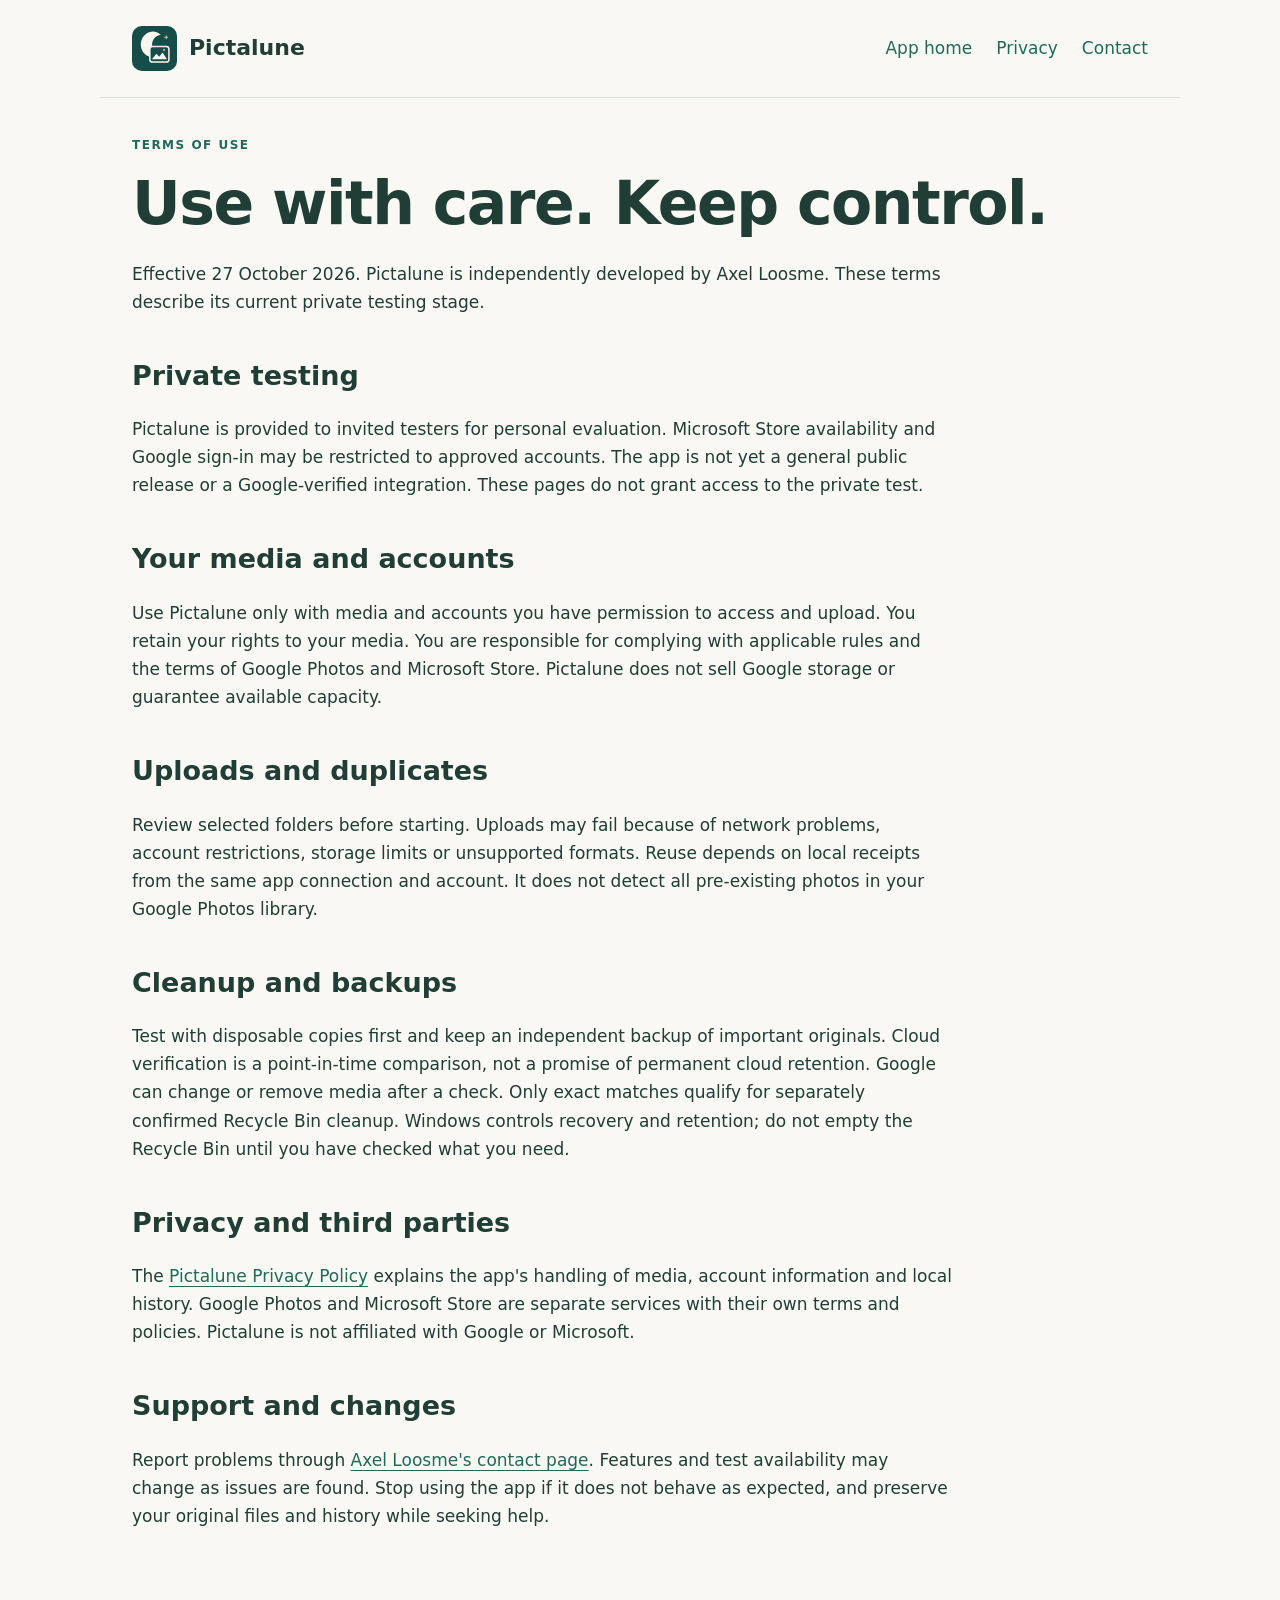
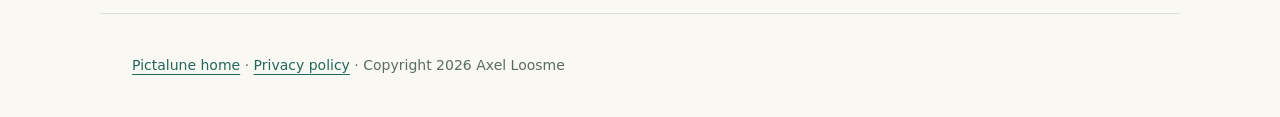
<file: pictalune/terms.html>
<!doctype html><html lang="en"><head><meta charset="utf-8"><meta name="viewport" content="width=device-width,initial-scale=1"><title>Pictalune Terms of Use</title><link rel="icon" href="pictalune.svg" type="image/svg+xml"><link rel="stylesheet" href="style.css"></head><body>
<header><a class="brand" href="./"><img src="pictalune.svg" alt="">Pictalune</a><nav aria-label="Main navigation"><a href="./">App home</a><a href="privacy.html">Privacy</a><a href="../#contact">Contact</a></nav></header>
<main><p class="eyebrow">Terms of use</p><h1>Use with care. Keep control.</h1><p>Effective 27 October 2026. Pictalune is independently developed by Axel Loosme. These terms describe its current private testing stage.</p>
<h2>Private testing</h2><p>Pictalune is provided to invited testers for personal evaluation. Microsoft Store availability and Google sign-in may be restricted to approved accounts. The app is not yet a general public release or a Google-verified integration. These pages do not grant access to the private test.</p>
<h2>Your media and accounts</h2><p>Use Pictalune only with media and accounts you have permission to access and upload. You retain your rights to your media. You are responsible for complying with applicable rules and the terms of Google Photos and Microsoft Store. Pictalune does not sell Google storage or guarantee available capacity.</p>
<h2>Uploads and duplicates</h2><p>Review selected folders before starting. Uploads may fail because of network problems, account restrictions, storage limits or unsupported formats. Reuse depends on local receipts from the same app connection and account. It does not detect all pre-existing photos in your Google Photos library.</p>
<h2>Cleanup and backups</h2><p>Test with disposable copies first and keep an independent backup of important originals. Cloud verification is a point-in-time comparison, not a promise of permanent cloud retention. Google can change or remove media after a check. Only exact matches qualify for separately confirmed Recycle Bin cleanup. Windows controls recovery and retention; do not empty the Recycle Bin until you have checked what you need.</p>
<h2>Privacy and third parties</h2><p>The <a href="privacy.html">Pictalune Privacy Policy</a> explains the app's handling of media, account information and local history. Google Photos and Microsoft Store are separate services with their own terms and policies. Pictalune is not affiliated with Google or Microsoft.</p>
<h2>Support and changes</h2><p>Report problems through <a href="../#contact">Axel Loosme's contact page</a>. Features and test availability may change as issues are found. Stop using the app if it does not behave as expected, and preserve your original files and history while seeking help.</p></main>
<footer><p><a href="./">Pictalune home</a> · <a href="privacy.html">Privacy policy</a> · Copyright 2026 Axel Loosme</p></footer></body></html>
</file>
<file: styles.css>
:root{--navy:#0c2235;--ink:#142b3d;--teal:#087f7a;--mint:#5ce0ce;--muted:#516471;--line:#d7e1e6;--pale:#eef5f7;--white:#fff}*{box-sizing:border-box}html{scroll-behavior:smooth;scroll-padding-top:2rem}body{margin:0;font-family:Segoe UI,Arial,sans-serif;color:var(--ink);background:var(--white);font-size:1rem;line-height:1.65}a{color:var(--teal);text-underline-offset:.3em}a:hover{text-decoration-thickness:2px}a:focus-visible,summary:focus-visible{outline:3px solid var(--teal);outline-offset:6px}p{margin:0 0 1.2rem}h1,h2,h3,h4{line-height:1.15;margin:0 0 1.2rem}h1{font-size:clamp(2.6rem,5.4vw,4.8rem);letter-spacing:-.045em;font-weight:650}h2{font-size:clamp(2rem,3.4vw,3rem);letter-spacing:-.035em;font-weight:650}h3{font-size:1.65rem;letter-spacing:-.025em}h4{font-size:1rem;margin:1.4rem 0 .5rem}.wrap{width:min(1160px,calc(100% - 4rem));margin:auto}.top{width:min(1160px,calc(100% - 4rem));margin:auto;display:flex;justify-content:space-between;align-items:center;padding:1.8rem 0;border-bottom:1px solid var(--line);gap:2rem}.name{font-size:1rem;font-weight:750;color:var(--navy);letter-spacing:.06em;text-decoration:none}.name span{display:block;font-size:.875rem;letter-spacing:0;font-weight:400;color:var(--muted)}nav{display:flex;gap:1.8rem;flex-wrap:wrap}nav a{color:var(--ink);text-decoration:none;font-size:.95rem}.skip{position:absolute;top:-100px;background:white;padding:1rem;z-index:10}.skip:focus{top:0}.hero{padding-top:4rem;padding-bottom:3.5rem}.eyebrow{font-size:.875rem;letter-spacing:.09em;font-weight:700;color:var(--teal);margin-bottom:1.3rem}.intro{display:flex;align-items:center;justify-content:space-between;gap:3rem;margin-top:2rem}.intro p{max-width:690px;font-size:1.2rem;margin:0}.button{display:inline-block;white-space:nowrap;background:var(--navy);color:white;padding:.9rem 1.4rem;text-decoration:none;font-weight:600;border-radius:3px}.button:hover{background:var(--teal)}.scope{display:grid;grid-template-columns:1fr 1fr 1fr;margin-top:3rem;border-top:3px solid var(--teal);border-bottom:1px solid var(--line);padding:1.5rem 0;gap:2rem}.scope>div{border-right:1px solid var(--line);padding-right:2rem}.scope>div:last-child{border:0}.scope strong{display:block;font-size:2.2rem;line-height:1.2;color:var(--navy);letter-spacing:-.03em}.scope span{display:block;font-size:.95rem;margin-top:.7rem;max-width:280px;color:var(--muted)}.section-heading{max-width:740px;margin-bottom:2.5rem}.section-heading>p:last-child{color:var(--muted)}.work{padding-top:2rem;padding-bottom:3rem}.case{display:grid;grid-template-columns:34% 66%;border-top:1px solid var(--line);margin-top:2rem}.case-side{padding:2.5rem 2.5rem 2.5rem 0}.number{display:block;font-size:3.6rem;color:#91a9b7;line-height:1;margin-bottom:1.8rem;font-weight:300}.case-side .eyebrow{font-size:.875rem}.date{font-size:.875rem;color:var(--muted)}.tags{display:flex;flex-wrap:wrap;gap:.5rem}.tags span{font-size:.875rem;border:1px solid var(--line);padding:.2rem .6rem}.case-body{padding:2.5rem 0 2.5rem 2.5rem;border-left:1px solid var(--line)}.case-body h4:first-child{margin-top:0}.result{border-left:3px solid var(--teal);background:var(--pale);padding:1rem 1.3rem;margin-top:1.5rem}.result h4{margin-top:0}.result p{margin:0}.flow{display:flex;align-items:center;gap:.6rem;margin-top:1.8rem}.flow span{flex:1;font-size:.875rem;padding:.7rem;background:var(--navy);color:white;line-height:1.45}.flow b{color:var(--teal);font-size:1.6rem}.caption{font-size:.875rem;color:var(--muted);margin-top:.8rem}.system{margin-top:1.8rem;border:1px solid var(--line);padding:1rem}.system-label{background:var(--navy);color:white;text-align:center;padding:.65rem;font-size:.95rem}.system-grid{display:grid;grid-template-columns:1fr 1fr;gap:.6rem;padding:.8rem 0}.system-grid span{background:var(--pale);padding:.65rem;text-align:center;font-size:.875rem}.delivery{list-style:decimal-leading-zero;display:grid;grid-template-columns:1fr 1fr;gap:1rem 2rem;padding-left:1.8rem;margin-top:1.7rem;font-size:.95rem}.delivery li::marker{color:var(--teal);font-weight:700}.code{background:var(--navy);color:white;padding:4rem 0}.code .eyebrow,.code a{color:var(--mint)}.code .section-heading>p:last-child,.code .caption{color:#b9cbd6}.repo-grid{display:grid;grid-template-columns:1fr 1fr;gap:3rem}.repo-grid article{border-top:1px solid #3d5668;padding-top:1.5rem}.repo-type{font-size:.875rem;letter-spacing:.09em;color:var(--mint)}.repo-grid h3{margin-top:.8rem}.repo-grid p{color:#d3dfe7;max-width:480px}.code .caption{margin-top:2rem;max-width:800px}.background{display:grid;grid-template-columns:1fr 1fr;gap:5rem;padding-top:4rem;padding-bottom:4rem}.qualifications{border-left:1px solid var(--line);padding-left:2.5rem}.qualifications h3{font-size:1.25rem}.qualifications ul{list-style:none;padding:0}.qualifications li{padding:.8rem 0;border-bottom:1px solid var(--line)}.qualifications strong,.qualifications span{display:block}.qualifications span{font-size:.95rem;color:var(--muted);margin-top:.3rem}.contact{background:var(--pale);padding:2.5rem;margin-bottom:3rem;border-top:3px solid var(--teal)}.contact p{max-width:680px}footer{display:flex;justify-content:space-between;flex-wrap:wrap;gap:1rem;padding-bottom:2rem;font-size:.875rem;color:var(--muted)}@media(max-width:800px){.wrap,.top{width:calc(100% - 2rem)}.top{align-items:flex-start}.top nav{gap:.6rem 1rem;justify-content:flex-end}.hero{padding-top:2.5rem}.intro{display:block}.intro .button{margin-top:1.5rem}.scope{gap:1rem}.scope>div{padding-right:1rem}.scope strong{font-size:1.8rem}.case{grid-template-columns:1fr}.case-side{padding:2rem 0 1rem}.number{font-size:2.4rem;margin-bottom:1rem}.case-body{padding:1rem 0 2rem;border-left:0}.background{gap:2rem}.qualifications{padding-left:1.5rem}.flow{flex-wrap:wrap}.flow span{flex-basis:38%}.flow b{display:none}.contact{padding:1.5rem}}@media(max-width:520px){.top{display:block}.top nav{justify-content:flex-start;margin-top:1rem}.hero h1 br{display:none}.scope{grid-template-columns:1fr}.scope>div{border-right:0;border-bottom:1px solid var(--line);padding-bottom:1rem;display:grid;grid-template-columns:100px 1fr;gap:.8rem;align-items:start}.scope span{margin-top:0}.scope>div:last-child{padding-bottom:0}.scope strong{font-size:1.5rem}.repo-grid,.background{grid-template-columns:1fr}.qualifications{border-left:0;padding:0}.delivery{grid-template-columns:1fr}.contact h2{font-size:2rem}}@media(prefers-reduced-motion:reduce){html{scroll-behavior:auto}}@media print{.top nav,.button{display:none}.wrap,.top{width:100%}.hero,.code,.background{padding-top:1rem;padding-bottom:1rem}.code{background:white;color:var(--ink)}.code p,.code .caption,.code .section-heading>p:last-child{color:var(--ink)}.case{break-inside:avoid}.contact{margin-bottom:1rem}}
:where(.background,.repo-grid,.scope,.case)>*{min-width:0}.qualifications{overflow-wrap:anywhere}.button{white-space:normal;max-width:100%;text-align:center}
:where(.gallery){padding-bottom:4rem}.photo-grid{display:grid;grid-template-columns:1fr 1fr;gap:2rem}.photo-grid figure{margin:0;min-width:0}.photo-grid img{display:block;width:100%;height:auto;border:1px solid var(--line)}.photo-grid figcaption{padding:1rem 0}.photo-grid strong,.photo-grid span{display:block}.photo-grid span{margin-top:.35rem;color:var(--muted)}@media(max-width:600px){.photo-grid{grid-template-columns:1fr}}
.app-proof{display:grid;grid-template-columns:1fr 360px;gap:4rem;align-items:center;padding-top:4rem;padding-bottom:4rem}.app-proof figure{margin:0;text-align:center}.app-proof img{width:100%;max-width:300px;height:auto;border:1px solid var(--line)}.app-proof figcaption{font-size:.875rem;color:var(--muted);margin-top:.8rem}.recommendations{padding-top:2rem;padding-bottom:3rem;border-top:1px solid var(--line)}.quote-grid{display:grid;grid-template-columns:1fr 1fr;gap:2rem;margin-bottom:1.5rem}.quote-grid figure{margin:0;background:var(--pale);border-top:3px solid var(--teal);padding:1.7rem}.quote-grid blockquote{margin:0 0 1.5rem;font-size:1.2rem;line-height:1.6}.quote-grid figcaption span{display:block;font-size:.875rem;color:var(--muted);margin-top:.3rem}@media(max-width:800px){.app-proof{grid-template-columns:1fr;gap:2rem}.quote-grid{grid-template-columns:1fr}} 
.press{padding:1rem 0 3.5rem}.press-grid{display:grid;grid-template-columns:1fr 1fr;gap:3rem}.press-grid article{border-top:3px solid var(--teal);padding-top:1.5rem;min-width:0}.press-source{border-left:2px solid var(--line);padding-left:1rem;font-size:.95rem}.press-source strong,.press-source span{display:block}.press-source span{margin-top:.4rem;color:var(--muted)}.press>.caption{max-width:900px;margin-top:2rem}@media(max-width:700px){.press-grid{grid-template-columns:1fr}}

.repo-featured{grid-column:1 / -1}.repo-grid .repo-featured p{max-width:760px}

.ride-shots{display:grid;grid-template-columns:repeat(3,minmax(0,1fr));gap:2rem;margin:2rem 0 3rem}.ride-shots figure{margin:0;min-width:0}.ride-shots img{display:block;width:100%;height:400px;object-fit:contain;background:var(--pale);border:1px solid var(--line)}.ride-shots figcaption{font-size:.875rem;color:var(--muted);padding:.8rem 0}.ride-gallery{padding-top:2rem;padding-bottom:3rem}.ride-gallery section{margin-top:3rem}@media(max-width:800px){.ride-shots{grid-template-columns:repeat(2,minmax(0,1fr))}}@media(max-width:520px){.ride-shots{grid-template-columns:1fr}.ride-shots img{height:auto;max-height:650px}}

.personal-projects{padding-top:3rem;padding-bottom:3rem}.personal-projects .project{display:grid;grid-template-columns:1fr 1fr;gap:3rem;padding:3rem 0;border-top:1px solid var(--line)}.personal-projects .meta{display:flex;flex-wrap:wrap;gap:1rem;font-size:.8rem;letter-spacing:.04em;margin-bottom:1.3rem}.personal-projects .status{color:var(--teal);font-weight:600}.personal-projects .subname{display:block;font-size:.9rem;font-weight:400;letter-spacing:0;margin-top:.5rem;color:var(--muted)}.personal-projects .tagline{font:1.4rem/1.5 Georgia,serif}.personal-projects dl{margin:1.5rem 0}.personal-projects dt{font-weight:700;margin-top:1rem}.personal-projects dd{margin:.3rem 0;color:var(--muted)}.personal-projects .text-link{display:inline-block;margin:1rem 1.2rem 1rem 0}.personal-projects .small,.personal-projects .boundary{font-size:.875rem;color:var(--muted)}.personal-projects .visual{margin:0;min-width:0;background:var(--pale);padding:2rem;display:flex;flex-direction:column;justify-content:center;overflow:hidden}.personal-projects figcaption{font-size:.8rem;color:var(--muted);margin-top:1rem}.personal-projects .visual img{height:auto;max-width:100%;object-fit:contain}.personal-projects .atomator>img{max-width:200px;align-self:center;margin-top:1.5rem}.personal-projects .terminal{background:var(--navy);color:white;padding:1.5rem;font: .8rem/1.8 monospace}.personal-projects .terminal b{color:var(--mint);margin-right:.5rem}.personal-projects .terminal-top{font-size:.7rem;color:var(--mint)}.personal-projects .terminal small{font-size:.7rem}.personal-projects .screen-row{display:flex;gap:.6rem;align-items:center}.personal-projects .screen-row img{width:calc((100% - 1.2rem)/3);border-radius:.7rem}.personal-projects .image-note{font-size:.8rem;color:var(--muted);margin-top:1rem}.personal-projects .mini-grid{display:grid;grid-template-columns:repeat(3,1fr);gap:1rem}.personal-projects .mini-grid p{font-size:.875rem}.personal-projects details{border-top:1px solid var(--line);padding-top:1rem;margin-top:1rem}.personal-projects summary{cursor:pointer;font-weight:600}.personal-projects details p{margin-top:1rem}.personal-projects .ai-voice h4{font-size:2rem;margin:0 0 1.5rem}.personal-projects .voice-steps>div{padding:1rem 0;border-top:1px solid var(--line)}.personal-projects .voice-steps span{display:block;font-size:.75rem;color:var(--teal)}.personal-projects .voice-steps strong{font-size:1rem}.personal-projects .concept{padding:2rem;border:1px solid var(--line);background:var(--pale)}.personal-projects .concept-mark{font:3rem Georgia,serif;color:var(--teal);margin:1rem 0}.personal-projects .concept-mark span{font-size:1.4rem;margin-left:1rem}.personal-projects .lifecycle,.personal-projects .calc-flow{display:flex;flex-wrap:wrap;justify-content:space-between;gap:.7rem;border-block:1px solid var(--line);padding:1rem 0;margin:1.5rem 0;font-size:.875rem}.personal-projects .boundary{border-left:3px solid var(--teal);padding-left:1rem}.personal-projects .drawing{height:260px;position:relative;background:#eae4d7}.personal-projects .ground{position:absolute;top:55px;width:100%;height:150px;background:repeating-linear-gradient(45deg,transparent,transparent 7px,#bcb6a7 7px,#bcb6a7 8px);border-top:2px solid #756d5b}.personal-projects .trench{position:absolute;top:54px;left:15%;width:70%;height:151px;background:#eae4d7;clip-path:polygon(0 0,100% 0,77% 100%,23% 100%);border-bottom:2px solid #756d5b}.personal-projects .pipe{position:absolute;top:143px;width:47px;height:47px;border-radius:50%;border:2px solid #526b71;background:#d7dce0;left:35%}.personal-projects .p2{left:55%;width:34px;height:34px;top:156px}.personal-projects .dimension{font:9px monospace;position:absolute}.personal-projects .width{top:15px;left:25%}.personal-projects .depth{right:0;top:115px;writing-mode:vertical-rl}.personal-projects .bottom{bottom:15px;left:5%}@media(max-width:800px){.personal-projects .project{grid-template-columns:1fr;gap:2rem}.personal-projects .visual{padding:1.5rem}}@media(max-width:520px){.personal-projects .mini-grid{grid-template-columns:1fr}.personal-projects .concept{padding:1.5rem}}
</file>
<file: redesign.css>
/* Portfolio redesign, October 2026. Content and photographs remain evidence. */
:root{--navy:#112e38;--ink:#18343d;--teal:#006b60;--mint:#bce0c0;--muted:#52666b;--line:#d5ddd6;--pale:#eaf0e9;--white:#f7f6f0;--paper:#f7f6f0}
body{background:var(--paper);font-size:16px;line-height:1.7;-webkit-font-smoothing:antialiased}
.wrap,.top{width:min(1240px,calc(100% - 96px))}
html{scroll-padding-top:110px}
.top{width:100%;max-width:none;padding:20px max(48px,calc((100% - 1240px)/2));background:rgba(247,246,240,.97);position:sticky;top:0;z-index:20;gap:32px}
.name{font-size:14px;letter-spacing:.1em;line-height:1.4;flex-shrink:0}.name span{font-size:10px;letter-spacing:.13em;text-transform:uppercase;margin-top:5px}
.top nav{gap:24px;align-items:center}.top nav a{font-size:12px}.top nav a:last-child{border-bottom:1px solid var(--teal);padding-bottom:3px}
h1,h2,h3{font-weight:600}h1{font-size:clamp(42px,5.5vw,80px);line-height:1.03;letter-spacing:-.055em}h2{font-size:clamp(32px,3.8vw,52px);line-height:1.1;letter-spacing:-.045em}h3{font-size:30px;line-height:1.15;letter-spacing:-.035em}h4{font-size:14px}
.eyebrow{font-size:10px;letter-spacing:.16em;line-height:1.7}
.hero{padding-top:60px;padding-bottom:0}.hero-layout{display:grid;grid-template-columns:1.15fr 1fr;gap:70px;align-items:center}.hero-copy{padding:30px 0 40px}.hero h1 br{display:none}.hero .eyebrow{max-width:360px;margin-bottom:27px}.intro{display:block;margin-top:28px}.intro p{font-size:17px;max-width:520px;color:var(--muted)}.intro .button{margin-top:28px}
.button{border-radius:0;font-size:12px;letter-spacing:.02em;padding:14px 23px;transition:background .15s}.button::after{content:' ↗';margin-left:18px}
.hero-photograph{height:540px;margin:0 0 40px;background:#dce4da;position:relative;padding:25px 50px 60px;display:flex;flex-direction:column;justify-content:center;isolation:isolate}.hero-photograph>a:first-child{display:block;height:100%;min-height:0}.hero-photograph>a:first-child>img{width:100%;height:100%;object-fit:contain;filter:drop-shadow(12px 15px 15px #17313724)}.hero-photograph figcaption{position:absolute;bottom:17px;left:22px;right:100px;font-size:9px;line-height:1.6;color:var(--muted)}.hero-photograph figcaption>span{display:block;font-size:8px;letter-spacing:.14em;font-weight:700;color:var(--teal)}
.hero-app{position:absolute;bottom:50px;right:-28px;display:flex;align-items:flex-end;gap:12px;text-decoration:none}.hero-app img{width:100px;height:auto;max-height:220px;object-fit:contain;border:4px solid #122831;border-radius:14px;box-shadow:8px 14px 20px #0c22352b;transform:rotate(6deg)}.hero-app span{position:absolute;bottom:-33px;right:5px;font-size:8px;line-height:1.5;letter-spacing:.04em;white-space:nowrap;color:var(--ink)}
.scope{padding:24px 0;margin-top:28px;border-top:1px solid var(--line);gap:35px}.scope>div{display:grid;grid-template-columns:auto 1fr;gap:18px;align-items:center;padding-right:25px}.scope strong{font-size:28px;white-space:nowrap}.scope span{font-size:11px;line-height:1.6;margin:0;max-width:205px}
.section-heading{max-width:780px;margin-bottom:40px}.section-heading>p:last-child{font-size:15px;max-width:590px}.work,.personal-projects{padding-top:85px;padding-bottom:60px}
.personal-projects>.section-heading{margin-bottom:30px}.project-index{display:flex;gap:12px;flex-wrap:wrap;padding:18px 0 30px;border-bottom:1px solid var(--line)}.project-index a{font-size:10px;text-decoration:none;padding:5px 11px;border:1px solid var(--line);transition:background .15s}.project-index a:hover{background:var(--pale)}
.personal-projects .project{padding:55px 0;gap:70px;align-items:start;grid-template-columns:1fr 1fr;border-top:0;border-bottom:1px solid var(--line)}.personal-projects .project-copy{padding:8px 0}.personal-projects .project-copy>p,.personal-projects dd{font-size:14px;color:var(--muted)}.personal-projects .meta{font-size:9px;letter-spacing:.08em;gap:14px;margin-bottom:20px}.personal-projects .status{font-size:9px;letter-spacing:.02em;border:1px solid #96b5a2;border-radius:20px;padding:2px 8px;line-height:1.6;color:#315a42}.personal-projects h3{font-size:44px}.personal-projects .subname{font-size:11px;margin-top:7px}.personal-projects .tagline{font-size:22px!important;line-height:1.4;color:var(--ink)!important}.personal-projects dt{font-size:12px}.personal-projects dl{margin:20px 0}.personal-projects .tags span{font-size:10px;padding:3px 8px}.personal-projects .text-link{font-size:12px;margin:18px 16px 12px 0}.personal-projects .small,.personal-projects .boundary{font-size:11px!important;line-height:1.7}
.personal-projects .visual{min-height:470px;padding:35px;background:#e2e9e0}.personal-projects .visual.ride{background:#e0e6ed}.personal-projects .visual.calculus{background:#eae5d9}.personal-projects .visual.atomator{display:grid;grid-template-columns:1fr 140px;gap:15px;align-content:center;align-items:center}.personal-projects .atomator>img{margin:0;width:140px}.personal-projects .atomator>figcaption{grid-column:1/-1}.personal-projects .terminal{padding:20px;font-size:10px;line-height:1.8;margin:0}.personal-projects .terminal p{margin-bottom:15px}.personal-projects .terminal small{font-size:8px}.personal-projects .terminal-top{margin-bottom:25px;font-size:8px;letter-spacing:.1em}.personal-projects figcaption{font-size:10px}.personal-projects .screen-row{gap:12px;align-items:center}.personal-projects .screen-row img{width:calc((100% - 24px)/3);border:3px solid #182f37;border-radius:13px;box-shadow:4px 10px 15px #0c223525}.personal-projects .screen-row img:nth-child(2){transform:translateY(-15px)}.personal-projects .image-note{font-size:10px;text-align:center;margin:18px 5px 0}.personal-projects .mini-grid{gap:16px}.personal-projects .mini-grid h4{font-size:11px}.personal-projects .mini-grid p{font-size:11px}.personal-projects details{font-size:12px}.personal-projects summary{font-size:12px}.personal-projects .ai-voice h4{font-size:30px;font-weight:500;letter-spacing:-.03em}.personal-projects .voice-steps>div{display:grid;grid-template-columns:100px 1fr;gap:15px;align-items:center;padding:17px 0;border-color:#b7c8bc}.personal-projects .voice-steps span{font-size:8px;letter-spacing:.13em}.personal-projects .voice-steps strong{font-size:13px;font-weight:500}.personal-projects .concept{margin-top:30px;padding:35px;background:transparent;position:relative;min-height:430px}.personal-projects .concept h3{font-size:37px}.personal-projects .concept>p{font-size:14px;color:var(--muted)}.personal-projects .concept .tagline{font-size:22px}.personal-projects .concept-mark{font-size:45px}.personal-projects .lifecycle{font-size:10px}.personal-projects .drawing{height:260px}
.case{grid-template-columns:32% 68%;margin-top:0}.case-side{padding:40px 40px 40px 0}.case-side h3{font-size:28px}.case-side>p{font-size:13px}.case-side .eyebrow{font-size:9px}.number{font-family:Georgia,serif;font-size:52px;color:#7c9c94}.case-body{border-left:0;padding:40px 0 40px 40px}.case-body p{font-size:14px}.case-body h4{font-size:12px;letter-spacing:.02em}.case .tags span{font-size:10px}.result{background:var(--pale);border-left-width:2px}.date{font-size:11px!important}.flow span,.system-grid span{font-size:11px}.system-label{font-size:12px}.delivery{font-size:12px}.caption{font-size:11px;line-height:1.7}
.gallery{padding-top:35px;padding-bottom:65px;border-top:1px solid var(--line)}.photo-grid{grid-template-columns:repeat(3,minmax(0,1fr));gap:30px 24px;align-items:start}.photo-grid figure{min-width:0}.photo-grid figure>a{display:block;background:#e8ece5;padding:15px;border:1px solid var(--line)}.photo-grid img{height:340px;object-fit:contain;object-position:center;width:100%;border:0;transition:transform .18s}.photo-grid figure>a:hover img{transform:scale(1.015)}.photo-grid figcaption{padding:14px 0 0}.photo-grid strong{font-size:13px;font-weight:600}.photo-grid span{font-size:11px;line-height:1.7}.gallery .section-heading{margin-bottom:30px}
.code{padding:70px 0;background:var(--navy)}.repo-grid{gap:30px 50px}.repo-grid article{padding-top:25px}.repo-grid h3{font-size:32px}.repo-grid p{font-size:14px;max-width:600px}.repo-grid a{font-size:12px}.repo-type{font-size:9px;letter-spacing:.15em}.repo-featured{grid-column:auto}.code .caption{font-size:11px}.code .section-heading>p:last-child{font-size:14px}.code .eyebrow{color:var(--mint)}
.press,.recommendations{padding-top:65px;padding-bottom:65px}.press-grid{gap:35px}.press-grid article{border-top:1px solid var(--line);padding-top:24px}.press-grid h3{font-size:25px}.press-grid p{font-size:14px}.press-grid .eyebrow{font-size:9px}.press-source{font-size:12px!important}.press-grid a{font-size:12px}#project-approach{padding-block:65px}#project-approach .press-grid{grid-template-columns:repeat(3,1fr)}#project-approach h3{font-size:19px}#project-approach p{font-size:13px}
.ride-shots{gap:24px;margin:35px 0 45px}.ride-shots img{height:370px;background:#e3e9e3;padding:20px}.ride-shots figcaption{font-size:11px}.app-proof{padding-top:65px;padding-bottom:65px;grid-template-columns:1fr 280px;gap:80px;border-top:1px solid var(--line)}.app-proof img{max-width:210px;border:0}.app-proof p{font-size:14px}.app-proof a{font-size:12px}.app-proof figcaption{font-size:10px}
.quote-grid{gap:35px}.quote-grid figure{padding:30px;background:#e7ede4;border-top:1px solid #a5bdac}.quote-grid blockquote{font:23px/1.5 Georgia,serif;color:var(--ink)}.quote-grid figcaption{font-size:12px}.quote-grid figcaption span{font-size:10px}.recommendations>a{font-size:12px}
.background{padding-block:65px;gap:70px;border-top:1px solid var(--line)}.background p{font-size:14px}.qualifications{padding-left:35px}.qualifications h3{font-size:20px}.qualifications li{font-size:13px}.qualifications span{font-size:11px}.qualifications h4{font-size:13px}.qualifications a{font-size:12px}
.contact{padding:45px;background:var(--navy);color:var(--paper);border-top:0;margin-top:35px;margin-bottom:45px}.contact .eyebrow{color:var(--mint)}.contact h2{max-width:650px}.contact p{font-size:15px;color:#c2d2d0}.contact .button{background:var(--mint);color:var(--navy)}footer{padding:20px 0 30px;font-size:10px}footer a{font-size:10px}
.ride-gallery{padding-top:65px}.ride-gallery>h1{font-size:60px}.ride-gallery>p{max-width:700px}.ride-gallery h2{font-size:38px}.ride-gallery .ride-shots{grid-template-columns:repeat(3,1fr)}
@media(min-width:1000px){.personal-projects{display:grid;grid-template-columns:1fr 1fr;column-gap:30px}.personal-projects>.section-heading,.personal-projects>.project-index,.personal-projects>.project{grid-column:1/-1}.personal-projects>.concept{grid-column:auto}#ridedeck-research .case{grid-template-columns:25% 75%}}
@media(max-width:1100px){.wrap{width:calc(100% - 64px)}.top{padding:17px 32px}.top nav{gap:16px}.hero-layout{gap:40px}.hero-photograph{height:470px;padding-inline:30px}.hero-app{right:-10px}.scope>div{display:block}.scope span{margin-top:8px}.personal-projects .project{gap:35px}.personal-projects .visual.atomator{grid-template-columns:1fr}.personal-projects .atomator>img{margin-top:18px;width:145px;justify-self:center}.personal-projects .terminal{width:100%}.photo-grid img{height:300px}}
@media(max-width:800px){html{scroll-padding-top:120px}.hero{padding-top:35px}.hero-layout{grid-template-columns:1fr 1fr;gap:30px}.hero-copy{padding:20px 0}.hero h1{font-size:45px}.hero .eyebrow{font-size:8px}.intro p{font-size:14px}.hero-photograph{height:400px;padding:20px 25px 50px;margin-bottom:25px}.hero-app img{width:76px;border-width:3px}.hero-app{bottom:45px;right:-12px}.hero-photograph figcaption{font-size:8px;right:70px;left:15px}.scope{gap:20px}.scope strong{font-size:25px}.scope span{font-size:10px}.top{align-items:center}.top nav{gap:8px 15px;justify-content:flex-end}.top nav a{font-size:10px}.top .name{font-size:11px}.top .name span{font-size:8px}.personal-projects,.work{padding-top:60px}.personal-projects .project{grid-template-columns:1fr 1fr;gap:30px}.personal-projects .visual{padding:25px;min-height:400px}.personal-projects h3{font-size:35px}.personal-projects .project-copy>p,.personal-projects dd{font-size:13px}.personal-projects .tagline{font-size:19px!important}.personal-projects .mini-grid{grid-template-columns:1fr}.personal-projects .mini-grid p{margin-bottom:8px}.personal-projects .concept{padding:25px}.personal-projects .voice-steps>div{grid-template-columns:1fr;gap:3px}.personal-projects .ai-voice h4{font-size:26px}.photo-grid{grid-template-columns:repeat(2,minmax(0,1fr))}.photo-grid img{height:340px}.case{grid-template-columns:1fr}.case-side{padding:28px 0 10px}.case-side h3{max-width:550px}.case-body{padding:15px 0 35px}.case .number{font-size:35px;margin-bottom:15px}.background{gap:35px}.qualifications{padding-left:25px}.app-proof{gap:35px;grid-template-columns:1fr 220px}.press-grid{gap:25px}.quote-grid blockquote{font-size:20px}.ride-gallery .ride-shots{grid-template-columns:repeat(2,1fr)}}
@media(max-width:600px){.wrap{width:calc(100% - 40px)}.top{padding:15px 20px;display:block}.top nav{margin-top:12px;justify-content:flex-start;gap:8px 17px}.top .name span{display:inline;margin-left:12px}.top .name{font-size:12px}.hero-layout{grid-template-columns:1fr;gap:20px}.hero-copy{padding:15px 0 10px}.hero h1{font-size:52px;max-width:380px}.hero .eyebrow{font-size:9px;max-width:300px}.intro{margin-top:22px}.intro p{font-size:16px}.intro .button{margin-top:22px}.hero-photograph{height:440px;max-width:420px;width:100%;margin:15px 0 20px;padding:25px 45px 60px}.hero-app{right:8px;bottom:65px}.hero-app img{width:90px}.hero-app span{font-size:7px;bottom:-30px}.hero-photograph figcaption{font-size:9px;left:20px;right:115px;bottom:20px}.hero-photograph figcaption>span{font-size:8px}.scope{grid-template-columns:1fr;margin-top:15px;padding-block:20px;gap:15px}.scope>div{display:grid;grid-template-columns:100px 1fr;gap:12px;border-right:0;padding:0 0 15px;border-bottom:1px solid var(--line)}.scope>div:last-child{padding:0}.scope strong{font-size:24px}.scope span{font-size:11px;margin:0;max-width:100%}.section-heading{margin-bottom:25px}h2{font-size:34px}.section-heading>p:last-child{font-size:14px}.project-index{gap:8px;padding-bottom:22px}.project-index a{font-size:9px;padding:5px 8px}.personal-projects .project{grid-template-columns:1fr;padding-block:35px;gap:22px}.personal-projects h3{font-size:38px}.personal-projects .meta{font-size:8px;gap:10px}.personal-projects .project-copy>p,.personal-projects dd{font-size:14px}.personal-projects .tagline{font-size:21px!important}.personal-projects .visual{min-height:380px;padding:25px}.personal-projects .visual.atomator{grid-template-columns:1fr 120px;gap:12px}.personal-projects .atomator>img{width:120px;margin:0}.personal-projects .terminal{font-size:8px;padding:14px;line-height:1.9}.personal-projects .terminal small{font-size:7px}.personal-projects .terminal-top{font-size:7px;margin-bottom:15px}.personal-projects .voice-steps>div{grid-template-columns:80px 1fr;gap:12px}.personal-projects .mini-grid{grid-template-columns:repeat(3,1fr);gap:12px}.personal-projects .concept{margin-top:22px;min-height:0}.personal-projects .concept h3{font-size:33px}.personal-projects .concept>p{font-size:14px}.personal-projects .screen-row{gap:8px}.personal-projects .screen-row img{width:calc((100% - 16px)/3);border-width:2px;border-radius:9px}.personal-projects .image-note{font-size:9px}.photo-grid{gap:24px 15px}.photo-grid figure>a{padding:9px}.photo-grid img{height:245px}.photo-grid strong{font-size:12px}.photo-grid span{font-size:10px}.photo-grid figcaption{padding-top:10px}.gallery{padding-bottom:45px}.gallery h2{font-size:33px}.repo-grid,.press-grid,.background,.quote-grid{grid-template-columns:1fr}.repo-featured{grid-column:auto}.repo-grid{gap:30px}.code{padding-block:50px}.repo-grid h3{font-size:28px}#project-approach .press-grid{grid-template-columns:1fr;gap:20px}#project-approach h2{font-size:32px}.app-proof{grid-template-columns:1fr;gap:25px}.app-proof img{max-width:200px}.qualifications{padding:0;border-left:0}.quote-grid figure{padding:25px}.background,.press,.recommendations{padding-block:45px}.contact{padding:30px 25px;margin-block:20px 30px}.contact h2{font-size:32px}.contact p{font-size:14px}.ride-shots{grid-template-columns:repeat(2,minmax(0,1fr));gap:18px}.ride-shots img{height:270px;padding:10px}.ride-gallery .ride-shots{grid-template-columns:repeat(2,minmax(0,1fr))}.ride-gallery>h1{font-size:45px}.ride-gallery .ride-shots img{height:300px}footer{font-size:9px;gap:10px}}
@media(max-width:380px){.hero h1{font-size:44px}.personal-projects .visual.atomator{grid-template-columns:1fr}.personal-projects .atomator>img{margin-top:15px}.photo-grid{grid-template-columns:1fr}.photo-grid img{height:360px}.personal-projects .mini-grid{grid-template-columns:1fr}}
@media(prefers-reduced-motion:reduce){*,*::before,*::after{transition:none!important}html{scroll-behavior:auto}}
@media print{.top{position:static;padding:10px 0;background:white}.hero-photograph,.project-index{display:none}.hero-layout{display:block}.wrap,.top{width:100%}.personal-projects .project{display:block;break-inside:avoid}.code,.contact{background:white;color:var(--ink)}.contact p{color:var(--ink)}.photo-grid{grid-template-columns:repeat(3,1fr)}.photo-grid img{height:220px}.personal-projects .visual{min-height:0}.personal-projects{display:block}}
</file>
<file: technical.css>
.technical{padding-top:55px;padding-bottom:70px}.technical-header{max-width:900px;margin-bottom:45px}.technical-header h1{font-size:clamp(38px,5vw,68px);line-height:1.08}.technical-header .lead{font-size:19px;color:var(--muted);max-width:780px}.technical-nav{display:flex;flex-wrap:wrap;gap:12px 23px;border-block:1px solid var(--line);padding:18px 0;margin-bottom:50px;font-size:12px}.technical-section{padding:45px 0;border-bottom:1px solid var(--line)}.technical-section h2{font-size:clamp(29px,3vw,43px)}.technical-section>p{max-width:850px}.technical p,.technical li,.technical dd{font-size:16px;line-height:1.8}.technical h3{font-size:23px;margin-top:27px}.technical .status-note{padding:20px 24px;background:var(--pale);border-left:3px solid var(--teal);margin:25px 0;font-size:14px;max-width:100%}.technical .status-note strong{display:block;margin-bottom:6px}.technical-grid{display:grid;grid-template-columns:1fr 1fr;gap:35px}.technical-grid>*{min-width:0}.technical .technical-grid p{font-size:15px}.technical figure{margin:27px 0}.technical figure img{display:block;width:100%;height:auto;background:var(--pale);border:1px solid var(--line)}.technical figcaption{font-size:12px;line-height:1.7;color:var(--muted);margin-top:12px}.technical .image-pair{display:grid;grid-template-columns:1fr 1fr;gap:25px}.technical .image-pair figure{margin:15px 0}.architecture-flow{display:grid;grid-template-columns:repeat(4,minmax(0,1fr));gap:15px;margin:30px 0}.architecture-flow>div{background:var(--navy);padding:22px;color:white;min-width:0}.architecture-flow span{display:block;color:var(--mint);font-size:10px;letter-spacing:.1em;margin-bottom:12px}.architecture-flow strong{display:block;font-size:16px;line-height:1.5}.architecture-flow p{font-size:12px;margin:10px 0 0;color:#d5e2df}.architecture-stack{background:var(--pale);padding:25px;margin:30px 0}.architecture-stack h3{font-size:21px;margin:0 0 18px}.architecture-stack .service-grid{display:grid;grid-template-columns:repeat(3,1fr);gap:13px}.service-grid div{padding:17px;background:var(--paper);border:1px solid var(--line);font-size:13px}.service-grid strong,.service-grid span{display:block}.service-grid span{font-size:12px;color:var(--muted);margin-top:5px}.architecture-stack .foundation{margin-top:18px;background:var(--navy);color:white;padding:15px;text-align:center;font-size:14px}.technical-table{width:100%;border-collapse:collapse;margin:25px 0;font-size:14px}.technical-table th,.technical-table td{text-align:left;vertical-align:top;padding:14px 16px;border-bottom:1px solid var(--line);overflow-wrap:anywhere}.technical-table th{background:var(--pale);font-size:12px}.technical details{margin:18px 0;border:1px solid var(--line);padding:20px}.technical summary{cursor:pointer;font-size:16px;font-weight:650}.technical details p{font-size:15px;margin-top:15px}.technical .code-shape{white-space:pre-wrap;overflow-wrap:anywhere;background:var(--navy);color:#deece7;padding:24px;font:13px/1.8 Consolas,monospace}.technical .caption{font-size:12px}.technical .source-note{font-size:13px;color:var(--muted);max-width:900px}.technical-links{display:grid;grid-template-columns:repeat(3,minmax(0,1fr));gap:24px;padding-block:30px}.technical-links article{border:1px solid var(--line);padding:25px;min-width:0}.technical-links h3{font-size:24px}.technical-links p{font-size:14px}.technical-links a{font-size:13px}.product-proof{margin:25px 0}.product-proof img{width:100%;height:auto;border:1px solid var(--line)}.product-proof figcaption{font-size:11px;color:var(--muted);margin-top:10px}.personal-projects>.pathops-proof{grid-column:1/-1!important}.personal-projects .pathops-proof .visual img{width:100%;height:auto;border:1px solid var(--line)}.technical-return{margin-top:40px}@media(max-width:800px){.technical-grid,.technical .image-pair{grid-template-columns:1fr}.architecture-flow{grid-template-columns:1fr 1fr}.architecture-stack .service-grid{grid-template-columns:1fr 1fr}.technical-links{grid-template-columns:1fr}.technical-header .lead{font-size:17px}.technical p,.technical li{font-size:15px}.technical-table th,.technical-table td{padding:10px;font-size:12px}}@media(max-width:480px){.technical{padding-top:35px}.technical-section{padding:32px 0}.architecture-flow{grid-template-columns:1fr}.architecture-stack{padding:17px}.architecture-stack .service-grid{grid-template-columns:1fr}.technical-nav{gap:10px 17px}.technical .status-note{padding:17px}.technical h1{font-size:39px}.technical .code-shape{font-size:11px;padding:16px}.technical-table{font-size:12px}}

@media(min-width:801px){.technical-links{grid-template-columns:repeat(2,minmax(0,1fr))}}

.official-product-logo{display:block;width:320px;max-width:100%;height:auto;object-fit:contain;margin:18px 0 25px}.product-brand{margin:10px 0 20px!important}.product-brand .official-product-logo{margin:0}.technical-section>.official-product-logo{width:360px}.technical .image-pair img{max-height:600px;object-fit:contain}.technical .image-pair{align-items:start}

#installation-planning .photo-grid{grid-template-columns:repeat(2,minmax(0,1fr))}#installation-planning .photo-grid img{height:440px}@media(max-width:600px){#installation-planning .photo-grid{grid-template-columns:1fr}#installation-planning .photo-grid img{height:auto}}

.career-grid{display:grid;grid-template-columns:repeat(2,minmax(0,1fr));gap:28px;margin:30px 0 50px}.career-grid article{padding:25px;border:1px solid var(--line);min-width:0}.career-grid h3{font-size:23px;line-height:1.35;margin:12px 0 16px}.career-grid p{font-size:14px;line-height:1.85}.earlier-heading{margin-top:65px}.experience-links{display:flex;flex-wrap:wrap;gap:10px 24px}.case-side h3{overflow-wrap:anywhere}.technical-links article>p{line-height:1.85}.technical-links .small{font-size:12px}.work>.source-note{font-size:12px;color:var(--muted)}@media(min-width:801px){.technical-links article:last-child:nth-child(odd){grid-column:1/-1;max-width:none}.technical-links article:last-child:nth-child(odd)>p{max-width:900px}}@media(max-width:600px){.career-grid{grid-template-columns:1fr;gap:20px}.career-grid article{padding:22px}.career-grid h3{font-size:21px}}

.ride-gallery .gallery-account{max-width:900px;margin:24px 0 38px}.ride-gallery .gallery-account p{font-size:16px;line-height:1.85}.ride-gallery .gallery-account h2{margin-top:35px}.technical-nav a{line-height:1.7}@media(max-width:600px){.ride-gallery .gallery-account p{font-size:15px}}

/* Readability review, 30 October 2026. */
body{font-size:18px;line-height:1.8}
.personal-projects .project-copy>p,.personal-projects dd,.personal-projects .concept>p,.case-body p,.career-grid p,.technical-links p,.background p,.press-grid p,.repo-grid p,.contact p{font-size:17px;line-height:1.85}
.case-body h4{font-size:19px;line-height:1.5;letter-spacing:0}
.personal-projects dt{font-size:16px}.personal-projects .small,.personal-projects .boundary{font-size:14px!important}
.personal-projects .text-link,.technical-links a,.experience-links a,.project-index a{font-size:15px}
.personal-projects .meta,.personal-projects .status,.personal-projects .tags span,.case .tags span,.case-side .eyebrow{font-size:12px}
.case-side>p,.date{font-size:15px!important}
.personal-projects figcaption,.technical figcaption,.photo-grid figcaption,.photo-grid span,.caption,.technical .caption,.technical .source-note,.work>.source-note{font-size:14px;line-height:1.75}
.photo-grid strong{font-size:17px}.technical p,.technical li,.technical dd,.technical .technical-grid p,.ride-gallery .gallery-account p{font-size:18px;line-height:1.85}
.technical .status-note,.technical details p,.technical-table td{font-size:16px}.technical-nav{font-size:15px}
.pictalune-proof{min-height:0!important;padding:20px!important}.pictalune-proof img{width:100%;height:auto;border:1px solid var(--line)}
@media(max-width:600px){.personal-projects .project-copy>p,.personal-projects dd,.personal-projects .concept>p,.case-body p,.career-grid p,.technical-links p,.technical p,.technical li,.technical dd,.technical .technical-grid p,.ride-gallery .gallery-account p{font-size:17px}.personal-projects .project{gap:28px}.technical-table{display:block;overflow-x:auto}.technical-table td,.technical-table th{min-width:120px}.technical-header .lead{font-size:19px}}

.top nav a,.button{font-size:14px}.eyebrow{font-size:12px}.scope span{font-size:14px;max-width:230px}.section-heading>p:last-child{font-size:18px;line-height:1.8}.hero-photograph figcaption{font-size:12px}.hero-photograph figcaption>span{font-size:11px}.hero-app span{font-size:10px}.personal-projects .terminal p,.personal-projects .voice-steps strong{font-size:14px}.personal-projects .terminal small,.personal-projects .terminal-top,.personal-projects .voice-steps span{font-size:11px}footer{font-size:13px}
@media(max-width:600px){.top nav{gap:12px 18px}.top nav a{font-size:13px}.scope>div{padding-right:0}.scope{gap:20px}.scope span{font-size:14px}.hero-photograph figcaption{right:90px}.hero-app span{font-size:9px}}
</file>
<file: pictalune/style.css>
:root{color-scheme:light;--ink:#203d36;--muted:#596d62;--paper:#faf8f2;--line:#d8e3d7;--teal:#23685b}*{box-sizing:border-box}body{margin:0;background:var(--paper);color:var(--ink);font:17px/1.65 system-ui,"Segoe UI",sans-serif}a{color:#23685b;text-underline-offset:4px}header,main,footer{max-width:1080px;margin:auto;padding:26px 32px}header{display:flex;justify-content:space-between;align-items:center;border-bottom:1px solid var(--line);gap:24px}header a{text-decoration:none}nav{display:flex;gap:24px;flex-wrap:wrap}.brand{display:flex;align-items:center;gap:12px;font-size:22px;font-weight:750;color:var(--ink)}.brand img{width:45px;height:45px}.hero{display:grid;grid-template-columns:1fr 240px;gap:54px;align-items:center;padding:64px 0 40px}.hero img{width:220px;max-width:100%}h1{font-size:clamp(36px,5vw,60px);line-height:1.08;letter-spacing:-1.5px;margin:15px 0 24px}h2{font-size:27px;margin:38px 0 12px}h3{font-size:20px}p{max-width:820px}.eyebrow{color:var(--teal);font-size:12px;letter-spacing:1.5px;font-weight:750;text-transform:uppercase}.notice{padding:18px 24px;background:#eaf1e7;border:1px solid var(--line);border-radius:12px}.grid{display:grid;grid-template-columns:repeat(3,1fr);gap:20px;margin:32px 0}.card{background:white;border:1px solid var(--line);border-radius:14px;padding:24px}.card h2{font-size:22px;margin:0 0 12px}.shot{width:100%;border:1px solid var(--line);border-radius:14px;margin:20px 0}.button{display:inline-block;background:var(--teal);color:white;padding:12px 19px;border-radius:8px;text-decoration:none;font-weight:650}footer{border-top:1px solid var(--line);font-size:14px;color:var(--muted);margin-top:40px}code{font-size:14px;overflow-wrap:anywhere}li{margin:8px 0}a:focus-visible{outline:3px solid #b67c32;outline-offset:5px}@media(max-width:700px){header{align-items:flex-start;flex-direction:column}.hero{grid-template-columns:1fr;padding-top:30px;gap:20px}.hero img{width:120px;grid-row:1}.grid{grid-template-columns:1fr}header,main,footer{padding:22px}nav{gap:18px}h1{letter-spacing:-.5px}}
</file>
